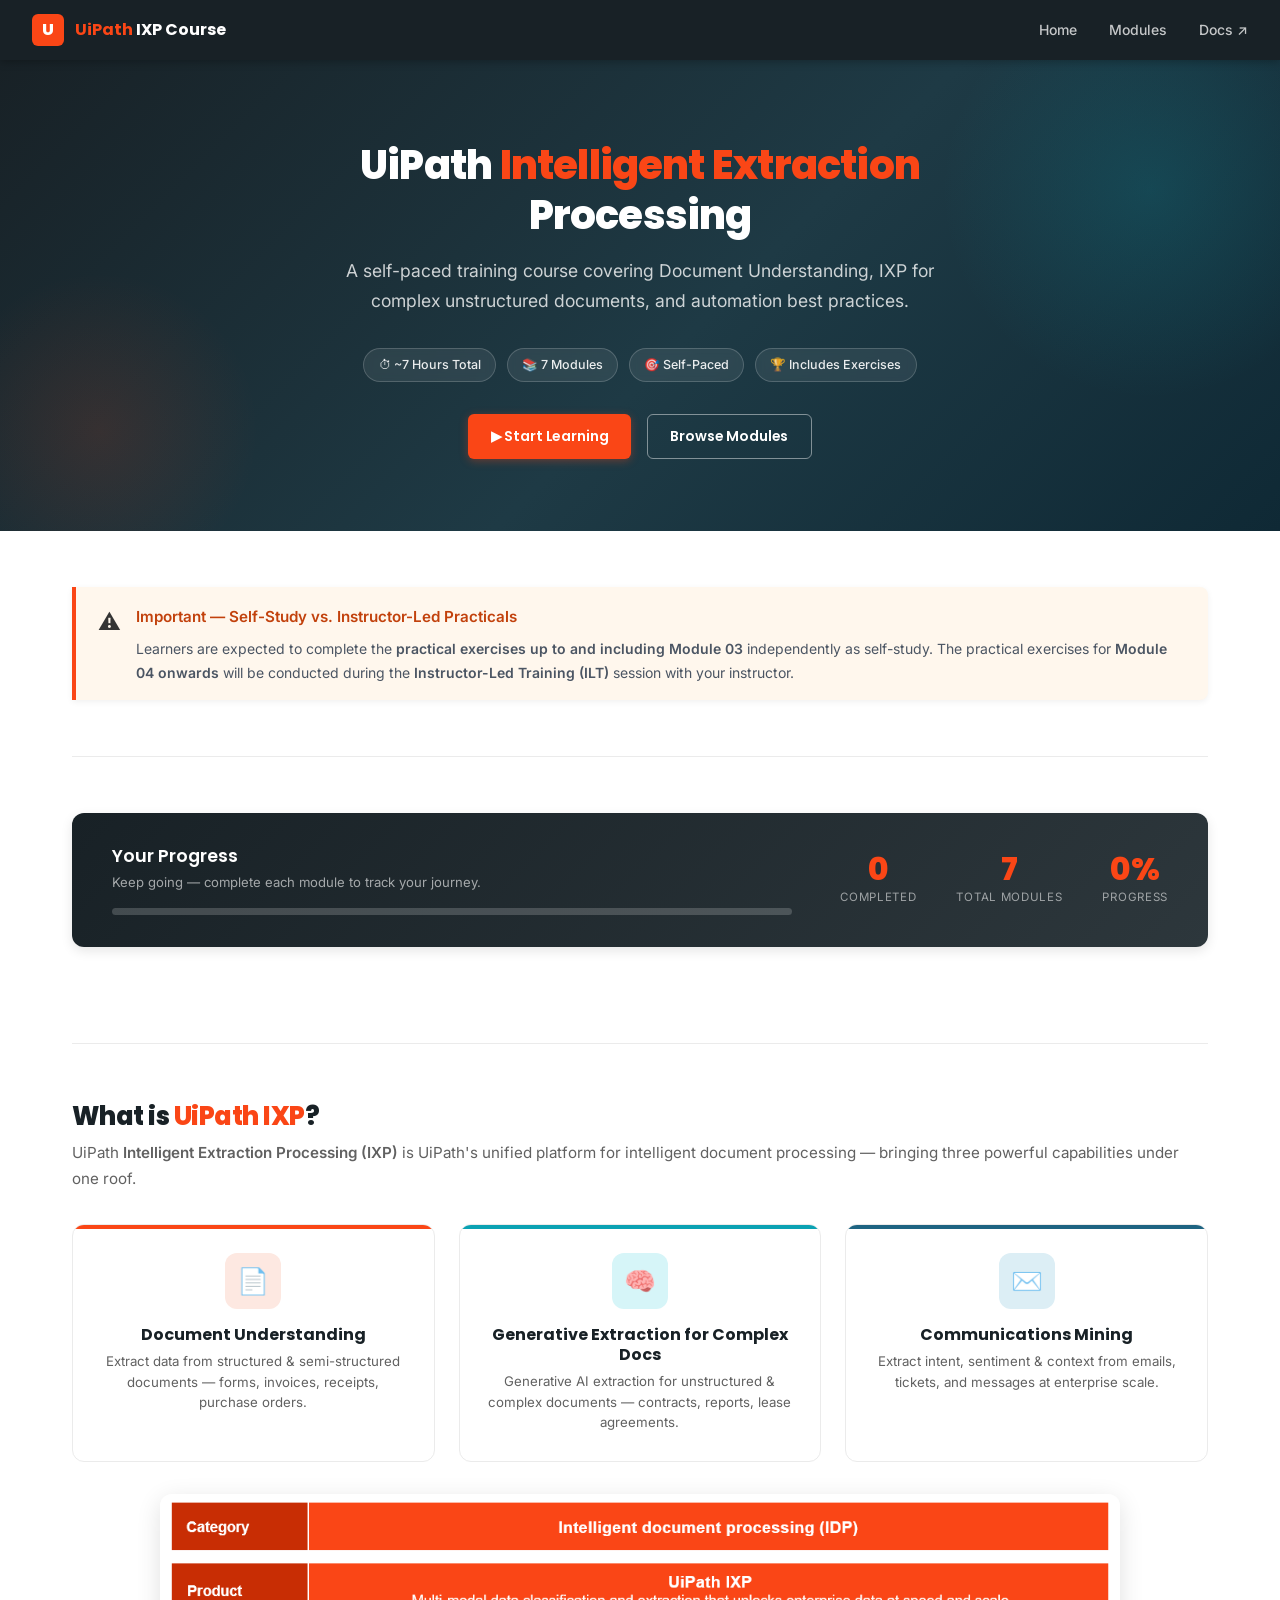
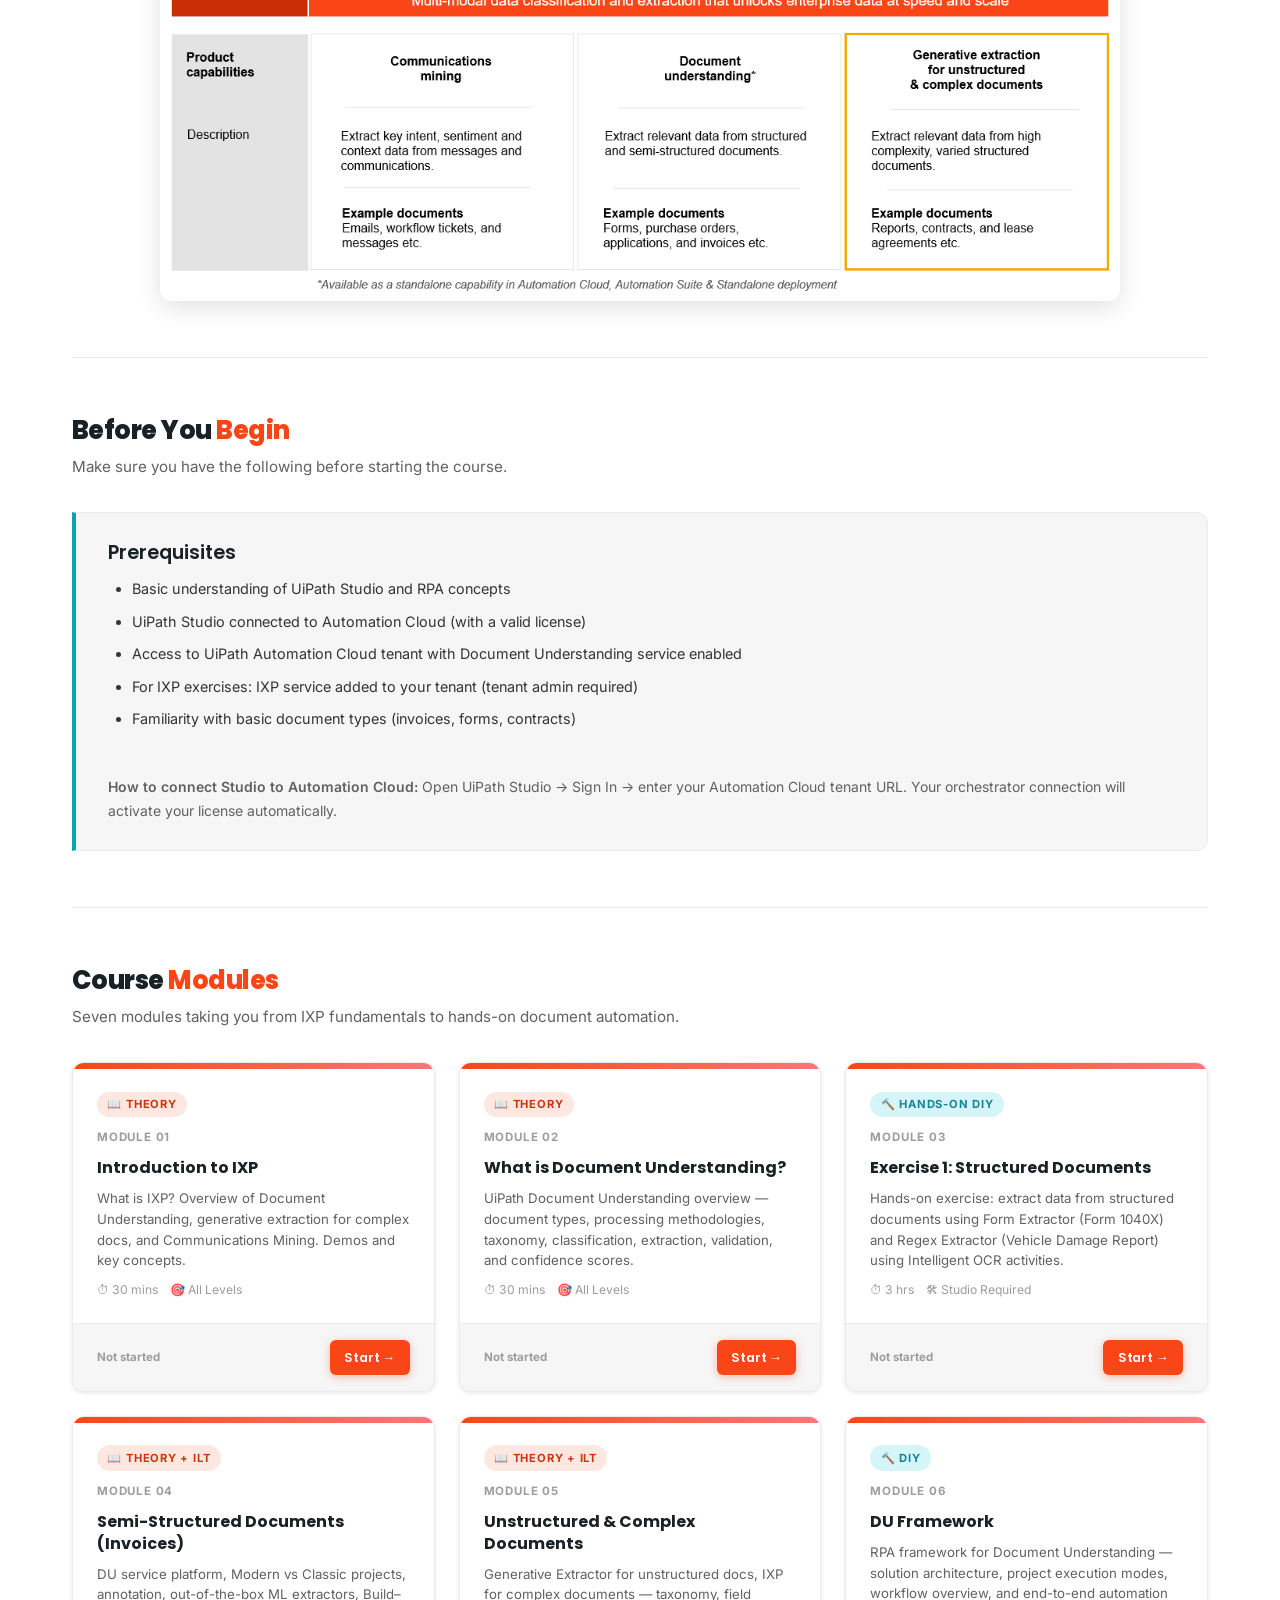
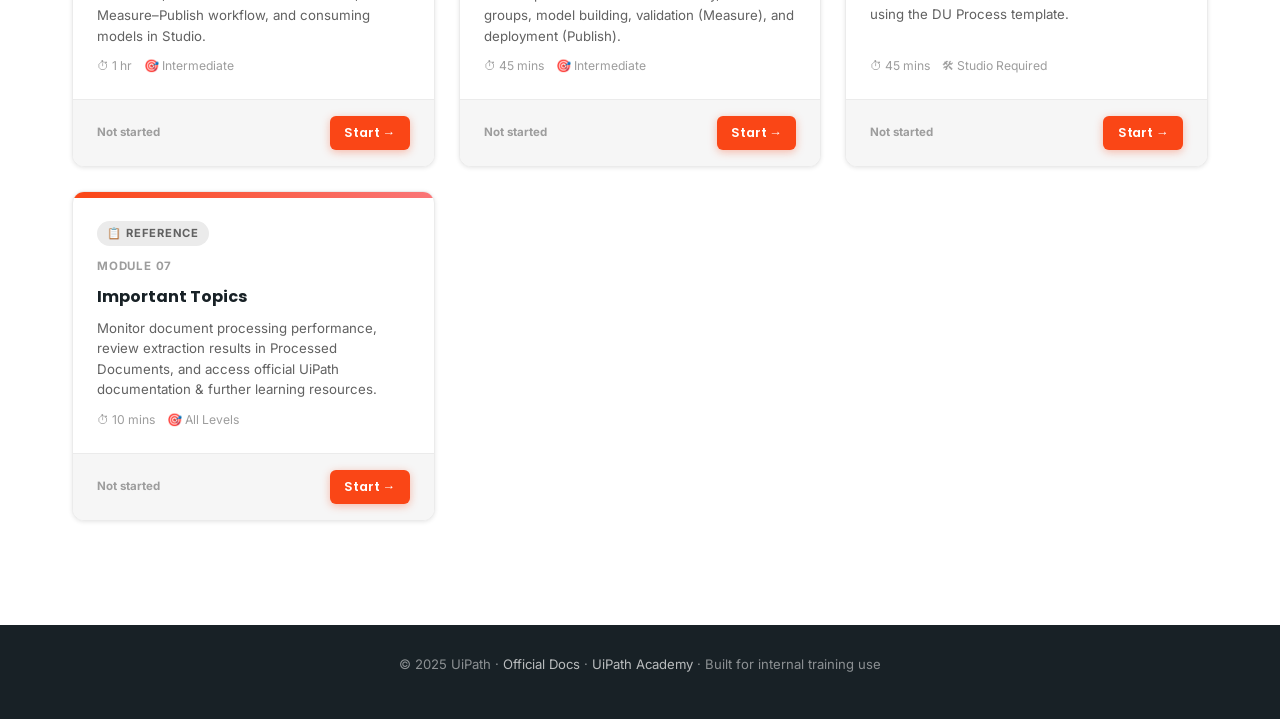
<file: index.html>
<!DOCTYPE html>
<html lang="en">
<head>
  <meta charset="UTF-8" />
  <meta name="viewport" content="width=device-width, initial-scale=1.0" />
  <title>IXP Self-Learning Course | UiPath</title>
  <link rel="stylesheet" href="./assets/css/main.css" />
</head>
<body>

<header class="site-header" role="banner">
  <a href="./index.html" class="logo" aria-label="IXP Course Home">
    <div class="logo-icon" aria-hidden="true">U</div>
    <span class="logo-text"><span>UiPath</span> IXP Course</span>
  </a>
  <nav aria-label="Site navigation">
    <a href="./index.html">Home</a>
    <a href="#modules">Modules</a>
    <a href="https://docs.uipath.com/document-understanding" target="_blank" rel="noopener">Docs ↗</a>
  </nav>
</header>

<!-- Hero -->
<section class="hero" role="banner">
  <h1>UiPath <span>Intelligent Extraction</span><br/>Processing</h1>
  <p>A self-paced training course covering Document Understanding, IXP for complex unstructured documents, and automation best practices.</p>
  <div class="hero-badges" aria-label="Course details">
    <span class="badge">⏱ ~7 Hours Total</span>
    <span class="badge">📚 7 Modules</span>
    <span class="badge">🎯 Self-Paced</span>
    <span class="badge">🏆 Includes Exercises</span>
  </div>
  <div class="hero-cta">
    <a href="./modules/module-01-introduction.html" class="btn btn-primary">▶ Start Learning</a>
    <a href="#modules" class="btn btn-outline">Browse Modules</a>
  </div>
</section>

<main class="container">

  <!-- ILT Note -->
  <section class="section" aria-label="Training note">
    <div style="background:#FFF7ED;border-left:4px solid #FA4616;border-radius:0 8px 8px 0;padding:1rem 1.4rem;display:flex;align-items:flex-start;gap:.9rem;box-shadow:0 2px 6px rgba(0,0,0,.06);">
      <span style="font-size:1.4rem;flex-shrink:0;">⚠️</span>
      <div>
        <strong style="color:#c2410c;font-size:.95rem;">Important — Self-Study vs. Instructor-Led Practicals</strong>
        <p style="margin:.4rem 0 0;font-size:.875rem;color:#4b5563;">Learners are expected to complete the <strong>practical exercises up to and including Module 03</strong> independently as self-study. The practical exercises for <strong>Module 04 onwards</strong> will be conducted during the <strong>Instructor-Led Training (ILT)</strong> session with your instructor.</p>
      </div>
    </div>
  </section>

  <!-- Progress Summary -->
  <section class="section" aria-label="Your progress">
    <div class="progress-summary">
      <div class="progress-summary-text">
        <h3>Your Progress</h3>
        <p>Keep going — complete each module to track your journey.</p>
        <div class="progress-bar-wrap" role="progressbar" aria-label="Course completion" aria-valuemin="0" aria-valuemax="100">
          <div class="progress-bar-fill" style="width:0%"></div>
        </div>
      </div>
      <div class="progress-numbers">
        <div class="stat"><div class="num" id="completed-count">0</div><div class="label">Completed</div></div>
        <div class="stat"><div class="num">7</div><div class="label">Total Modules</div></div>
        <div class="stat"><div class="num" id="progress-percent">0%</div><div class="label">Progress</div></div>
      </div>
    </div>
  </section>

  <!-- What is IXP -->
  <section class="section">
    <h2 class="section-title">What is <span>UiPath IXP</span>?</h2>
    <p class="section-subtitle">UiPath <strong>Intelligent Extraction Processing (IXP)</strong> is UiPath's unified platform for intelligent document processing — bringing three powerful capabilities under one roof.</p>
    <div class="feature-grid">
      <div class="feature-card feature-card--orange">
        <div class="icon-wrap">📄</div>
        <h4>Document Understanding</h4>
        <p>Extract data from structured &amp; semi-structured documents — forms, invoices, receipts, purchase orders.</p>
      </div>
      <div class="feature-card feature-card--teal">
        <div class="icon-wrap">🧠</div>
        <h4>Generative Extraction for Complex Docs</h4>
        <p>Generative AI extraction for unstructured &amp; complex documents — contracts, reports, lease agreements.</p>
      </div>
      <div class="feature-card feature-card--blue">
        <div class="icon-wrap">✉️</div>
        <h4>Communications Mining</h4>
        <p>Extract intent, sentiment &amp; context from emails, tickets, and messages at enterprise scale.</p>
      </div>
    </div>
    <div style="margin-top:2rem;">
      <img src="./assets/images/ixp-capabilities.png"
           alt="UiPath IXP Product Capabilities diagram"
           style="width:100%; max-width:960px; display:block; margin:0 auto; border-radius:12px; box-shadow:0 6px 24px rgba(0,0,0,.12);" />
    </div>
  </section>

  <!-- Prerequisites -->
  <section class="section">
    <h2 class="section-title">Before You <span>Begin</span></h2>
    <p class="section-subtitle">Make sure you have the following before starting the course.</p>
    <div class="prereq-box">
      <h3>Prerequisites</h3>
      <ul>
        <li>Basic understanding of UiPath Studio and RPA concepts</li>
        <li>UiPath Studio connected to Automation Cloud (with a valid license)</li>
        <li>Access to UiPath Automation Cloud tenant with Document Understanding service enabled</li>
        <li>For IXP exercises: IXP service added to your tenant (tenant admin required)</li>
        <li>Familiarity with basic document types (invoices, forms, contracts)</li>
      </ul>
      <br/>
      <p><strong>How to connect Studio to Automation Cloud:</strong> Open UiPath Studio → Sign In → enter your Automation Cloud tenant URL. Your orchestrator connection will activate your license automatically.</p>
    </div>
  </section>

  <!-- Modules -->
  <section class="section" id="modules">
    <h2 class="section-title">Course <span>Modules</span></h2>
    <p class="section-subtitle">Seven modules taking you from IXP fundamentals to hands-on document automation.</p>
    <div class="modules-grid">

      <article class="module-card" data-module="module-01">
        <div class="module-card__band"></div>
        <div class="module-card__body">
          <span class="module-card__tag">📖 Theory</span>
          <div class="module-card__number">Module 01</div>
          <div class="module-card__title">Introduction to IXP</div>
          <div class="module-card__desc">What is IXP? Overview of Document Understanding, generative extraction for complex docs, and Communications Mining. Demos and key concepts.</div>
          <div class="module-card__meta">
            <span>⏱ 30 mins</span><span>🎯 All Levels</span>
          </div>
        </div>
        <div class="module-card__footer">
          <span class="module-card__status module-card__status--not-started">● Not started</span>
          <a href="./modules/module-01-introduction.html" class="btn btn-primary btn-sm">Start →</a>
        </div>
      </article>

      <article class="module-card" data-module="module-02">
        <div class="module-card__band"></div>
        <div class="module-card__body">
          <span class="module-card__tag">📖 Theory</span>
          <div class="module-card__number">Module 02</div>
          <div class="module-card__title">What is Document Understanding?</div>
          <div class="module-card__desc">UiPath Document Understanding overview — document types, processing methodologies, taxonomy, classification, extraction, validation, and confidence scores.</div>
          <div class="module-card__meta">
            <span>⏱ 30 mins</span><span>🎯 All Levels</span>
          </div>
        </div>
        <div class="module-card__footer">
          <span class="module-card__status module-card__status--not-started">● Not started</span>
          <a href="./modules/module-02-document-understanding.html" class="btn btn-primary btn-sm">Start →</a>
        </div>
      </article>

      <article class="module-card" data-module="module-03">
        <div class="module-card__band"></div>
        <div class="module-card__body">
          <span class="module-card__tag module-card__tag--teal">🔨 Hands-on DIY</span>
          <div class="module-card__number">Module 03</div>
          <div class="module-card__title">Exercise 1: Structured Documents</div>
          <div class="module-card__desc">Hands-on exercise: extract data from structured documents using Form Extractor (Form 1040X) and Regex Extractor (Vehicle Damage Report) using Intelligent OCR activities.</div>
          <div class="module-card__meta">
            <span>⏱ 3 hrs</span><span>🛠 Studio Required</span>
          </div>
        </div>
        <div class="module-card__footer">
          <span class="module-card__status module-card__status--not-started">● Not started</span>
          <a href="./modules/module-03-structured-docs.html" class="btn btn-primary btn-sm">Start →</a>
        </div>
      </article>

      <article class="module-card" data-module="module-04">
        <div class="module-card__band"></div>
        <div class="module-card__body">
          <span class="module-card__tag">📖 Theory + ILT</span>
          <div class="module-card__number">Module 04</div>
          <div class="module-card__title">Semi-Structured Documents (Invoices)</div>
          <div class="module-card__desc">DU service platform, Modern vs Classic projects, annotation, out-of-the-box ML extractors, Build–Measure–Publish workflow, and consuming models in Studio.</div>
          <div class="module-card__meta">
            <span>⏱ 1 hr</span><span>🎯 Intermediate</span>
          </div>
        </div>
        <div class="module-card__footer">
          <span class="module-card__status module-card__status--not-started">● Not started</span>
          <a href="./modules/module-04-semistructured-docs.html" class="btn btn-primary btn-sm">Start →</a>
        </div>
      </article>

      <article class="module-card" data-module="module-05">
        <div class="module-card__band"></div>
        <div class="module-card__body">
          <span class="module-card__tag">📖 Theory + ILT</span>
          <div class="module-card__number">Module 05</div>
          <div class="module-card__title">Unstructured &amp; Complex Documents</div>
          <div class="module-card__desc">Generative Extractor for unstructured docs, IXP for complex documents — taxonomy, field groups, model building, validation (Measure), and deployment (Publish).</div>
          <div class="module-card__meta">
            <span>⏱ 45 mins</span><span>🎯 Intermediate</span>
          </div>
        </div>
        <div class="module-card__footer">
          <span class="module-card__status module-card__status--not-started">● Not started</span>
          <a href="./modules/module-05-unstructured-complex.html" class="btn btn-primary btn-sm">Start →</a>
        </div>
      </article>

      <article class="module-card" data-module="module-06">
        <div class="module-card__band"></div>
        <div class="module-card__body">
          <span class="module-card__tag module-card__tag--teal">🔨 DIY</span>
          <div class="module-card__number">Module 06</div>
          <div class="module-card__title">DU Framework</div>
          <div class="module-card__desc">RPA framework for Document Understanding — solution architecture, project execution modes, workflow overview, and end-to-end automation using the DU Process template.</div>
          <div class="module-card__meta">
            <span>⏱ 45 mins</span><span>🛠 Studio Required</span>
          </div>
        </div>
        <div class="module-card__footer">
          <span class="module-card__status module-card__status--not-started">● Not started</span>
          <a href="./modules/module-06-du-framework.html" class="btn btn-primary btn-sm">Start →</a>
        </div>
      </article>

      <article class="module-card" data-module="module-07">
        <div class="module-card__band"></div>
        <div class="module-card__body">
          <span class="module-card__tag module-card__tag--gray">📋 Reference</span>
          <div class="module-card__number">Module 07</div>
          <div class="module-card__title">Important Topics</div>
          <div class="module-card__desc">Monitor document processing performance, review extraction results in Processed Documents, and access official UiPath documentation &amp; further learning resources.</div>
          <div class="module-card__meta">
            <span>⏱ 10 mins</span><span>🎯 All Levels</span>
          </div>
        </div>
        <div class="module-card__footer">
          <span class="module-card__status module-card__status--not-started">● Not started</span>
          <a href="./modules/module-07-miscellaneous.html" class="btn btn-primary btn-sm">Start →</a>
        </div>
      </article>

    </div>
  </section>

</main>

<footer class="site-footer" role="contentinfo">
  <p>© 2025 UiPath · <a href="https://docs.uipath.com/document-understanding" target="_blank" rel="noopener">Official Docs</a> · <a href="https://academy.uipath.com" target="_blank" rel="noopener">UiPath Academy</a> · Built for internal training use</p>
</footer>

<script src="./assets/js/progress.js"></script>
</body>
</html>
</file>
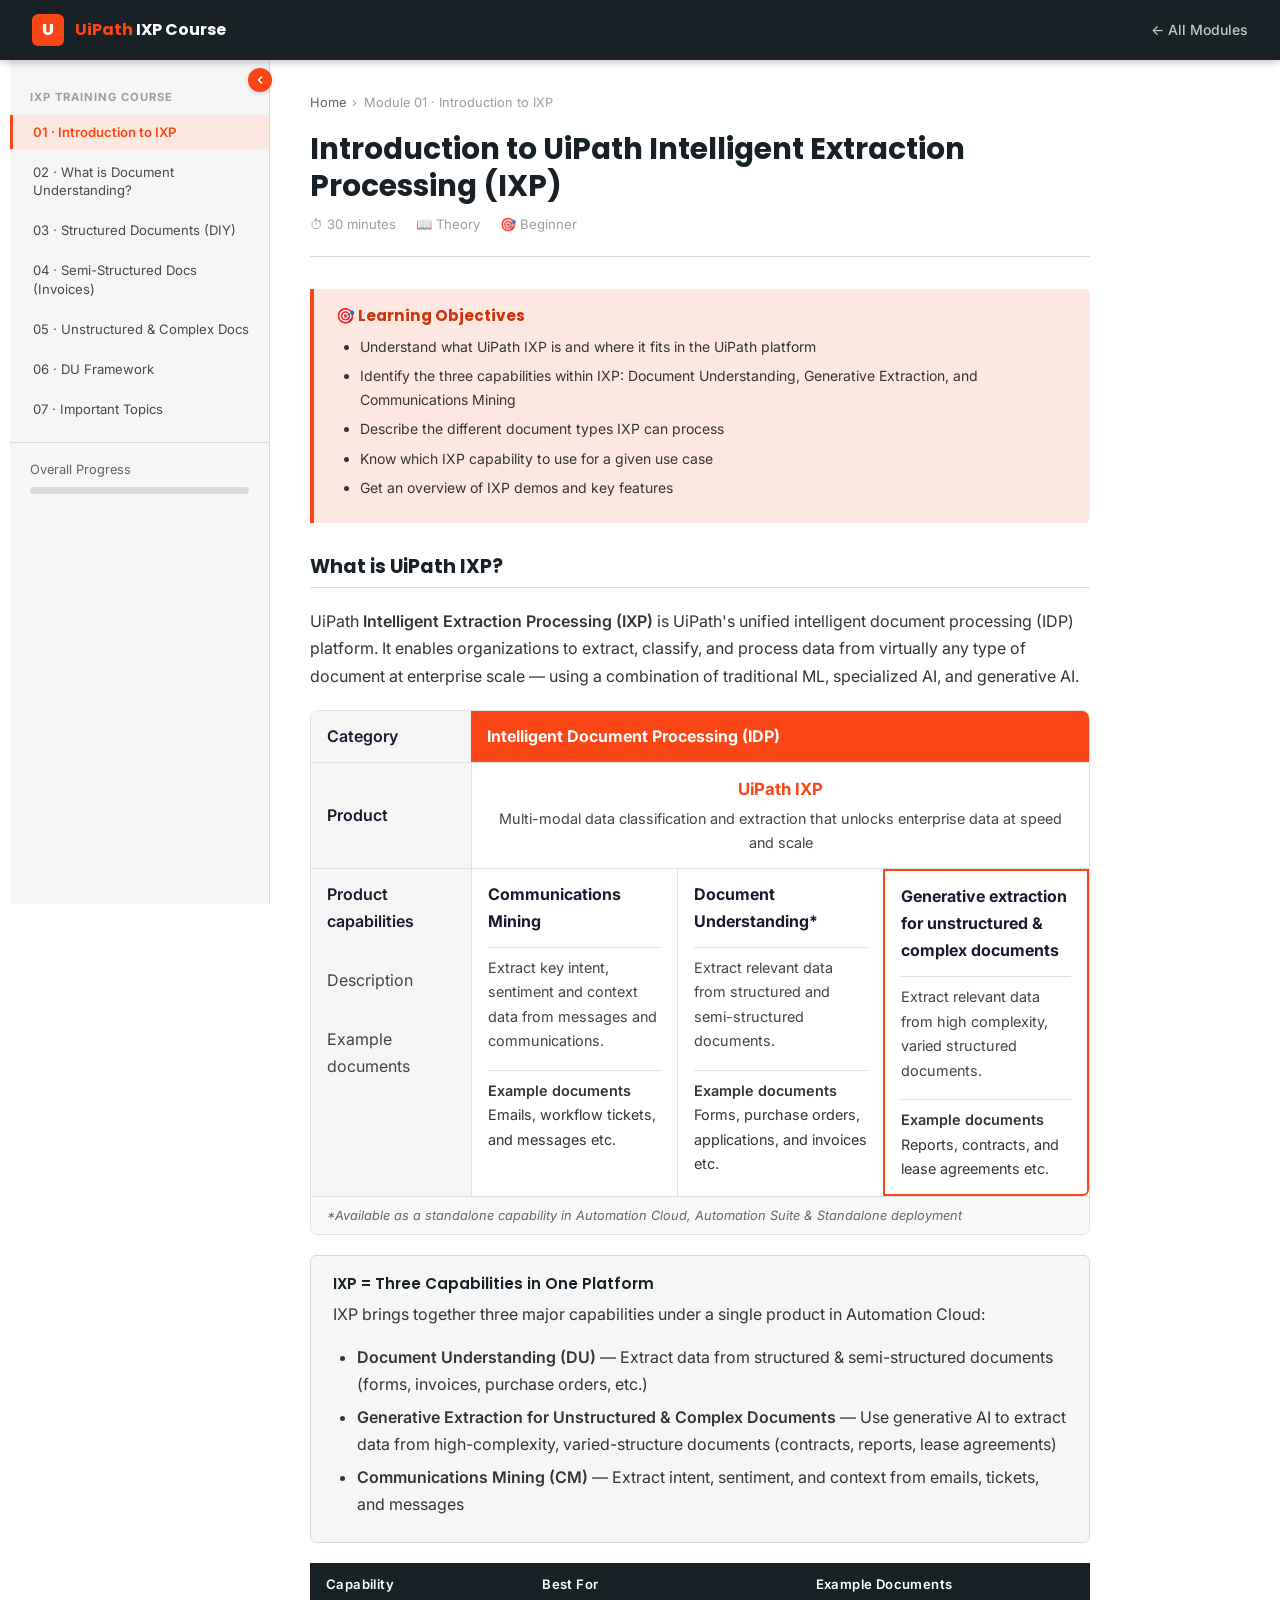
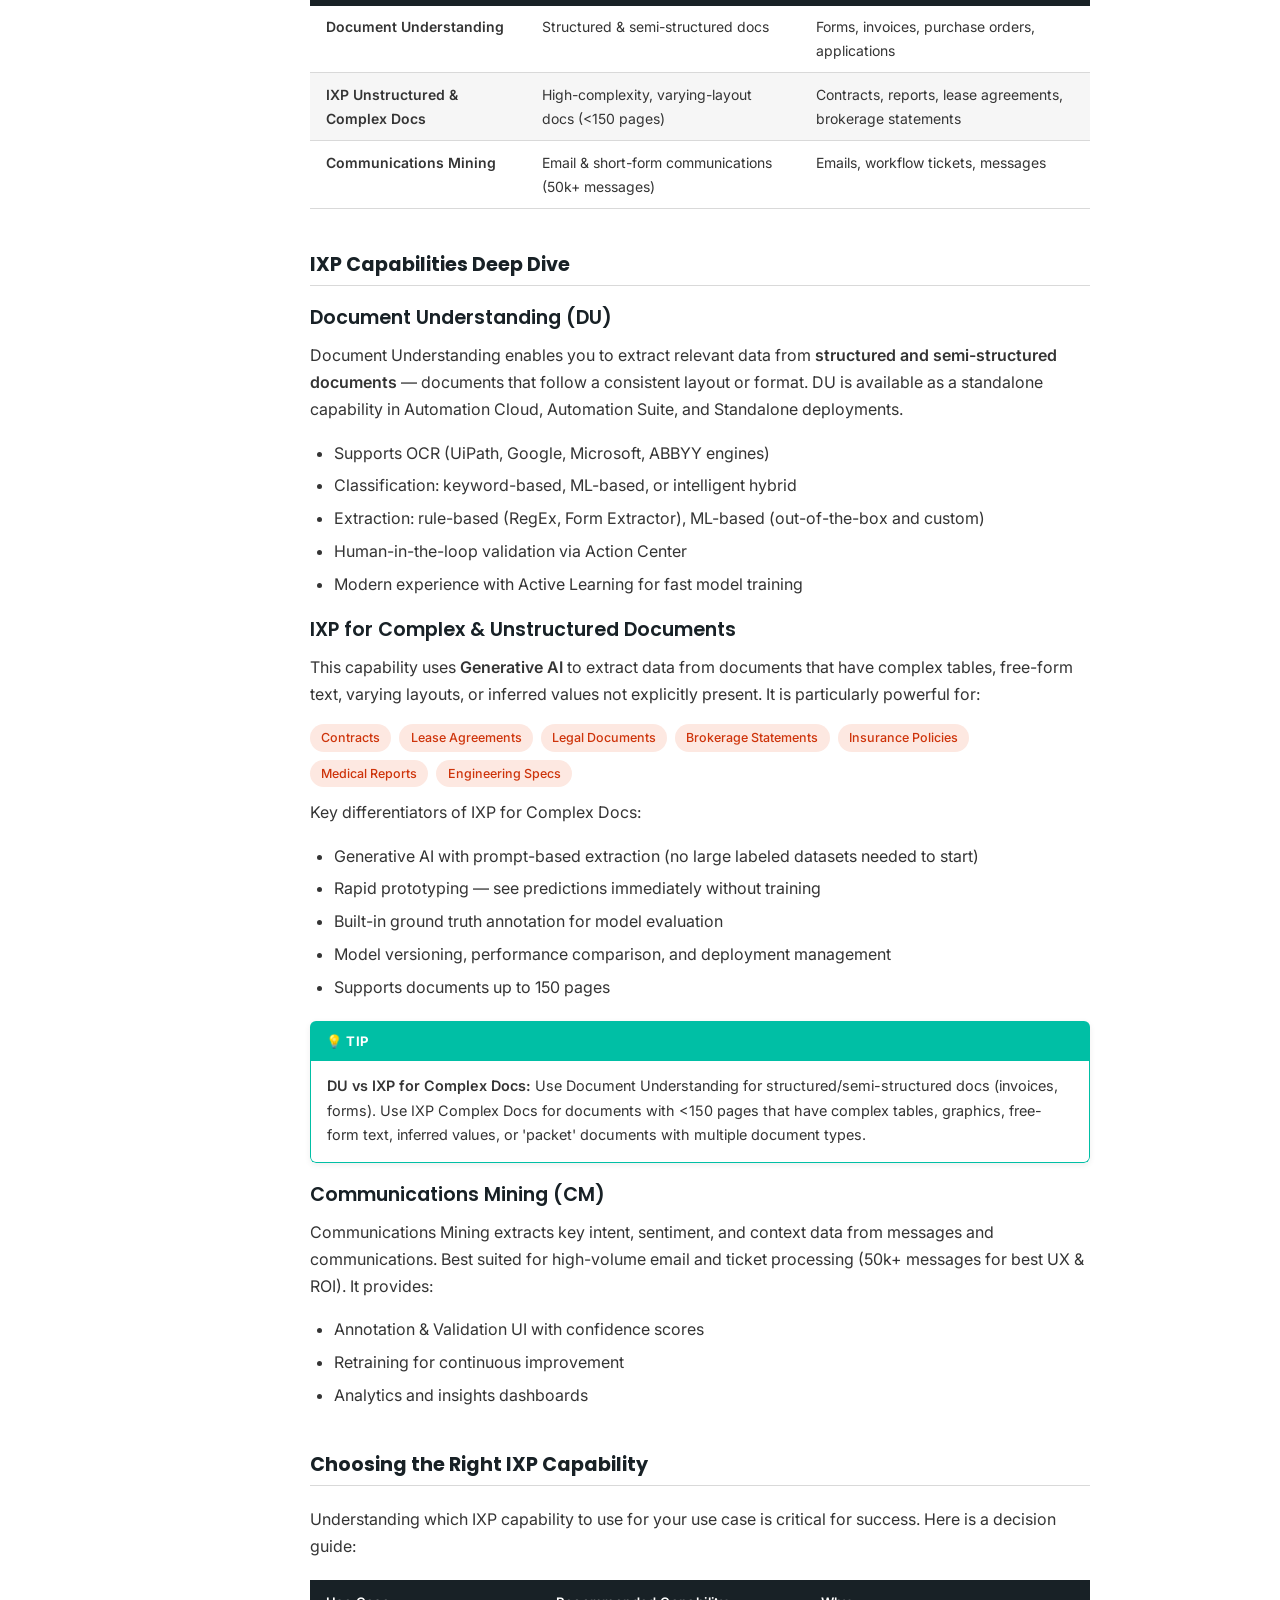
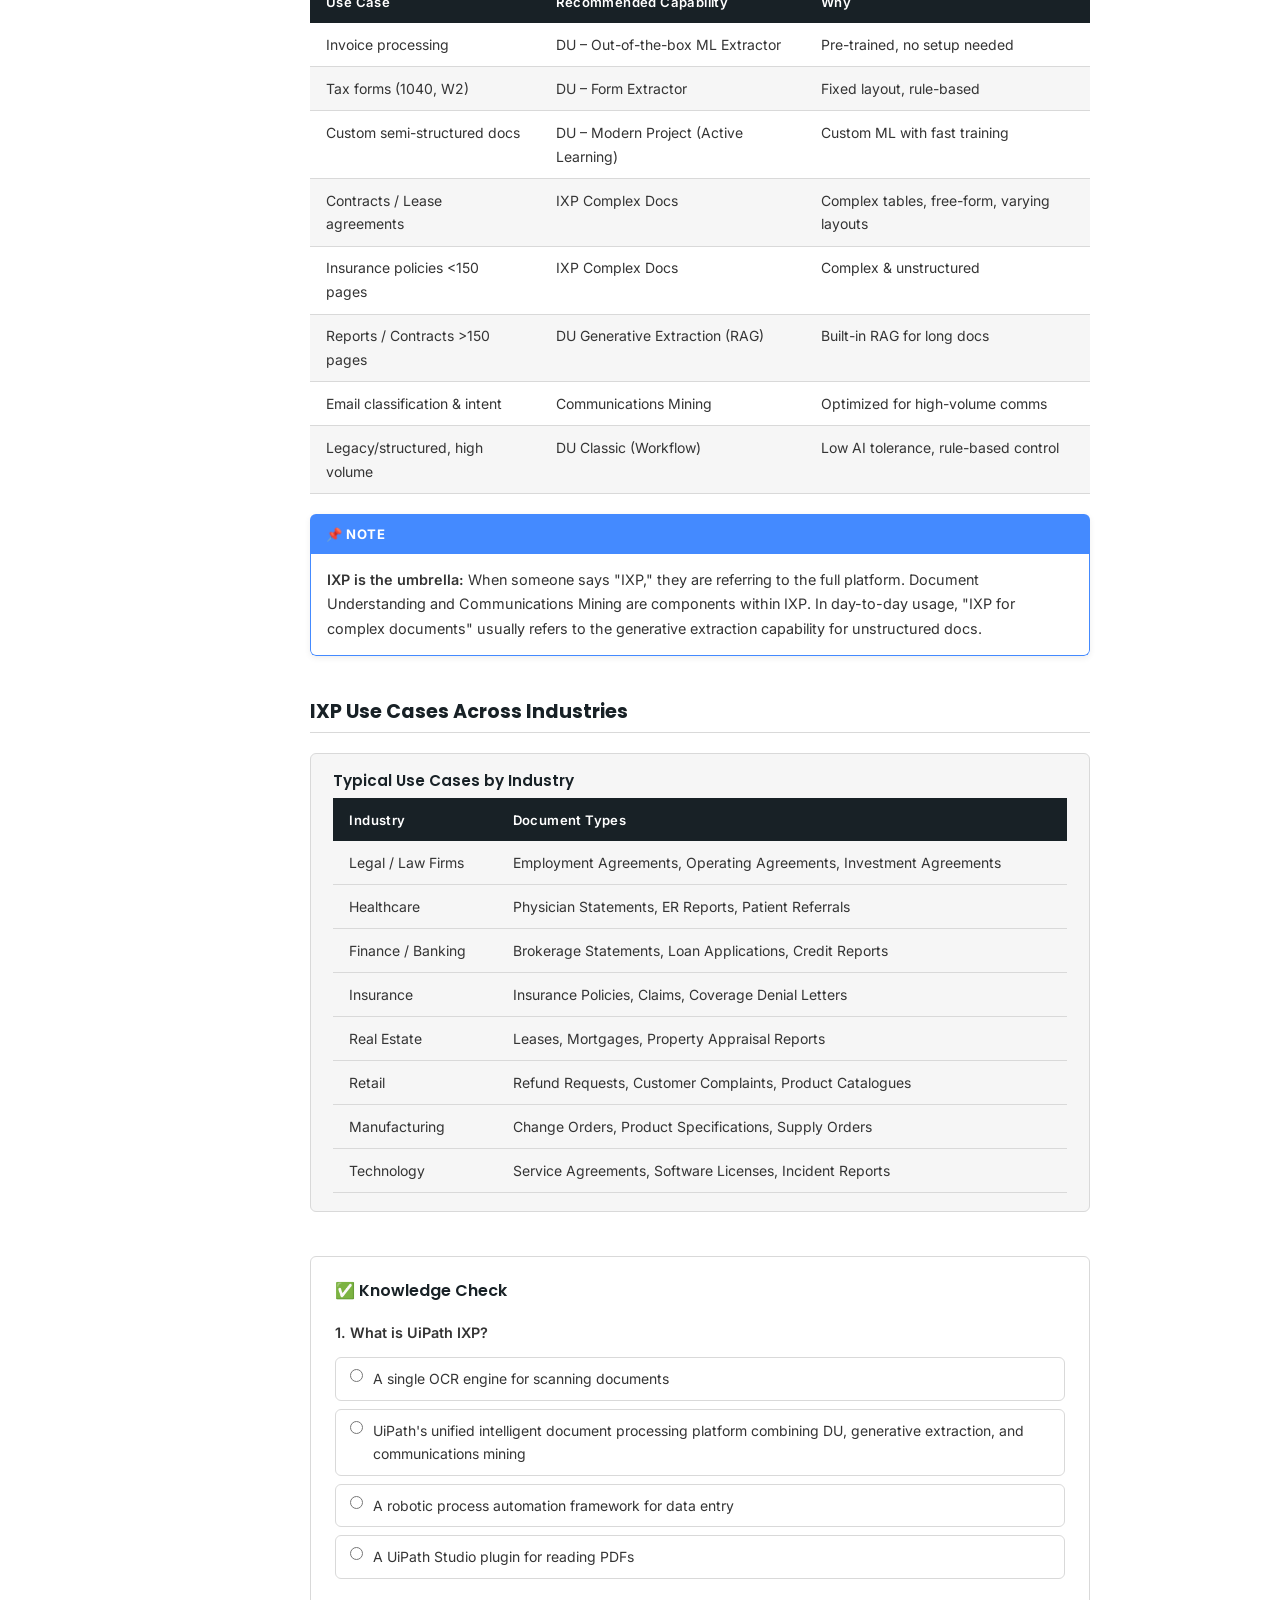
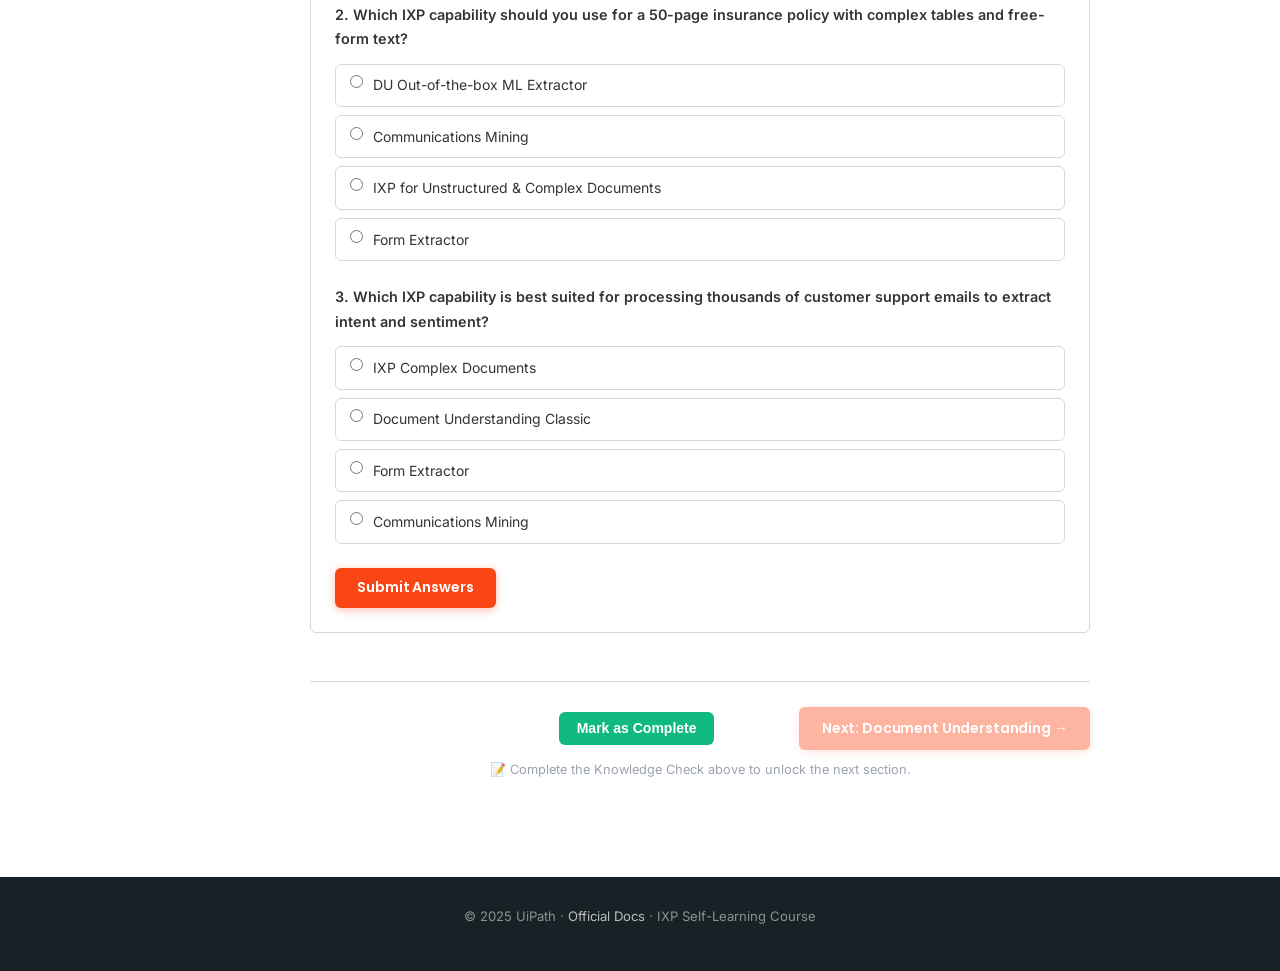
<file: modules/module-01-introduction.html>
﻿<!DOCTYPE html>
<html lang="en">
<head>
  <meta charset="UTF-8" />
  <meta name="viewport" content="width=device-width, initial-scale=1.0" />
  <title>Module 01 – Introduction to IXP | UiPath Course</title>
  <link rel="stylesheet" href="../assets/css/main.css" />
  <link rel="stylesheet" href="../assets/css/course.css?v=2" />
</head>
<body>

<header class="site-header" role="banner">
  <a href="../index.html" class="logo" aria-label="IXP Course Home">
    <div class="logo-icon" aria-hidden="true">U</div>
    <span class="logo-text"><span>UiPath</span> IXP Course</span>
  </a>
  <nav aria-label="Site navigation">
    <a href="../index.html">← All Modules</a>
  </nav>
</header>

<div class="course-layout">

  <!-- Sidebar -->
  <aside class="course-sidebar" aria-label="Course navigation">
    <nav class="sidebar-nav" aria-label="Module list">
      <div class="sidebar-nav__title">IXP Training Course</div>
      <ul class="sidebar-nav__list">
        <li><a href="module-01-introduction.html" data-module="module-01" class="active">01 · Introduction to IXP</a></li>
        <li><a href="module-02-document-understanding.html" data-module="module-02">02 · What is Document Understanding?</a></li>
        <li><a href="module-03-structured-docs.html" data-module="module-03">03 · Structured Documents (DIY)</a></li>
        <li><a href="module-04-semistructured-docs.html" data-module="module-04">04 · Semi-Structured Docs (Invoices)</a></li>
        <li><a href="module-05-unstructured-complex.html" data-module="module-05">05 · Unstructured &amp; Complex Docs</a></li>
        <li><a href="module-06-du-framework.html" data-module="module-06">06 · DU Framework</a></li>
        <li><a href="module-07-miscellaneous.html" data-module="module-07">07 · Important Topics</a></li>
      </ul>
    </nav>
    <div class="sidebar-progress">
      <div class="label">Overall Progress</div>
      <div class="progress-bar-wrap" style="margin-top:6px;" role="progressbar" aria-label="Course progress">
        <div class="progress-bar-fill" style="width:0%"></div>
      </div>
    </div>
  </aside>

  <!-- Main Content -->
  <main class="course-content" id="main-content">

    <nav class="breadcrumb" aria-label="Breadcrumb">
      <a href="../index.html">Home</a> <span aria-hidden="true">›</span> <span>Module 01 · Introduction to IXP</span>
    </nav>
    <div class="page-header">
      <h1>Introduction to UiPath Intelligent Extraction Processing (IXP)</h1>
      <div class="page-header__meta">
        <span>⏱ 30 minutes</span>
        <span>📖 Theory</span>
        <span>🎯 Beginner</span>
      </div>
    </div>

    <!-- Learning Objectives -->
    <div class="objectives-box" role="region" aria-label="Learning objectives">
      <h3>🎯 Learning Objectives</h3>
      <ul>
        <li>Understand what UiPath IXP is and where it fits in the UiPath platform</li>
        <li>Identify the three capabilities within IXP: Document Understanding, Generative Extraction, and Communications Mining</li>
        <li>Describe the different document types IXP can process</li>
        <li>Know which IXP capability to use for a given use case</li>
        <li>Get an overview of IXP demos and key features</li>
      </ul>
    </div>

    <!-- Lesson 1 -->
    <section class="lesson" aria-label="Lesson 1">
      <h2 class="lesson-title">What is UiPath IXP?</h2>

      <p>UiPath <strong>Intelligent Extraction Processing (IXP)</strong> is UiPath's unified intelligent document processing (IDP) platform. It enables organizations to extract, classify, and process data from virtually any type of document at enterprise scale — using a combination of traditional ML, specialized AI, and generative AI.</p>

      <!-- IXP Slide: Product Capabilities -->
      <div style="border:1px solid #e0e0e0;border-radius:8px;overflow:hidden;margin:1.25rem 0;">

        <!-- Category row -->
        <div style="display:grid;grid-template-columns:160px 1fr;">
          <div style="background:#f5f5f5;padding:.75rem 1rem;font-weight:600;color:#1A1A2E;display:flex;align-items:center;">Category</div>
          <div style="background:#FA4616;padding:.75rem 1rem;font-weight:700;color:#fff;display:flex;align-items:center;">Intelligent Document Processing (IDP)</div>
        </div>

        <!-- Product row -->
        <div style="display:grid;grid-template-columns:160px 1fr;border-top:1px solid #e0e0e0;">
          <div style="background:#f5f5f5;padding:.75rem 1rem;font-weight:600;color:#1A1A2E;display:flex;align-items:center;">Product</div>
          <div style="background:#fff;padding:.75rem 1rem;border-left:1px solid #e0e0e0;text-align:center;">
            <div style="font-weight:700;color:#FA4616;font-size:1.05rem;">UiPath IXP</div>
            <div style="color:#444;font-size:.9rem;margin-top:.2rem;">Multi-modal data classification and extraction that unlocks enterprise data at speed and scale</div>
          </div>
        </div>

        <!-- Capabilities row -->
        <div style="display:grid;grid-template-columns:160px 1fr 1fr 1fr;border-top:1px solid #e0e0e0;">

          <!-- Row labels -->
          <div style="background:#f5f5f5;padding:.75rem 1rem;">
            <div style="font-weight:600;color:#1A1A2E;margin-bottom:2rem;">Product capabilities</div>
            <div style="color:#444;">Description</div>
            <div style="color:#444;margin-top:2rem;">Example documents</div>
          </div>

          <!-- Communications Mining -->
          <div style="padding:.75rem 1rem;border-left:1px solid #e0e0e0;">
            <div style="font-weight:700;color:#1A1A2E;margin-bottom:.75rem;min-height:3rem;">Communications Mining</div>
            <hr style="border:none;border-top:1px solid #e0e0e0;margin:.5rem 0;" />
            <div style="color:#444;font-size:.9rem;margin-bottom:1rem;">Extract key intent, sentiment and context data from messages and communications.</div>
            <hr style="border:none;border-top:1px solid #e0e0e0;margin:.5rem 0;" />
            <div style="font-size:.9rem;"><strong>Example documents</strong><br/>Emails, workflow tickets, and messages etc.</div>
          </div>

          <!-- Document Understanding -->
          <div style="padding:.75rem 1rem;border-left:1px solid #e0e0e0;">
            <div style="font-weight:700;color:#1A1A2E;margin-bottom:.75rem;min-height:3rem;">Document Understanding*</div>
            <hr style="border:none;border-top:1px solid #e0e0e0;margin:.5rem 0;" />
            <div style="color:#444;font-size:.9rem;margin-bottom:1rem;">Extract relevant data from structured and semi-structured documents.</div>
            <hr style="border:none;border-top:1px solid #e0e0e0;margin:.5rem 0;" />
            <div style="font-size:.9rem;"><strong>Example documents</strong><br/>Forms, purchase orders, applications, and invoices etc.</div>
          </div>

          <!-- Generative Extraction -->
          <div style="padding:.75rem 1rem;border:2px solid #FA4616;border-radius:0 0 6px 0;">
            <div style="font-weight:700;color:#1A1A2E;margin-bottom:.75rem;min-height:3rem;">Generative extraction for unstructured &amp; complex documents</div>
            <hr style="border:none;border-top:1px solid #e0e0e0;margin:.5rem 0;" />
            <div style="color:#444;font-size:.9rem;margin-bottom:1rem;">Extract relevant data from high complexity, varied structured documents.</div>
            <hr style="border:none;border-top:1px solid #e0e0e0;margin:.5rem 0;" />
            <div style="font-size:.9rem;"><strong>Example documents</strong><br/>Reports, contracts, and lease agreements etc.</div>
          </div>

        </div>

        <!-- Footnote -->
        <div style="padding:.5rem 1rem;background:#f9f9f9;border-top:1px solid #e0e0e0;font-size:.8rem;color:#666;font-style:italic;">
          *Available as a standalone capability in Automation Cloud, Automation Suite &amp; Standalone deployment
        </div>
      </div>

      <div class="info-card">
        <h4>IXP = Three Capabilities in One Platform</h4>
        <p>IXP brings together three major capabilities under a single product in Automation Cloud:</p>
        <ul>
          <li><strong>Document Understanding (DU)</strong> — Extract data from structured &amp; semi-structured documents (forms, invoices, purchase orders, etc.)</li>
          <li><strong>Generative Extraction for Unstructured &amp; Complex Documents</strong> — Use generative AI to extract data from high-complexity, varied-structure documents (contracts, reports, lease agreements)</li>
          <li><strong>Communications Mining (CM)</strong> — Extract intent, sentiment, and context from emails, tickets, and messages</li>
        </ul>
      </div>

      <table class="comparison-table" aria-label="IXP capabilities comparison">
        <thead>
          <tr><th>Capability</th><th>Best For</th><th>Example Documents</th></tr>
        </thead>
        <tbody>
          <tr><td><strong>Document Understanding</strong></td><td>Structured &amp; semi-structured docs</td><td>Forms, invoices, purchase orders, applications</td></tr>
          <tr><td><strong>IXP Unstructured &amp; Complex Docs</strong></td><td>High-complexity, varying-layout docs (&lt;150 pages)</td><td>Contracts, reports, lease agreements, brokerage statements</td></tr>
          <tr><td><strong>Communications Mining</strong></td><td>Email &amp; short-form communications (50k+ messages)</td><td>Emails, workflow tickets, messages</td></tr>
        </tbody>
      </table>
    </section>

    <!-- Lesson 2 -->
    <section class="lesson" aria-label="Lesson 2">
      <h2 class="lesson-title">IXP Capabilities Deep Dive</h2>

      <h3 style="margin-bottom:.75rem;">Document Understanding (DU)</h3>
      <p>Document Understanding enables you to extract relevant data from <strong>structured and semi-structured documents</strong> — documents that follow a consistent layout or format. DU is available as a standalone capability in Automation Cloud, Automation Suite, and Standalone deployments.</p>
      <ul>
        <li>Supports OCR (UiPath, Google, Microsoft, ABBYY engines)</li>
        <li>Classification: keyword-based, ML-based, or intelligent hybrid</li>
        <li>Extraction: rule-based (RegEx, Form Extractor), ML-based (out-of-the-box and custom)</li>
        <li>Human-in-the-loop validation via Action Center</li>
        <li>Modern experience with Active Learning for fast model training</li>
      </ul>

      <h3 style="margin:1.25rem 0 .75rem;">IXP for Complex &amp; Unstructured Documents</h3>
      <p>This capability uses <strong>Generative AI</strong> to extract data from documents that have complex tables, free-form text, varying layouts, or inferred values not explicitly present. It is particularly powerful for:</p>
      <div class="tag-list">
        <span class="tag tag--orange">Contracts</span>
        <span class="tag tag--orange">Lease Agreements</span>
        <span class="tag tag--orange">Legal Documents</span>
        <span class="tag tag--orange">Brokerage Statements</span>
        <span class="tag tag--orange">Insurance Policies</span>
        <span class="tag tag--orange">Medical Reports</span>
        <span class="tag tag--orange">Engineering Specs</span>
      </div>
      <p style="margin-top:.75rem;">Key differentiators of IXP for Complex Docs:</p>
      <ul>
        <li>Generative AI with prompt-based extraction (no large labeled datasets needed to start)</li>
        <li>Rapid prototyping — see predictions immediately without training</li>
        <li>Built-in ground truth annotation for model evaluation</li>
        <li>Model versioning, performance comparison, and deployment management</li>
        <li>Supports documents up to 150 pages</li>
      </ul>

      <div class="admonition admonition--tip">
        <div class="admonition-title">💡 Tip</div>
        <div class="admonition-body"><strong>DU vs IXP for Complex Docs:</strong> Use Document Understanding for structured/semi-structured docs (invoices, forms). Use IXP Complex Docs for documents with &lt;150 pages that have complex tables, graphics, free-form text, inferred values, or 'packet' documents with multiple document types.</div>
      </div>

      <h3 style="margin:1.25rem 0 .75rem;">Communications Mining (CM)</h3>
      <p>Communications Mining extracts key intent, sentiment, and context data from messages and communications. Best suited for high-volume email and ticket processing (50k+ messages for best UX &amp; ROI). It provides:</p>
      <ul>
        <li>Annotation &amp; Validation UI with confidence scores</li>
        <li>Retraining for continuous improvement</li>
        <li>Analytics and insights dashboards</li>
      </ul>
    </section>

    <!-- Lesson 3 -->
    <section class="lesson" aria-label="Lesson 3">
      <h2 class="lesson-title">Choosing the Right IXP Capability</h2>

      <p>Understanding which IXP capability to use for your use case is critical for success. Here is a decision guide:</p>

      <table class="comparison-table" aria-label="Decision guide for IXP capability selection">
        <thead>
          <tr><th>Use Case</th><th>Recommended Capability</th><th>Why</th></tr>
        </thead>
        <tbody>
          <tr><td>Invoice processing</td><td>DU – Out-of-the-box ML Extractor</td><td>Pre-trained, no setup needed</td></tr>
          <tr><td>Tax forms (1040, W2)</td><td>DU – Form Extractor</td><td>Fixed layout, rule-based</td></tr>
          <tr><td>Custom semi-structured docs</td><td>DU – Modern Project (Active Learning)</td><td>Custom ML with fast training</td></tr>
          <tr><td>Contracts / Lease agreements</td><td>IXP Complex Docs</td><td>Complex tables, free-form, varying layouts</td></tr>
          <tr><td>Insurance policies &lt;150 pages</td><td>IXP Complex Docs</td><td>Complex &amp; unstructured</td></tr>
          <tr><td>Reports / Contracts &gt;150 pages</td><td>DU Generative Extraction (RAG)</td><td>Built-in RAG for long docs</td></tr>
          <tr><td>Email classification &amp; intent</td><td>Communications Mining</td><td>Optimized for high-volume comms</td></tr>
          <tr><td>Legacy/structured, high volume</td><td>DU Classic (Workflow)</td><td>Low AI tolerance, rule-based control</td></tr>
        </tbody>
      </table>

      <div class="admonition admonition--note">
        <div class="admonition-title">📌 Note</div>
        <div class="admonition-body"><strong>IXP is the umbrella:</strong> When someone says "IXP," they are referring to the full platform. Document Understanding and Communications Mining are components within IXP. In day-to-day usage, "IXP for complex documents" usually refers to the generative extraction capability for unstructured docs.</div>
      </div>
    </section>

    <!-- Lesson 4 -->
    <section class="lesson" aria-label="Lesson 4">
      <h2 class="lesson-title">IXP Use Cases Across Industries</h2>

      <div class="info-card">
        <h4>Typical Use Cases by Industry</h4>
        <table class="comparison-table" style="margin:0;">
          <thead><tr><th>Industry</th><th>Document Types</th></tr></thead>
          <tbody>
            <tr><td>Legal / Law Firms</td><td>Employment Agreements, Operating Agreements, Investment Agreements</td></tr>
            <tr><td>Healthcare</td><td>Physician Statements, ER Reports, Patient Referrals</td></tr>
            <tr><td>Finance / Banking</td><td>Brokerage Statements, Loan Applications, Credit Reports</td></tr>
            <tr><td>Insurance</td><td>Insurance Policies, Claims, Coverage Denial Letters</td></tr>
            <tr><td>Real Estate</td><td>Leases, Mortgages, Property Appraisal Reports</td></tr>
            <tr><td>Retail</td><td>Refund Requests, Customer Complaints, Product Catalogues</td></tr>
            <tr><td>Manufacturing</td><td>Change Orders, Product Specifications, Supply Orders</td></tr>
            <tr><td>Technology</td><td>Service Agreements, Software Licenses, Incident Reports</td></tr>
          </tbody>
        </table>
      </div>
    </section>

    <!-- Knowledge Check -->
    <section class="quiz-section" id="quiz-01" aria-label="Knowledge check">
      <h3>✅ Knowledge Check</h3>

      <div class="quiz-question" data-correct="b" data-explanation="IXP (Intelligent Extraction Processing) is UiPath's unified IDP platform that includes Document Understanding, Generative Extraction for complex docs, and Communications Mining.">
        <p>1. What is UiPath IXP?</p>
        <ul class="quiz-options">
          <li><label data-value="a"><input type="radio" name="q1" value="a" /> A single OCR engine for scanning documents</label></li>
          <li><label data-value="b"><input type="radio" name="q1" value="b" /> UiPath's unified intelligent document processing platform combining DU, generative extraction, and communications mining</label></li>
          <li><label data-value="c"><input type="radio" name="q1" value="c" /> A robotic process automation framework for data entry</label></li>
          <li><label data-value="d"><input type="radio" name="q1" value="d" /> A UiPath Studio plugin for reading PDFs</label></li>
        </ul>
        <div class="quiz-feedback"></div>
      </div>

      <div class="quiz-question" data-correct="c" data-explanation="IXP Complex Docs is designed for documents under 150 pages with complex tables, free-form text, and varying layouts. For 150+ pages, use DU with built-in RAG.">
        <p>2. Which IXP capability should you use for a 50-page insurance policy with complex tables and free-form text?</p>
        <ul class="quiz-options">
          <li><label data-value="a"><input type="radio" name="q2" value="a" /> DU Out-of-the-box ML Extractor</label></li>
          <li><label data-value="b"><input type="radio" name="q2" value="b" /> Communications Mining</label></li>
          <li><label data-value="c"><input type="radio" name="q2" value="c" /> IXP for Unstructured &amp; Complex Documents</label></li>
          <li><label data-value="d"><input type="radio" name="q2" value="d" /> Form Extractor</label></li>
        </ul>
        <div class="quiz-feedback"></div>
      </div>

      <div class="quiz-question" data-correct="d" data-explanation="Communications Mining is optimized for email and ticket processing, especially at high volumes (50k+ messages).">
        <p>3. Which IXP capability is best suited for processing thousands of customer support emails to extract intent and sentiment?</p>
        <ul class="quiz-options">
          <li><label data-value="a"><input type="radio" name="q3" value="a" /> IXP Complex Documents</label></li>
          <li><label data-value="b"><input type="radio" name="q3" value="b" /> Document Understanding Classic</label></li>
          <li><label data-value="c"><input type="radio" name="q3" value="c" /> Form Extractor</label></li>
          <li><label data-value="d"><input type="radio" name="q3" value="d" /> Communications Mining</label></li>
        </ul>
        <div class="quiz-feedback"></div>
      </div>

      <button class="btn btn-primary quiz-submit-btn" aria-label="Submit answers">Submit Answers</button>
      <div class="quiz-result" role="status"></div>
    </section>

    <!-- Module Navigation -->
    <nav class="module-nav" aria-label="Module navigation">
      <a href="../index.html" class="btn btn-outline">← Back to Home</a>
      <div class="module-nav__complete">
        <button id="mark-complete-btn" class="mark-complete-btn" aria-label="Mark module as complete">Mark as Complete</button>
      </div>
      <a href="module-02-document-understanding.html" class="btn btn-primary">Next: Document Understanding →</a>
    </nav>

  </main>
</div>

<footer class="site-footer" role="contentinfo">
  <p>© 2025 UiPath · <a href="https://docs.uipath.com/document-understanding" target="_blank" rel="noopener">Official Docs</a> · IXP Self-Learning Course</p>
</footer>

<script src="../assets/js/progress.js?v=2"></script>
<script src="../assets/js/nav.js?v=4"></script>
<script>initModulePage('module-01');</script>
</body>
</html>
</file>
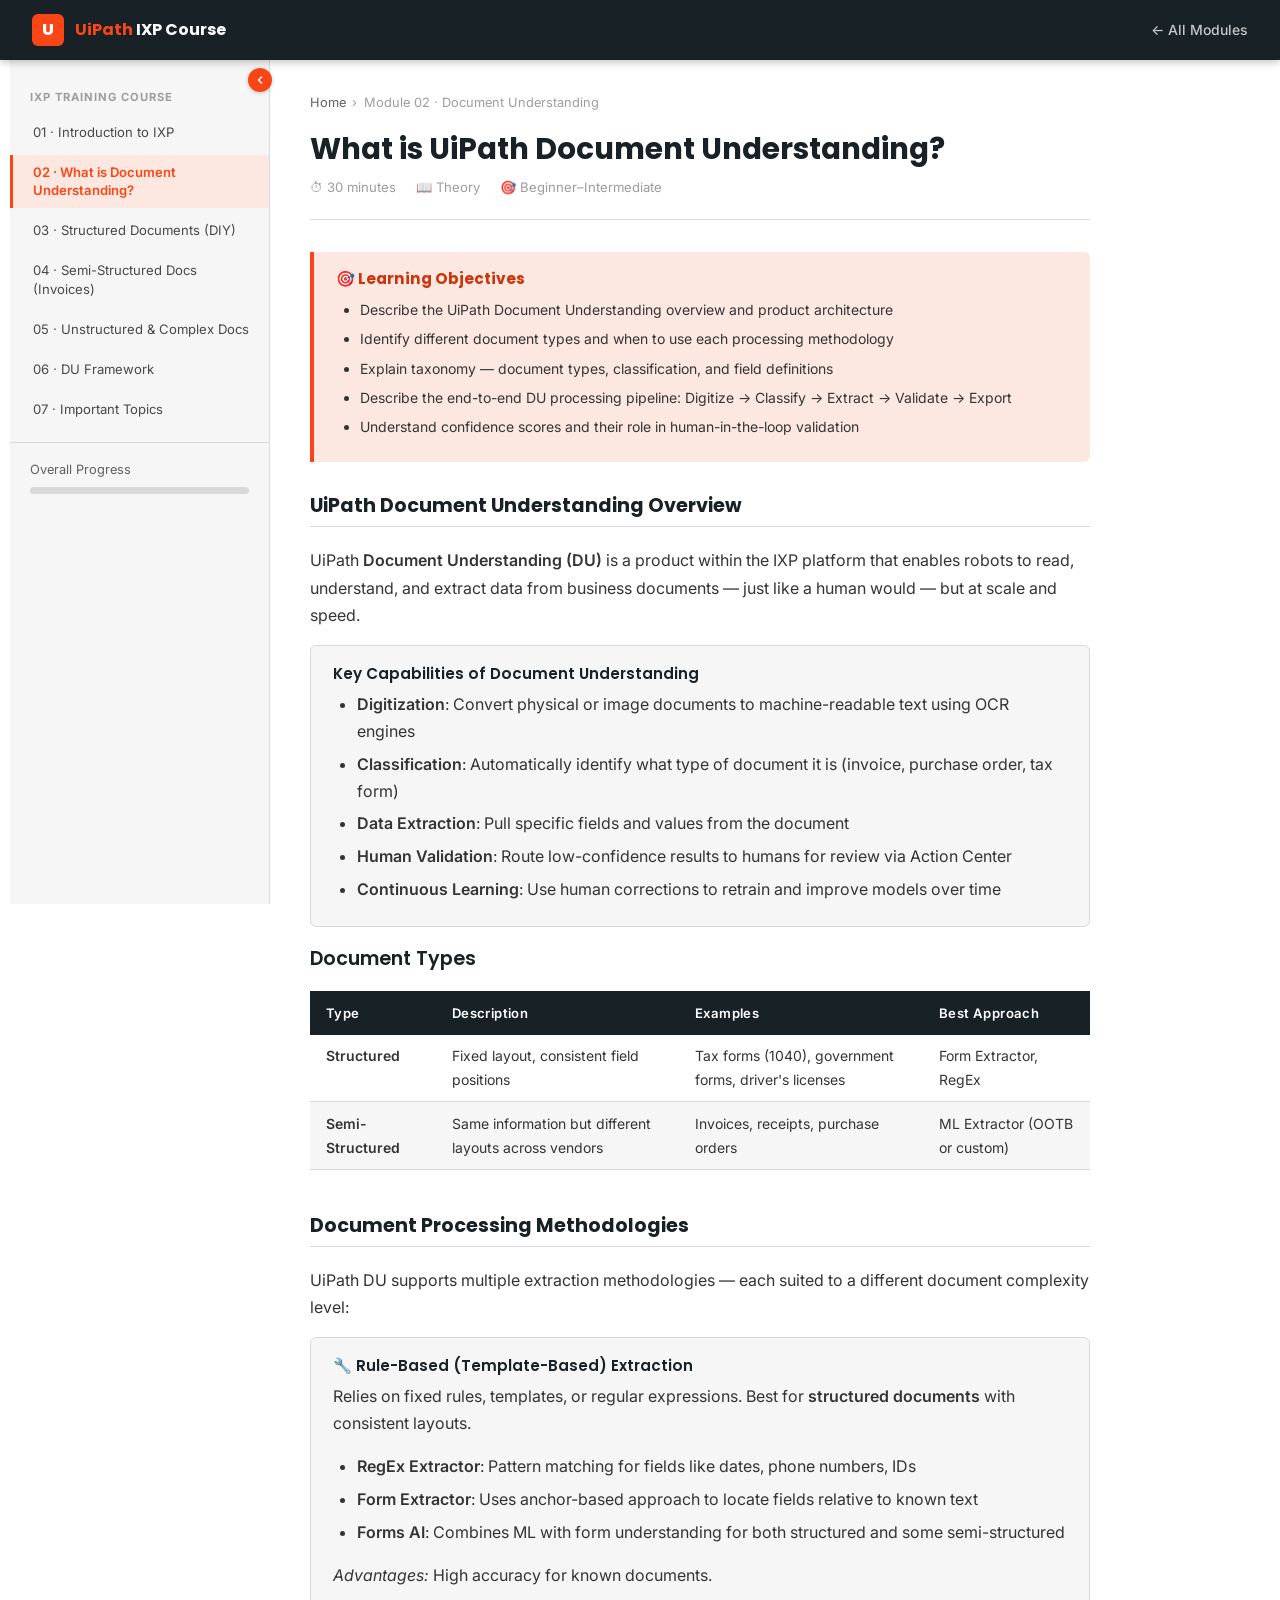
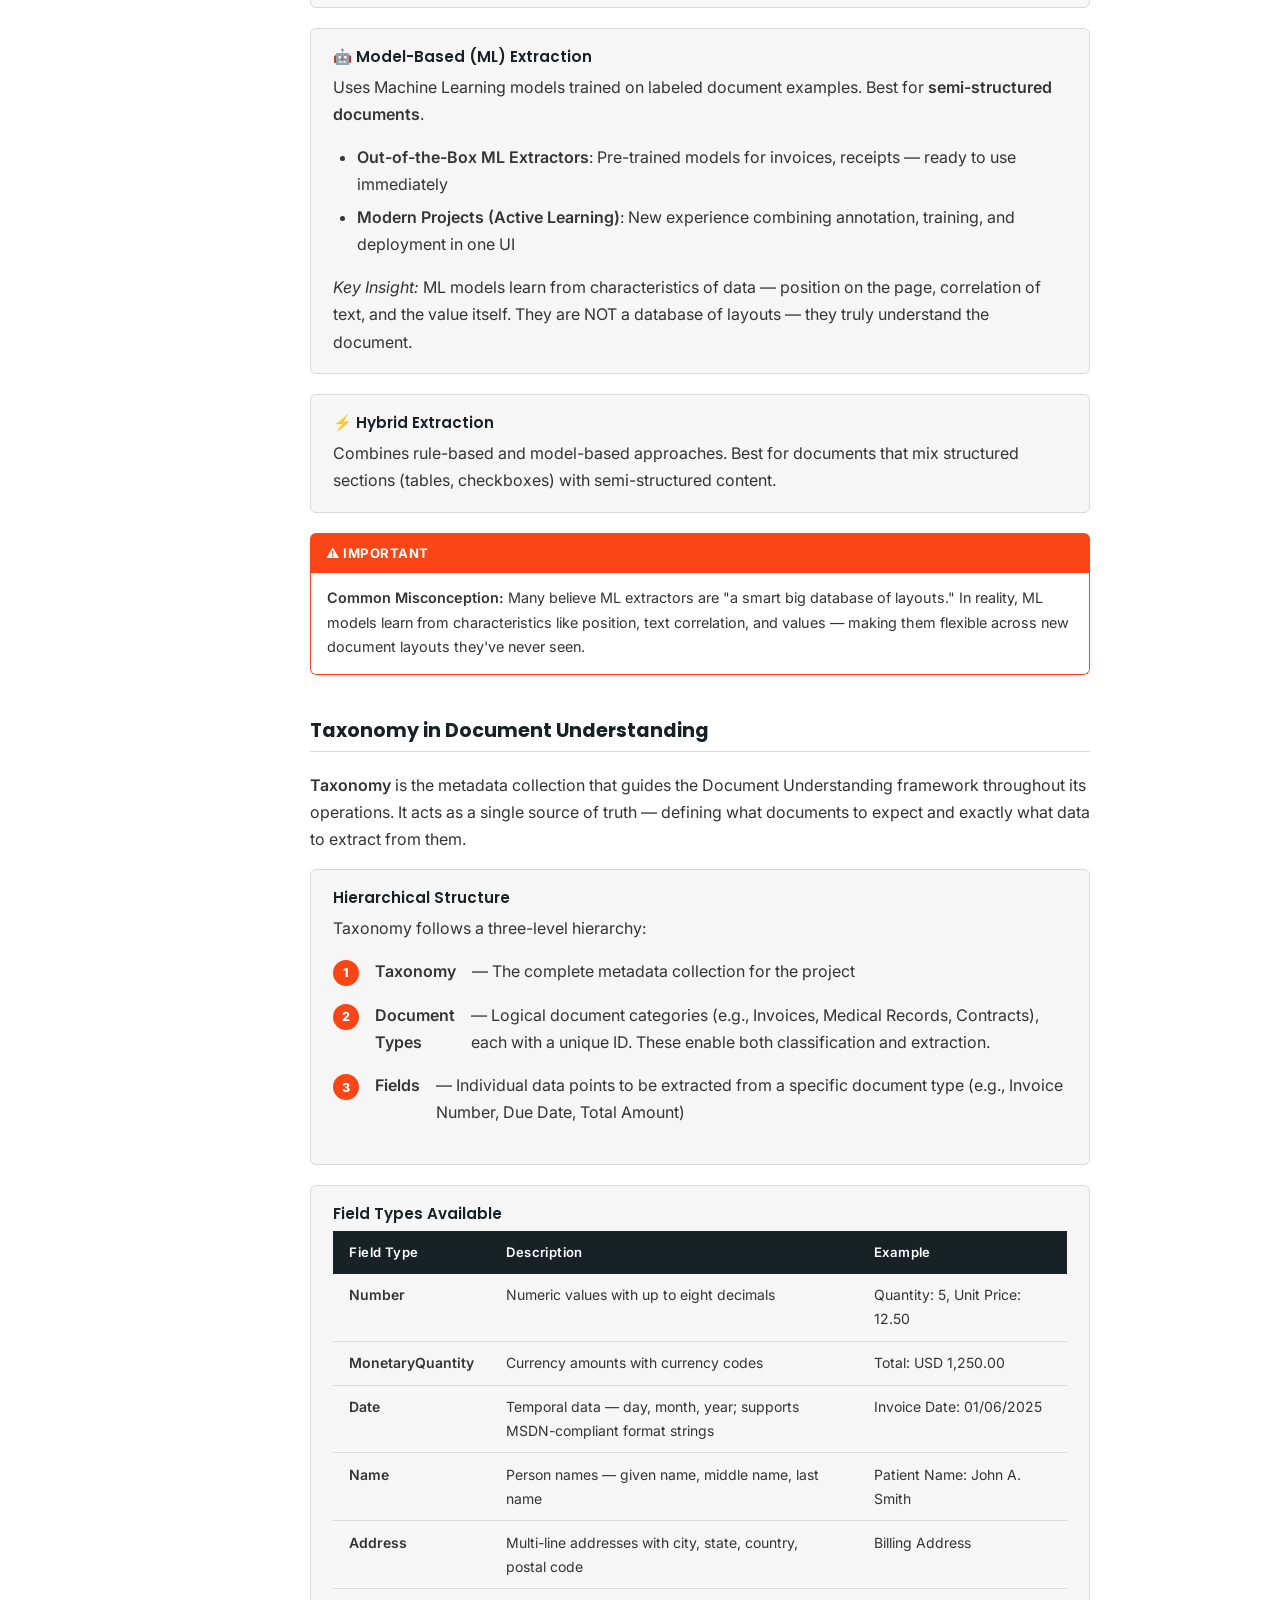
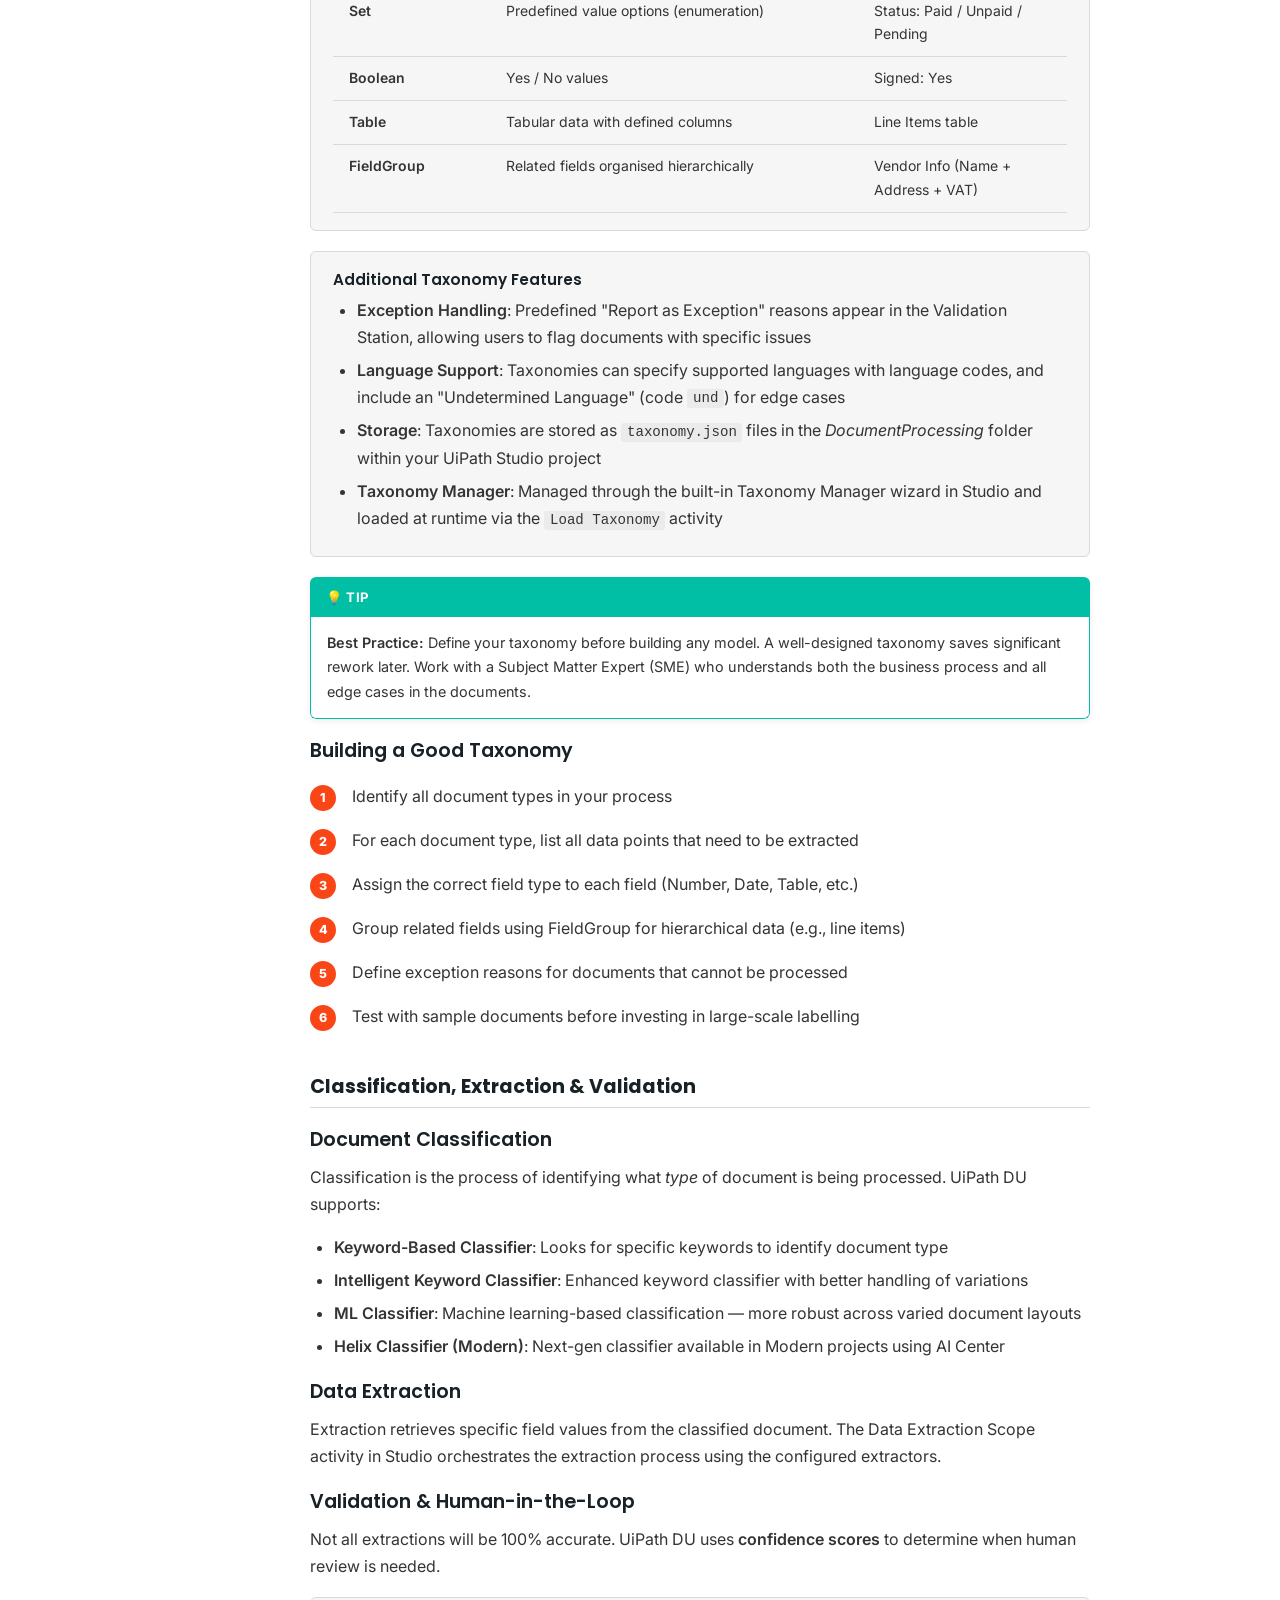
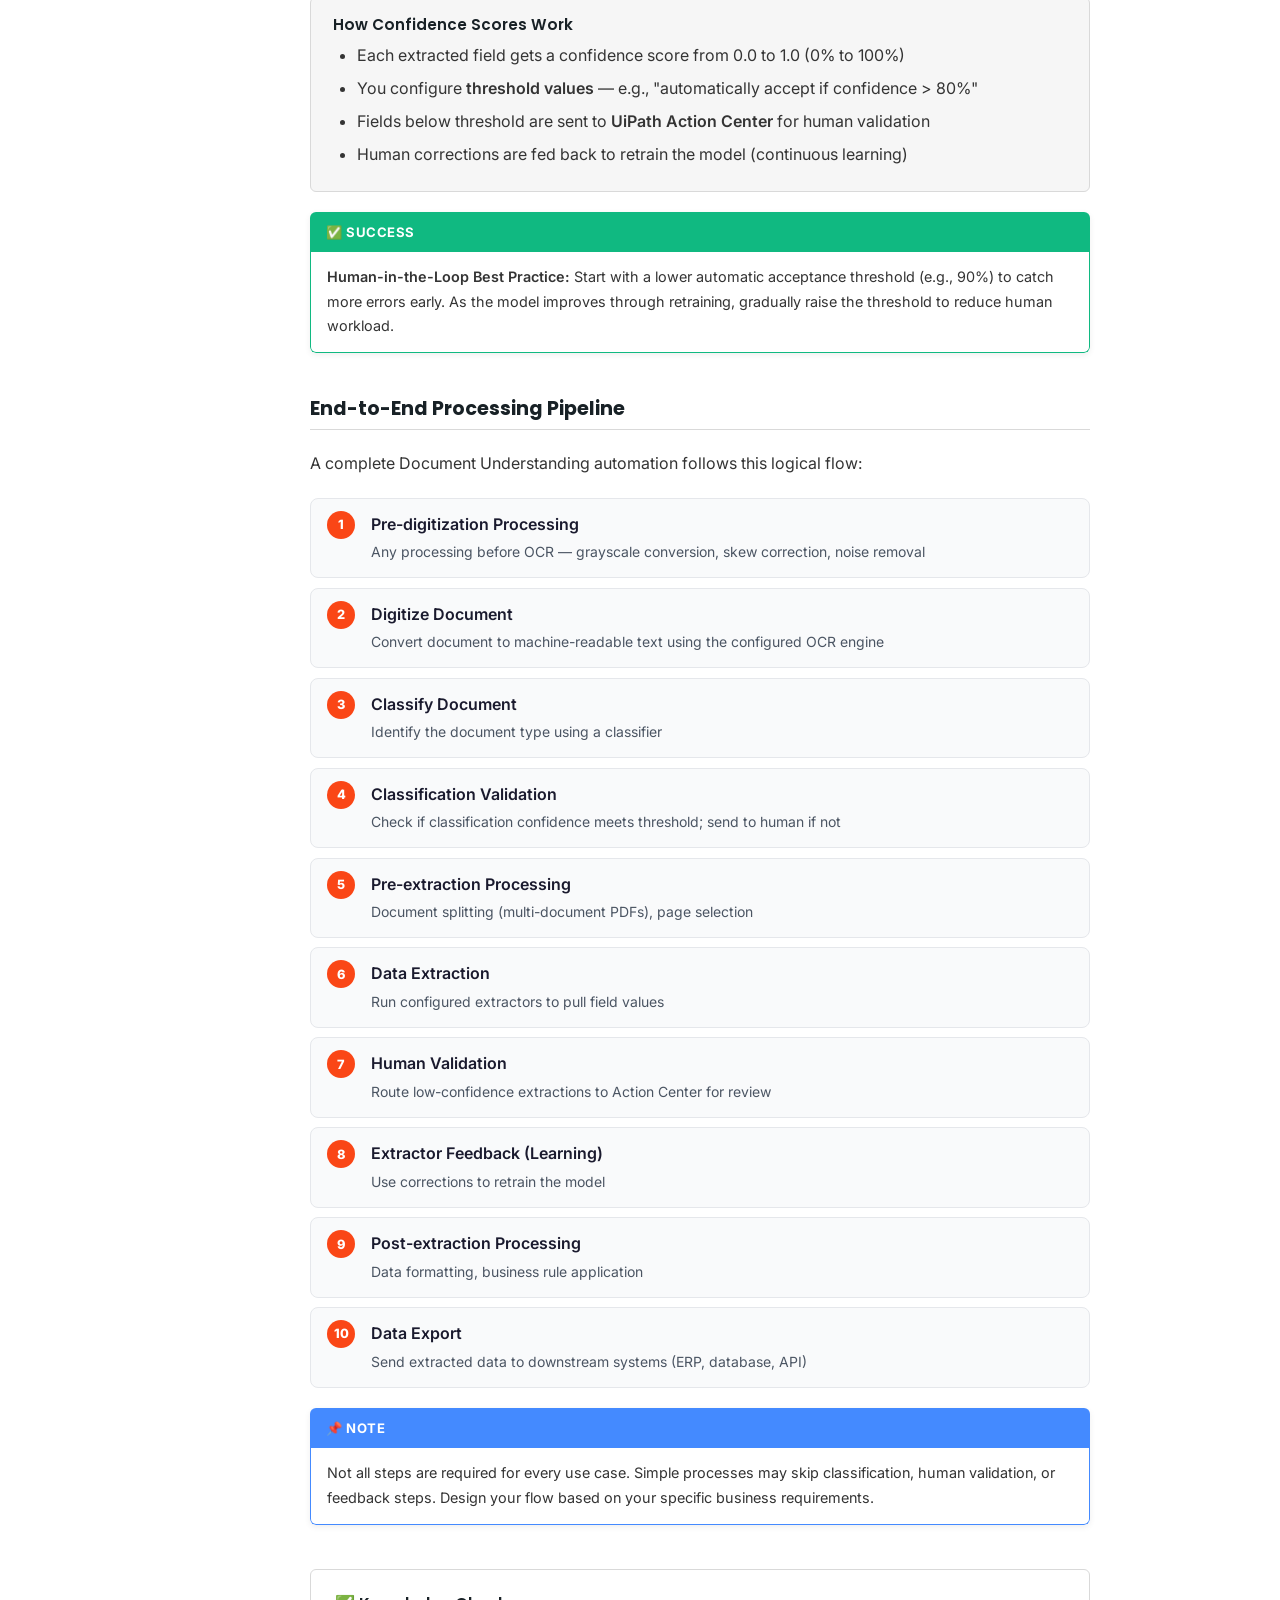
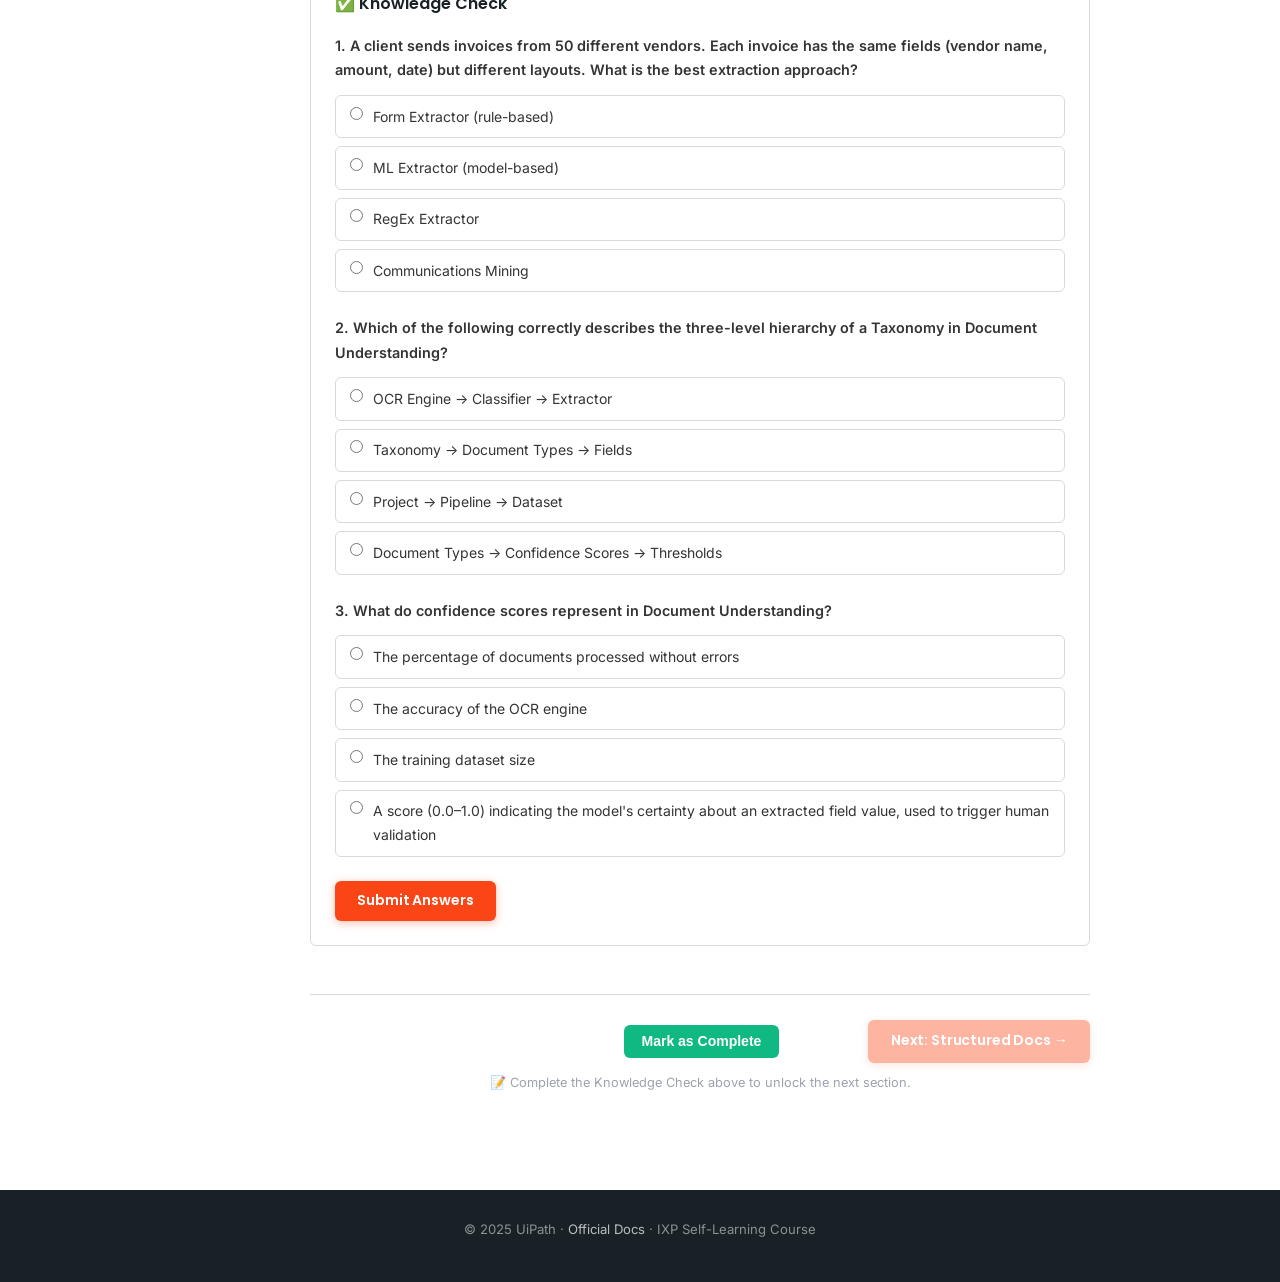
<file: modules/module-02-document-understanding.html>
﻿<!DOCTYPE html>
<html lang="en">
<head>
  <meta charset="UTF-8" />
  <meta name="viewport" content="width=device-width, initial-scale=1.0" />
  <title>Module 02 – What is Document Understanding? | UiPath Course</title>
  <link rel="stylesheet" href="../assets/css/main.css" />
  <link rel="stylesheet" href="../assets/css/course.css?v=2" />
</head>
<body>

<header class="site-header" role="banner">
  <a href="../index.html" class="logo" aria-label="IXP Course Home">
    <div class="logo-icon" aria-hidden="true">U</div>
    <span class="logo-text"><span>UiPath</span> IXP Course</span>
  </a>
  <nav aria-label="Site navigation"><a href="../index.html">← All Modules</a></nav>
</header>

<div class="course-layout">
  <aside class="course-sidebar" aria-label="Course navigation">
    <nav class="sidebar-nav" aria-label="Module list">
      <div class="sidebar-nav__title">IXP Training Course</div>
      <ul class="sidebar-nav__list">
        <li><a href="module-01-introduction.html" data-module="module-01">01 · Introduction to IXP</a></li>
        <li><a href="module-02-document-understanding.html" data-module="module-02" class="active">02 · What is Document Understanding?</a></li>
        <li><a href="module-03-structured-docs.html" data-module="module-03">03 · Structured Documents (DIY)</a></li>
        <li><a href="module-04-semistructured-docs.html" data-module="module-04">04 · Semi-Structured Docs (Invoices)</a></li>
        <li><a href="module-05-unstructured-complex.html" data-module="module-05">05 · Unstructured &amp; Complex Docs</a></li>
        <li><a href="module-06-du-framework.html" data-module="module-06">06 · DU Framework</a></li>
        <li><a href="module-07-miscellaneous.html" data-module="module-07">07 · Important Topics</a></li>
      </ul>
    </nav>
    <div class="sidebar-progress">
      <div class="label">Overall Progress</div>
      <div class="progress-bar-wrap" style="margin-top:6px;" role="progressbar">
        <div class="progress-bar-fill" style="width:0%"></div>
      </div>
    </div>
  </aside>

  <main class="course-content" id="main-content">

    <nav class="breadcrumb" aria-label="Breadcrumb">
      <a href="../index.html">Home</a> <span aria-hidden="true">›</span> <span>Module 02 · Document Understanding</span>
    </nav>
    <div class="page-header">
      <h1>What is UiPath Document Understanding?</h1>
      <div class="page-header__meta">
        <span>⏱ 30 minutes</span><span>📖 Theory</span><span>🎯 Beginner–Intermediate</span>
      </div>
    </div>

    <div class="objectives-box">
      <h3>🎯 Learning Objectives</h3>
      <ul>
        <li>Describe the UiPath Document Understanding overview and product architecture</li>
        <li>Identify different document types and when to use each processing methodology</li>
        <li>Explain taxonomy — document types, classification, and field definitions</li>
        <li>Describe the end-to-end DU processing pipeline: Digitize → Classify → Extract → Validate → Export</li>
        <li>Understand confidence scores and their role in human-in-the-loop validation</li>
      </ul>
    </div>

    <!-- Lesson 1 -->
    <section class="lesson">
      <h2 class="lesson-title">UiPath Document Understanding Overview</h2>

      <p>UiPath <strong>Document Understanding (DU)</strong> is a product within the IXP platform that enables robots to read, understand, and extract data from business documents — just like a human would — but at scale and speed.</p>

      <div class="info-card">
        <h4>Key Capabilities of Document Understanding</h4>
        <ul>
          <li><strong>Digitization</strong>: Convert physical or image documents to machine-readable text using OCR engines</li>
          <li><strong>Classification</strong>: Automatically identify what type of document it is (invoice, purchase order, tax form)</li>
          <li><strong>Data Extraction</strong>: Pull specific fields and values from the document</li>
          <li><strong>Human Validation</strong>: Route low-confidence results to humans for review via Action Center</li>
          <li><strong>Continuous Learning</strong>: Use human corrections to retrain and improve models over time</li>
        </ul>
      </div>

      <h3 style="margin:1.25rem 0 .75rem;">Document Types</h3>
      <table class="comparison-table">
        <thead><tr><th>Type</th><th>Description</th><th>Examples</th><th>Best Approach</th></tr></thead>
        <tbody>
          <tr><td><strong>Structured</strong></td><td>Fixed layout, consistent field positions</td><td>Tax forms (1040), government forms, driver's licenses</td><td>Form Extractor, RegEx</td></tr>
          <tr><td><strong>Semi-Structured</strong></td><td>Same information but different layouts across vendors</td><td>Invoices, receipts, purchase orders</td><td>ML Extractor (OOTB or custom)</td></tr>
        </tbody>
      </table>
    </section>

    <!-- Lesson 2 -->
    <section class="lesson">
      <h2 class="lesson-title">Document Processing Methodologies</h2>

      <p>UiPath DU supports multiple extraction methodologies — each suited to a different document complexity level:</p>

      <div class="info-card">
        <h4>🔧 Rule-Based (Template-Based) Extraction</h4>
        <p>Relies on fixed rules, templates, or regular expressions. Best for <strong>structured documents</strong> with consistent layouts.</p>
        <ul>
          <li><strong>RegEx Extractor</strong>: Pattern matching for fields like dates, phone numbers, IDs</li>
          <li><strong>Form Extractor</strong>: Uses anchor-based approach to locate fields relative to known text</li>
          <li><strong>Forms AI</strong>: Combines ML with form understanding for both structured and some semi-structured</li>
        </ul>
        <p><em>Advantages:</em> High accuracy for known documents.</p>
      </div>

      <div class="info-card">
        <h4>🤖 Model-Based (ML) Extraction</h4>
        <p>Uses Machine Learning models trained on labeled document examples. Best for <strong>semi-structured documents</strong>.</p>
        <ul>
          <li><strong>Out-of-the-Box ML Extractors</strong>: Pre-trained models for invoices, receipts — ready to use immediately</li>
          <li><strong>Modern Projects (Active Learning)</strong>: New experience combining annotation, training, and deployment in one UI</li>
        </ul>
        <p><em>Key Insight:</em> ML models learn from characteristics of data — position on the page, correlation of text, and the value itself. They are NOT a database of layouts — they truly understand the document.</p>
      </div>

      <div class="info-card">
        <h4>⚡ Hybrid Extraction</h4>
        <p>Combines rule-based and model-based approaches. Best for documents that mix structured sections (tables, checkboxes) with semi-structured content.</p>
      </div>

      <div class="admonition admonition--important">
        <div class="admonition-title">⚠️ Important</div>
        <div class="admonition-body"><strong>Common Misconception:</strong> Many believe ML extractors are "a smart big database of layouts." In reality, ML models learn from characteristics like position, text correlation, and values — making them flexible across new document layouts they've never seen.</div>
      </div>
    </section>

    <!-- Lesson 3 -->
    <section class="lesson">
      <h2 class="lesson-title">Taxonomy in Document Understanding</h2>

      <p><strong>Taxonomy</strong> is the metadata collection that guides the Document Understanding framework throughout its operations. It acts as a single source of truth — defining what documents to expect and exactly what data to extract from them.</p>

      <div class="info-card">
        <h4>Hierarchical Structure</h4>
        <p>Taxonomy follows a three-level hierarchy:</p>
        <ol class="steps-list" style="margin-top:.75rem;">
          <li><strong>Taxonomy</strong> — The complete metadata collection for the project</li>
          <li><strong>Document Types</strong> — Logical document categories (e.g., Invoices, Medical Records, Contracts), each with a unique ID. These enable both classification and extraction.</li>
          <li><strong>Fields</strong> — Individual data points to be extracted from a specific document type (e.g., Invoice Number, Due Date, Total Amount)</li>
        </ol>
      </div>

      <div class="info-card">
        <h4>Field Types Available</h4>
        <table class="comparison-table" style="margin:0;">
          <thead><tr><th>Field Type</th><th>Description</th><th>Example</th></tr></thead>
          <tbody>
            <tr><td><strong>Number</strong></td><td>Numeric values with up to eight decimals</td><td>Quantity: 5, Unit Price: 12.50</td></tr>
            <tr><td><strong>MonetaryQuantity</strong></td><td>Currency amounts with currency codes</td><td>Total: USD 1,250.00</td></tr>
            <tr><td><strong>Date</strong></td><td>Temporal data — day, month, year; supports MSDN-compliant format strings</td><td>Invoice Date: 01/06/2025</td></tr>
            <tr><td><strong>Name</strong></td><td>Person names — given name, middle name, last name</td><td>Patient Name: John A. Smith</td></tr>
            <tr><td><strong>Address</strong></td><td>Multi-line addresses with city, state, country, postal code</td><td>Billing Address</td></tr>
            <tr><td><strong>Set</strong></td><td>Predefined value options (enumeration)</td><td>Status: Paid / Unpaid / Pending</td></tr>
            <tr><td><strong>Boolean</strong></td><td>Yes / No values</td><td>Signed: Yes</td></tr>
            <tr><td><strong>Table</strong></td><td>Tabular data with defined columns</td><td>Line Items table</td></tr>
            <tr><td><strong>FieldGroup</strong></td><td>Related fields organised hierarchically</td><td>Vendor Info (Name + Address + VAT)</td></tr>
          </tbody>
        </table>
      </div>

      <div class="info-card">
        <h4>Additional Taxonomy Features</h4>
        <ul>
          <li><strong>Exception Handling</strong>: Predefined "Report as Exception" reasons appear in the Validation Station, allowing users to flag documents with specific issues</li>
          <li><strong>Language Support</strong>: Taxonomies can specify supported languages with language codes, and include an "Undetermined Language" (code <code>und</code>) for edge cases</li>
          <li><strong>Storage</strong>: Taxonomies are stored as <code>taxonomy.json</code> files in the <em>DocumentProcessing</em> folder within your UiPath Studio project</li>
          <li><strong>Taxonomy Manager</strong>: Managed through the built-in Taxonomy Manager wizard in Studio and loaded at runtime via the <code>Load Taxonomy</code> activity</li>
        </ul>
      </div>

      <div class="admonition admonition--tip">
        <div class="admonition-title">💡 Tip</div>
        <div class="admonition-body"><strong>Best Practice:</strong> Define your taxonomy before building any model. A well-designed taxonomy saves significant rework later. Work with a Subject Matter Expert (SME) who understands both the business process and all edge cases in the documents.</div>
      </div>

      <h3 style="margin:1.25rem 0 .75rem;">Building a Good Taxonomy</h3>
      <ol class="steps-list">
        <li>Identify all document types in your process</li>
        <li>For each document type, list all data points that need to be extracted</li>
        <li>Assign the correct field type to each field (Number, Date, Table, etc.)</li>
        <li>Group related fields using FieldGroup for hierarchical data (e.g., line items)</li>
        <li>Define exception reasons for documents that cannot be processed</li>
        <li>Test with sample documents before investing in large-scale labelling</li>
      </ol>
    </section>

    <!-- Lesson 4 -->
    <section class="lesson">
      <h2 class="lesson-title">Classification, Extraction &amp; Validation</h2>

      <h3 style="margin-bottom:.75rem;">Document Classification</h3>
      <p>Classification is the process of identifying what <em>type</em> of document is being processed. UiPath DU supports:</p>
      <ul>
        <li><strong>Keyword-Based Classifier</strong>: Looks for specific keywords to identify document type</li>
        <li><strong>Intelligent Keyword Classifier</strong>: Enhanced keyword classifier with better handling of variations</li>
        <li><strong>ML Classifier</strong>: Machine learning-based classification — more robust across varied document layouts</li>
        <li><strong>Helix Classifier (Modern)</strong>: Next-gen classifier available in Modern projects using AI Center</li>
      </ul>

      <h3 style="margin:1.25rem 0 .75rem;">Data Extraction</h3>
      <p>Extraction retrieves specific field values from the classified document. The Data Extraction Scope activity in Studio orchestrates the extraction process using the configured extractors.</p>

      <h3 style="margin:1.25rem 0 .75rem;">Validation &amp; Human-in-the-Loop</h3>
      <p>Not all extractions will be 100% accurate. UiPath DU uses <strong>confidence scores</strong> to determine when human review is needed.</p>

      <div class="info-card">
        <h4>How Confidence Scores Work</h4>
        <ul>
          <li>Each extracted field gets a confidence score from 0.0 to 1.0 (0% to 100%)</li>
          <li>You configure <strong>threshold values</strong> — e.g., "automatically accept if confidence &gt; 80%"</li>
          <li>Fields below threshold are sent to <strong>UiPath Action Center</strong> for human validation</li>
          <li>Human corrections are fed back to retrain the model (continuous learning)</li>
        </ul>
      </div>

      <div class="admonition admonition--success">
        <div class="admonition-title">✅ Success</div>
        <div class="admonition-body"><strong>Human-in-the-Loop Best Practice:</strong> Start with a lower automatic acceptance threshold (e.g., 90%) to catch more errors early. As the model improves through retraining, gradually raise the threshold to reduce human workload.</div>
      </div>
    </section>

    <!-- Lesson 5 -->
    <section class="lesson">
      <h2 class="lesson-title">End-to-End Processing Pipeline</h2>

      <p>A complete Document Understanding automation follows this logical flow:</p>

      <div style="display:flex;flex-direction:column;gap:.6rem;margin:1.25rem 0;">
        <div style="display:flex;align-items:flex-start;gap:1rem;padding:.75rem 1rem;background:#f9fafb;border-radius:8px;border:1px solid #e5e7eb;">
          <span style="background:#FA4616;color:#fff;border-radius:50%;width:28px;height:28px;display:flex;align-items:center;justify-content:center;font-weight:800;font-size:.8rem;flex-shrink:0;">1</span>
          <div><strong style="color:#1a1a2e;">Pre-digitization Processing</strong><br><span style="font-size:.875rem;color:#4b5563;">Any processing before OCR — grayscale conversion, skew correction, noise removal</span></div>
        </div>
        <div style="display:flex;align-items:flex-start;gap:1rem;padding:.75rem 1rem;background:#f9fafb;border-radius:8px;border:1px solid #e5e7eb;">
          <span style="background:#FA4616;color:#fff;border-radius:50%;width:28px;height:28px;display:flex;align-items:center;justify-content:center;font-weight:800;font-size:.8rem;flex-shrink:0;">2</span>
          <div><strong style="color:#1a1a2e;">Digitize Document</strong><br><span style="font-size:.875rem;color:#4b5563;">Convert document to machine-readable text using the configured OCR engine</span></div>
        </div>
        <div style="display:flex;align-items:flex-start;gap:1rem;padding:.75rem 1rem;background:#f9fafb;border-radius:8px;border:1px solid #e5e7eb;">
          <span style="background:#FA4616;color:#fff;border-radius:50%;width:28px;height:28px;display:flex;align-items:center;justify-content:center;font-weight:800;font-size:.8rem;flex-shrink:0;">3</span>
          <div><strong style="color:#1a1a2e;">Classify Document</strong><br><span style="font-size:.875rem;color:#4b5563;">Identify the document type using a classifier</span></div>
        </div>
        <div style="display:flex;align-items:flex-start;gap:1rem;padding:.75rem 1rem;background:#f9fafb;border-radius:8px;border:1px solid #e5e7eb;">
          <span style="background:#FA4616;color:#fff;border-radius:50%;width:28px;height:28px;display:flex;align-items:center;justify-content:center;font-weight:800;font-size:.8rem;flex-shrink:0;">4</span>
          <div><strong style="color:#1a1a2e;">Classification Validation</strong><br><span style="font-size:.875rem;color:#4b5563;">Check if classification confidence meets threshold; send to human if not</span></div>
        </div>
        <div style="display:flex;align-items:flex-start;gap:1rem;padding:.75rem 1rem;background:#f9fafb;border-radius:8px;border:1px solid #e5e7eb;">
          <span style="background:#FA4616;color:#fff;border-radius:50%;width:28px;height:28px;display:flex;align-items:center;justify-content:center;font-weight:800;font-size:.8rem;flex-shrink:0;">5</span>
          <div><strong style="color:#1a1a2e;">Pre-extraction Processing</strong><br><span style="font-size:.875rem;color:#4b5563;">Document splitting (multi-document PDFs), page selection</span></div>
        </div>
        <div style="display:flex;align-items:flex-start;gap:1rem;padding:.75rem 1rem;background:#f9fafb;border-radius:8px;border:1px solid #e5e7eb;">
          <span style="background:#FA4616;color:#fff;border-radius:50%;width:28px;height:28px;display:flex;align-items:center;justify-content:center;font-weight:800;font-size:.8rem;flex-shrink:0;">6</span>
          <div><strong style="color:#1a1a2e;">Data Extraction</strong><br><span style="font-size:.875rem;color:#4b5563;">Run configured extractors to pull field values</span></div>
        </div>
        <div style="display:flex;align-items:flex-start;gap:1rem;padding:.75rem 1rem;background:#f9fafb;border-radius:8px;border:1px solid #e5e7eb;">
          <span style="background:#FA4616;color:#fff;border-radius:50%;width:28px;height:28px;display:flex;align-items:center;justify-content:center;font-weight:800;font-size:.8rem;flex-shrink:0;">7</span>
          <div><strong style="color:#1a1a2e;">Human Validation</strong><br><span style="font-size:.875rem;color:#4b5563;">Route low-confidence extractions to Action Center for review</span></div>
        </div>
        <div style="display:flex;align-items:flex-start;gap:1rem;padding:.75rem 1rem;background:#f9fafb;border-radius:8px;border:1px solid #e5e7eb;">
          <span style="background:#FA4616;color:#fff;border-radius:50%;width:28px;height:28px;display:flex;align-items:center;justify-content:center;font-weight:800;font-size:.8rem;flex-shrink:0;">8</span>
          <div><strong style="color:#1a1a2e;">Extractor Feedback (Learning)</strong><br><span style="font-size:.875rem;color:#4b5563;">Use corrections to retrain the model</span></div>
        </div>
        <div style="display:flex;align-items:flex-start;gap:1rem;padding:.75rem 1rem;background:#f9fafb;border-radius:8px;border:1px solid #e5e7eb;">
          <span style="background:#FA4616;color:#fff;border-radius:50%;width:28px;height:28px;display:flex;align-items:center;justify-content:center;font-weight:800;font-size:.8rem;flex-shrink:0;">9</span>
          <div><strong style="color:#1a1a2e;">Post-extraction Processing</strong><br><span style="font-size:.875rem;color:#4b5563;">Data formatting, business rule application</span></div>
        </div>
        <div style="display:flex;align-items:flex-start;gap:1rem;padding:.75rem 1rem;background:#f9fafb;border-radius:8px;border:1px solid #e5e7eb;">
          <span style="background:#FA4616;color:#fff;border-radius:50%;width:28px;height:28px;display:flex;align-items:center;justify-content:center;font-weight:800;font-size:.8rem;flex-shrink:0;">10</span>
          <div><strong style="color:#1a1a2e;">Data Export</strong><br><span style="font-size:.875rem;color:#4b5563;">Send extracted data to downstream systems (ERP, database, API)</span></div>
        </div>
      </div>

      <div class="admonition admonition--note">
        <div class="admonition-title">📌 Note</div>
        <div class="admonition-body">Not all steps are required for every use case. Simple processes may skip classification, human validation, or feedback steps. Design your flow based on your specific business requirements.</div>
      </div>
    </section>

    <!-- Knowledge Check -->
    <section class="quiz-section" id="quiz-02">
      <h3>✅ Knowledge Check</h3>

      <div class="quiz-question" data-correct="b" data-explanation="Semi-structured documents like invoices contain the same information but vary in layout across vendors. ML extractors handle this best.">
        <p>1. A client sends invoices from 50 different vendors. Each invoice has the same fields (vendor name, amount, date) but different layouts. What is the best extraction approach?</p>
        <ul class="quiz-options">
          <li><label data-value="a"><input type="radio" name="q1" value="a" /> Form Extractor (rule-based)</label></li>
          <li><label data-value="b"><input type="radio" name="q1" value="b" /> ML Extractor (model-based)</label></li>
          <li><label data-value="c"><input type="radio" name="q1" value="c" /> RegEx Extractor</label></li>
          <li><label data-value="d"><input type="radio" name="q1" value="d" /> Communications Mining</label></li>
        </ul>
        <div class="quiz-feedback"></div>
      </div>

      <div class="quiz-question" data-correct="b" data-explanation="Taxonomy is a three-level hierarchy: Taxonomy → Document Types → Fields. It is stored as taxonomy.json in the Studio project and loaded at runtime via the Load Taxonomy activity.">
        <p>2. Which of the following correctly describes the three-level hierarchy of a Taxonomy in Document Understanding?</p>
        <ul class="quiz-options">
          <li><label data-value="a"><input type="radio" name="q2" value="a" /> OCR Engine → Classifier → Extractor</label></li>
          <li><label data-value="b"><input type="radio" name="q2" value="b" /> Taxonomy → Document Types → Fields</label></li>
          <li><label data-value="c"><input type="radio" name="q2" value="c" /> Project → Pipeline → Dataset</label></li>
          <li><label data-value="d"><input type="radio" name="q2" value="d" /> Document Types → Confidence Scores → Thresholds</label></li>
        </ul>
        <div class="quiz-feedback"></div>
      </div>

      <div class="quiz-question" data-correct="d" data-explanation="Confidence scores range from 0.0 to 1.0 and are used to determine whether extracted fields need human review in Action Center.">
        <p>3. What do confidence scores represent in Document Understanding?</p>
        <ul class="quiz-options">
          <li><label data-value="a"><input type="radio" name="q3" value="a" /> The percentage of documents processed without errors</label></li>
          <li><label data-value="b"><input type="radio" name="q3" value="b" /> The accuracy of the OCR engine</label></li>
          <li><label data-value="c"><input type="radio" name="q3" value="c" /> The training dataset size</label></li>
          <li><label data-value="d"><input type="radio" name="q3" value="d" /> A score (0.0–1.0) indicating the model's certainty about an extracted field value, used to trigger human validation</label></li>
        </ul>
        <div class="quiz-feedback"></div>
      </div>

      <button class="btn btn-primary quiz-submit-btn">Submit Answers</button>
      <div class="quiz-result" role="status"></div>
    </section>

    <nav class="module-nav" aria-label="Module navigation">
      <a href="module-01-introduction.html" class="btn btn-outline">← Previous: Introduction</a>
      <div class="module-nav__complete">
        <button id="mark-complete-btn" class="mark-complete-btn">Mark as Complete</button>
      </div>
      <a href="module-03-structured-docs.html" class="btn btn-primary">Next: Structured Docs →</a>
    </nav>

  </main>
</div>

<footer class="site-footer" role="contentinfo">
  <p>© 2025 UiPath · <a href="https://docs.uipath.com/document-understanding" target="_blank" rel="noopener">Official Docs</a> · IXP Self-Learning Course</p>
</footer>

<script src="../assets/js/progress.js?v=2"></script>
<script src="../assets/js/nav.js?v=4"></script>
<script>initModulePage('module-02');</script>
</body>
</html>
</file>
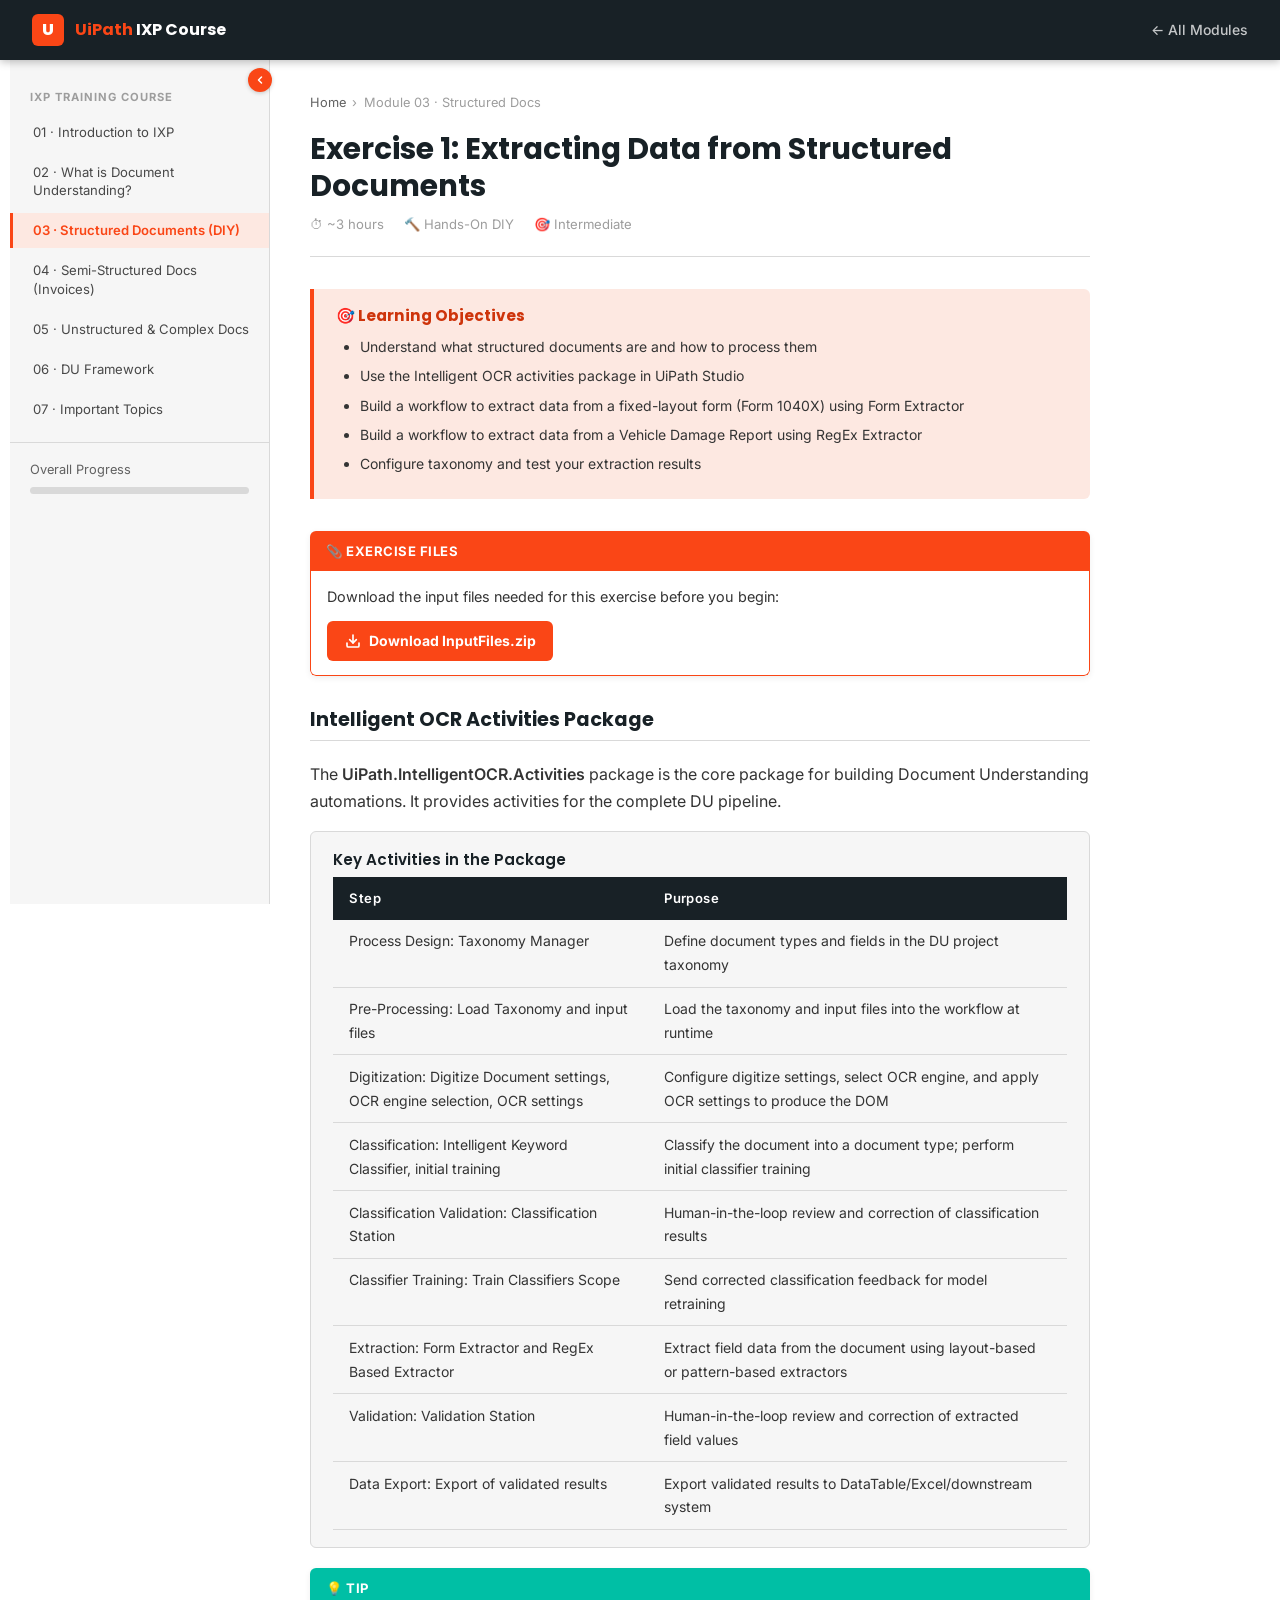
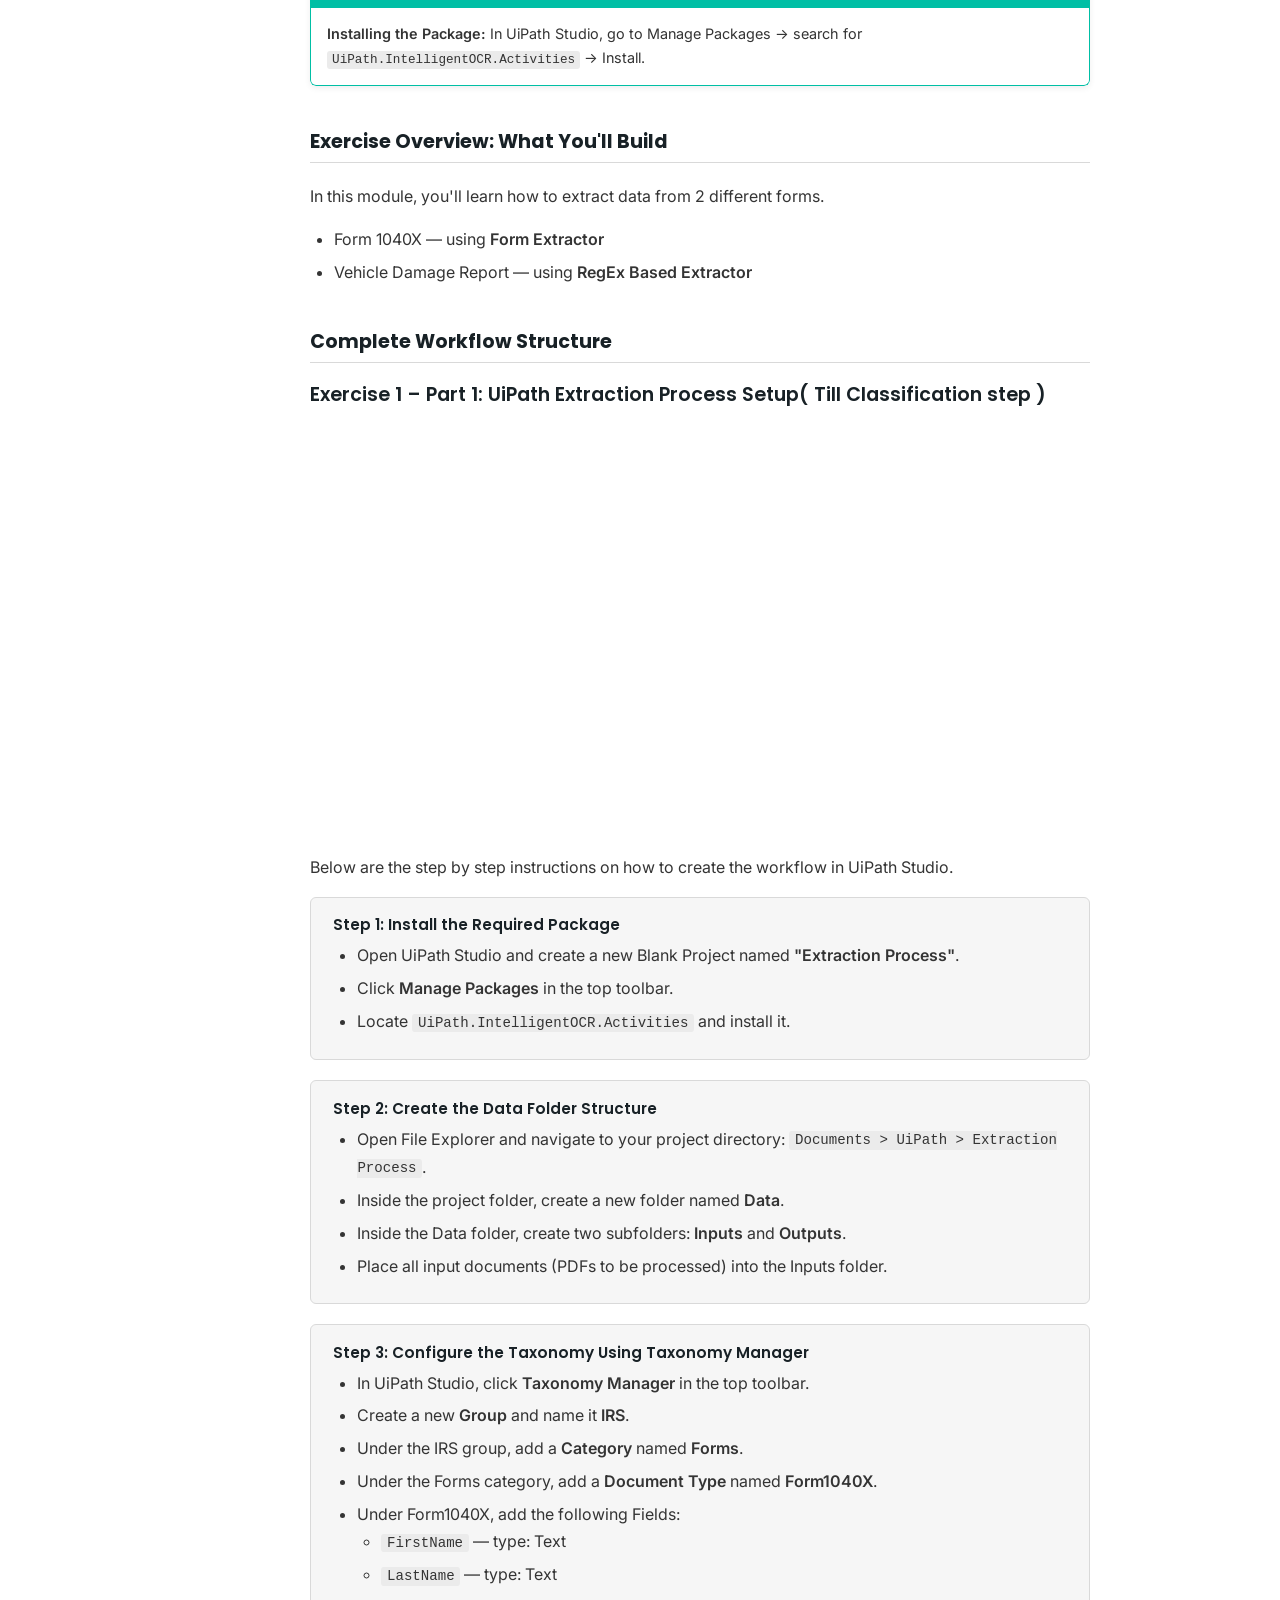
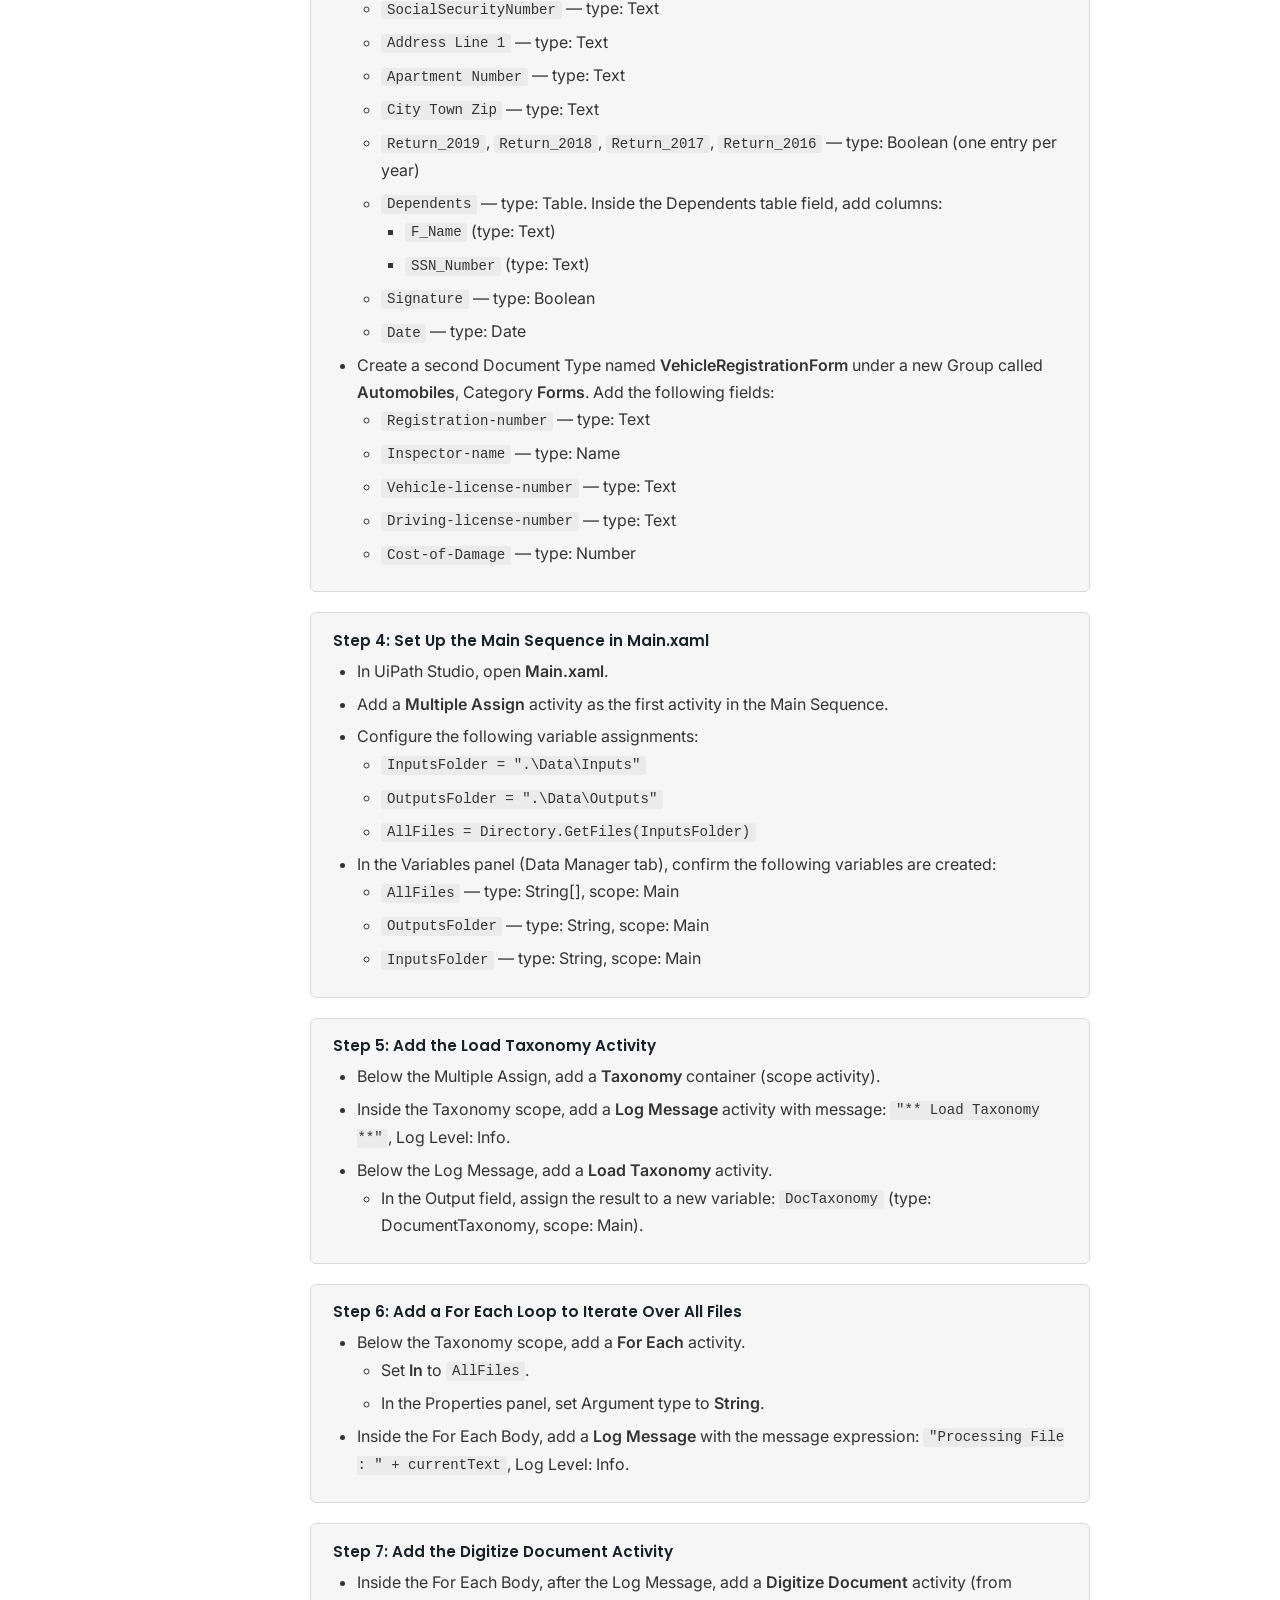
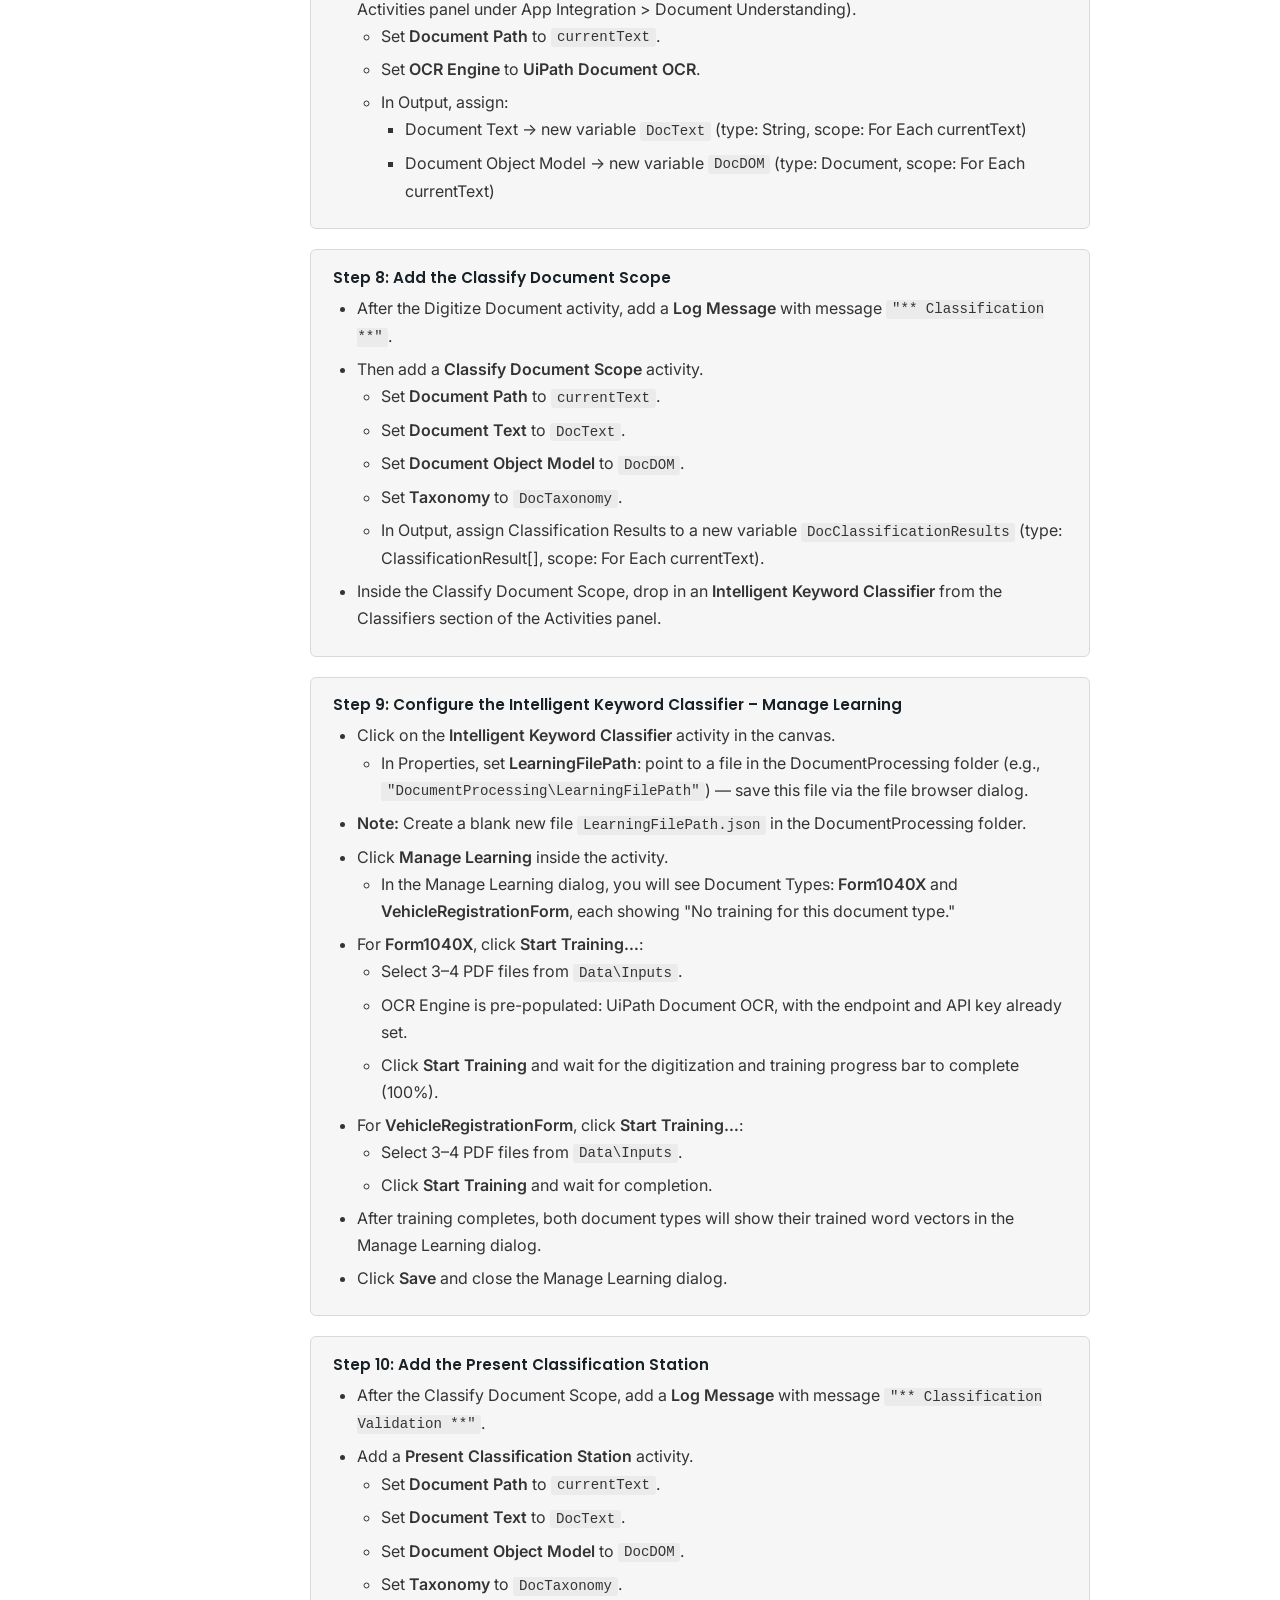
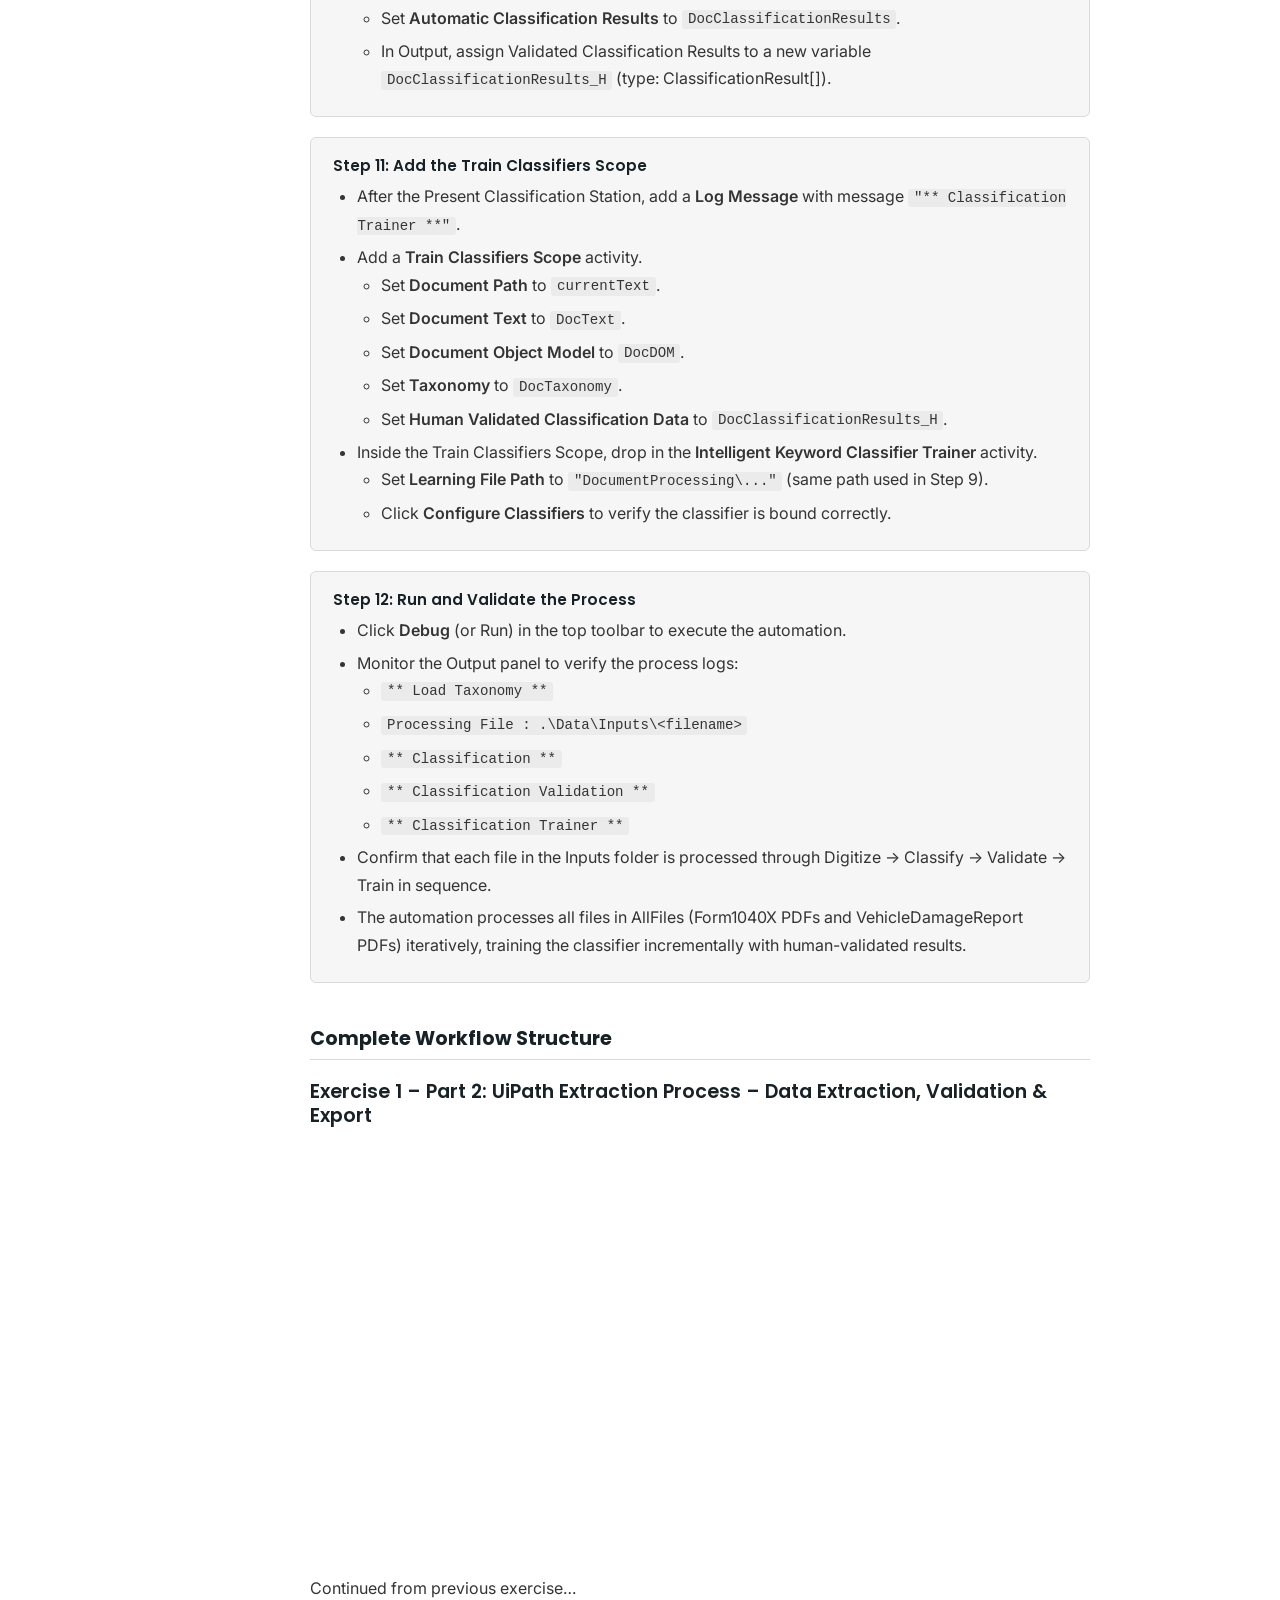
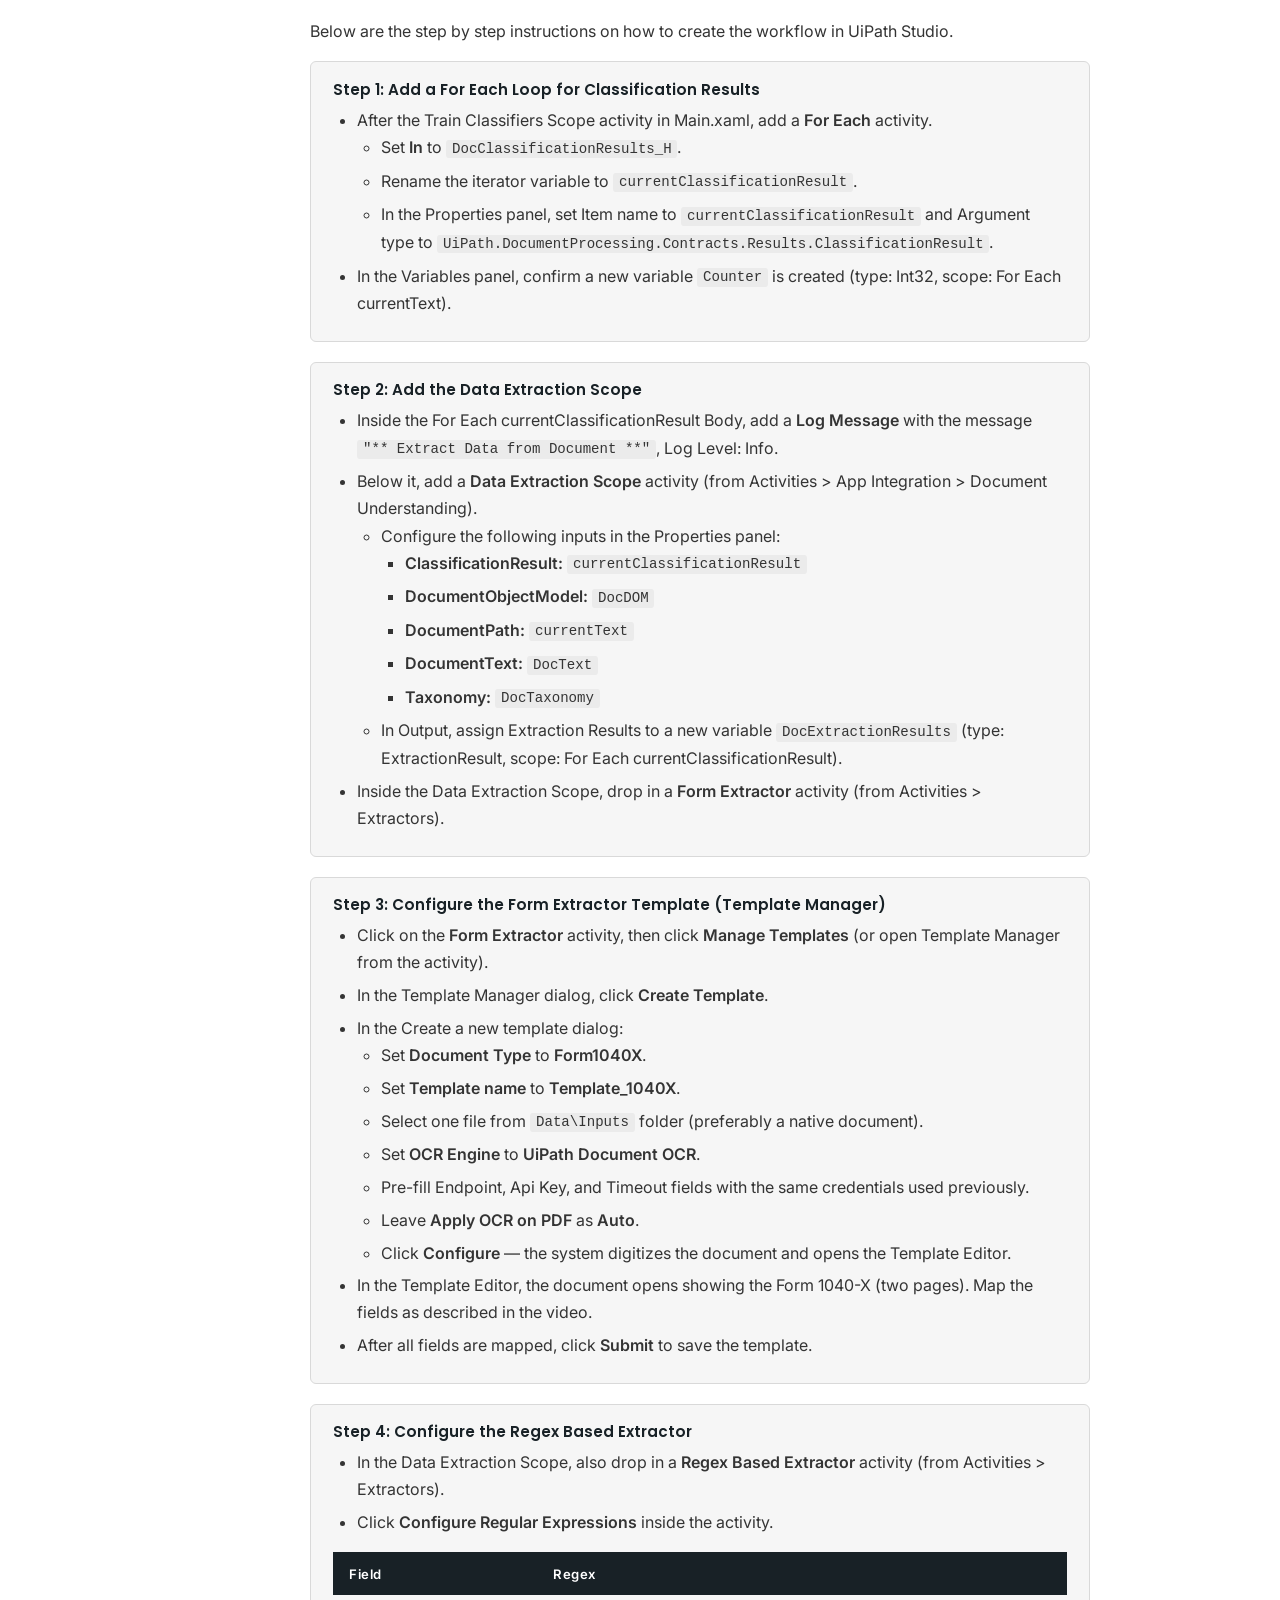
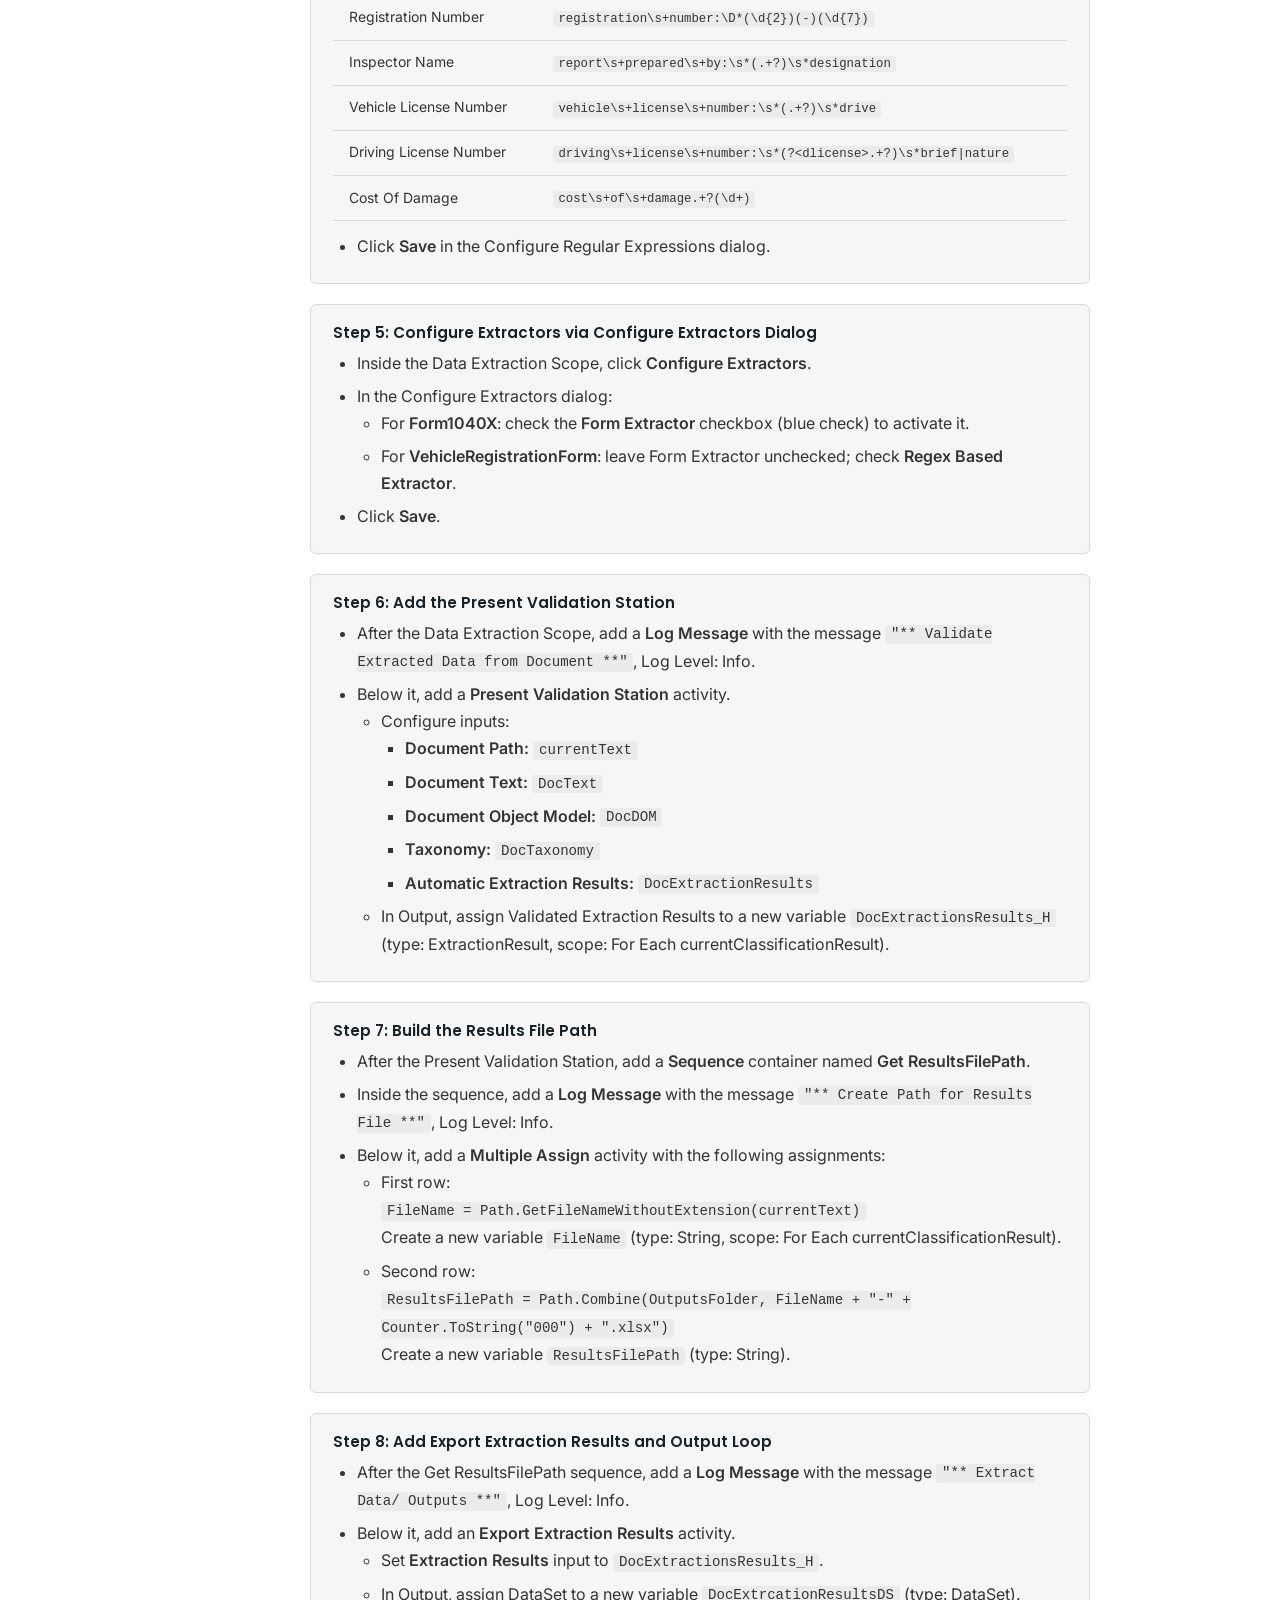
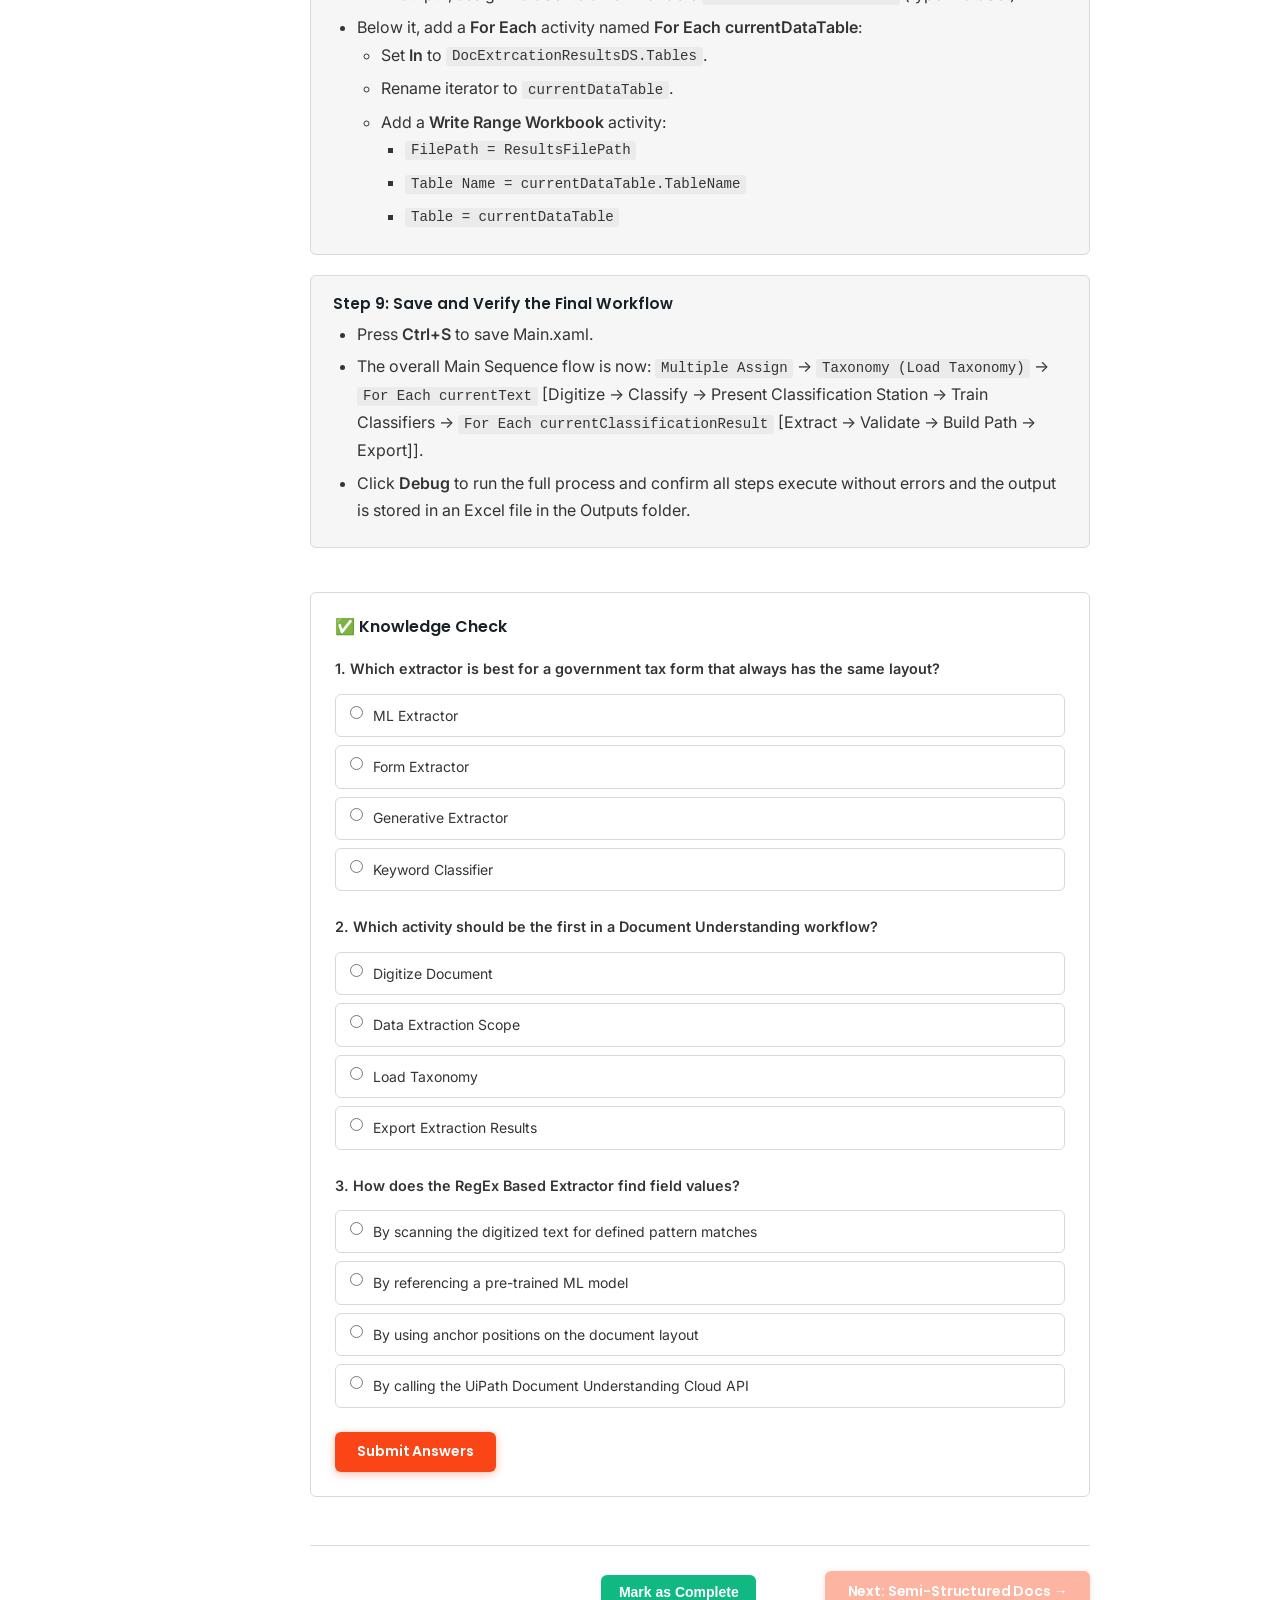
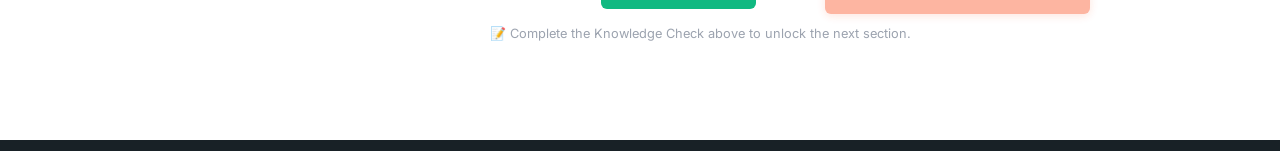
<file: modules/module-03-structured-docs.html>
﻿<!DOCTYPE html>
<html lang="en">
<head>
  <meta charset="UTF-8" />
  <meta name="viewport" content="width=device-width, initial-scale=1.0" />
  <title>Module 03 – Structured Documents (DIY) | UiPath Course</title>
  <link rel="stylesheet" href="../assets/css/main.css" />
  <link rel="stylesheet" href="../assets/css/course.css?v=2" />
</head>
<body>

<header class="site-header" role="banner">
  <a href="../index.html" class="logo" aria-label="IXP Course Home">
    <div class="logo-icon" aria-hidden="true">U</div>
    <span class="logo-text"><span>UiPath</span> IXP Course</span>
  </a>
  <nav aria-label="Site navigation"><a href="../index.html">← All Modules</a></nav>
</header>

<div class="course-layout">
  <aside class="course-sidebar" aria-label="Course navigation">
    <nav class="sidebar-nav" aria-label="Module list">
      <div class="sidebar-nav__title">IXP Training Course</div>
      <ul class="sidebar-nav__list">
        <li><a href="module-01-introduction.html" data-module="module-01">01 · Introduction to IXP</a></li>
        <li><a href="module-02-document-understanding.html" data-module="module-02">02 · What is Document Understanding?</a></li>
        <li><a href="module-03-structured-docs.html" data-module="module-03" class="active">03 · Structured Documents (DIY)</a></li>
        <li><a href="module-04-semistructured-docs.html" data-module="module-04">04 · Semi-Structured Docs (Invoices)</a></li>
        <li><a href="module-05-unstructured-complex.html" data-module="module-05">05 · Unstructured &amp; Complex Docs</a></li>
        <li><a href="module-06-du-framework.html" data-module="module-06">06 · DU Framework</a></li>
        <li><a href="module-07-miscellaneous.html" data-module="module-07">07 · Important Topics</a></li>
      </ul>
    </nav>
    <div class="sidebar-progress">
      <div class="label">Overall Progress</div>
      <div class="progress-bar-wrap" style="margin-top:6px;" role="progressbar">
        <div class="progress-bar-fill" style="width:0%"></div>
      </div>
    </div>
  </aside>

  <main class="course-content" id="main-content">

    <nav class="breadcrumb" aria-label="Breadcrumb">
      <a href="../index.html">Home</a> <span aria-hidden="true">›</span> <span>Module 03 · Structured Docs</span>
    </nav>
    <div class="page-header">
      <h1>Exercise 1: Extracting Data from Structured Documents</h1>
      <div class="page-header__meta">
        <span>⏱ ~3 hours</span><span>🔨 Hands-On DIY</span><span>🎯 Intermediate</span>
      </div>
    </div>

    <div class="objectives-box">
      <h3>🎯 Learning Objectives</h3>
      <ul>
        <li>Understand what structured documents are and how to process them</li>
        <li>Use the Intelligent OCR activities package in UiPath Studio</li>
        <li>Build a workflow to extract data from a fixed-layout form (Form 1040X) using Form Extractor</li>
        <li>Build a workflow to extract data from a Vehicle Damage Report using RegEx Extractor</li>
        <li>Configure taxonomy and test your extraction results</li>
      </ul>
    </div>

    <!-- Exercise Files Download -->
    <div class="admonition admonition--important" style="margin-bottom:2rem;">
      <div class="admonition-title">📎 Exercise Files</div>
      <div class="admonition-body">
        Download the input files needed for this exercise before you begin:
        <div style="margin-top:.75rem;">
          <a href="../files/InputFiles.zip" download style="display:inline-flex;align-items:center;gap:.5rem;background:#FA4616;color:#fff;padding:.5rem 1.1rem;border-radius:6px;font-weight:700;font-size:.875rem;text-decoration:none;">
            <svg xmlns="http://www.w3.org/2000/svg" width="16" height="16" viewBox="0 0 24 24" fill="none" stroke="#fff" stroke-width="2.5" stroke-linecap="round" stroke-linejoin="round" aria-hidden="true"><path d="M21 15v4a2 2 0 0 1-2 2H5a2 2 0 0 1-2-2v-4"/><polyline points="7 10 12 15 17 10"/><line x1="12" y1="15" x2="12" y2="3"/></svg>
            Download InputFiles.zip
          </a>
        </div>
      </div>
    </div>

    <!-- Lesson 1 -->
    <section class="lesson">
      <h2 class="lesson-title">Intelligent OCR Activities Package</h2>

      <p>The <strong>UiPath.IntelligentOCR.Activities</strong> package is the core package for building Document Understanding automations. It provides activities for the complete DU pipeline.</p>

      <div class="info-card">
        <h4>Key Activities in the Package</h4>
        <table class="comparison-table" style="margin:0">
          <thead><tr><th>Step</th><th>Purpose</th></tr></thead>
          <tbody>
            <tr><td>Process Design: Taxonomy Manager</td><td>Define document types and fields in the DU project taxonomy</td></tr>
            <tr><td>Pre-Processing: Load Taxonomy and input files</td><td>Load the taxonomy and input files into the workflow at runtime</td></tr>
            <tr><td>Digitization: Digitize Document settings, OCR engine selection, OCR settings</td><td>Configure digitize settings, select OCR engine, and apply OCR settings to produce the DOM</td></tr>
            <tr><td>Classification: Intelligent Keyword Classifier, initial training</td><td>Classify the document into a document type; perform initial classifier training</td></tr>
            <tr><td>Classification Validation: Classification Station</td><td>Human-in-the-loop review and correction of classification results</td></tr>
            <tr><td>Classifier Training: Train Classifiers Scope</td><td>Send corrected classification feedback for model retraining</td></tr>
            <tr><td>Extraction: Form Extractor and RegEx Based Extractor</td><td>Extract field data from the document using layout-based or pattern-based extractors</td></tr>
            <tr><td>Validation: Validation Station</td><td>Human-in-the-loop review and correction of extracted field values</td></tr>
            <tr><td>Data Export: Export of validated results</td><td>Export validated results to DataTable/Excel/downstream system</td></tr>
          </tbody>
        </table>
      </div>

      <div class="admonition admonition--tip">
        <div class="admonition-title">💡 Tip</div>
        <div class="admonition-body"><strong>Installing the Package:</strong> In UiPath Studio, go to Manage Packages → search for <code>UiPath.IntelligentOCR.Activities</code> → Install.</div>
      </div>
    </section>

    <!-- Lesson 2 -->
    <section class="lesson">
      <h2 class="lesson-title">Exercise Overview: What You'll Build</h2>

      <p>In this module, you'll learn how to extract data from 2 different forms.</p>

      <ul>
        <li>Form 1040X — using <strong>Form Extractor</strong></li>
        <li>Vehicle Damage Report — using <strong>RegEx Based Extractor</strong></li>
      </ul>
    </section>

    <!-- Lesson 3 -->
    <section class="lesson">
      <h2 class="lesson-title">Complete Workflow Structure</h2>

      <h3 class="step-group-title">Exercise 1 – Part 1: UiPath Extraction Process Setup( Till Classification step )</h3>

      <iframe src="https://watchclueso.com/embed/kw0yqc4j93nkw7jn" style="width:100%;aspect-ratio:16/9;border:none" allow="fullscreen; autoplay; picture-in-picture"></iframe>

      <p>Below are the step by step instructions on how to create the workflow in UiPath Studio.</p>

      <!-- Step 1 -->
      <div class="info-card">
        <h4>Step 1: Install the Required Package</h4>
        <ul>
          <li>Open UiPath Studio and create a new Blank Project named <strong>"Extraction Process"</strong>.</li>
          <li>Click <strong>Manage Packages</strong> in the top toolbar.</li>
          <li>Locate <code>UiPath.IntelligentOCR.Activities</code> and install it.</li>
        </ul>
      </div>

      <!-- Step 2 -->
      <div class="info-card">
        <h4>Step 2: Create the Data Folder Structure</h4>
        <ul>
          <li>Open File Explorer and navigate to your project directory: <code>Documents &gt; UiPath &gt; Extraction Process</code>.</li>
          <li>Inside the project folder, create a new folder named <strong>Data</strong>.</li>
          <li>Inside the Data folder, create two subfolders: <strong>Inputs</strong> and <strong>Outputs</strong>.</li>
          <li>Place all input documents (PDFs to be processed) into the Inputs folder.</li>
        </ul>
      </div>

      <!-- Step 3 -->
      <div class="info-card">
        <h4>Step 3: Configure the Taxonomy Using Taxonomy Manager</h4>
        <ul>
          <li>In UiPath Studio, click <strong>Taxonomy Manager</strong> in the top toolbar.</li>
          <li>Create a new <strong>Group</strong> and name it <strong>IRS</strong>.</li>
          <li>Under the IRS group, add a <strong>Category</strong> named <strong>Forms</strong>.</li>
          <li>Under the Forms category, add a <strong>Document Type</strong> named <strong>Form1040X</strong>.</li>
          <li>Under Form1040X, add the following Fields:
            <ul>
              <li><code>FirstName</code> — type: Text</li>
              <li><code>LastName</code> — type: Text</li>
              <li><code>SocialSecurityNumber</code> — type: Text</li>
              <li><code>Address Line 1</code> — type: Text</li>
              <li><code>Apartment Number</code> — type: Text</li>
              <li><code>City Town Zip</code> — type: Text</li>
              <li><code>Return_2019</code>, <code>Return_2018</code>, <code>Return_2017</code>, <code>Return_2016</code> — type: Boolean (one entry per year)</li>
              <li><code>Dependents</code> — type: Table. Inside the Dependents table field, add columns:
                <ul>
                  <li><code>F_Name</code> (type: Text)</li>
                  <li><code>SSN_Number</code> (type: Text)</li>
                </ul>
              </li>
              <li><code>Signature</code> — type: Boolean</li>
              <li><code>Date</code> — type: Date</li>
            </ul>
          </li>
          <li>Create a second Document Type named <strong>VehicleRegistrationForm</strong> under a new Group called <strong>Automobiles</strong>, Category <strong>Forms</strong>. Add the following fields:
            <ul>
              <li><code>Registration-number</code> — type: Text</li>
              <li><code>Inspector-name</code> — type: Name</li>
              <li><code>Vehicle-license-number</code> — type: Text</li>
              <li><code>Driving-license-number</code> — type: Text</li>
              <li><code>Cost-of-Damage</code> — type: Number</li>
            </ul>
          </li>
        </ul>
      </div>

      <!-- Step 4 -->
      <div class="info-card">
        <h4>Step 4: Set Up the Main Sequence in Main.xaml</h4>
        <ul>
          <li>In UiPath Studio, open <strong>Main.xaml</strong>.</li>
          <li>Add a <strong>Multiple Assign</strong> activity as the first activity in the Main Sequence.</li>
          <li>Configure the following variable assignments:
            <ul>
              <li><code>InputsFolder = ".\Data\Inputs"</code></li>
              <li><code>OutputsFolder = ".\Data\Outputs"</code></li>
              <li><code>AllFiles = Directory.GetFiles(InputsFolder)</code></li>
            </ul>
          </li>
          <li>In the Variables panel (Data Manager tab), confirm the following variables are created:
            <ul>
              <li><code>AllFiles</code> — type: String[], scope: Main</li>
              <li><code>OutputsFolder</code> — type: String, scope: Main</li>
              <li><code>InputsFolder</code> — type: String, scope: Main</li>
            </ul>
          </li>
        </ul>
      </div>

      <!-- Step 5 -->
      <div class="info-card">
        <h4>Step 5: Add the Load Taxonomy Activity</h4>
        <ul>
          <li>Below the Multiple Assign, add a <strong>Taxonomy</strong> container (scope activity).</li>
          <li>Inside the Taxonomy scope, add a <strong>Log Message</strong> activity with message: <code>"** Load Taxonomy **"</code>, Log Level: Info.</li>
          <li>Below the Log Message, add a <strong>Load Taxonomy</strong> activity.
            <ul>
              <li>In the Output field, assign the result to a new variable: <code>DocTaxonomy</code> (type: DocumentTaxonomy, scope: Main).</li>
            </ul>
          </li>
        </ul>
      </div>

      <!-- Step 6 -->
      <div class="info-card">
        <h4>Step 6: Add a For Each Loop to Iterate Over All Files</h4>
        <ul>
          <li>Below the Taxonomy scope, add a <strong>For Each</strong> activity.
            <ul>
              <li>Set <strong>In</strong> to <code>AllFiles</code>.</li>
              <li>In the Properties panel, set Argument type to <strong>String</strong>.</li>
            </ul>
          </li>
          <li>Inside the For Each Body, add a <strong>Log Message</strong> with the message expression: <code>"Processing File : " + currentText</code>, Log Level: Info.</li>
        </ul>
      </div>

      <!-- Step 7 -->
      <div class="info-card">
        <h4>Step 7: Add the Digitize Document Activity</h4>
        <ul>
          <li>Inside the For Each Body, after the Log Message, add a <strong>Digitize Document</strong> activity (from Activities panel under App Integration &gt; Document Understanding).
            <ul>
              <li>Set <strong>Document Path</strong> to <code>currentText</code>.</li>
              <li>Set <strong>OCR Engine</strong> to <strong>UiPath Document OCR</strong>.</li>
              <li>In Output, assign:
                <ul>
                  <li>Document Text → new variable <code>DocText</code> (type: String, scope: For Each currentText)</li>
                  <li>Document Object Model → new variable <code>DocDOM</code> (type: Document, scope: For Each currentText)</li>
                </ul>
              </li>
            </ul>
          </li>
        </ul>
      </div>

      <!-- Step 8 -->
      <div class="info-card">
        <h4>Step 8: Add the Classify Document Scope</h4>
        <ul>
          <li>After the Digitize Document activity, add a <strong>Log Message</strong> with message <code>"** Classification **"</code>.</li>
          <li>Then add a <strong>Classify Document Scope</strong> activity.
            <ul>
              <li>Set <strong>Document Path</strong> to <code>currentText</code>.</li>
              <li>Set <strong>Document Text</strong> to <code>DocText</code>.</li>
              <li>Set <strong>Document Object Model</strong> to <code>DocDOM</code>.</li>
              <li>Set <strong>Taxonomy</strong> to <code>DocTaxonomy</code>.</li>
              <li>In Output, assign Classification Results to a new variable <code>DocClassificationResults</code> (type: ClassificationResult[], scope: For Each currentText).</li>
            </ul>
          </li>
          <li>Inside the Classify Document Scope, drop in an <strong>Intelligent Keyword Classifier</strong> from the Classifiers section of the Activities panel.</li>
        </ul>
      </div>

      <!-- Step 9 -->
      <div class="info-card">
        <h4>Step 9: Configure the Intelligent Keyword Classifier – Manage Learning</h4>
        <ul>
          <li>Click on the <strong>Intelligent Keyword Classifier</strong> activity in the canvas.
            <ul>
              <li>In Properties, set <strong>LearningFilePath</strong>: point to a file in the DocumentProcessing folder (e.g., <code>"DocumentProcessing\LearningFilePath"</code>) — save this file via the file browser dialog.</li>
            </ul>
          </li>
          <li class="callout-inline"><strong>Note:</strong> Create a blank new file <code>LearningFilePath.json</code> in the DocumentProcessing folder.</li>
          <li>Click <strong>Manage Learning</strong> inside the activity.
            <ul>
              <li>In the Manage Learning dialog, you will see Document Types: <strong>Form1040X</strong> and <strong>VehicleRegistrationForm</strong>, each showing "No training for this document type."</li>
            </ul>
          </li>
          <li>For <strong>Form1040X</strong>, click <strong>Start Training…</strong>:
            <ul>
              <li>Select 3–4 PDF files from <code>Data\Inputs</code>.</li>
              <li>OCR Engine is pre-populated: UiPath Document OCR, with the endpoint and API key already set.</li>
              <li>Click <strong>Start Training</strong> and wait for the digitization and training progress bar to complete (100%).</li>
            </ul>
          </li>
          <li>For <strong>VehicleRegistrationForm</strong>, click <strong>Start Training…</strong>:
            <ul>
              <li>Select 3–4 PDF files from <code>Data\Inputs</code>.</li>
              <li>Click <strong>Start Training</strong> and wait for completion.</li>
            </ul>
          </li>
          <li>After training completes, both document types will show their trained word vectors in the Manage Learning dialog.</li>
          <li>Click <strong>Save</strong> and close the Manage Learning dialog.</li>
        </ul>
      </div>

      <!-- Step 10 -->
      <div class="info-card">
        <h4>Step 10: Add the Present Classification Station</h4>
        <ul>
          <li>After the Classify Document Scope, add a <strong>Log Message</strong> with message <code>"** Classification Validation **"</code>.</li>
          <li>Add a <strong>Present Classification Station</strong> activity.
            <ul>
              <li>Set <strong>Document Path</strong> to <code>currentText</code>.</li>
              <li>Set <strong>Document Text</strong> to <code>DocText</code>.</li>
              <li>Set <strong>Document Object Model</strong> to <code>DocDOM</code>.</li>
              <li>Set <strong>Taxonomy</strong> to <code>DocTaxonomy</code>.</li>
              <li>Set <strong>Automatic Classification Results</strong> to <code>DocClassificationResults</code>.</li>
              <li>In Output, assign Validated Classification Results to a new variable <code>DocClassificationResults_H</code> (type: ClassificationResult[]).</li>
            </ul>
          </li>
        </ul>
      </div>

      <!-- Step 11 -->
      <div class="info-card">
        <h4>Step 11: Add the Train Classifiers Scope</h4>
        <ul>
          <li>After the Present Classification Station, add a <strong>Log Message</strong> with message <code>"** Classification Trainer **"</code>.</li>
          <li>Add a <strong>Train Classifiers Scope</strong> activity.
            <ul>
              <li>Set <strong>Document Path</strong> to <code>currentText</code>.</li>
              <li>Set <strong>Document Text</strong> to <code>DocText</code>.</li>
              <li>Set <strong>Document Object Model</strong> to <code>DocDOM</code>.</li>
              <li>Set <strong>Taxonomy</strong> to <code>DocTaxonomy</code>.</li>
              <li>Set <strong>Human Validated Classification Data</strong> to <code>DocClassificationResults_H</code>.</li>
            </ul>
          </li>
          <li>Inside the Train Classifiers Scope, drop in the <strong>Intelligent Keyword Classifier Trainer</strong> activity.
            <ul>
              <li>Set <strong>Learning File Path</strong> to <code>"DocumentProcessing\..."</code> (same path used in Step 9).</li>
              <li>Click <strong>Configure Classifiers</strong> to verify the classifier is bound correctly.</li>
            </ul>
          </li>
        </ul>
      </div>

      <!-- Step 12 -->
      <div class="info-card">
        <h4>Step 12: Run and Validate the Process</h4>
        <ul>
          <li>Click <strong>Debug</strong> (or Run) in the top toolbar to execute the automation.</li>
          <li>Monitor the Output panel to verify the process logs:
            <ul>
              <li><code>** Load Taxonomy **</code></li>
              <li><code>Processing File : .\Data\Inputs\&lt;filename&gt;</code></li>
              <li><code>** Classification **</code></li>
              <li><code>** Classification Validation **</code></li>
              <li><code>** Classification Trainer **</code></li>
            </ul>
          </li>
          <li>Confirm that each file in the Inputs folder is processed through Digitize → Classify → Validate → Train in sequence.</li>
          <li>The automation processes all files in AllFiles (Form1040X PDFs and VehicleDamageReport PDFs) iteratively, training the classifier incrementally with human-validated results.</li>
        </ul>
      </div>

    </section>

    <!-- Lesson 4 -->
    <section class="lesson">
      <h2 class="lesson-title">Complete Workflow Structure</h2>

      <h3 class="step-group-title">Exercise 1 – Part 2: UiPath Extraction Process – Data Extraction, Validation &amp; Export</h3>

      <iframe src="https://watchclueso.com/embed/q3e039q33wpzlamf" style="width:100%;aspect-ratio:16/9;border:none" allow="fullscreen; autoplay; picture-in-picture"></iframe>

      <p>Continued from previous exercise…</p>

      <p>Below are the step by step instructions on how to create the workflow in UiPath Studio.</p>

      <!-- Step 1 -->
      <div class="info-card">
        <h4>Step 1: Add a For Each Loop for Classification Results</h4>
        <ul>
          <li>After the Train Classifiers Scope activity in Main.xaml, add a <strong>For Each</strong> activity.
            <ul>
              <li>Set <strong>In</strong> to <code>DocClassificationResults_H</code>.</li>
              <li>Rename the iterator variable to <code>currentClassificationResult</code>.</li>
              <li>In the Properties panel, set Item name to <code>currentClassificationResult</code> and Argument type to <code>UiPath.DocumentProcessing.Contracts.Results.ClassificationResult</code>.</li>
            </ul>
          </li>
          <li>In the Variables panel, confirm a new variable <code>Counter</code> is created (type: Int32, scope: For Each currentText).</li>
        </ul>
      </div>

      <!-- Step 2 -->
      <div class="info-card">
        <h4>Step 2: Add the Data Extraction Scope</h4>
        <ul>
          <li>Inside the For Each currentClassificationResult Body, add a <strong>Log Message</strong> with the message <code>"** Extract Data from Document **"</code>, Log Level: Info.</li>
          <li>Below it, add a <strong>Data Extraction Scope</strong> activity (from Activities &gt; App Integration &gt; Document Understanding).
            <ul>
              <li>Configure the following inputs in the Properties panel:
                <ul>
                  <li><strong>ClassificationResult:</strong> <code>currentClassificationResult</code></li>
                  <li><strong>DocumentObjectModel:</strong> <code>DocDOM</code></li>
                  <li><strong>DocumentPath:</strong> <code>currentText</code></li>
                  <li><strong>DocumentText:</strong> <code>DocText</code></li>
                  <li><strong>Taxonomy:</strong> <code>DocTaxonomy</code></li>
                </ul>
              </li>
              <li>In Output, assign Extraction Results to a new variable <code>DocExtractionResults</code> (type: ExtractionResult, scope: For Each currentClassificationResult).</li>
            </ul>
          </li>
          <li>Inside the Data Extraction Scope, drop in a <strong>Form Extractor</strong> activity (from Activities &gt; Extractors).</li>
        </ul>
      </div>

      <!-- Step 3 -->
      <div class="info-card">
        <h4>Step 3: Configure the Form Extractor Template (Template Manager)</h4>
        <ul>
          <li>Click on the <strong>Form Extractor</strong> activity, then click <strong>Manage Templates</strong> (or open Template Manager from the activity).</li>
          <li>In the Template Manager dialog, click <strong>Create Template</strong>.</li>
          <li>In the Create a new template dialog:
            <ul>
              <li>Set <strong>Document Type</strong> to <strong>Form1040X</strong>.</li>
              <li>Set <strong>Template name</strong> to <strong>Template_1040X</strong>.</li>
              <li>Select one file from <code>Data\Inputs</code> folder (preferably a native document).</li>
              <li>Set <strong>OCR Engine</strong> to <strong>UiPath Document OCR</strong>.</li>
              <li>Pre-fill Endpoint, Api Key, and Timeout fields with the same credentials used previously.</li>
              <li>Leave <strong>Apply OCR on PDF</strong> as <strong>Auto</strong>.</li>
              <li>Click <strong>Configure</strong> — the system digitizes the document and opens the Template Editor.</li>
            </ul>
          </li>
          <li>In the Template Editor, the document opens showing the Form 1040-X (two pages). Map the fields as described in the video.</li>
          <li>After all fields are mapped, click <strong>Submit</strong> to save the template.</li>
        </ul>
      </div>

      <!-- Step 4 -->
      <div class="info-card">
        <h4>Step 4: Configure the Regex Based Extractor</h4>
        <ul>
          <li>In the Data Extraction Scope, also drop in a <strong>Regex Based Extractor</strong> activity (from Activities &gt; Extractors).</li>
          <li>Click <strong>Configure Regular Expressions</strong> inside the activity.</li>
        </ul>
        <table class="comparison-table" style="margin:.75rem 0 0;">
          <thead><tr><th>Field</th><th>Regex</th></tr></thead>
          <tbody>
            <tr><td>Registration Number</td><td><code>registration\s+number:\D*(\d{2})(-)(\d{7})</code></td></tr>
            <tr><td>Inspector Name</td><td><code>report\s+prepared\s+by:\s*(.+?)\s*designation</code></td></tr>
            <tr><td>Vehicle License Number</td><td><code>vehicle\s+license\s+number:\s*(.+?)\s*drive</code></td></tr>
            <tr><td>Driving License Number</td><td><code>driving\s+license\s+number:\s*(?&lt;dlicense&gt;.+?)\s*brief|nature</code></td></tr>
            <tr><td>Cost Of Damage</td><td><code>cost\s+of\s+damage.+?(\d+)</code></td></tr>
          </tbody>
        </table>
        <ul style="margin-top:.75rem;">
          <li>Click <strong>Save</strong> in the Configure Regular Expressions dialog.</li>
        </ul>
      </div>

      <!-- Step 5 -->
      <div class="info-card">
        <h4>Step 5: Configure Extractors via Configure Extractors Dialog</h4>
        <ul>
          <li>Inside the Data Extraction Scope, click <strong>Configure Extractors</strong>.</li>
          <li>In the Configure Extractors dialog:
            <ul>
              <li>For <strong>Form1040X</strong>: check the <strong>Form Extractor</strong> checkbox (blue check) to activate it.</li>
              <li>For <strong>VehicleRegistrationForm</strong>: leave Form Extractor unchecked; check <strong>Regex Based Extractor</strong>.</li>
            </ul>
          </li>
          <li>Click <strong>Save</strong>.</li>
        </ul>
      </div>

      <!-- Step 6 -->
      <div class="info-card">
        <h4>Step 6: Add the Present Validation Station</h4>
        <ul>
          <li>After the Data Extraction Scope, add a <strong>Log Message</strong> with the message <code>"** Validate Extracted Data from Document **"</code>, Log Level: Info.</li>
          <li>Below it, add a <strong>Present Validation Station</strong> activity.
            <ul>
              <li>Configure inputs:
                <ul>
                  <li><strong>Document Path:</strong> <code>currentText</code></li>
                  <li><strong>Document Text:</strong> <code>DocText</code></li>
                  <li><strong>Document Object Model:</strong> <code>DocDOM</code></li>
                  <li><strong>Taxonomy:</strong> <code>DocTaxonomy</code></li>
                  <li><strong>Automatic Extraction Results:</strong> <code>DocExtractionResults</code></li>
                </ul>
              </li>
              <li>In Output, assign Validated Extraction Results to a new variable <code>DocExtractionsResults_H</code> (type: ExtractionResult, scope: For Each currentClassificationResult).</li>
            </ul>
          </li>
        </ul>
      </div>

      <!-- Step 7 -->
      <div class="info-card">
        <h4>Step 7: Build the Results File Path</h4>
        <ul>
          <li>After the Present Validation Station, add a <strong>Sequence</strong> container named <strong>Get ResultsFilePath</strong>.</li>
          <li>Inside the sequence, add a <strong>Log Message</strong> with the message <code>"** Create Path for Results File **"</code>, Log Level: Info.</li>
          <li>Below it, add a <strong>Multiple Assign</strong> activity with the following assignments:
            <ul>
              <li>First row:<br/><code>FileName = Path.GetFileNameWithoutExtension(currentText)</code><br/>Create a new variable <code>FileName</code> (type: String, scope: For Each currentClassificationResult).</li>
              <li>Second row:<br/><code>ResultsFilePath = Path.Combine(OutputsFolder, FileName + "-" + Counter.ToString("000") + ".xlsx")</code><br/>Create a new variable <code>ResultsFilePath</code> (type: String).</li>
            </ul>
          </li>
        </ul>
      </div>

      <!-- Step 8 -->
      <div class="info-card">
        <h4>Step 8: Add Export Extraction Results and Output Loop</h4>
        <ul>
          <li>After the Get ResultsFilePath sequence, add a <strong>Log Message</strong> with the message <code>"** Extract Data/ Outputs **"</code>, Log Level: Info.</li>
          <li>Below it, add an <strong>Export Extraction Results</strong> activity.
            <ul>
              <li>Set <strong>Extraction Results</strong> input to <code>DocExtractionsResults_H</code>.</li>
              <li>In Output, assign DataSet to a new variable <code>DocExtrcationResultsDS</code> (type: DataSet).</li>
            </ul>
          </li>
          <li>Below it, add a <strong>For Each</strong> activity named <strong>For Each currentDataTable</strong>:
            <ul>
              <li>Set <strong>In</strong> to <code>DocExtrcationResultsDS.Tables</code>.</li>
              <li>Rename iterator to <code>currentDataTable</code>.</li>
              <li>Add a <strong>Write Range Workbook</strong> activity:
                <ul>
                  <li><code>FilePath = ResultsFilePath</code></li>
                  <li><code>Table Name = currentDataTable.TableName</code></li>
                  <li><code>Table = currentDataTable</code></li>
                </ul>
              </li>
            </ul>
          </li>
        </ul>
      </div>

      <!-- Step 9 -->
      <div class="info-card">
        <h4>Step 9: Save and Verify the Final Workflow</h4>
        <ul>
          <li>Press <strong>Ctrl+S</strong> to save Main.xaml.</li>
          <li>The overall Main Sequence flow is now: <code>Multiple Assign</code> → <code>Taxonomy (Load Taxonomy)</code> → <code>For Each currentText</code> [Digitize → Classify → Present Classification Station → Train Classifiers → <code>For Each currentClassificationResult</code> [Extract → Validate → Build Path → Export]].</li>
          <li>Click <strong>Debug</strong> to run the full process and confirm all steps execute without errors and the output is stored in an Excel file in the Outputs folder.</li>
        </ul>
      </div>

    </section>

    <!-- Knowledge Check -->
    <section class="quiz-section" id="quiz-03">
      <h3>✅ Knowledge Check</h3>

      <div class="quiz-question" data-correct="b" data-explanation="The Form Extractor uses anchor-based positioning to locate field values on fixed-layout forms.">
        <p>1. Which extractor is best for a government tax form that always has the same layout?</p>
        <ul class="quiz-options">
          <li><label data-value="a"><input type="radio" name="q1" value="a" /> ML Extractor</label></li>
          <li><label data-value="b"><input type="radio" name="q1" value="b" /> Form Extractor</label></li>
          <li><label data-value="c"><input type="radio" name="q1" value="c" /> Generative Extractor</label></li>
          <li><label data-value="d"><input type="radio" name="q1" value="d" /> Keyword Classifier</label></li>
        </ul>
        <div class="quiz-feedback"></div>
      </div>

      <div class="quiz-question" data-correct="c" data-explanation="Load Taxonomy is the first step — it loads the document types and field definitions used by classifiers and extractors.">
        <p>2. Which activity should be the first in a Document Understanding workflow?</p>
        <ul class="quiz-options">
          <li><label data-value="a"><input type="radio" name="q2" value="a" /> Digitize Document</label></li>
          <li><label data-value="b"><input type="radio" name="q2" value="b" /> Data Extraction Scope</label></li>
          <li><label data-value="c"><input type="radio" name="q2" value="c" /> Load Taxonomy</label></li>
          <li><label data-value="d"><input type="radio" name="q2" value="d" /> Export Extraction Results</label></li>
        </ul>
        <div class="quiz-feedback"></div>
      </div>

      <div class="quiz-question" data-correct="a" data-explanation="The RegEx Extractor uses pattern matching on the OCR text — it does not use template positions or ML models.">
        <p>3. How does the RegEx Based Extractor find field values?</p>
        <ul class="quiz-options">
          <li><label data-value="a"><input type="radio" name="q3" value="a" /> By scanning the digitized text for defined pattern matches</label></li>
          <li><label data-value="b"><input type="radio" name="q3" value="b" /> By referencing a pre-trained ML model</label></li>
          <li><label data-value="c"><input type="radio" name="q3" value="c" /> By using anchor positions on the document layout</label></li>
          <li><label data-value="d"><input type="radio" name="q3" value="d" /> By calling the UiPath Document Understanding Cloud API</label></li>
        </ul>
        <div class="quiz-feedback"></div>
      </div>

      <button class="btn btn-primary quiz-submit-btn">Submit Answers</button>
      <div class="quiz-result" role="status"></div>
    </section>

    <nav class="module-nav" aria-label="Module navigation">
      <a href="module-02-document-understanding.html" class="btn btn-outline">← Previous: DU Overview</a>
      <div class="module-nav__complete">
        <button id="mark-complete-btn" class="mark-complete-btn">Mark as Complete</button>
      </div>
      <a href="module-04-semistructured-docs.html" class="btn btn-primary">Next: Semi-Structured Docs →</a>
    </nav>

  </main>
</div>

<footer class="site-footer" role="contentinfo">
  <p>© 2025 UiPath · <a href="https://docs.uipath.com/document-understanding" target="_blank" rel="noopener">Official Docs</a> · IXP Self-Learning Course</p>
</footer>

<script src="../assets/js/progress.js?v=2"></script>
<script src="../assets/js/nav.js?v=4"></script>
<script>initModulePage('module-03');</script>
</body>
</html>
</file>
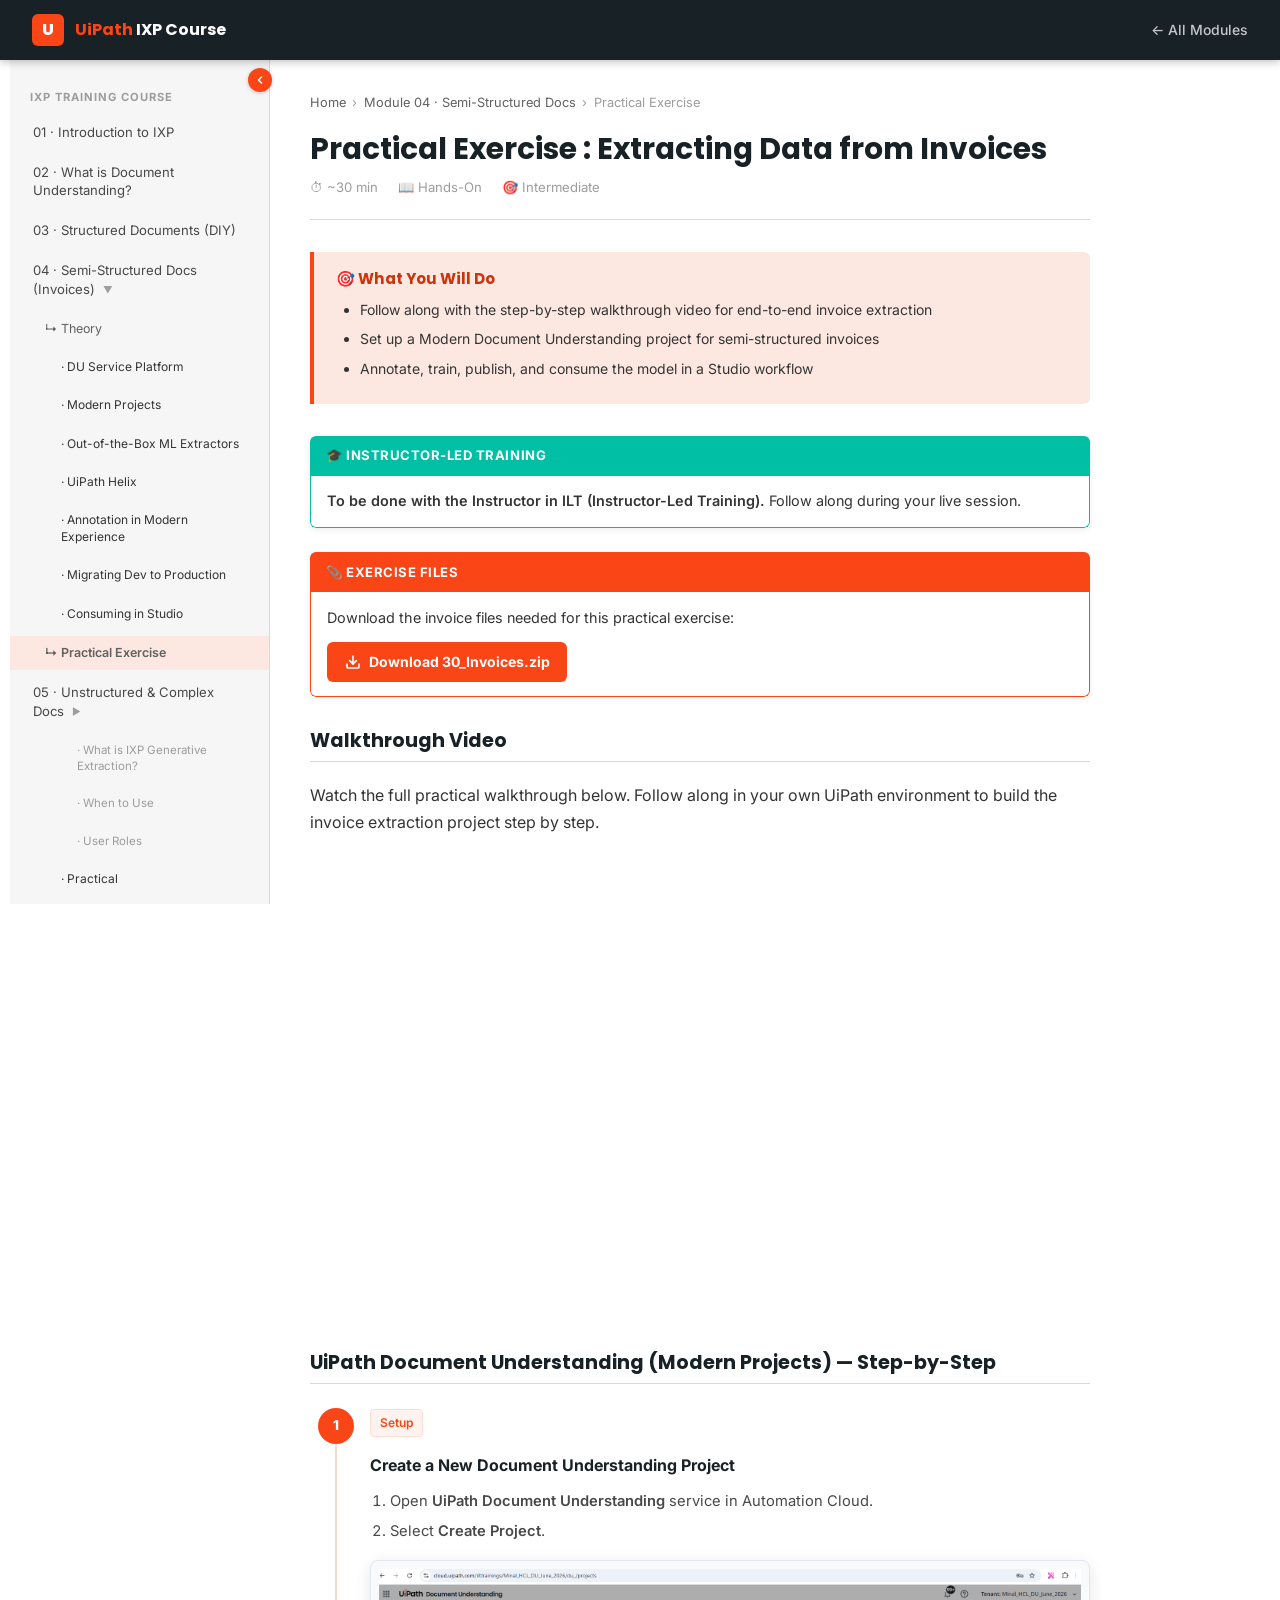
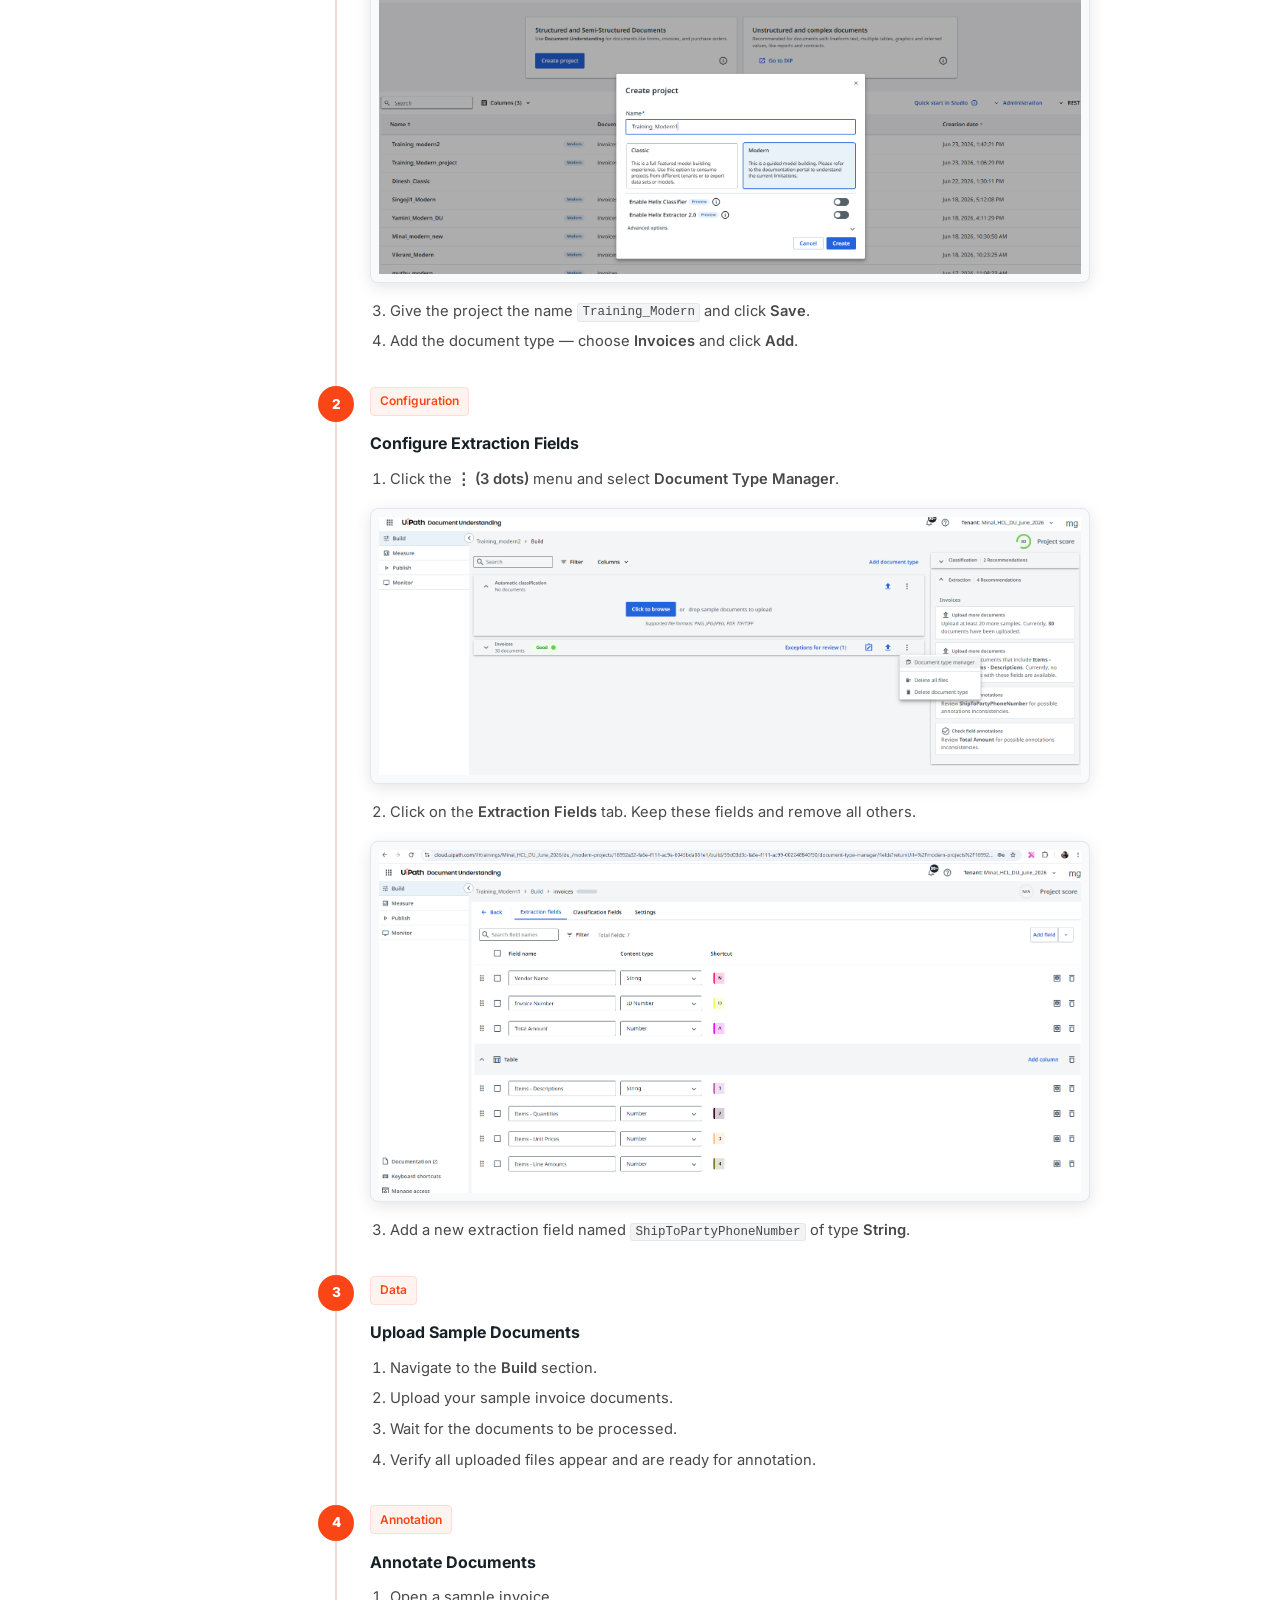
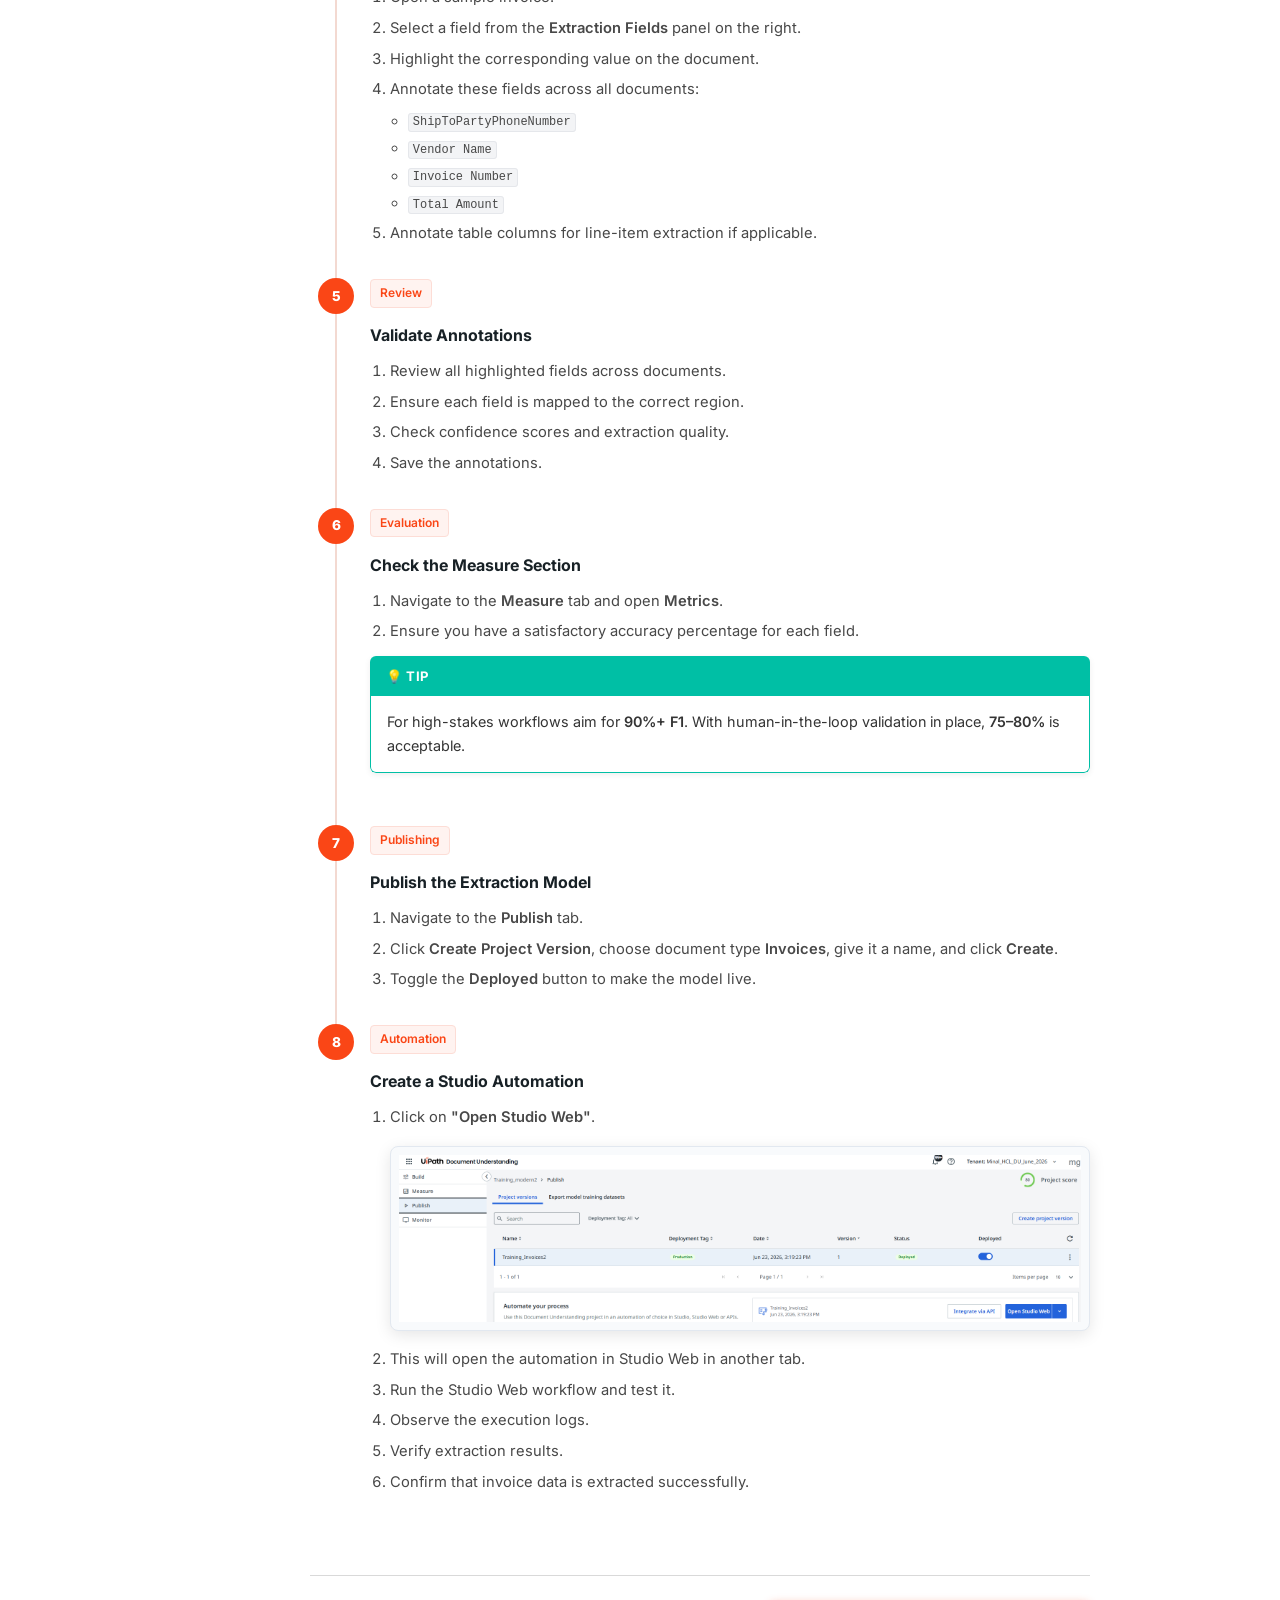
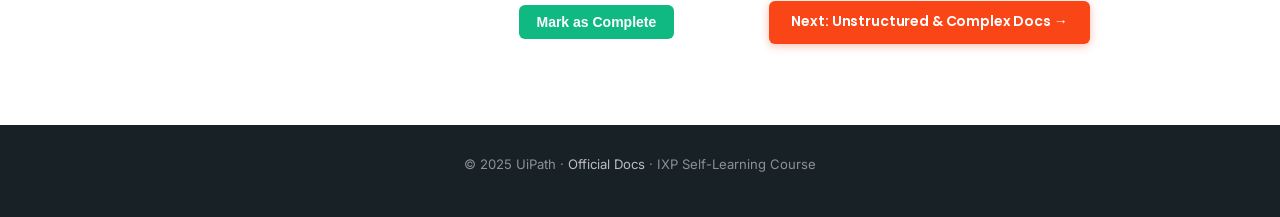
<file: modules/module-04-practical.html>
﻿<!DOCTYPE html>
<html lang="en">
<head>
  <meta charset="UTF-8" />
  <meta name="viewport" content="width=device-width, initial-scale=1.0" />
  <title>Module 04 Practical – Extracting Data from Invoices | UiPath Course</title>
  <link rel="stylesheet" href="../assets/css/main.css" />
  <link rel="stylesheet" href="../assets/css/course.css?v=2" />
</head>
<body>

<header class="site-header" role="banner">
  <a href="../index.html" class="logo" aria-label="IXP Course Home">
    <div class="logo-icon" aria-hidden="true">U</div>
    <span class="logo-text"><span>UiPath</span> IXP Course</span>
  </a>
  <nav aria-label="Site navigation"><a href="../index.html">← All Modules</a></nav>
</header>

<div class="course-layout">
  <aside class="course-sidebar" aria-label="Course navigation">
    <nav class="sidebar-nav" aria-label="Module list">
      <div class="sidebar-nav__title">IXP Training Course</div>
      <ul class="sidebar-nav__list">
        <li><a href="module-01-introduction.html" data-module="module-01">01 · Introduction to IXP</a></li>
        <li><a href="module-02-document-understanding.html" data-module="module-02">02 · What is Document Understanding?</a></li>
        <li><a href="module-03-structured-docs.html" data-module="module-03">03 · Structured Documents (DIY)</a></li>
        <li><a href="module-04-semistructured-docs.html" data-module="module-04">04 · Semi-Structured Docs (Invoices)</a></li>
        <li><a href="module-04-semistructured-docs.html" class="sidebar-nav__sub">↳ Theory</a></li>
        <li><a href="module-04-semistructured-docs.html#l1-du-platform" class="sidebar-nav__subsub">· DU Service Platform</a></li>
        <li><a href="module-04-semistructured-docs.html#l2-modern-projects" class="sidebar-nav__subsub">· Modern Projects</a></li>
        <li><a href="module-04-semistructured-docs.html#l3-ootb-extractors" class="sidebar-nav__subsub">· Out-of-the-Box ML Extractors</a></li>
        <li><a href="module-04-semistructured-docs.html#l4-helix" class="sidebar-nav__subsub">· UiPath Helix</a></li>
        <li><a href="module-04-semistructured-docs.html#l5-annotation" class="sidebar-nav__subsub">· Annotation in Modern Experience</a></li>
        <li><a href="module-04-semistructured-docs.html#l6-migration" class="sidebar-nav__subsub">· Migrating Dev to Production</a></li>
        <li><a href="module-04-semistructured-docs.html#l7-studio" class="sidebar-nav__subsub">· Consuming in Studio</a></li>
        <li><a href="module-04-practical.html" class="sidebar-nav__sub active">↳ Practical Exercise</a></li>
        <li><a href="module-05-unstructured-complex.html" data-module="module-05">05 · Unstructured &amp; Complex Docs</a></li>
        <li><a href="module-05-part1.html" class="sidebar-nav__sub">↳ Part 1: Generative Classifier and Extractor</a></li>
        <li><a href="module-05-part1.html#l1-generative-classifier" class="sidebar-nav__subsub">· Generative Classifier</a></li>
        <li><a href="module-05-part1.html#l2-generative-extractor" class="sidebar-nav__subsub">· Generative Extractor</a></li>
        <li><a href="module-05-part1.html#l3-best-practices" class="sidebar-nav__subsub">· Best Practices</a></li>
        <li><a href="module-05-part1-practical.html" class="sidebar-nav__subsub">· Practical</a></li>
        <li><a href="module-05-part2.html" class="sidebar-nav__sub">↳ Part 2: Generative Extractor in IXP</a></li>
        <li><a href="module-05-part2.html#part2-theory" class="sidebar-nav__subsub">· Theory</a></li>
        <li><a href="module-05-part2.html#p2-what-is" class="sidebar-nav__subsubsub">· What is IXP Generative Extraction?</a></li>
        <li><a href="module-05-part2.html#p2-when-to-use" class="sidebar-nav__subsubsub">· When to Use</a></li>
        <li><a href="module-05-part2.html#p2-user-roles" class="sidebar-nav__subsubsub">· User Roles</a></li>
        <li><a href="module-05-part2-practical.html" class="sidebar-nav__subsub">· Practical</a></li>
        <li><a href="module-05-part2-practical.html#p2-building" class="sidebar-nav__subsubsub">· Building the Project</a></li>
        <li><a href="module-05-part2-practical.html#p2-evaluating" class="sidebar-nav__subsubsub">· Evaluating (Measure Phase)</a></li>
        <li><a href="module-05-part2-practical.html#p2-consuming" class="sidebar-nav__subsubsub">· Consuming in Studio</a></li>
        <li><a href="module-05-part2.html#part2-bestpractices" class="sidebar-nav__subsub">· Best Practices</a></li>
        <li><a href="module-05-part2.html#p2-prompting" class="sidebar-nav__subsubsub">· Prompting Best Practices</a></li>
        <li><a href="module-06-du-framework.html" data-module="module-06">06 · DU Framework</a></li>
        <li><a href="module-07-miscellaneous.html" data-module="module-07">07 · Important Topics</a></li>
      </ul>
    </nav>
    <div class="sidebar-progress">
      <div class="label">Overall Progress</div>
      <div class="progress-bar-wrap" style="margin-top:6px;" role="progressbar">
        <div class="progress-bar-fill" style="width:0%"></div>
      </div>
    </div>
  </aside>

  <main class="course-content" id="main-content">

    <nav class="breadcrumb" aria-label="Breadcrumb">
      <a href="../index.html">Home</a> <span aria-hidden="true">›</span>
      <a href="module-04-semistructured-docs.html">Module 04 · Semi-Structured Docs</a> <span aria-hidden="true">›</span>
      <span>Practical Exercise</span>
    </nav>

    <div class="page-header">
      <h1>Practical Exercise : Extracting Data from Invoices</h1>
      <div class="page-header__meta">
        <span>⏱ ~30 min</span><span>📖 Hands-On</span><span>🎯 Intermediate</span>
      </div>
    </div>

    <div class="objectives-box">
      <h3>🎯 What You Will Do</h3>
      <ul>
        <li>Follow along with the step-by-step walkthrough video for end-to-end invoice extraction</li>
        <li>Set up a Modern Document Understanding project for semi-structured invoices</li>
        <li>Annotate, train, publish, and consume the model in a Studio workflow</li>
      </ul>
    </div>

    <div class="admonition admonition--tip" style="margin-bottom:1.5rem;">
      <div class="admonition-title">🎓 Instructor-Led Training</div>
      <div class="admonition-body"><strong>To be done with the Instructor in ILT (Instructor-Led Training).</strong> Follow along during your live session.</div>
    </div>

    <div class="admonition admonition--important" style="margin-bottom:2rem;">
      <div class="admonition-title">📎 Exercise Files</div>
      <div class="admonition-body">
        Download the invoice files needed for this practical exercise:
        <div style="margin-top:.75rem;">
          <a href="../files/30_Invoices.zip" download style="display:inline-flex;align-items:center;gap:.5rem;background:#FA4616;color:#fff;padding:.5rem 1.1rem;border-radius:6px;font-weight:700;font-size:.875rem;text-decoration:none;">
            <svg xmlns="http://www.w3.org/2000/svg" width="16" height="16" viewBox="0 0 24 24" fill="none" stroke="#fff" stroke-width="2.5" stroke-linecap="round" stroke-linejoin="round" aria-hidden="true"><path d="M21 15v4a2 2 0 0 1-2 2H5a2 2 0 0 1-2-2v-4"/><polyline points="7 10 12 15 17 10"/><line x1="12" y1="15" x2="12" y2="3"/></svg>
            Download 30_Invoices.zip
          </a>
        </div>
      </div>
    </div>

    <section class="lesson">
      <h2 class="lesson-title">Walkthrough Video</h2>
      <p>Watch the full practical walkthrough below. Follow along in your own UiPath environment to build the invoice extraction project step by step.</p>
      <div style="margin:1.5rem 0;">
        <iframe src="https://watchclueso.com/embed/vkk2ifwxjqexrvqp" style="width:100%;aspect-ratio:16/9;border:none" allow="fullscreen; autoplay; picture-in-picture"></iframe>
      </div>
    </section>

    <section class="lesson">
      <h2 class="lesson-title">UiPath Document Understanding (Modern Projects) — Step-by-Step</h2>

      <style>
        .walkthrough { display: flex; flex-direction: column; gap: 0; margin: 1.5rem 0; }
        .walkthrough-step { display: flex; gap: 0; }
        .walkthrough-step__spine { display: flex; flex-direction: column; align-items: center; flex-shrink: 0; width: 52px; }
        .walkthrough-step__badge { background: var(--uipath-orange); color: #fff; border-radius: 50%; width: 36px; height: 36px; display: flex; align-items: center; justify-content: center; font-weight: 800; font-size: 0.85rem; flex-shrink: 0; z-index: 1; }
        .walkthrough-step__line { width: 2px; background: #f3d9d1; flex: 1; min-height: 16px; }
        .walkthrough-step:last-child .walkthrough-step__line { display: none; }
        .walkthrough-step__body { flex: 1; padding: 0 0 2rem 0.5rem; }
        .walkthrough-step__title { font-size: 1rem; font-weight: 700; color: var(--uipath-dark); margin: 0.4rem 0 0.6rem; }
        .walkthrough-step__list { margin: 0; padding-left: 1.25rem; color: var(--gray-700); font-size: 0.92rem; }
        .walkthrough-step__list li { margin-bottom: 0.35rem; }
        .walkthrough-step__list li:last-child { margin-bottom: 0; }
        .walkthrough-step__img { margin: 1rem 0; border: 1px solid #e2e8f0; border-radius: 8px; width: 100%; max-width: 720px; display: block; box-shadow: 0 4px 16px rgba(0,0,0,.10); background: #f8fafc; padding: 8px; }
        .walkthrough-step__tag { display: inline-flex; align-items: center; gap: 0.35rem; background: #fff3f0; color: var(--uipath-orange); border: 1px solid #fdddd6; border-radius: 4px; font-size: 0.75rem; font-weight: 600; padding: 0.2rem 0.55rem; margin-bottom: 0.5rem; }
        .walkthrough-step__sublist { margin: 0.4rem 0 0 0; padding-left: 1.1rem; }
        .walkthrough-step__sublist li { margin-bottom: 0.2rem; font-size: 0.88rem; }
        code.field { background: #f3f4f6; border: 1px solid #e5e7eb; border-radius: 3px; padding: 0.1em 0.35em; font-size: 0.85em; }
      </style>

      <div class="walkthrough">

        <!-- Step 1 -->
        <div class="walkthrough-step">
          <div class="walkthrough-step__spine">
            <div class="walkthrough-step__badge">1</div>
            <div class="walkthrough-step__line"></div>
          </div>
          <div class="walkthrough-step__body">
            <div class="walkthrough-step__tag">Setup</div>
            <div class="walkthrough-step__title">Create a New Document Understanding Project</div>
            <ol class="walkthrough-step__list">
              <li>Open <strong>UiPath Document Understanding</strong> service in Automation Cloud.</li>
              <li>Select <strong>Create Project</strong>.</li>
            </ol>
            <img src="../assets/images/m04-step1-create-project.png" alt="Create Project screen" class="walkthrough-step__img" />
            <ol class="walkthrough-step__list" start="3">
              <li>Give the project the name <code class="field">Training_Modern</code> and click <strong>Save</strong>.</li>
              <li>Add the document type — choose <strong>Invoices</strong> and click <strong>Add</strong>.</li>
            </ol>
          </div>
        </div>

        <!-- Step 2 -->
        <div class="walkthrough-step">
          <div class="walkthrough-step__spine">
            <div class="walkthrough-step__badge">2</div>
            <div class="walkthrough-step__line"></div>
          </div>
          <div class="walkthrough-step__body">
            <div class="walkthrough-step__tag">Configuration</div>
            <div class="walkthrough-step__title">Configure Extraction Fields</div>
            <ol class="walkthrough-step__list">
              <li>Click the <strong>⋮ (3 dots)</strong> menu and select <strong>Document Type Manager</strong>.</li>
            </ol>
            <img src="../assets/images/m04-step2-document-type-manager.png" alt="Document Type Manager menu" class="walkthrough-step__img" />
            <ol class="walkthrough-step__list" start="2">
              <li>Click on the <strong>Extraction Fields</strong> tab. Keep these fields and remove all others.</li>
            </ol>
            <img src="../assets/images/m04-step3-extraction-fields.png" alt="Extraction Fields tab" class="walkthrough-step__img" />
            <ol class="walkthrough-step__list" start="3">
              <li>Add a new extraction field named <code class="field">ShipToPartyPhoneNumber</code> of type <strong>String</strong>.</li>
            </ol>
          </div>
        </div>

        <!-- Step 3 -->
        <div class="walkthrough-step">
          <div class="walkthrough-step__spine">
            <div class="walkthrough-step__badge">3</div>
            <div class="walkthrough-step__line"></div>
          </div>
          <div class="walkthrough-step__body">
            <div class="walkthrough-step__tag">Data</div>
            <div class="walkthrough-step__title">Upload Sample Documents</div>
            <ol class="walkthrough-step__list">
              <li>Navigate to the <strong>Build</strong> section.</li>
              <li>Upload your sample invoice documents.</li>
              <li>Wait for the documents to be processed.</li>
              <li>Verify all uploaded files appear and are ready for annotation.</li>
            </ol>
          </div>
        </div>

        <!-- Step 4 -->
        <div class="walkthrough-step">
          <div class="walkthrough-step__spine">
            <div class="walkthrough-step__badge">4</div>
            <div class="walkthrough-step__line"></div>
          </div>
          <div class="walkthrough-step__body">
            <div class="walkthrough-step__tag">Annotation</div>
            <div class="walkthrough-step__title">Annotate Documents</div>
            <ol class="walkthrough-step__list">
              <li>Open a sample invoice.</li>
              <li>Select a field from the <strong>Extraction Fields</strong> panel on the right.</li>
              <li>Highlight the corresponding value on the document.</li>
              <li>Annotate these fields across all documents:
                <ul class="walkthrough-step__sublist">
                  <li><code class="field">ShipToPartyPhoneNumber</code></li>
                  <li><code class="field">Vendor Name</code></li>
                  <li><code class="field">Invoice Number</code></li>
                  <li><code class="field">Total Amount</code></li>
                </ul>
              </li>
              <li>Annotate table columns for line-item extraction if applicable.</li>
            </ol>
          </div>
        </div>

        <!-- Step 5 -->
        <div class="walkthrough-step">
          <div class="walkthrough-step__spine">
            <div class="walkthrough-step__badge">5</div>
            <div class="walkthrough-step__line"></div>
          </div>
          <div class="walkthrough-step__body">
            <div class="walkthrough-step__tag">Review</div>
            <div class="walkthrough-step__title">Validate Annotations</div>
            <ol class="walkthrough-step__list">
              <li>Review all highlighted fields across documents.</li>
              <li>Ensure each field is mapped to the correct region.</li>
              <li>Check confidence scores and extraction quality.</li>
              <li>Save the annotations.</li>
            </ol>
          </div>
        </div>

        <!-- Step 6 -->
        <div class="walkthrough-step">
          <div class="walkthrough-step__spine">
            <div class="walkthrough-step__badge">6</div>
            <div class="walkthrough-step__line"></div>
          </div>
          <div class="walkthrough-step__body">
            <div class="walkthrough-step__tag">Evaluation</div>
            <div class="walkthrough-step__title">Check the Measure Section</div>
            <ol class="walkthrough-step__list">
              <li>Navigate to the <strong>Measure</strong> tab and open <strong>Metrics</strong>.</li>
              <li>Ensure you have a satisfactory accuracy percentage for each field.</li>
            </ol>
            <div class="admonition admonition--tip" style="margin-top:0.75rem;">
              <div class="admonition-title">💡 Tip</div>
              <div class="admonition-body">For high-stakes workflows aim for <strong>90%+ F1</strong>. With human-in-the-loop validation in place, <strong>75–80%</strong> is acceptable.</div>
            </div>
          </div>
        </div>

        <!-- Step 7 -->
        <div class="walkthrough-step">
          <div class="walkthrough-step__spine">
            <div class="walkthrough-step__badge">7</div>
            <div class="walkthrough-step__line"></div>
          </div>
          <div class="walkthrough-step__body">
            <div class="walkthrough-step__tag">Publishing</div>
            <div class="walkthrough-step__title">Publish the Extraction Model</div>
            <ol class="walkthrough-step__list">
              <li>Navigate to the <strong>Publish</strong> tab.</li>
              <li>Click <strong>Create Project Version</strong>, choose document type <strong>Invoices</strong>, give it a name, and click <strong>Create</strong>.</li>
              <li>Toggle the <strong>Deployed</strong> button to make the model live.</li>
            </ol>
          </div>
        </div>

        <!-- Step 8 -->
        <div class="walkthrough-step">
          <div class="walkthrough-step__spine">
            <div class="walkthrough-step__badge">8</div>
            <div class="walkthrough-step__line"></div>
          </div>
          <div class="walkthrough-step__body">
            <div class="walkthrough-step__tag">Automation</div>
            <div class="walkthrough-step__title">Create a Studio Automation</div>
            <ol class="walkthrough-step__list">
              <li>Click on <strong>"Open Studio Web"</strong>.
                <img src="../assets/images/m04-step8-open-studio-web.png" alt="Open Studio Web button on the Publish page" class="walkthrough-step__img" />
              </li>
              <li>This will open the automation in Studio Web in another tab.</li>
              <li>Run the Studio Web workflow and test it.</li>
              <li>Observe the execution logs.</li>
              <li>Verify extraction results.</li>
              <li>Confirm that invoice data is extracted successfully.</li>
            </ol>
          </div>
        </div>

      </div><!-- /.walkthrough -->

    </section>

    <nav class="module-nav" aria-label="Module navigation">
      <a href="module-04-semistructured-docs.html" class="btn btn-outline">← Theory</a>
      <div class="module-nav__complete">
        <button id="mark-complete-btn" class="mark-complete-btn">Mark as Complete</button>
      </div>
      <a href="module-05-unstructured-complex.html" class="btn btn-primary">Next: Unstructured &amp; Complex Docs →</a>
    </nav>

  </main>
</div>

<footer class="site-footer" role="contentinfo">
  <p>© 2025 UiPath · <a href="https://docs.uipath.com/document-understanding" target="_blank" rel="noopener">Official Docs</a> · IXP Self-Learning Course</p>
</footer>

<script src="../assets/js/progress.js?v=2"></script>
<script src="../assets/js/nav.js?v=4"></script>
<script>initModulePage('module-04');</script>
</body>
</html>
</file>
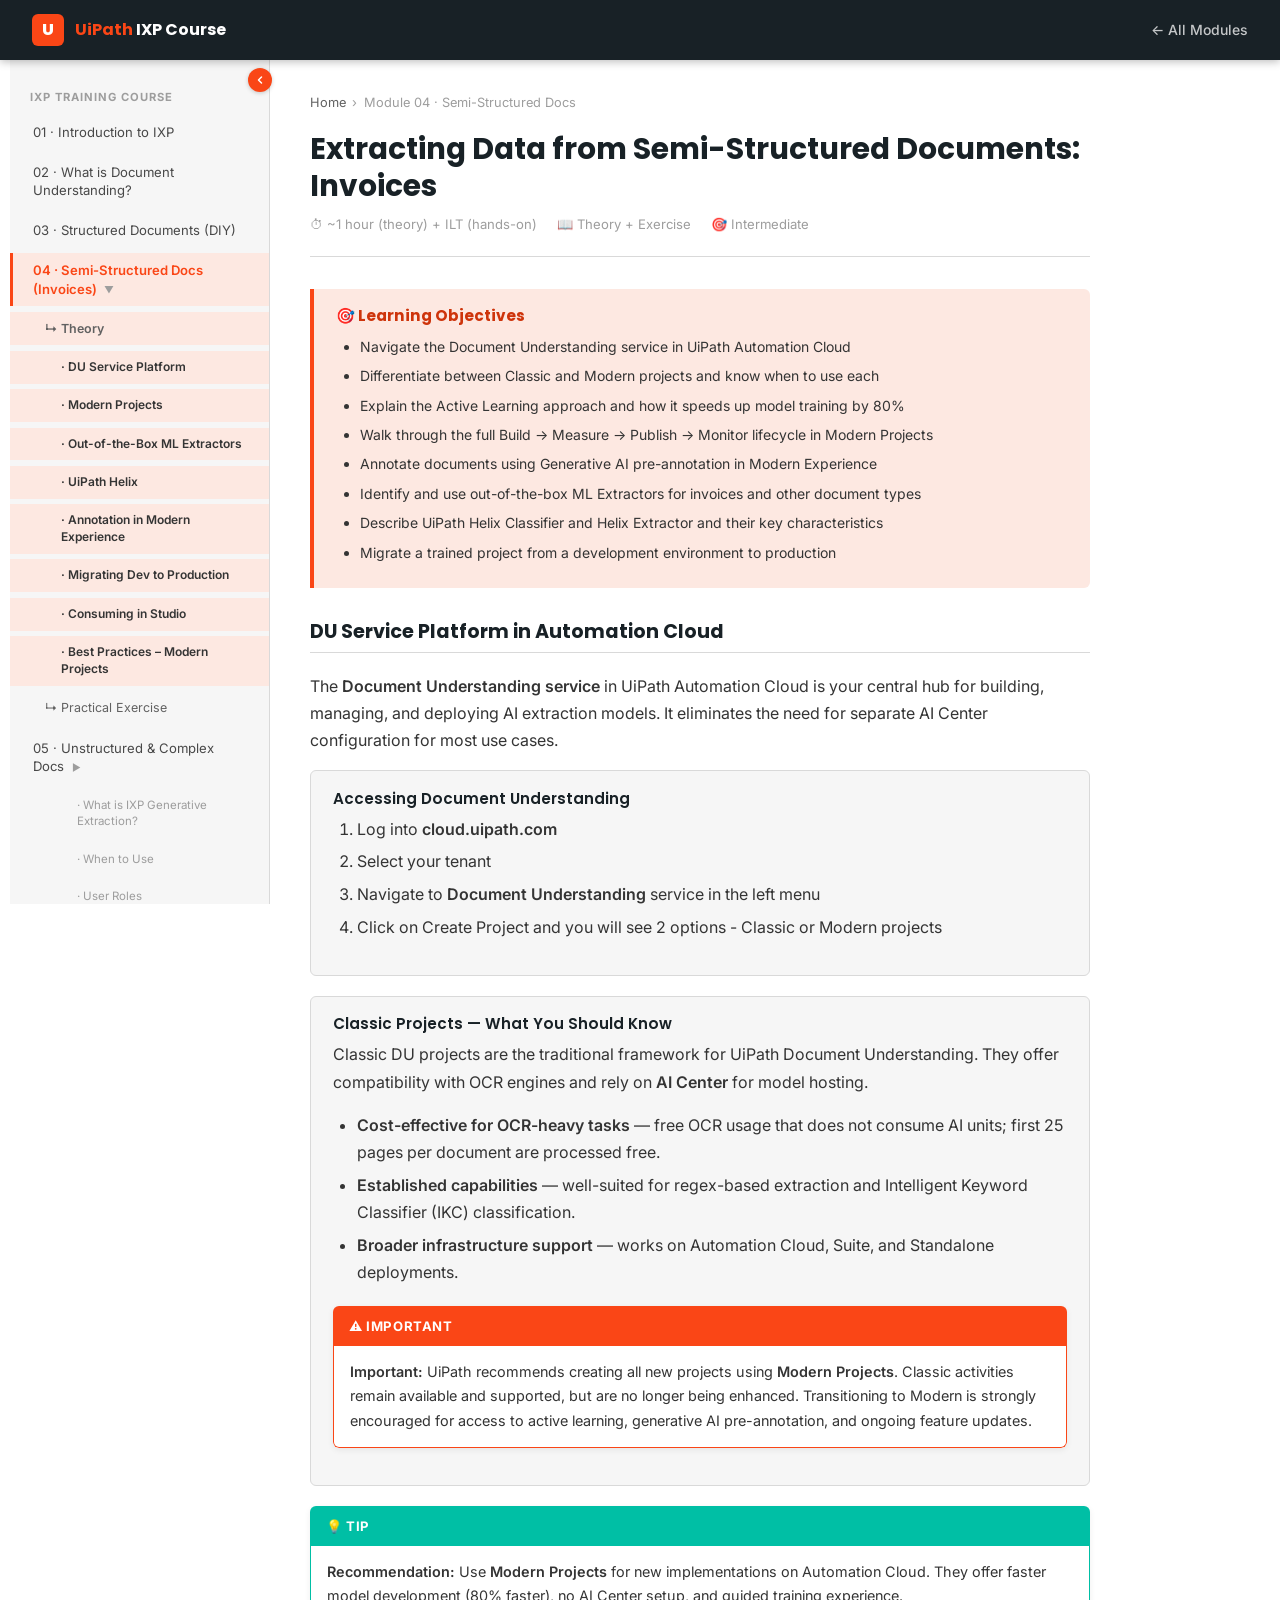
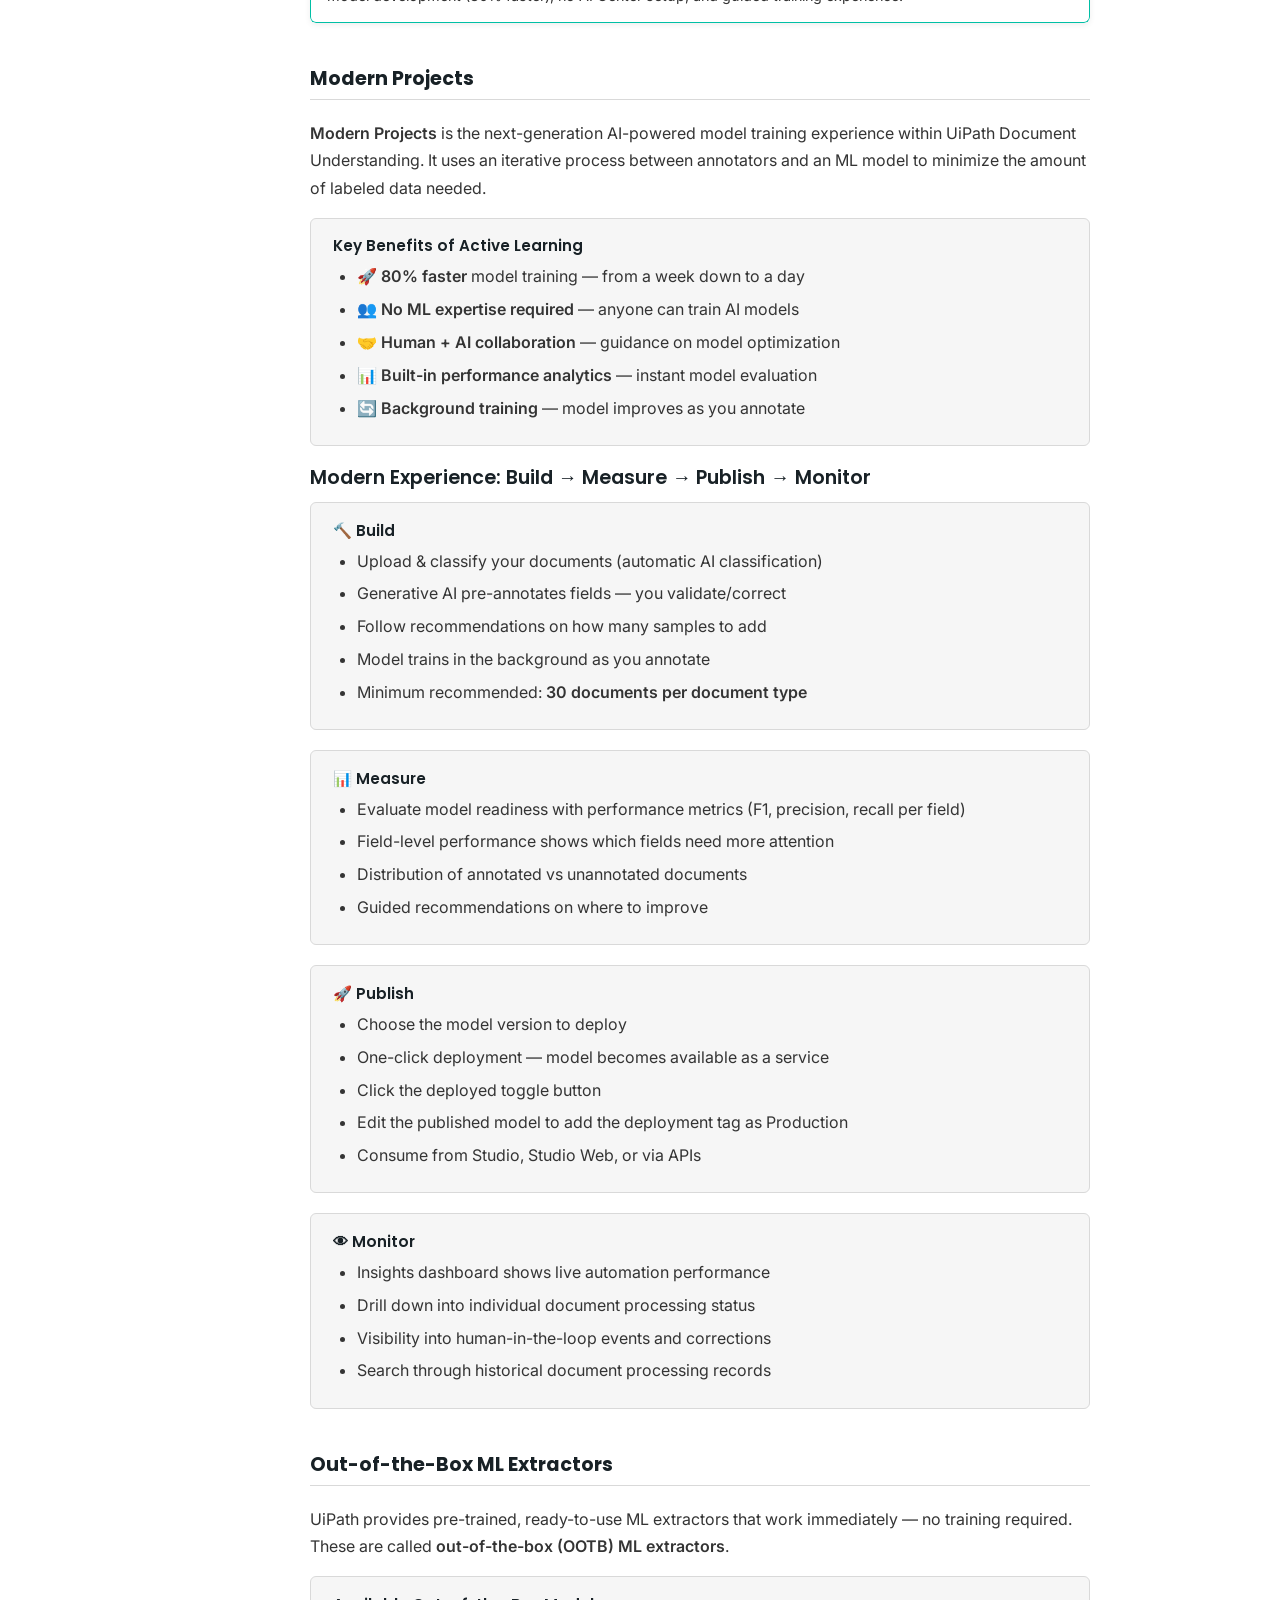
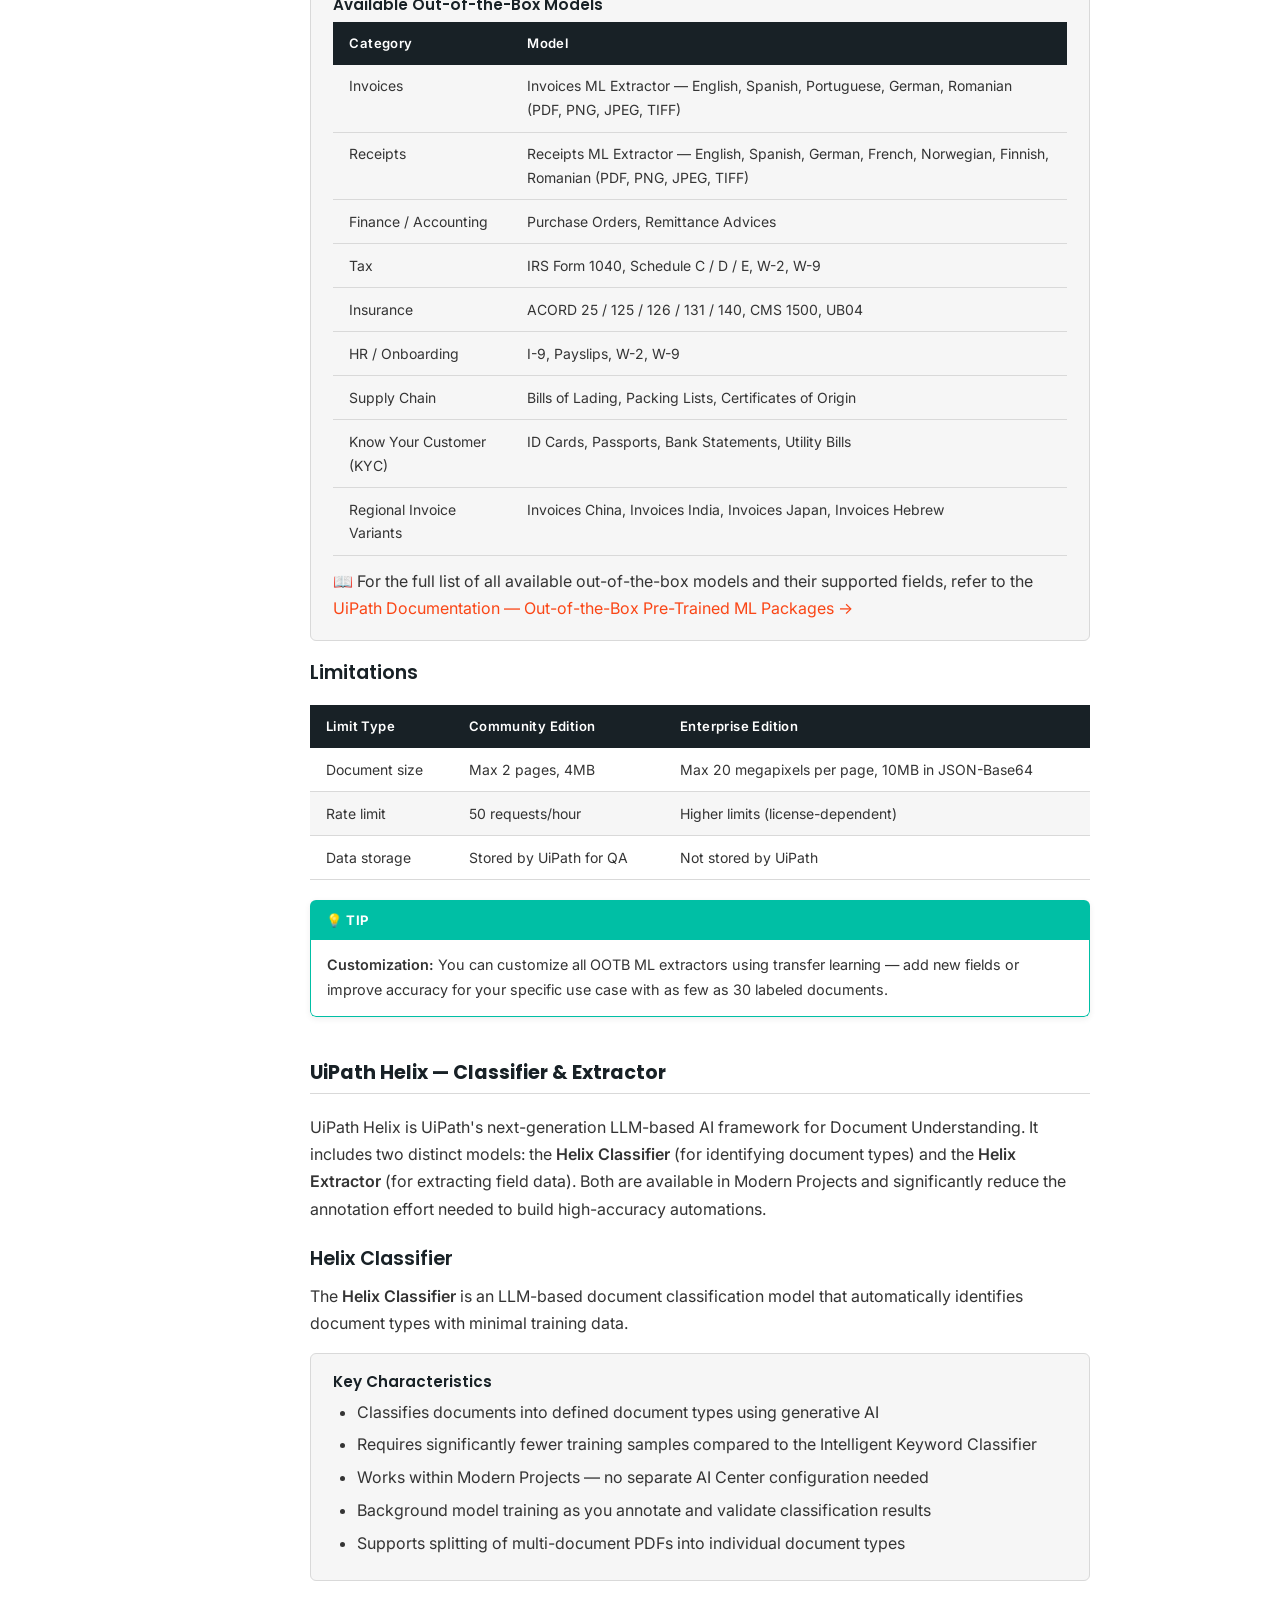
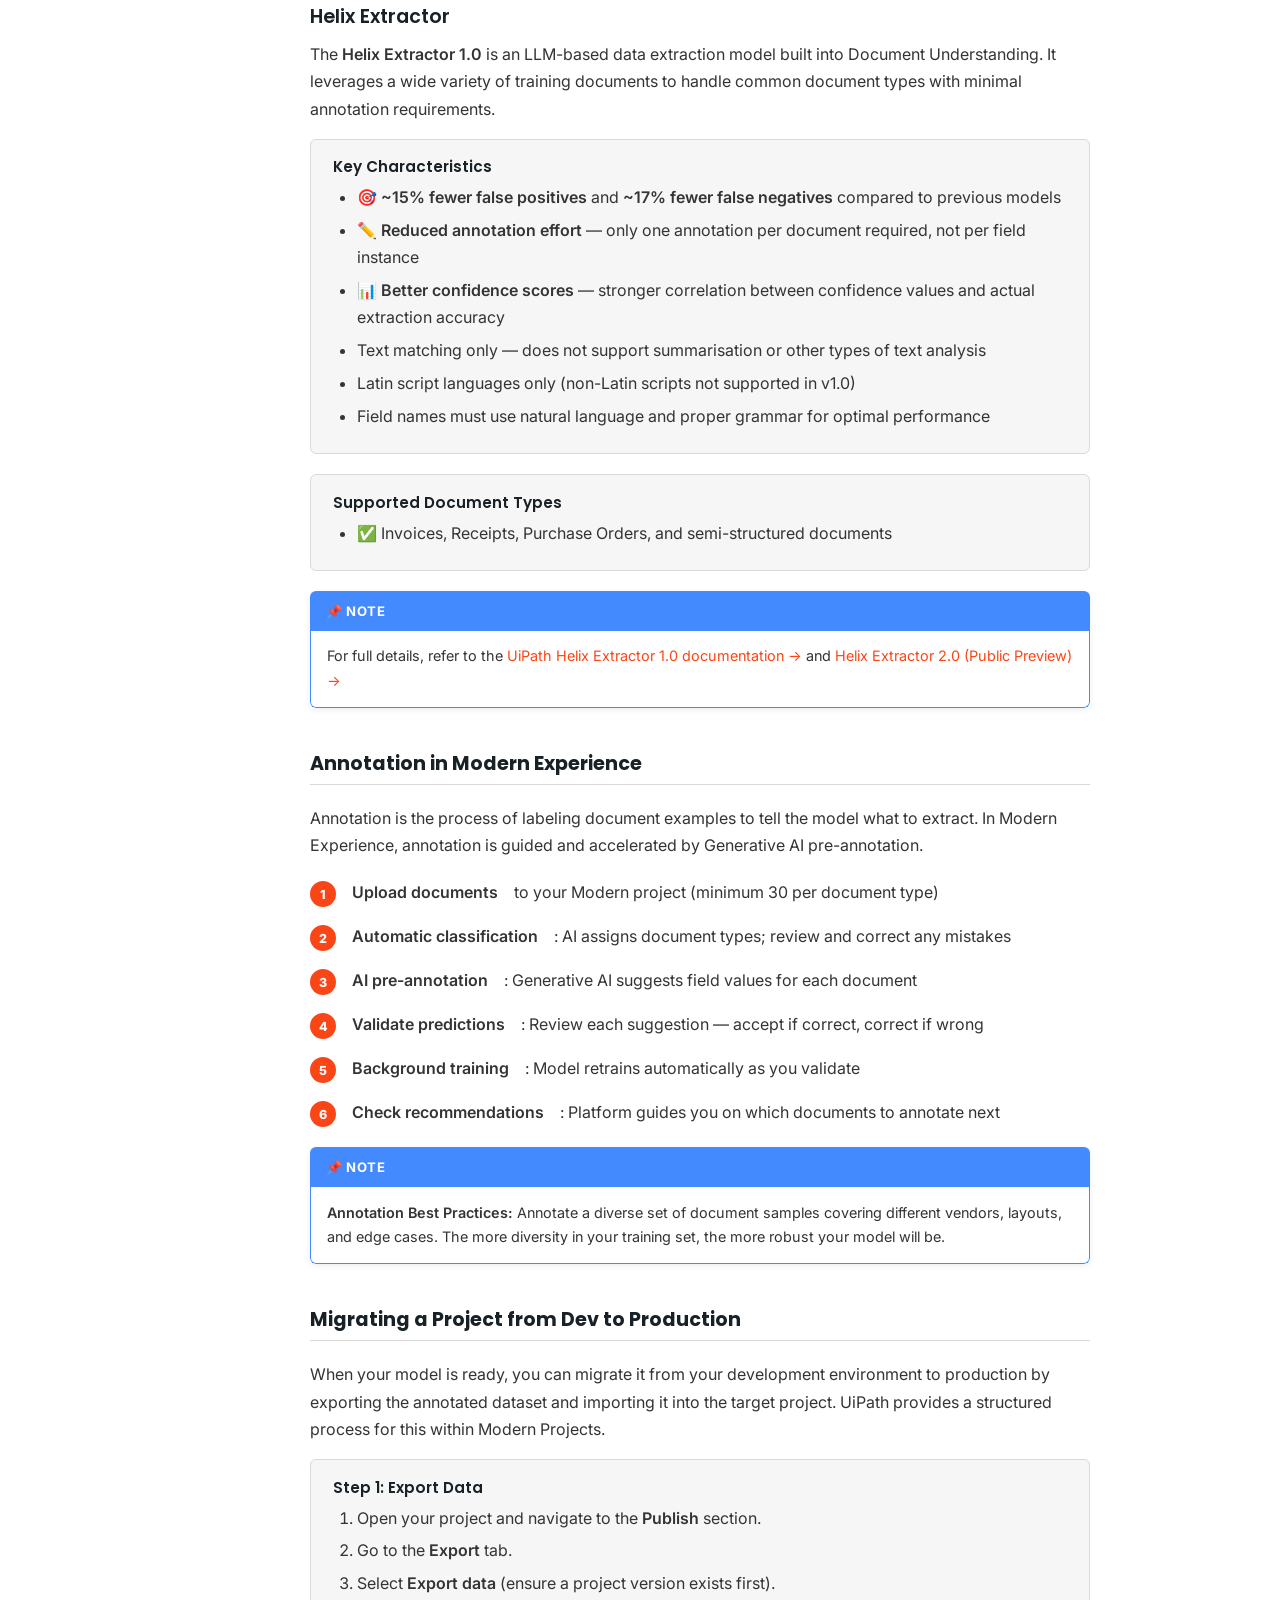
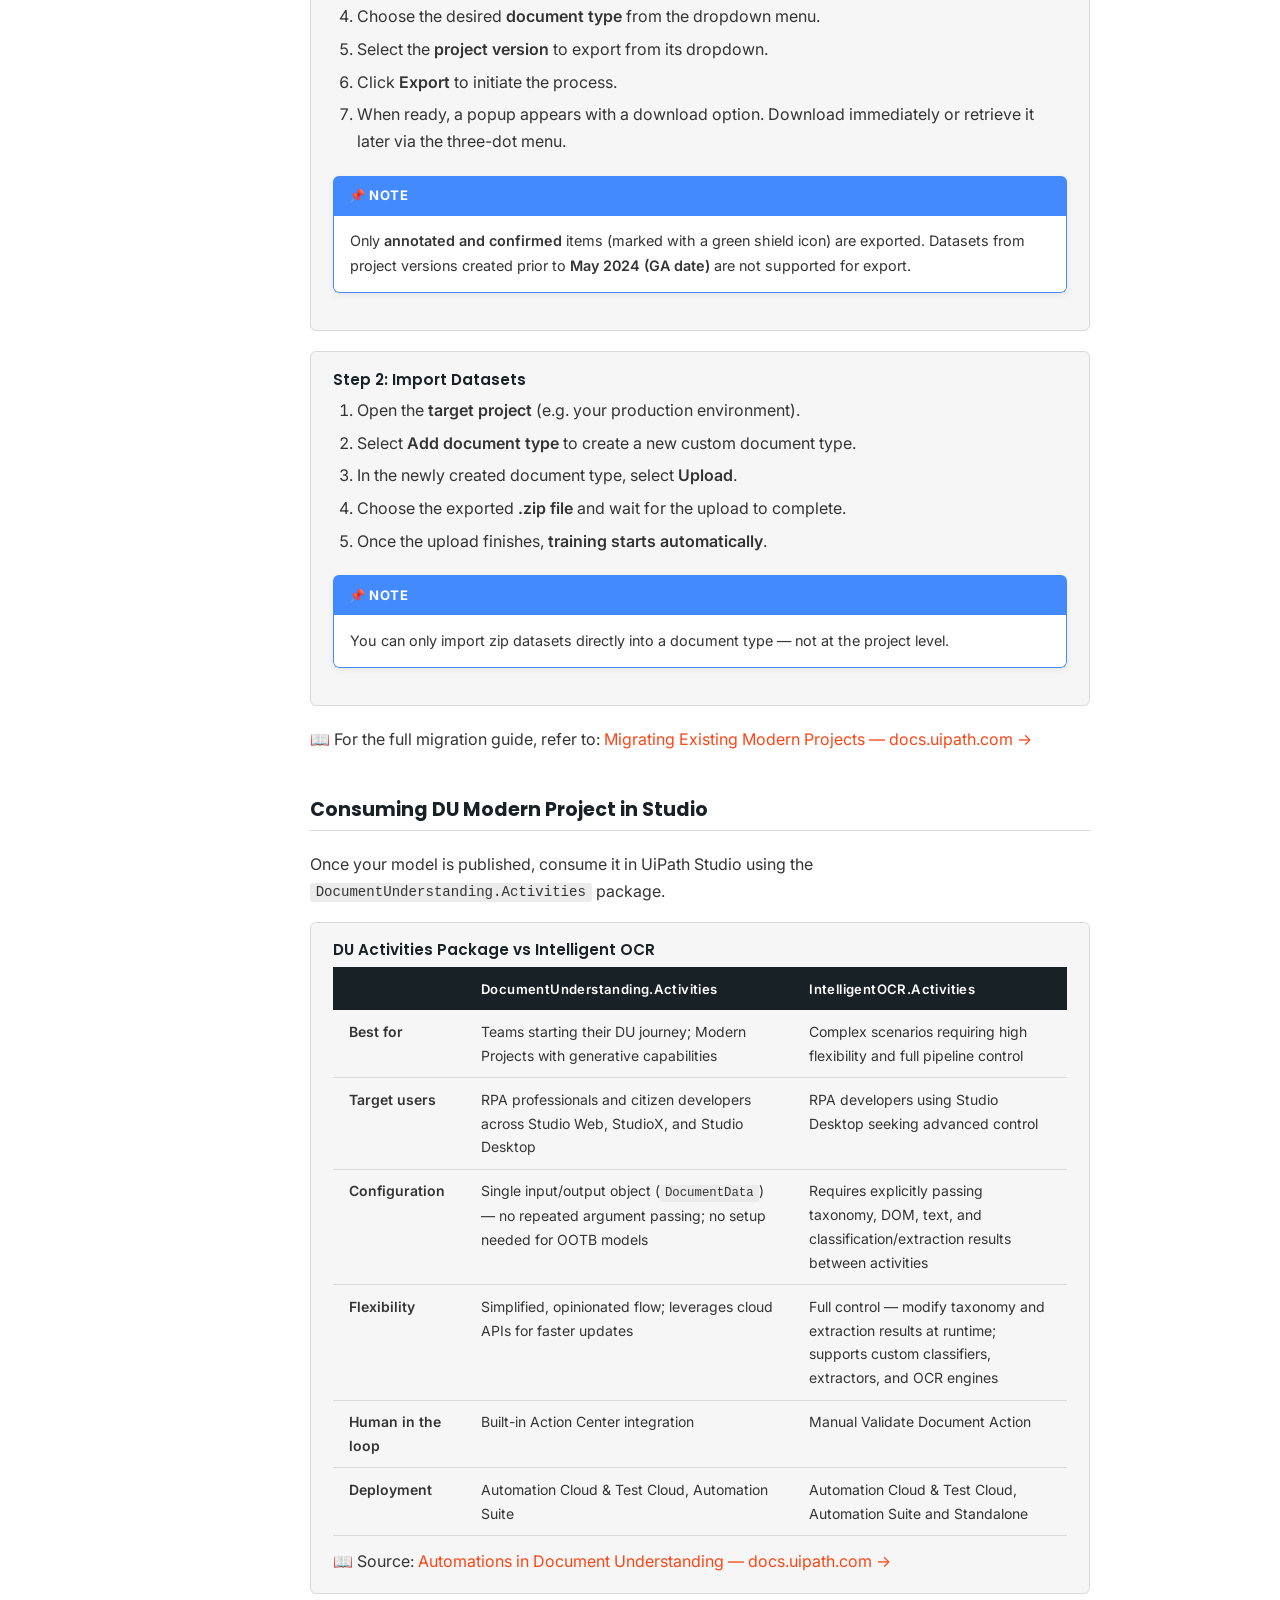
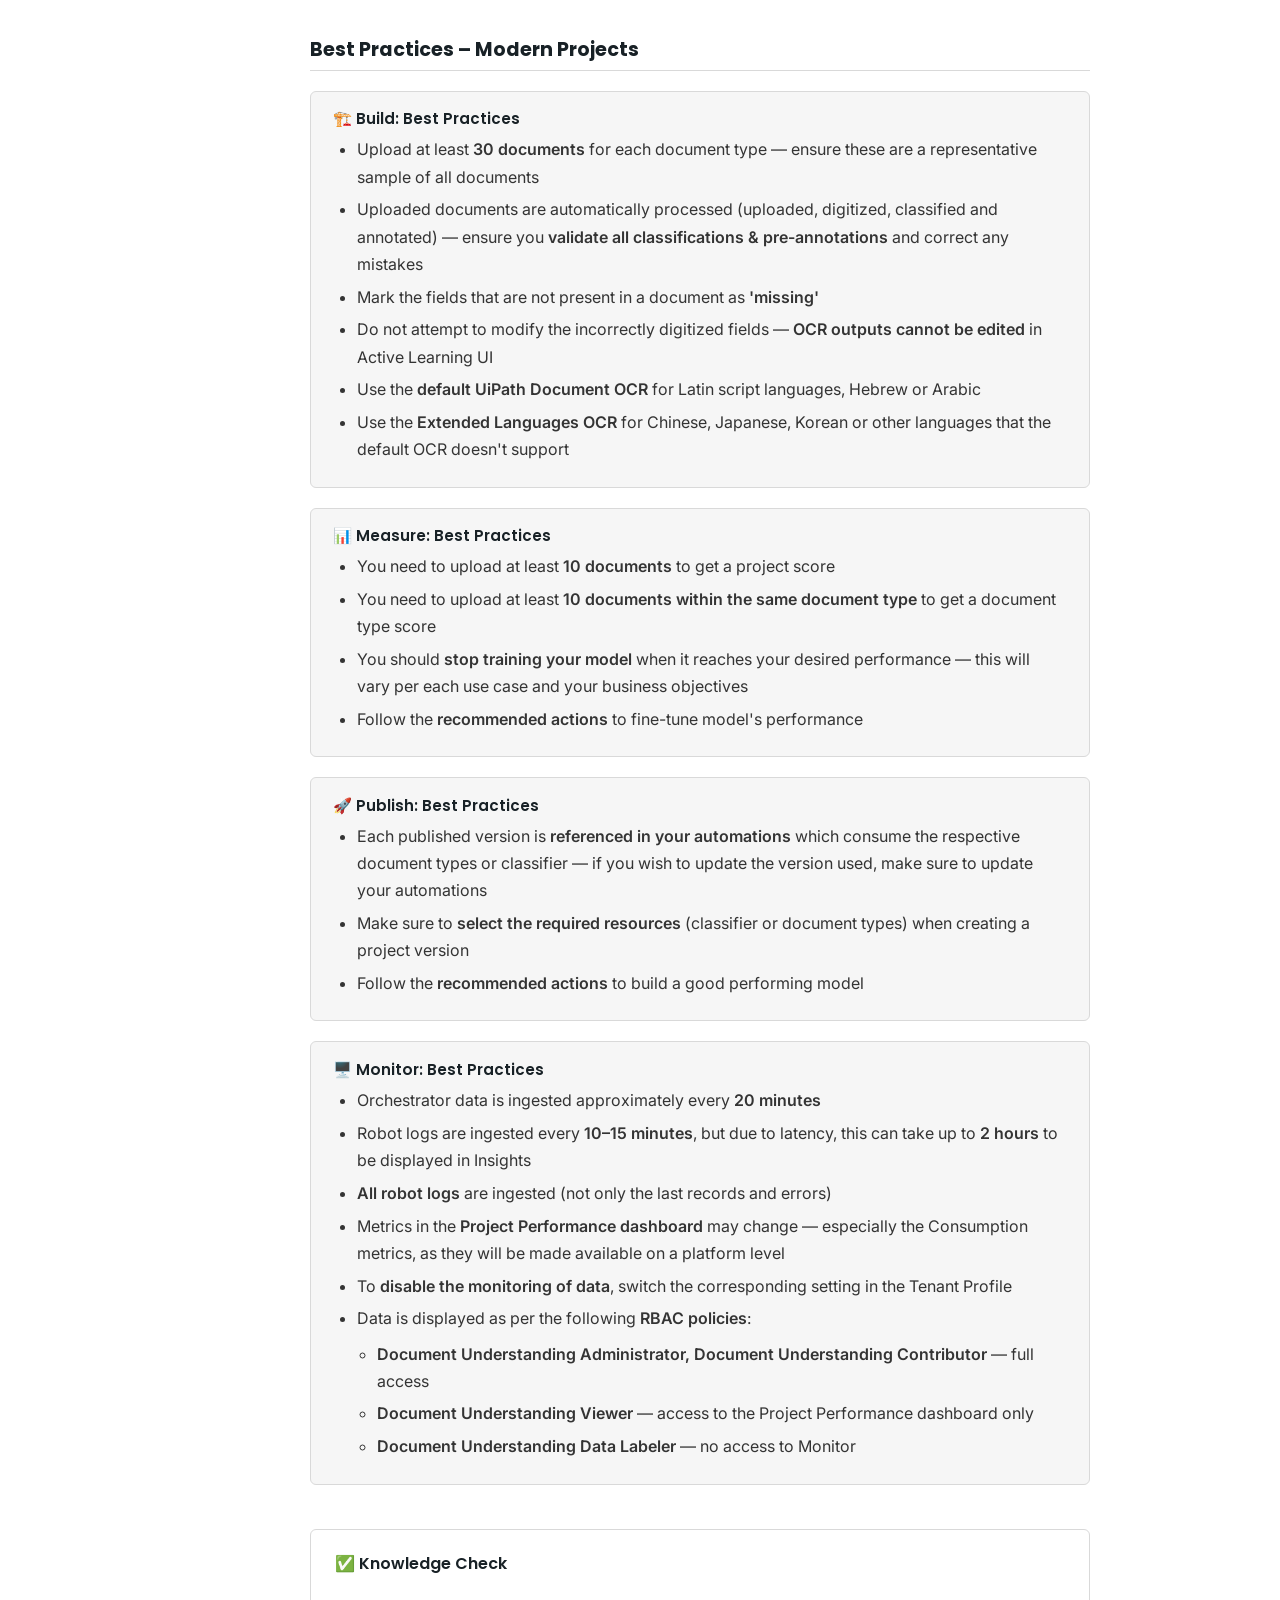
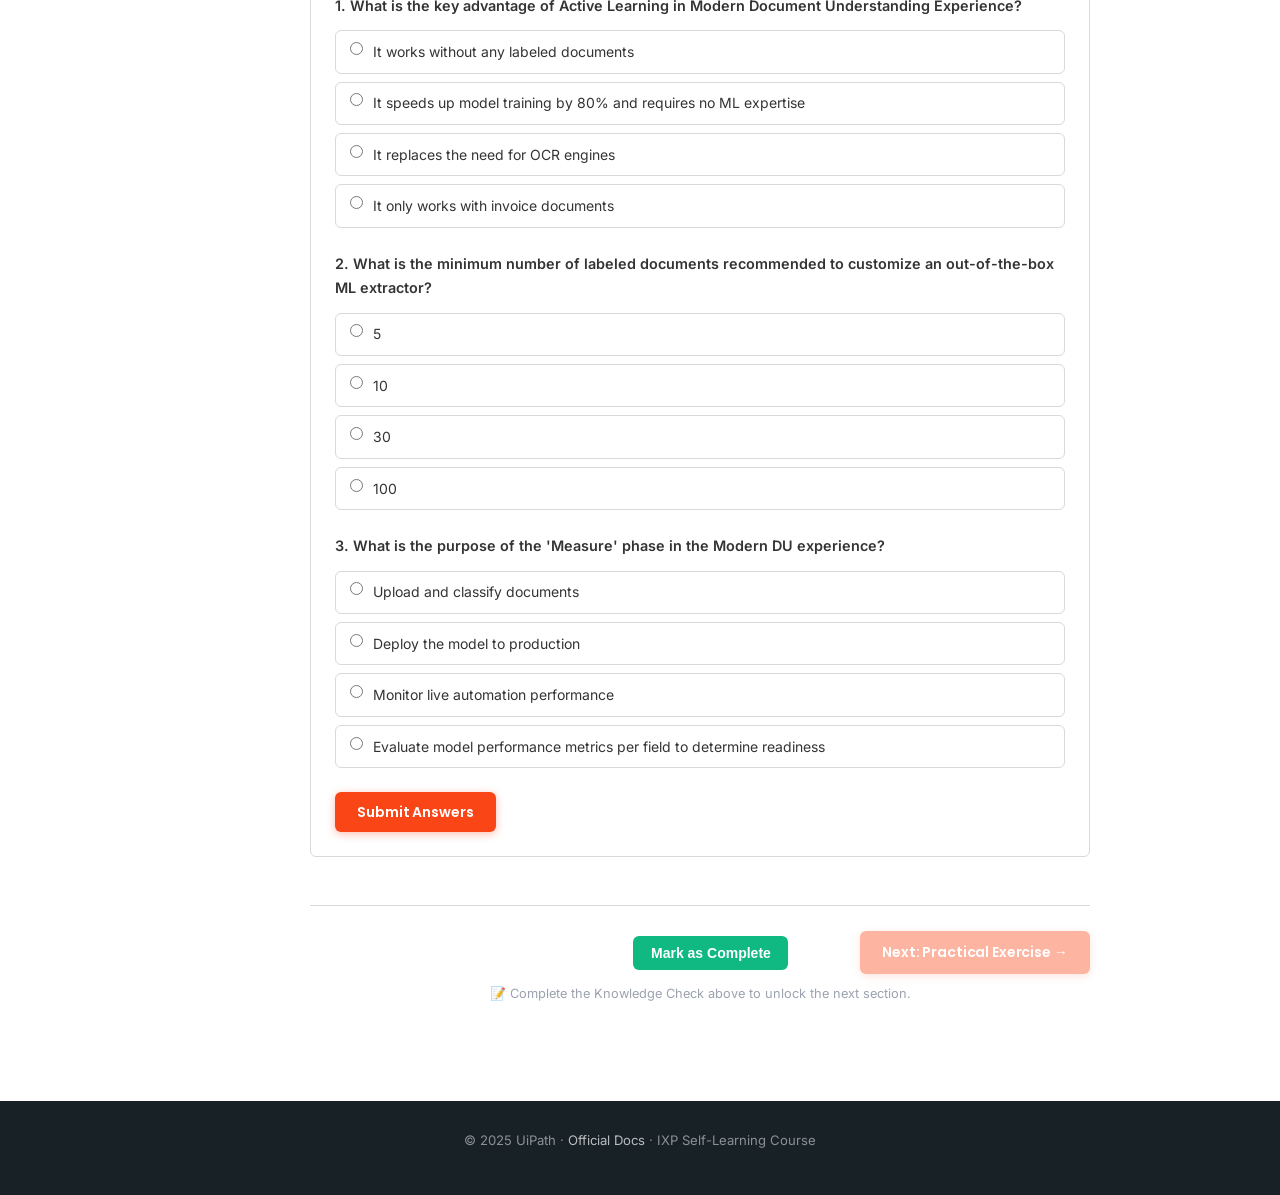
<file: modules/module-04-semistructured-docs.html>
﻿<!DOCTYPE html>
<html lang="en">
<head>
  <meta charset="UTF-8" />
  <meta name="viewport" content="width=device-width, initial-scale=1.0" />
  <title>Module 04 – Semi-Structured Documents (Invoices) | UiPath Course</title>
  <link rel="stylesheet" href="../assets/css/main.css" />
  <link rel="stylesheet" href="../assets/css/course.css?v=2" />
</head>
<body>

<header class="site-header" role="banner">
  <a href="../index.html" class="logo" aria-label="IXP Course Home">
    <div class="logo-icon" aria-hidden="true">U</div>
    <span class="logo-text"><span>UiPath</span> IXP Course</span>
  </a>
  <nav aria-label="Site navigation"><a href="../index.html">← All Modules</a></nav>
</header>

<div class="course-layout">
  <aside class="course-sidebar" aria-label="Course navigation">
    <nav class="sidebar-nav" aria-label="Module list">
      <div class="sidebar-nav__title">IXP Training Course</div>
      <ul class="sidebar-nav__list">
        <li><a href="module-01-introduction.html" data-module="module-01">01 · Introduction to IXP</a></li>
        <li><a href="module-02-document-understanding.html" data-module="module-02">02 · What is Document Understanding?</a></li>
        <li><a href="module-03-structured-docs.html" data-module="module-03">03 · Structured Documents (DIY)</a></li>
        <li><a href="module-04-semistructured-docs.html" data-module="module-04" class="active">04 · Semi-Structured Docs (Invoices)</a></li>
        <li><a href="module-04-semistructured-docs.html" class="sidebar-nav__sub">↳ Theory</a></li>
        <li><a href="module-04-semistructured-docs.html#l1-du-platform" class="sidebar-nav__subsub">· DU Service Platform</a></li>
        <li><a href="module-04-semistructured-docs.html#l2-modern-projects" class="sidebar-nav__subsub">· Modern Projects</a></li>
        <li><a href="module-04-semistructured-docs.html#l3-ootb-extractors" class="sidebar-nav__subsub">· Out-of-the-Box ML Extractors</a></li>
        <li><a href="module-04-semistructured-docs.html#l4-helix" class="sidebar-nav__subsub">· UiPath Helix</a></li>
        <li><a href="module-04-semistructured-docs.html#l5-annotation" class="sidebar-nav__subsub">· Annotation in Modern Experience</a></li>
        <li><a href="module-04-semistructured-docs.html#l6-migration" class="sidebar-nav__subsub">· Migrating Dev to Production</a></li>
        <li><a href="module-04-semistructured-docs.html#l7-studio" class="sidebar-nav__subsub">· Consuming in Studio</a></li>
        <li><a href="module-04-semistructured-docs.html#l-best-practices" class="sidebar-nav__subsub">· Best Practices – Modern Projects</a></li>
        <li><a href="module-04-practical.html" class="sidebar-nav__sub">↳ Practical Exercise</a></li>
        <li><a href="module-05-unstructured-complex.html" data-module="module-05">05 · Unstructured &amp; Complex Docs</a></li>
        <li><a href="module-05-part1.html" class="sidebar-nav__sub">↳ Part 1: Generative Classifier and Extractor</a></li>
        <li><a href="module-05-part1.html#l1-generative-classifier" class="sidebar-nav__subsub">· Generative Classifier</a></li>
        <li><a href="module-05-part1.html#l2-generative-extractor" class="sidebar-nav__subsub">· Generative Extractor</a></li>
        <li><a href="module-05-part1.html#l3-best-practices" class="sidebar-nav__subsub">· Best Practices</a></li>
        <li><a href="module-05-part1-practical.html" class="sidebar-nav__subsub">· Practical</a></li>
        <li><a href="module-05-part2.html" class="sidebar-nav__sub">↳ Part 2: Generative Extractor in IXP</a></li>
        <li><a href="module-05-part2.html#part2-theory" class="sidebar-nav__subsub">· Theory</a></li>
        <li><a href="module-05-part2.html#p2-what-is" class="sidebar-nav__subsubsub">· What is IXP Generative Extraction?</a></li>
        <li><a href="module-05-part2.html#p2-when-to-use" class="sidebar-nav__subsubsub">· When to Use</a></li>
        <li><a href="module-05-part2.html#p2-user-roles" class="sidebar-nav__subsubsub">· User Roles</a></li>
        <li><a href="module-05-part2-practical.html" class="sidebar-nav__subsub">· Practical</a></li>
        <li><a href="module-05-part2-practical.html#p2-building" class="sidebar-nav__subsubsub">· Building the Project</a></li>
        <li><a href="module-05-part2-practical.html#p2-evaluating" class="sidebar-nav__subsubsub">· Evaluating (Measure Phase)</a></li>
        <li><a href="module-05-part2-practical.html#p2-consuming" class="sidebar-nav__subsubsub">· Consuming in Studio</a></li>
        <li><a href="module-05-part2.html#part2-bestpractices" class="sidebar-nav__subsub">· Best Practices</a></li>
        <li><a href="module-05-part2.html#p2-prompting" class="sidebar-nav__subsubsub">· Prompting Best Practices</a></li>
        <li><a href="module-06-du-framework.html" data-module="module-06">06 · DU Framework</a></li>
        <li><a href="module-07-miscellaneous.html" data-module="module-07">07 · Important Topics</a></li>
      </ul>
    </nav>
    <div class="sidebar-progress">
      <div class="label">Overall Progress</div>
      <div class="progress-bar-wrap" style="margin-top:6px;" role="progressbar">
        <div class="progress-bar-fill" style="width:0%"></div>
      </div>
    </div>
  </aside>

  <main class="course-content" id="main-content">

    <nav class="breadcrumb" aria-label="Breadcrumb">
      <a href="../index.html">Home</a> <span aria-hidden="true">›</span> <span>Module 04 · Semi-Structured Docs</span>
    </nav>
    <div class="page-header">
      <h1>Extracting Data from Semi-Structured Documents: Invoices</h1>
      <div class="page-header__meta">
        <span>⏱ ~1 hour (theory) + ILT (hands-on)</span><span>📖 Theory + Exercise</span><span>🎯 Intermediate</span>
      </div>
    </div>

    <div class="objectives-box">
      <h3>🎯 Learning Objectives</h3>
      <ul>
        <li>Navigate the Document Understanding service in UiPath Automation Cloud</li>
        <li>Differentiate between Classic and Modern projects and know when to use each</li>
        <li>Explain the Active Learning approach and how it speeds up model training by 80%</li>
        <li>Walk through the full Build → Measure → Publish → Monitor lifecycle in Modern Projects</li>
        <li>Annotate documents using Generative AI pre-annotation in Modern Experience</li>
        <li>Identify and use out-of-the-box ML Extractors for invoices and other document types</li>
        <li>Describe UiPath Helix Classifier and Helix Extractor and their key characteristics</li>
        <li>Migrate a trained project from a development environment to production</li>
      </ul>
    </div>

    <div id="theory"></div>

    <!-- Lesson 1 -->
    <section class="lesson">
      <h2 class="lesson-title" id="l1-du-platform">DU Service Platform in Automation Cloud</h2>

      <p>The <strong>Document Understanding service</strong> in UiPath Automation Cloud is your central hub for building, managing, and deploying AI extraction models. It eliminates the need for separate AI Center configuration for most use cases.</p>

      <div class="info-card">
        <h4>Accessing Document Understanding</h4>
        <ol>
          <li>Log into <strong>cloud.uipath.com</strong></li>
          <li>Select your tenant</li>
          <li>Navigate to <strong>Document Understanding</strong> service in the left menu</li>
          <li>Click on Create Project and you will see 2 options - Classic or Modern projects</li>
        </ol>
      </div>


      <div class="info-card">
        <h4>Classic Projects — What You Should Know</h4>
        <p>Classic DU projects are the traditional framework for UiPath Document Understanding. They offer compatibility with OCR engines and rely on <strong>AI Center</strong> for model hosting.</p>
        <ul>
          <li><strong>Cost-effective for OCR-heavy tasks</strong> — free OCR usage that does not consume AI units; first 25 pages per document are processed free.</li>
          <li><strong>Established capabilities</strong> — well-suited for regex-based extraction and Intelligent Keyword Classifier (IKC) classification.</li>
          <li><strong>Broader infrastructure support</strong> — works on Automation Cloud, Suite, and Standalone deployments.</li>
        </ul>
        <div class="admonition admonition--important">
        <div class="admonition-title">⚠️ Important</div>
        <div class="admonition-body"><strong>Important:</strong> UiPath recommends creating all new projects using <strong>Modern Projects</strong>. Classic activities remain available and supported, but are no longer being enhanced. Transitioning to Modern is strongly encouraged for access to active learning, generative AI pre-annotation, and ongoing feature updates.</div>
        </div>
      </div>

      <div class="admonition admonition--tip">
        <div class="admonition-title">💡 Tip</div>
        <div class="admonition-body"><strong>Recommendation:</strong> Use <strong>Modern Projects</strong> for new implementations on Automation Cloud. They offer faster model development (80% faster), no AI Center setup, and guided training experience.</div>
      </div>
    </section>

    <!-- Lesson 2 -->
    <section class="lesson">
      <h2 class="lesson-title" id="l2-modern-projects">Modern Projects</h2>

      <p><strong>Modern Projects</strong> is the next-generation AI-powered model training experience within UiPath Document Understanding. It uses an iterative process between annotators and an ML model to minimize the amount of labeled data needed.</p>

      <div class="info-card">
        <h4>Key Benefits of Active Learning</h4>
        <ul>
          <li>🚀 <strong>80% faster</strong> model training — from a week down to a day</li>
          <li>👥 <strong>No ML expertise required</strong> — anyone can train AI models</li>
          <li>🤝 <strong>Human + AI collaboration</strong> — guidance on model optimization</li>
          <li>📊 <strong>Built-in performance analytics</strong> — instant model evaluation</li>
          <li>🔄 <strong>Background training</strong> — model improves as you annotate</li>
        </ul>
      </div>

      <h3 style="margin:1.25rem 0 .75rem;">Modern Experience: Build → Measure → Publish → Monitor</h3>

      <div class="info-card">
        <h4>🔨 Build</h4>
        <ul>
          <li>Upload &amp; classify your documents (automatic AI classification)</li>
          <li>Generative AI pre-annotates fields — you validate/correct</li>
          <li>Follow recommendations on how many samples to add</li>
          <li>Model trains in the background as you annotate</li>
          <li>Minimum recommended: <strong>30 documents per document type</strong></li>
        </ul>
      </div>

      <div class="info-card">
        <h4>📊 Measure</h4>
        <ul>
          <li>Evaluate model readiness with performance metrics (F1, precision, recall per field)</li>
          <li>Field-level performance shows which fields need more attention</li>
          <li>Distribution of annotated vs unannotated documents</li>
          <li>Guided recommendations on where to improve</li>
        </ul>
      </div>

      <div class="info-card">
        <h4>🚀 Publish</h4>
        <ul>
          <li>Choose the model version to deploy</li>
          <li>One-click deployment — model becomes available as a service</li>
          <li>Click the deployed toggle button</li>
          <li>Edit the published model to add the deployment tag as Production</li>
          <li>Consume from Studio, Studio Web, or via APIs</li>
        </ul>
      </div>

      <div class="info-card">
        <h4>👁 Monitor</h4>
        <ul>
          <li>Insights dashboard shows live automation performance</li>
          <li>Drill down into individual document processing status</li>
          <li>Visibility into human-in-the-loop events and corrections</li>
          <li>Search through historical document processing records</li>
        </ul>
      </div>
    </section>

    <!-- Lesson 3 -->
    <section class="lesson">
      <h2 class="lesson-title" id="l3-ootb-extractors">Out-of-the-Box ML Extractors</h2>

      <p>UiPath provides pre-trained, ready-to-use ML extractors that work immediately — no training required. These are called <strong>out-of-the-box (OOTB) ML extractors</strong>.</p>

      <div class="info-card">
        <h4>Available Out-of-the-Box Models</h4>
        <table class="comparison-table" style="margin:0 0 .75rem;">
          <thead><tr><th>Category</th><th>Model</th></tr></thead>
          <tbody>
            <tr><td>Invoices</td><td>Invoices ML Extractor — English, Spanish, Portuguese, German, Romanian (PDF, PNG, JPEG, TIFF)</td></tr>
            <tr><td>Receipts</td><td>Receipts ML Extractor — English, Spanish, German, French, Norwegian, Finnish, Romanian (PDF, PNG, JPEG, TIFF)</td></tr>
            <tr><td>Finance / Accounting</td><td>Purchase Orders, Remittance Advices</td></tr>
            <tr><td>Tax</td><td>IRS Form 1040, Schedule C / D / E, W-2, W-9</td></tr>
            <tr><td>Insurance</td><td>ACORD 25 / 125 / 126 / 131 / 140, CMS 1500, UB04</td></tr>
            <tr><td>HR / Onboarding</td><td>I-9, Payslips, W-2, W-9</td></tr>
            <tr><td>Supply Chain</td><td>Bills of Lading, Packing Lists, Certificates of Origin</td></tr>
            <tr><td>Know Your Customer (KYC)</td><td>ID Cards, Passports, Bank Statements, Utility Bills</td></tr>
            <tr><td>Regional Invoice Variants</td><td>Invoices China, Invoices India, Invoices Japan, Invoices Hebrew</td></tr>
          </tbody>
        </table>
        <p style="margin:0;">📖 For the full list of all available out-of-the-box models and their supported fields, refer to the <a href="https://docs.uipath.com/document-understanding/automation-cloud/latest/user-guide/out-of-the-box-pre-trained-ml-packages" target="_blank" rel="noopener">UiPath Documentation — Out-of-the-Box Pre-Trained ML Packages →</a></p>
      </div>

      <h3 style="margin:1.25rem 0 .75rem;">Limitations</h3>
      <table class="comparison-table">
        <thead><tr><th>Limit Type</th><th>Community Edition</th><th>Enterprise Edition</th></tr></thead>
        <tbody>
          <tr><td>Document size</td><td>Max 2 pages, 4MB</td><td>Max 20 megapixels per page, 10MB in JSON-Base64</td></tr>
          <tr><td>Rate limit</td><td>50 requests/hour</td><td>Higher limits (license-dependent)</td></tr>
          <tr><td>Data storage</td><td>Stored by UiPath for QA</td><td>Not stored by UiPath</td></tr>
        </tbody>
      </table>

      <div class="admonition admonition--tip">
        <div class="admonition-title">💡 Tip</div>
        <div class="admonition-body"><strong>Customization:</strong> You can customize all OOTB ML extractors using transfer learning — add new fields or improve accuracy for your specific use case with as few as 30 labeled documents.</div>
      </div>
    </section>

    <!-- Lesson 4: Helix -->
    <section class="lesson">
      <h2 class="lesson-title" id="l4-helix">UiPath Helix — Classifier &amp; Extractor</h2>

      <p>UiPath Helix is UiPath's next-generation LLM-based AI framework for Document Understanding. It includes two distinct models: the <strong>Helix Classifier</strong> (for identifying document types) and the <strong>Helix Extractor</strong> (for extracting field data). Both are available in Modern Projects and significantly reduce the annotation effort needed to build high-accuracy automations.</p>

      <!-- Helix Classifier -->
      <h3 style="margin:1.5rem 0 .75rem;">Helix Classifier</h3>

      <p>The <strong>Helix Classifier</strong> is an LLM-based document classification model that automatically identifies document types with minimal training data.</p>

      <div class="info-card">
        <h4>Key Characteristics</h4>
        <ul>
          <li>Classifies documents into defined document types using generative AI</li>
          <li>Requires significantly fewer training samples compared to the Intelligent Keyword Classifier</li>
          <li>Works within Modern Projects — no separate AI Center configuration needed</li>
          <li>Background model training as you annotate and validate classification results</li>
          <li>Supports splitting of multi-document PDFs into individual document types</li>
        </ul>
      </div>

      <!-- Helix Extractor -->
      <h3 style="margin:1.5rem 0 .75rem;">Helix Extractor</h3>

      <p>The <strong>Helix Extractor 1.0</strong> is an LLM-based data extraction model built into Document Understanding. It leverages a wide variety of training documents to handle common document types with minimal annotation requirements.</p>

      <div class="info-card">
        <h4>Key Characteristics</h4>
        <ul>
          <li>🎯 <strong>~15% fewer false positives</strong> and <strong>~17% fewer false negatives</strong> compared to previous models</li>
          <li>✏️ <strong>Reduced annotation effort</strong> — only one annotation per document required, not per field instance</li>
          <li>📊 <strong>Better confidence scores</strong> — stronger correlation between confidence values and actual extraction accuracy</li>
          <li>Text matching only — does not support summarisation or other types of text analysis</li>
          <li>Latin script languages only (non-Latin scripts not supported in v1.0)</li>
          <li>Field names must use natural language and proper grammar for optimal performance</li>
        </ul>
      </div>

      <div class="info-card">
        <h4>Supported Document Types</h4>
        <ul>
          <li>✅ Invoices, Receipts, Purchase Orders, and semi-structured documents</li>
        </ul>
      </div>


      <div class="admonition admonition--note">
        <div class="admonition-title">📌 Note</div>
        <div class="admonition-body">For full details, refer to the <a href="https://docs.uipath.com/document-understanding/automation-cloud/latest/user-guide/uipath-helix-extractor" target="_blank" rel="noopener">UiPath Helix Extractor 1.0 documentation →</a> and <a href="https://docs.uipath.com/document-understanding/automation-cloud/latest/user-guide/using-the-new-uipath-helix-extractor-20" target="_blank" rel="noopener">Helix Extractor 2.0 (Public Preview) →</a></div>
      </div>

    </section>

    <!-- Lesson 5: Annotation -->
    <section class="lesson">
      <h2 class="lesson-title" id="l5-annotation">Annotation in Modern Experience</h2>

      <p>Annotation is the process of labeling document examples to tell the model what to extract. In Modern Experience, annotation is guided and accelerated by Generative AI pre-annotation.</p>

      <ol class="steps-list">
        <li><strong>Upload documents</strong> to your Modern project (minimum 30 per document type)</li>
        <li><strong>Automatic classification</strong>: AI assigns document types; review and correct any mistakes</li>
        <li><strong>AI pre-annotation</strong>: Generative AI suggests field values for each document</li>
        <li><strong>Validate predictions</strong>: Review each suggestion — accept if correct, correct if wrong</li>
        <li><strong>Background training</strong>: Model retrains automatically as you validate</li>
        <li><strong>Check recommendations</strong>: Platform guides you on which documents to annotate next</li>
      </ol>

      <div class="admonition admonition--note">
        <div class="admonition-title">📌 Note</div>
        <div class="admonition-body"><strong>Annotation Best Practices:</strong> Annotate a diverse set of document samples covering different vendors, layouts, and edge cases. The more diversity in your training set, the more robust your model will be.</div>
      </div>
    </section>

    <!-- Lesson 5: Migrate Dev to Prod -->
    <section class="lesson">
      <h2 class="lesson-title" id="l6-migration">Migrating a Project from Dev to Production</h2>

      <p>When your model is ready, you can migrate it from your development environment to production by exporting the annotated dataset and importing it into the target project. UiPath provides a structured process for this within Modern Projects.</p>

      <div class="info-card">
        <h4>Step 1: Export Data</h4>
        <ol>
          <li>Open your project and navigate to the <strong>Publish</strong> section.</li>
          <li>Go to the <strong>Export</strong> tab.</li>
          <li>Select <strong>Export data</strong> (ensure a project version exists first).</li>
          <li>Choose the desired <strong>document type</strong> from the dropdown menu.</li>
          <li>Select the <strong>project version</strong> to export from its dropdown.</li>
          <li>Click <strong>Export</strong> to initiate the process.</li>
          <li>When ready, a popup appears with a download option. Download immediately or retrieve it later via the three-dot menu.</li>
        </ol>
        <div class="admonition admonition--note">
        <div class="admonition-title">📌 Note</div>
        <div class="admonition-body">Only <strong>annotated and confirmed</strong> items (marked with a green shield icon) are exported. Datasets from project versions created prior to <strong>May 2024 (GA date)</strong> are not supported for export.</div>
        </div>
      </div>

      <div class="info-card">
        <h4>Step 2: Import Datasets</h4>
        <ol>
          <li>Open the <strong>target project</strong> (e.g. your production environment).</li>
          <li>Select <strong>Add document type</strong> to create a new custom document type.</li>
          <li>In the newly created document type, select <strong>Upload</strong>.</li>
          <li>Choose the exported <strong>.zip file</strong> and wait for the upload to complete.</li>
          <li>Once the upload finishes, <strong>training starts automatically</strong>.</li>
        </ol>
        <div class="admonition admonition--note">
        <div class="admonition-title">📌 Note</div>
        <div class="admonition-body">You can only import zip datasets directly into a document type — not at the project level.</div>
        </div>
      </div>

      <p style="margin-top:1rem;">📖 For the full migration guide, refer to: <a href="https://docs.uipath.com/document-understanding/automation-cloud/latest/user-guide/migrating-existing-modern-projects" target="_blank" rel="noopener">Migrating Existing Modern Projects — docs.uipath.com →</a></p>
    </section>

    <!-- Lesson 6: Consuming in Studio -->
    <section class="lesson">
      <h2 class="lesson-title" id="l7-studio">Consuming DU Modern Project in Studio</h2>

      <p>Once your model is published, consume it in UiPath Studio using the <code>DocumentUnderstanding.Activities</code> package.</p>

      <div class="info-card">
        <h4>DU Activities Package vs Intelligent OCR</h4>
        <table class="comparison-table" style="margin:0 0 .75rem;">
          <thead><tr><th></th><th>DocumentUnderstanding.Activities</th><th>IntelligentOCR.Activities</th></tr></thead>
          <tbody>
            <tr><td><strong>Best for</strong></td><td>Teams starting their DU journey; Modern Projects with generative capabilities</td><td>Complex scenarios requiring high flexibility and full pipeline control</td></tr>
            <tr><td><strong>Target users</strong></td><td>RPA professionals and citizen developers across Studio Web, StudioX, and Studio Desktop</td><td>RPA developers using Studio Desktop seeking advanced control</td></tr>
            <tr><td><strong>Configuration</strong></td><td>Single input/output object (<code>DocumentData</code>) — no repeated argument passing; no setup needed for OOTB models</td><td>Requires explicitly passing taxonomy, DOM, text, and classification/extraction results between activities</td></tr>
            <tr><td><strong>Flexibility</strong></td><td>Simplified, opinionated flow; leverages cloud APIs for faster updates</td><td>Full control — modify taxonomy and extraction results at runtime; supports custom classifiers, extractors, and OCR engines</td></tr>
            <tr><td><strong>Human in the loop</strong></td><td>Built-in Action Center integration</td><td>Manual Validate Document Action</td></tr>
            <tr><td><strong>Deployment</strong></td><td>Automation Cloud &amp; Test Cloud, Automation Suite</td><td>Automation Cloud &amp; Test Cloud, Automation Suite and Standalone</td></tr>
          </tbody>
        </table>
        <p style="margin:0;">📖 Source: <a href="https://docs.uipath.com/document-understanding/automation-cloud/latest/user-guide/automations-in-document-understanding" target="_blank" rel="noopener">Automations in Document Understanding — docs.uipath.com →</a></p>
      </div>

    </section>

    <!-- Best Practices -->
    <section class="lesson" id="l-best-practices">
      <h2 class="lesson-title">Best Practices – Modern Projects</h2>

      <div class="info-card" style="margin-bottom:1.25rem;">
        <h4>🏗️ Build: Best Practices</h4>
        <ul class="checklist">
          <li>Upload at least <strong>30 documents</strong> for each document type — ensure these are a representative sample of all documents</li>
          <li>Uploaded documents are automatically processed (uploaded, digitized, classified and annotated) — ensure you <strong>validate all classifications &amp; pre-annotations</strong> and correct any mistakes</li>
          <li>Mark the fields that are not present in a document as <strong>'missing'</strong></li>
          <li>Do not attempt to modify the incorrectly digitized fields — <strong>OCR outputs cannot be edited</strong> in Active Learning UI</li>
          <li>Use the <strong>default UiPath Document OCR</strong> for Latin script languages, Hebrew or Arabic</li>
          <li>Use the <strong>Extended Languages OCR</strong> for Chinese, Japanese, Korean or other languages that the default OCR doesn't support</li>
        </ul>
      </div>

      <div class="info-card" style="margin-bottom:1.25rem;">
        <h4>📊 Measure: Best Practices</h4>
        <ul class="checklist">
          <li>You need to upload at least <strong>10 documents</strong> to get a project score</li>
          <li>You need to upload at least <strong>10 documents within the same document type</strong> to get a document type score</li>
          <li>You should <strong>stop training your model</strong> when it reaches your desired performance — this will vary per each use case and your business objectives</li>
          <li>Follow the <strong>recommended actions</strong> to fine-tune model's performance</li>
        </ul>
      </div>

      <div class="info-card" style="margin-bottom:1.25rem;">
        <h4>🚀 Publish: Best Practices</h4>
        <ul class="checklist">
          <li>Each published version is <strong>referenced in your automations</strong> which consume the respective document types or classifier — if you wish to update the version used, make sure to update your automations</li>
          <li>Make sure to <strong>select the required resources</strong> (classifier or document types) when creating a project version</li>
          <li>Follow the <strong>recommended actions</strong> to build a good performing model</li>
        </ul>
      </div>

      <div class="info-card">
        <h4>🖥️ Monitor: Best Practices</h4>
        <ul class="checklist">
          <li>Orchestrator data is ingested approximately every <strong>20 minutes</strong></li>
          <li>Robot logs are ingested every <strong>10–15 minutes</strong>, but due to latency, this can take up to <strong>2 hours</strong> to be displayed in Insights</li>
          <li><strong>All robot logs</strong> are ingested (not only the last records and errors)</li>
          <li>Metrics in the <strong>Project Performance dashboard</strong> may change — especially the Consumption metrics, as they will be made available on a platform level</li>
          <li>To <strong>disable the monitoring of data</strong>, switch the corresponding setting in the Tenant Profile</li>
          <li>Data is displayed as per the following <strong>RBAC policies</strong>:
            <ul style="margin-top:.5rem; padding-left:1.25rem;">
              <li><strong>Document Understanding Administrator, Document Understanding Contributor</strong> — full access</li>
              <li><strong>Document Understanding Viewer</strong> — access to the Project Performance dashboard only</li>
              <li><strong>Document Understanding Data Labeler</strong> — no access to Monitor</li>
            </ul>
          </li>
        </ul>
      </div>
    </section>

    <!-- Knowledge Check -->
    <section class="quiz-section" id="quiz-04">
      <h3>✅ Knowledge Check</h3>

      <div class="quiz-question" data-correct="b" data-explanation="Active Learning speeds up model training by 80% through iterative human-AI collaboration and automated background training.">
        <p>1. What is the key advantage of Active Learning in Modern Document Understanding Experience?</p>
        <ul class="quiz-options">
          <li><label data-value="a"><input type="radio" name="q1" value="a" /> It works without any labeled documents</label></li>
          <li><label data-value="b"><input type="radio" name="q1" value="b" /> It speeds up model training by 80% and requires no ML expertise</label></li>
          <li><label data-value="c"><input type="radio" name="q1" value="c" /> It replaces the need for OCR engines</label></li>
          <li><label data-value="d"><input type="radio" name="q1" value="d" /> It only works with invoice documents</label></li>
        </ul>
        <div class="quiz-feedback"></div>
      </div>

      <div class="quiz-question" data-correct="c" data-explanation="The minimum recommended number of samples per document type for retraining/customizing an OOTB model is 30 documents.">
        <p>2. What is the minimum number of labeled documents recommended to customize an out-of-the-box ML extractor?</p>
        <ul class="quiz-options">
          <li><label data-value="a"><input type="radio" name="q2" value="a" /> 5</label></li>
          <li><label data-value="b"><input type="radio" name="q2" value="b" /> 10</label></li>
          <li><label data-value="c"><input type="radio" name="q2" value="c" /> 30</label></li>
          <li><label data-value="d"><input type="radio" name="q2" value="d" /> 100</label></li>
        </ul>
        <div class="quiz-feedback"></div>
      </div>

      <div class="quiz-question" data-correct="d" data-explanation="The Measure phase provides model performance metrics including F1/precision/recall per field, helping you understand what needs improvement before publishing.">
        <p>3. What is the purpose of the 'Measure' phase in the Modern DU experience?</p>
        <ul class="quiz-options">
          <li><label data-value="a"><input type="radio" name="q3" value="a" /> Upload and classify documents</label></li>
          <li><label data-value="b"><input type="radio" name="q3" value="b" /> Deploy the model to production</label></li>
          <li><label data-value="c"><input type="radio" name="q3" value="c" /> Monitor live automation performance</label></li>
          <li><label data-value="d"><input type="radio" name="q3" value="d" /> Evaluate model performance metrics per field to determine readiness</label></li>
        </ul>
        <div class="quiz-feedback"></div>
      </div>

      <button class="btn btn-primary quiz-submit-btn">Submit Answers</button>
      <div class="quiz-result" role="status"></div>
    </section>

    <nav class="module-nav" aria-label="Module navigation">
      <a href="module-03-structured-docs.html" class="btn btn-outline">← Previous: Structured Docs</a>
      <div class="module-nav__complete">
        <button id="mark-complete-btn" class="mark-complete-btn">Mark as Complete</button>
      </div>
      <a href="module-04-practical.html" class="btn btn-primary">Next: Practical Exercise →</a>
    </nav>

  </main>
</div>

<footer class="site-footer" role="contentinfo">
  <p>© 2025 UiPath · <a href="https://docs.uipath.com/document-understanding" target="_blank" rel="noopener">Official Docs</a> · IXP Self-Learning Course</p>
</footer>

<script src="../assets/js/progress.js?v=2"></script>
<script src="../assets/js/nav.js?v=4"></script>
<script>initModulePage('module-04');</script>
</body>
</html>
</file>
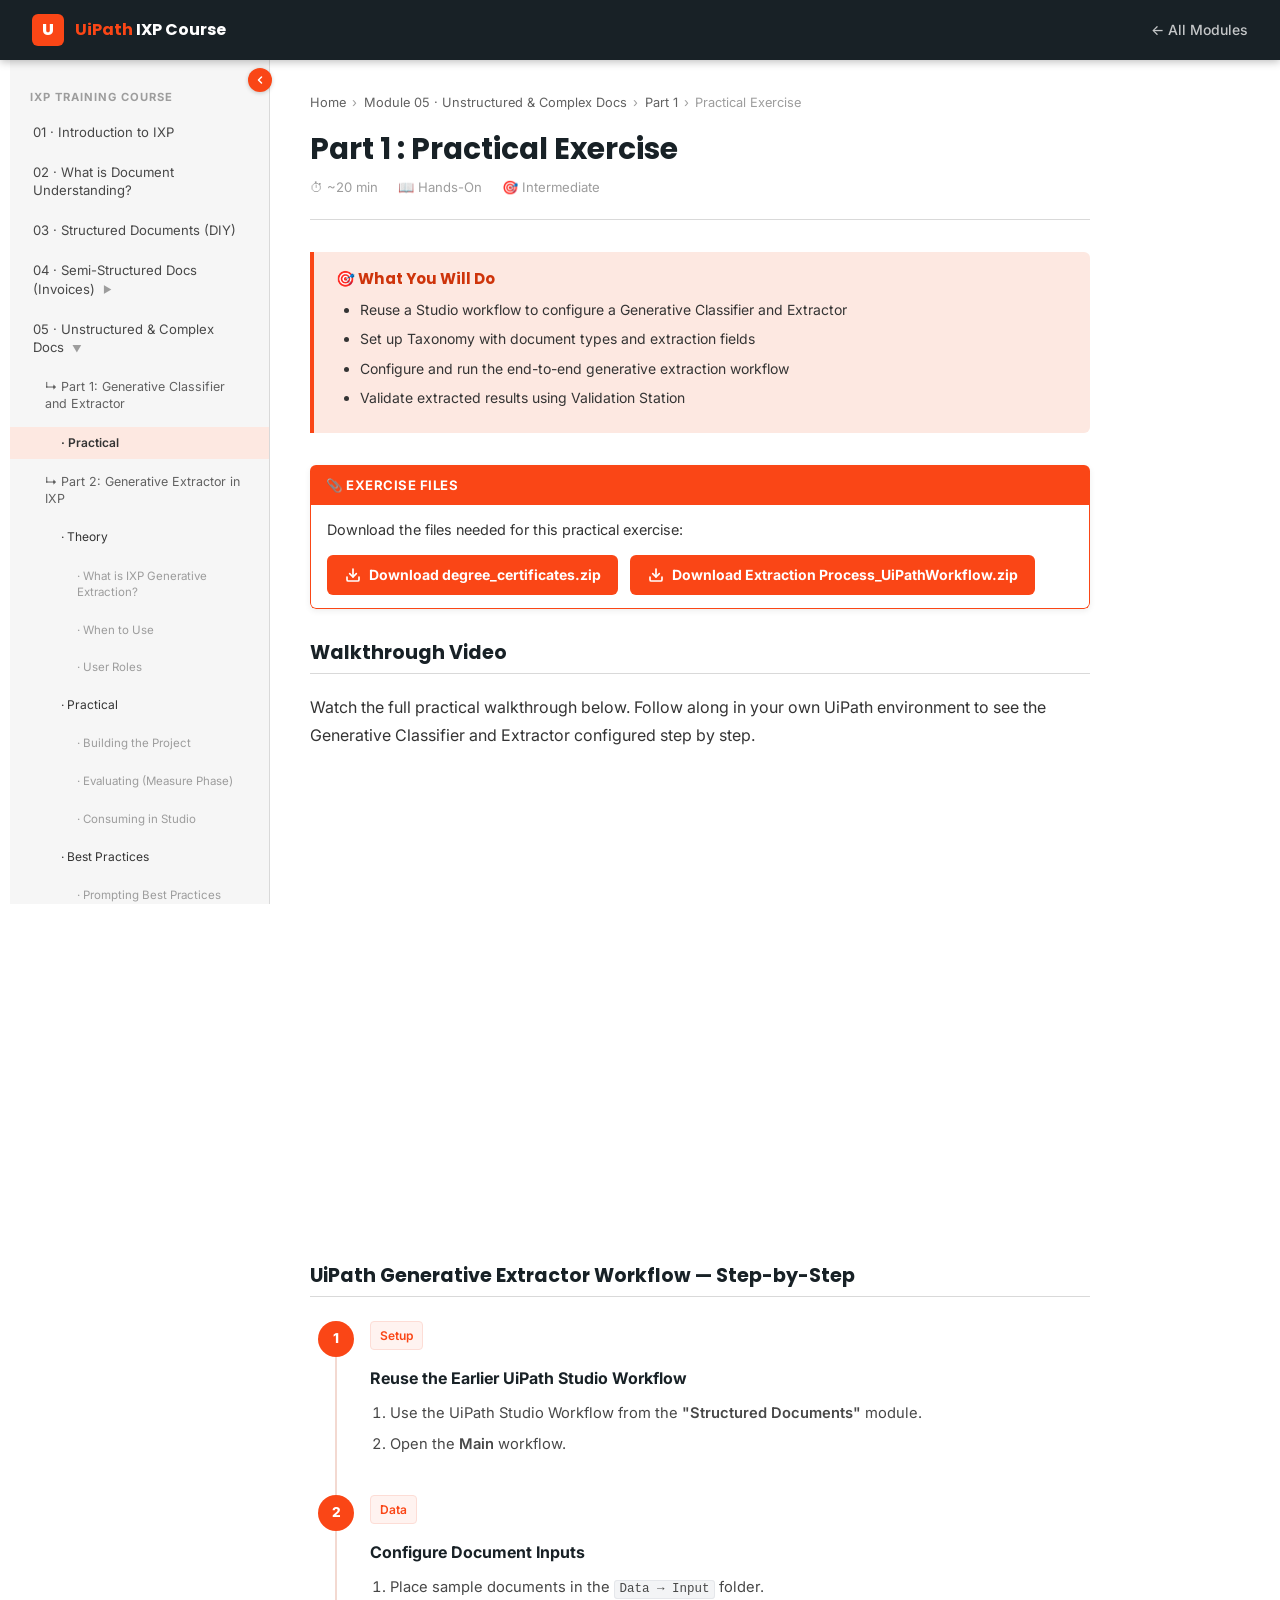
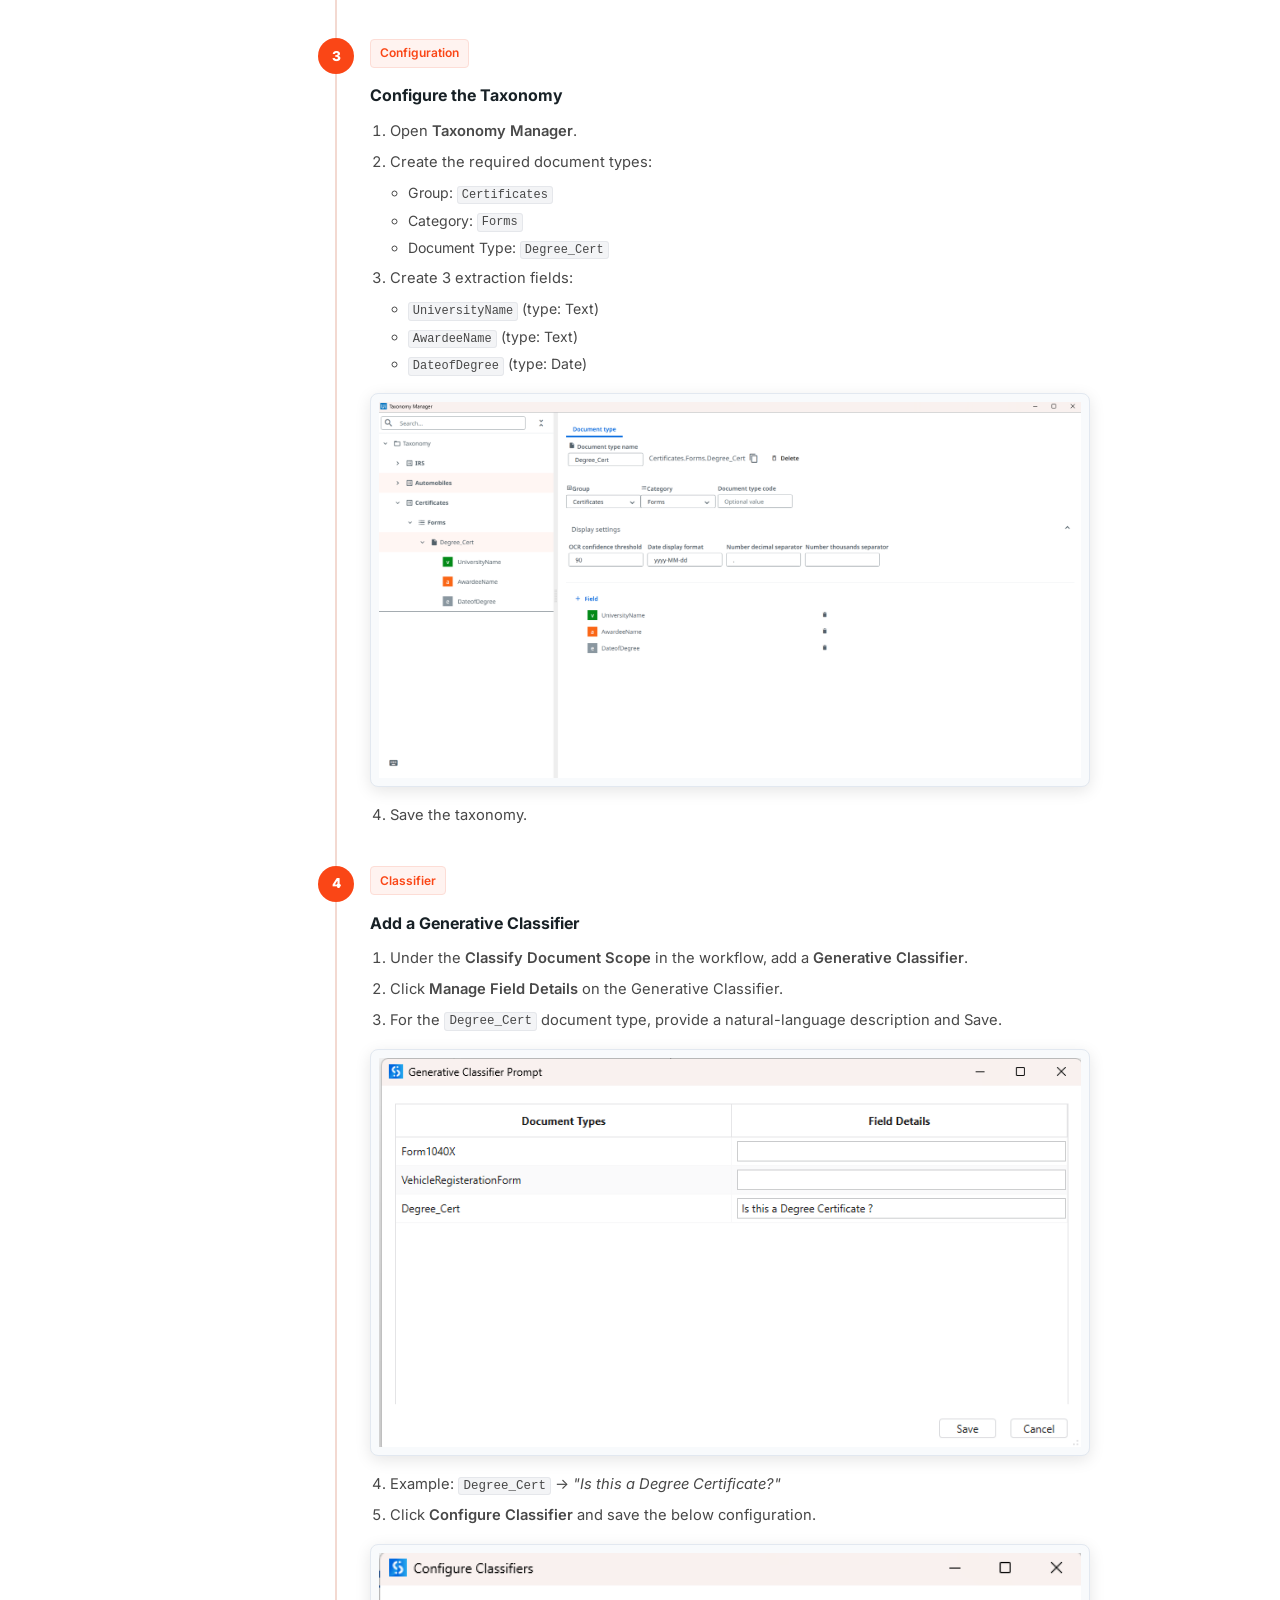
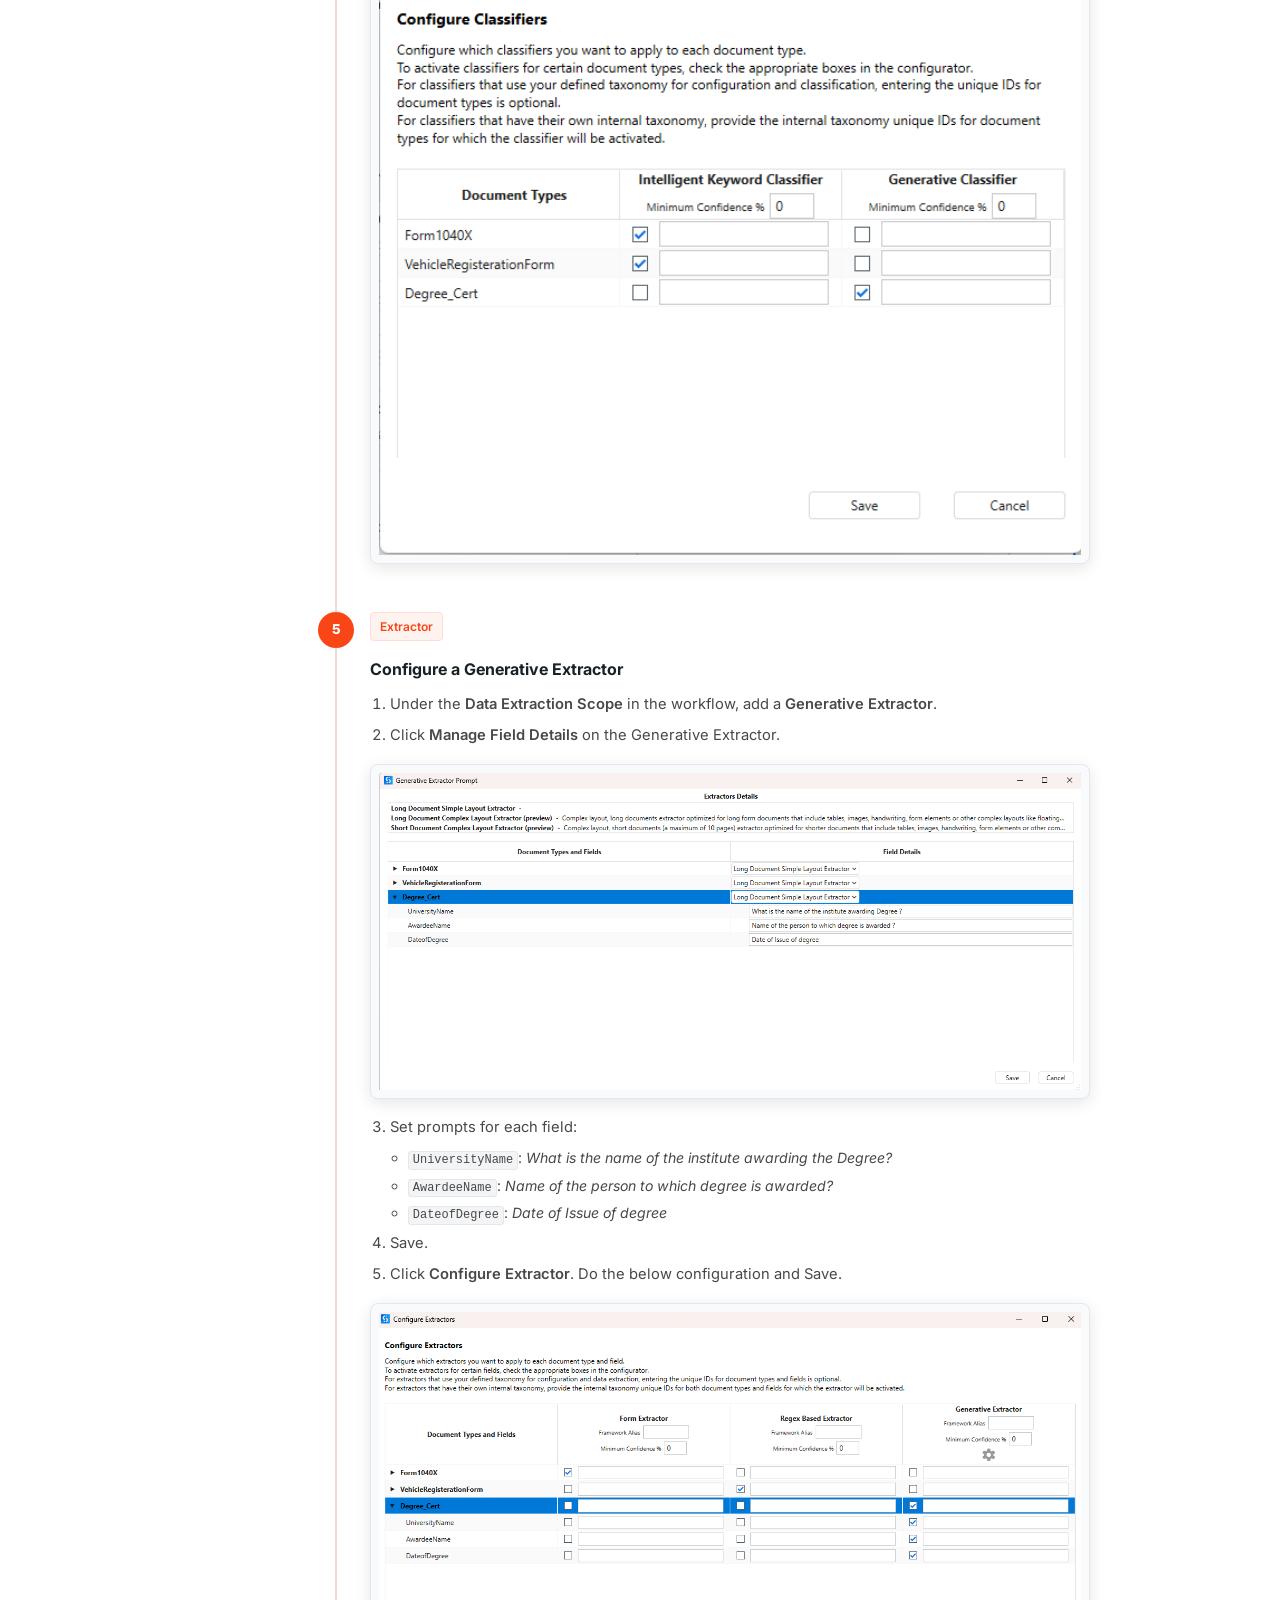
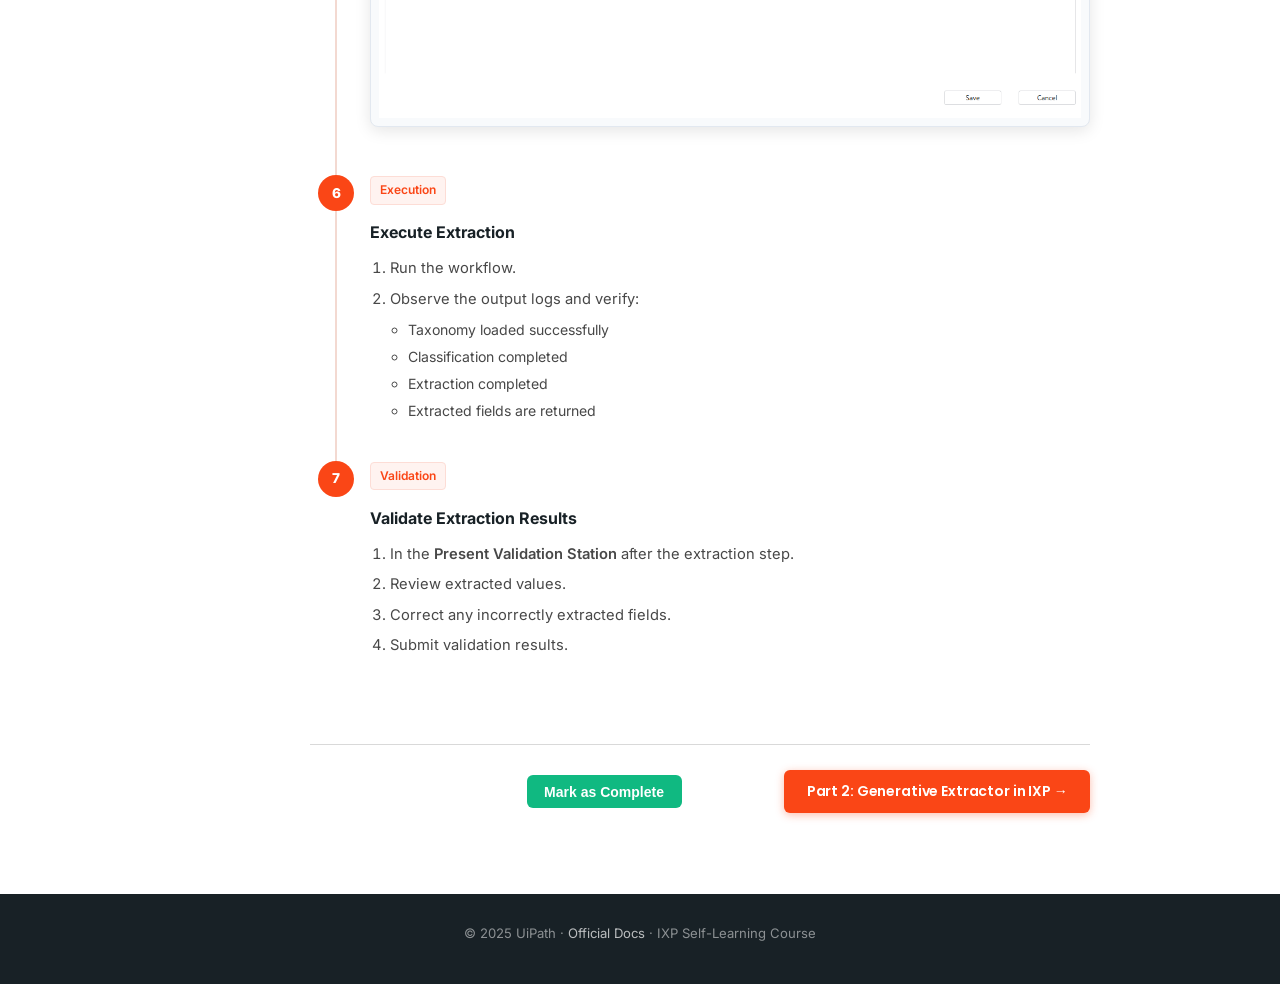
<file: modules/module-05-part1-practical.html>
﻿<!DOCTYPE html>
<html lang="en">
<head>
  <meta charset="UTF-8" />
  <meta name="viewport" content="width=device-width, initial-scale=1.0" />
  <title>Module 05 Part 1 – Practical Exercise | UiPath Course</title>
  <link rel="stylesheet" href="../assets/css/main.css" />
  <link rel="stylesheet" href="../assets/css/course.css?v=2" />
</head>
<body>

<header class="site-header" role="banner">
  <a href="../index.html" class="logo" aria-label="IXP Course Home">
    <div class="logo-icon" aria-hidden="true">U</div>
    <span class="logo-text"><span>UiPath</span> IXP Course</span>
  </a>
  <nav aria-label="Site navigation"><a href="../index.html">← All Modules</a></nav>
</header>

<div class="course-layout">
  <aside class="course-sidebar" aria-label="Course navigation">
    <nav class="sidebar-nav" aria-label="Module list">
      <div class="sidebar-nav__title">IXP Training Course</div>
      <ul class="sidebar-nav__list">
        <li><a href="module-01-introduction.html" data-module="module-01">01 · Introduction to IXP</a></li>
        <li><a href="module-02-document-understanding.html" data-module="module-02">02 · What is Document Understanding?</a></li>
        <li><a href="module-03-structured-docs.html" data-module="module-03">03 · Structured Documents (DIY)</a></li>
        <li><a href="module-04-semistructured-docs.html" data-module="module-04">04 · Semi-Structured Docs (Invoices)</a></li>
        <li><a href="module-04-semistructured-docs.html" class="sidebar-nav__sub">↳ Theory</a></li>
        <li><a href="module-04-practical.html" class="sidebar-nav__sub">↳ Practical Exercise</a></li>
        <li><a href="module-05-unstructured-complex.html" data-module="module-05">05 · Unstructured &amp; Complex Docs</a></li>
        <li><a href="module-05-part1.html" class="sidebar-nav__sub">↳ Part 1: Generative Classifier and Extractor</a></li>
        <li><a href="module-05-part1-practical.html" class="sidebar-nav__subsub">· Practical</a></li>
        <li><a href="module-05-part2.html" class="sidebar-nav__sub">↳ Part 2: Generative Extractor in IXP</a></li>
        <li><a href="module-05-part2.html#part2-theory" class="sidebar-nav__subsub">· Theory</a></li>
        <li><a href="module-05-part2.html#p2-what-is" class="sidebar-nav__subsubsub">· What is IXP Generative Extraction?</a></li>
        <li><a href="module-05-part2.html#p2-when-to-use" class="sidebar-nav__subsubsub">· When to Use</a></li>
        <li><a href="module-05-part2.html#p2-user-roles" class="sidebar-nav__subsubsub">· User Roles</a></li>
        <li><a href="module-05-part2-practical.html" class="sidebar-nav__subsub">· Practical</a></li>
        <li><a href="module-05-part2-practical.html#p2-building" class="sidebar-nav__subsubsub">· Building the Project</a></li>
        <li><a href="module-05-part2-practical.html#p2-evaluating" class="sidebar-nav__subsubsub">· Evaluating (Measure Phase)</a></li>
        <li><a href="module-05-part2-practical.html#p2-consuming" class="sidebar-nav__subsubsub">· Consuming in Studio</a></li>
        <li><a href="module-05-part2.html#part2-bestpractices" class="sidebar-nav__subsub">· Best Practices</a></li>
        <li><a href="module-05-part2.html#p2-prompting" class="sidebar-nav__subsubsub">· Prompting Best Practices</a></li>
        <li><a href="module-06-du-framework.html" data-module="module-06">06 · DU Framework</a></li>
        <li><a href="module-07-miscellaneous.html" data-module="module-07">07 · Important Topics</a></li>
      </ul>
    </nav>
    <div class="sidebar-progress">
      <div class="label">Overall Progress</div>
      <div class="progress-bar-wrap" style="margin-top:6px;" role="progressbar">
        <div class="progress-bar-fill" style="width:0%"></div>
      </div>
    </div>
  </aside>

  <main class="course-content" id="main-content">

    <nav class="breadcrumb" aria-label="Breadcrumb">
      <a href="../index.html">Home</a> <span aria-hidden="true">›</span>
      <a href="module-05-unstructured-complex.html">Module 05 · Unstructured &amp; Complex Docs</a> <span aria-hidden="true">›</span>
      <a href="module-05-part1.html">Part 1</a> <span aria-hidden="true">›</span>
      <span>Practical Exercise</span>
    </nav>

    <div class="page-header">
      <h1>Part 1 : Practical Exercise</h1>
      <div class="page-header__meta">
        <span>⏱ ~20 min</span><span>📖 Hands-On</span><span>🎯 Intermediate</span>
      </div>
    </div>

    <div class="objectives-box">
      <h3>🎯 What You Will Do</h3>
      <ul>
        <li>Reuse a Studio workflow to configure a Generative Classifier and Extractor</li>
        <li>Set up Taxonomy with document types and extraction fields</li>
        <li>Configure and run the end-to-end generative extraction workflow</li>
        <li>Validate extracted results using Validation Station</li>
      </ul>
    </div>

    <div class="admonition admonition--important" style="margin-bottom:2rem;">
      <div class="admonition-title">📎 Exercise Files</div>
      <div class="admonition-body">
        Download the files needed for this practical exercise:
        <div style="margin-top:.75rem;display:flex;flex-wrap:wrap;gap:.75rem;">
          <a href="../files/degree_certificates.zip" download style="display:inline-flex;align-items:center;gap:.5rem;background:#FA4616;color:#fff;padding:.5rem 1.1rem;border-radius:6px;font-weight:700;font-size:.875rem;text-decoration:none;">
            <svg xmlns="http://www.w3.org/2000/svg" width="16" height="16" viewBox="0 0 24 24" fill="none" stroke="#fff" stroke-width="2.5" stroke-linecap="round" stroke-linejoin="round" aria-hidden="true"><path d="M21 15v4a2 2 0 0 1-2 2H5a2 2 0 0 1-2-2v-4"/><polyline points="7 10 12 15 17 10"/><line x1="12" y1="15" x2="12" y2="3"/></svg>
            Download degree_certificates.zip
          </a>
          <a href="../files/Extraction Process_UiPathWorkflow.zip" download style="display:inline-flex;align-items:center;gap:.5rem;background:#FA4616;color:#fff;padding:.5rem 1.1rem;border-radius:6px;font-weight:700;font-size:.875rem;text-decoration:none;">
            <svg xmlns="http://www.w3.org/2000/svg" width="16" height="16" viewBox="0 0 24 24" fill="none" stroke="#fff" stroke-width="2.5" stroke-linecap="round" stroke-linejoin="round" aria-hidden="true"><path d="M21 15v4a2 2 0 0 1-2 2H5a2 2 0 0 1-2-2v-4"/><polyline points="7 10 12 15 17 10"/><line x1="12" y1="15" x2="12" y2="3"/></svg>
            Download Extraction Process_UiPathWorkflow.zip
          </a>
        </div>
      </div>
    </div>

    <section class="lesson">
      <h2 class="lesson-title">Walkthrough Video</h2>
      <p>Watch the full practical walkthrough below. Follow along in your own UiPath environment to see the Generative Classifier and Extractor configured step by step.</p>
      <div style="margin:1.5rem 0;">
        <iframe src="https://watchclueso.com/embed/pohwqgdj7icic53w" style="width:100%;aspect-ratio:16/9;border:none" allow="fullscreen; autoplay; picture-in-picture"></iframe>
      </div>
    </section>

    <section class="lesson">
      <h2 class="lesson-title">UiPath Generative Extractor Workflow — Step-by-Step</h2>

      <style>
        .walkthrough { display: flex; flex-direction: column; gap: 0; margin: 1.5rem 0; }
        .walkthrough-step { display: flex; gap: 0; }
        .walkthrough-step__spine { display: flex; flex-direction: column; align-items: center; flex-shrink: 0; width: 52px; }
        .walkthrough-step__badge { background: var(--uipath-orange); color: #fff; border-radius: 50%; width: 36px; height: 36px; display: flex; align-items: center; justify-content: center; font-weight: 800; font-size: 0.85rem; flex-shrink: 0; z-index: 1; }
        .walkthrough-step__line { width: 2px; background: #f3d9d1; flex: 1; min-height: 16px; }
        .walkthrough-step:last-child .walkthrough-step__line { display: none; }
        .walkthrough-step__body { flex: 1; padding: 0 0 2rem 0.5rem; }
        .walkthrough-step__title { font-size: 1rem; font-weight: 700; color: var(--uipath-dark); margin: 0.4rem 0 0.6rem; }
        .walkthrough-step__list { margin: 0; padding-left: 1.25rem; color: var(--gray-700); font-size: 0.92rem; }
        .walkthrough-step__list li { margin-bottom: 0.35rem; }
        .walkthrough-step__img { margin: 1rem 0; border: 1px solid #e2e8f0; border-radius: 8px; width: 100%; max-width: 720px; display: block; box-shadow: 0 4px 16px rgba(0,0,0,.10); background: #f8fafc; padding: 8px; }
        .walkthrough-step__tag { display: inline-flex; align-items: center; gap: 0.35rem; background: #fff3f0; color: var(--uipath-orange); border: 1px solid #fdddd6; border-radius: 4px; font-size: 0.75rem; font-weight: 600; padding: 0.2rem 0.55rem; margin-bottom: 0.5rem; }
        .walkthrough-step__sublist { margin: 0.4rem 0 0 0; padding-left: 1.1rem; }
        .walkthrough-step__sublist li { margin-bottom: 0.2rem; font-size: 0.88rem; }
        code.field { background: #f3f4f6; border: 1px solid #e5e7eb; border-radius: 3px; padding: 0.1em 0.35em; font-size: 0.85em; }
      </style>

      <div class="walkthrough">

        <!-- Step 1 -->
        <div class="walkthrough-step">
          <div class="walkthrough-step__spine">
            <div class="walkthrough-step__badge">1</div>
            <div class="walkthrough-step__line"></div>
          </div>
          <div class="walkthrough-step__body">
            <div class="walkthrough-step__tag">Setup</div>
            <div class="walkthrough-step__title">Reuse the Earlier UiPath Studio Workflow</div>
            <ol class="walkthrough-step__list">
              <li>Use the UiPath Studio Workflow from the <strong>"Structured Documents"</strong> module.</li>
              <li>Open the <strong>Main</strong> workflow.</li>
            </ol>
          </div>
        </div>

        <!-- Step 2 -->
        <div class="walkthrough-step">
          <div class="walkthrough-step__spine">
            <div class="walkthrough-step__badge">2</div>
            <div class="walkthrough-step__line"></div>
          </div>
          <div class="walkthrough-step__body">
            <div class="walkthrough-step__tag">Data</div>
            <div class="walkthrough-step__title">Configure Document Inputs</div>
            <ol class="walkthrough-step__list">
              <li>Place sample documents in the <code class="field">Data → Input</code> folder.</li>
            </ol>
          </div>
        </div>

        <!-- Step 3 -->
        <div class="walkthrough-step">
          <div class="walkthrough-step__spine">
            <div class="walkthrough-step__badge">3</div>
            <div class="walkthrough-step__line"></div>
          </div>
          <div class="walkthrough-step__body">
            <div class="walkthrough-step__tag">Configuration</div>
            <div class="walkthrough-step__title">Configure the Taxonomy</div>
            <ol class="walkthrough-step__list">
              <li>Open <strong>Taxonomy Manager</strong>.</li>
              <li>Create the required document types:
                <ul class="walkthrough-step__sublist">
                  <li>Group: <code class="field">Certificates</code></li>
                  <li>Category: <code class="field">Forms</code></li>
                  <li>Document Type: <code class="field">Degree_Cert</code></li>
                </ul>
              </li>
              <li>Create 3 extraction fields:
                <ul class="walkthrough-step__sublist">
                  <li><code class="field">UniversityName</code> (type: Text)</li>
                  <li><code class="field">AwardeeName</code> (type: Text)</li>
                  <li><code class="field">DateofDegree</code> (type: Date)</li>
                </ul>
              </li>
            </ol>
            <img src="../assets/images/m05p1-step04.png" alt="Taxonomy Manager with document types and fields" class="walkthrough-step__img" />
            <ol class="walkthrough-step__list" start="4">
              <li>Save the taxonomy.</li>
            </ol>
          </div>
        </div>

        <!-- Step 4 -->
        <div class="walkthrough-step">
          <div class="walkthrough-step__spine">
            <div class="walkthrough-step__badge">4</div>
            <div class="walkthrough-step__line"></div>
          </div>
          <div class="walkthrough-step__body">
            <div class="walkthrough-step__tag">Classifier</div>
            <div class="walkthrough-step__title">Add a Generative Classifier</div>
            <ol class="walkthrough-step__list">
              <li>Under the <strong>Classify Document Scope</strong> in the workflow, add a <strong>Generative Classifier</strong>.</li>
              <li>Click <strong>Manage Field Details</strong> on the Generative Classifier.</li>
              <li>For the <code class="field">Degree_Cert</code> document type, provide a natural-language description and Save.</li>
            </ol>
            <img src="../assets/images/m05p1-step03.png" alt="Generative Classifier — Manage Field Details" class="walkthrough-step__img" />
            <ol class="walkthrough-step__list" start="4">
              <li>Example: <code class="field">Degree_Cert</code> → <em>"Is this a Degree Certificate?"</em></li>
              <li>Click <strong>Configure Classifier</strong> and save the below configuration.</li>
            </ol>
            <img src="../assets/images/m05p1-step02.png" alt="Generative Classifier configuration settings" class="walkthrough-step__img" />
          </div>
        </div>

        <!-- Step 5 -->
        <div class="walkthrough-step">
          <div class="walkthrough-step__spine">
            <div class="walkthrough-step__badge">5</div>
            <div class="walkthrough-step__line"></div>
          </div>
          <div class="walkthrough-step__body">
            <div class="walkthrough-step__tag">Extractor</div>
            <div class="walkthrough-step__title">Configure a Generative Extractor</div>
            <ol class="walkthrough-step__list">
              <li>Under the <strong>Data Extraction Scope</strong> in the workflow, add a <strong>Generative Extractor</strong>.</li>
              <li>Click <strong>Manage Field Details</strong> on the Generative Extractor.</li>
            </ol>
            <img src="../assets/images/m05p1-step01.png" alt="Generative Extractor — Manage Field Details" class="walkthrough-step__img" />
            <ol class="walkthrough-step__list" start="3">
              <li>Set prompts for each field:
                <ul class="walkthrough-step__sublist">
                  <li><code class="field">UniversityName</code>: <em>What is the name of the institute awarding the Degree?</em></li>
                  <li><code class="field">AwardeeName</code>: <em>Name of the person to which degree is awarded?</em></li>
                  <li><code class="field">DateofDegree</code>: <em>Date of Issue of degree</em></li>
                </ul>
              </li>
              <li>Save.</li>
              <li>Click <strong>Configure Extractor</strong>. Do the below configuration and Save.</li>
            </ol>
            <img src="../assets/images/m05p1-step05.png" alt="Configure Extractor settings" class="walkthrough-step__img" />
          </div>
        </div>

        <!-- Step 6 -->
        <div class="walkthrough-step">
          <div class="walkthrough-step__spine">
            <div class="walkthrough-step__badge">6</div>
            <div class="walkthrough-step__line"></div>
          </div>
          <div class="walkthrough-step__body">
            <div class="walkthrough-step__tag">Execution</div>
            <div class="walkthrough-step__title">Execute Extraction</div>
            <ol class="walkthrough-step__list">
              <li>Run the workflow.</li>
              <li>Observe the output logs and verify:
                <ul class="walkthrough-step__sublist">
                  <li>Taxonomy loaded successfully</li>
                  <li>Classification completed</li>
                  <li>Extraction completed</li>
                  <li>Extracted fields are returned</li>
                </ul>
              </li>
            </ol>
          </div>
        </div>

        <!-- Step 7 -->
        <div class="walkthrough-step">
          <div class="walkthrough-step__spine">
            <div class="walkthrough-step__badge">7</div>
            <div class="walkthrough-step__line"></div>
          </div>
          <div class="walkthrough-step__body">
            <div class="walkthrough-step__tag">Validation</div>
            <div class="walkthrough-step__title">Validate Extraction Results</div>
            <ol class="walkthrough-step__list">
              <li>In the <strong>Present Validation Station</strong> after the extraction step.</li>
              <li>Review extracted values.</li>
              <li>Correct any incorrectly extracted fields.</li>
              <li>Submit validation results.</li>
            </ol>
          </div>
        </div>

      </div><!-- /.walkthrough -->

    </section>

    <nav class="module-nav" aria-label="Module navigation">
      <a href="module-05-part1.html" class="btn btn-outline">← Theory</a>
      <div class="module-nav__complete">
        <button id="mark-complete-btn" class="mark-complete-btn">Mark as Complete</button>
      </div>
      <a href="module-05-part2.html" class="btn btn-primary">Part 2: Generative Extractor in IXP →</a>
    </nav>

  </main>
</div>

<footer class="site-footer" role="contentinfo">
  <p>© 2025 UiPath · <a href="https://docs.uipath.com/document-understanding" target="_blank" rel="noopener">Official Docs</a> · IXP Self-Learning Course</p>
</footer>

<script src="../assets/js/progress.js?v=2"></script>
<script src="../assets/js/nav.js?v=4"></script>
<script>initModulePage('module-05');</script>
</body>
</html>
</file>
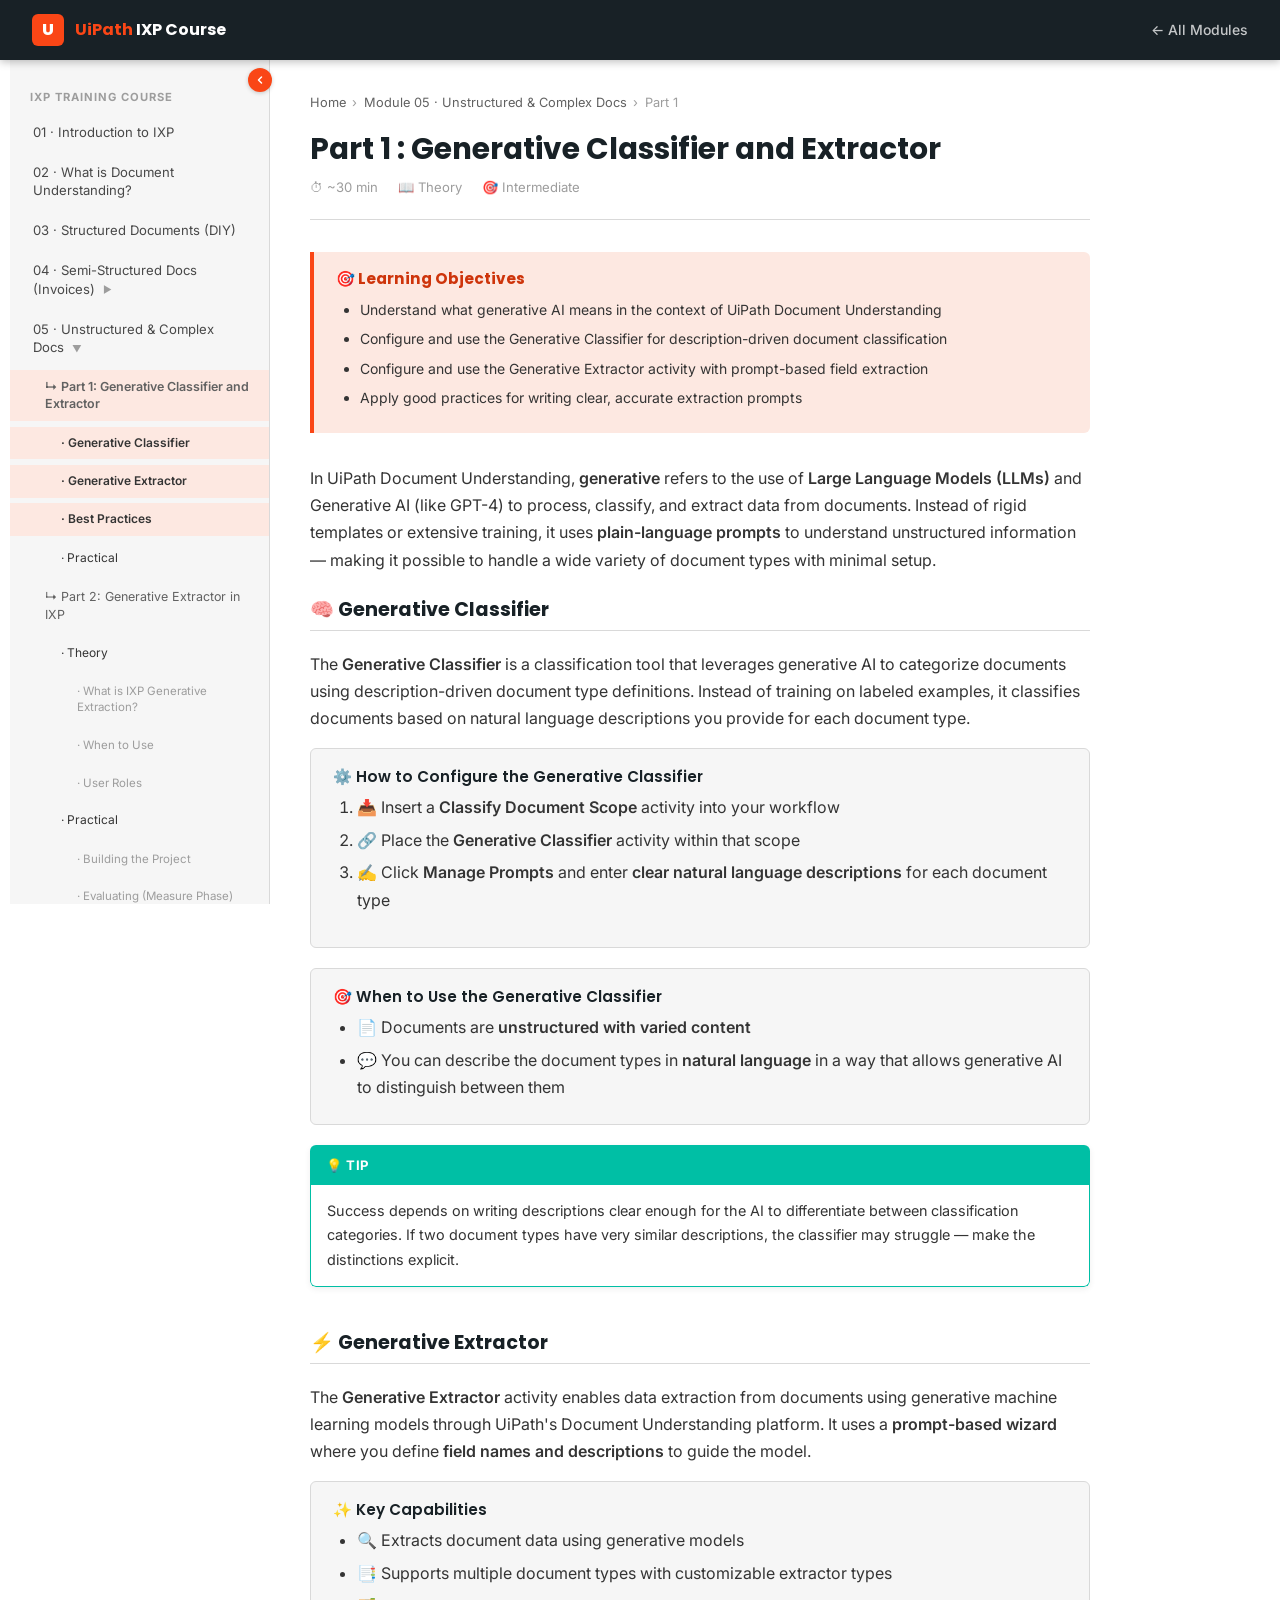
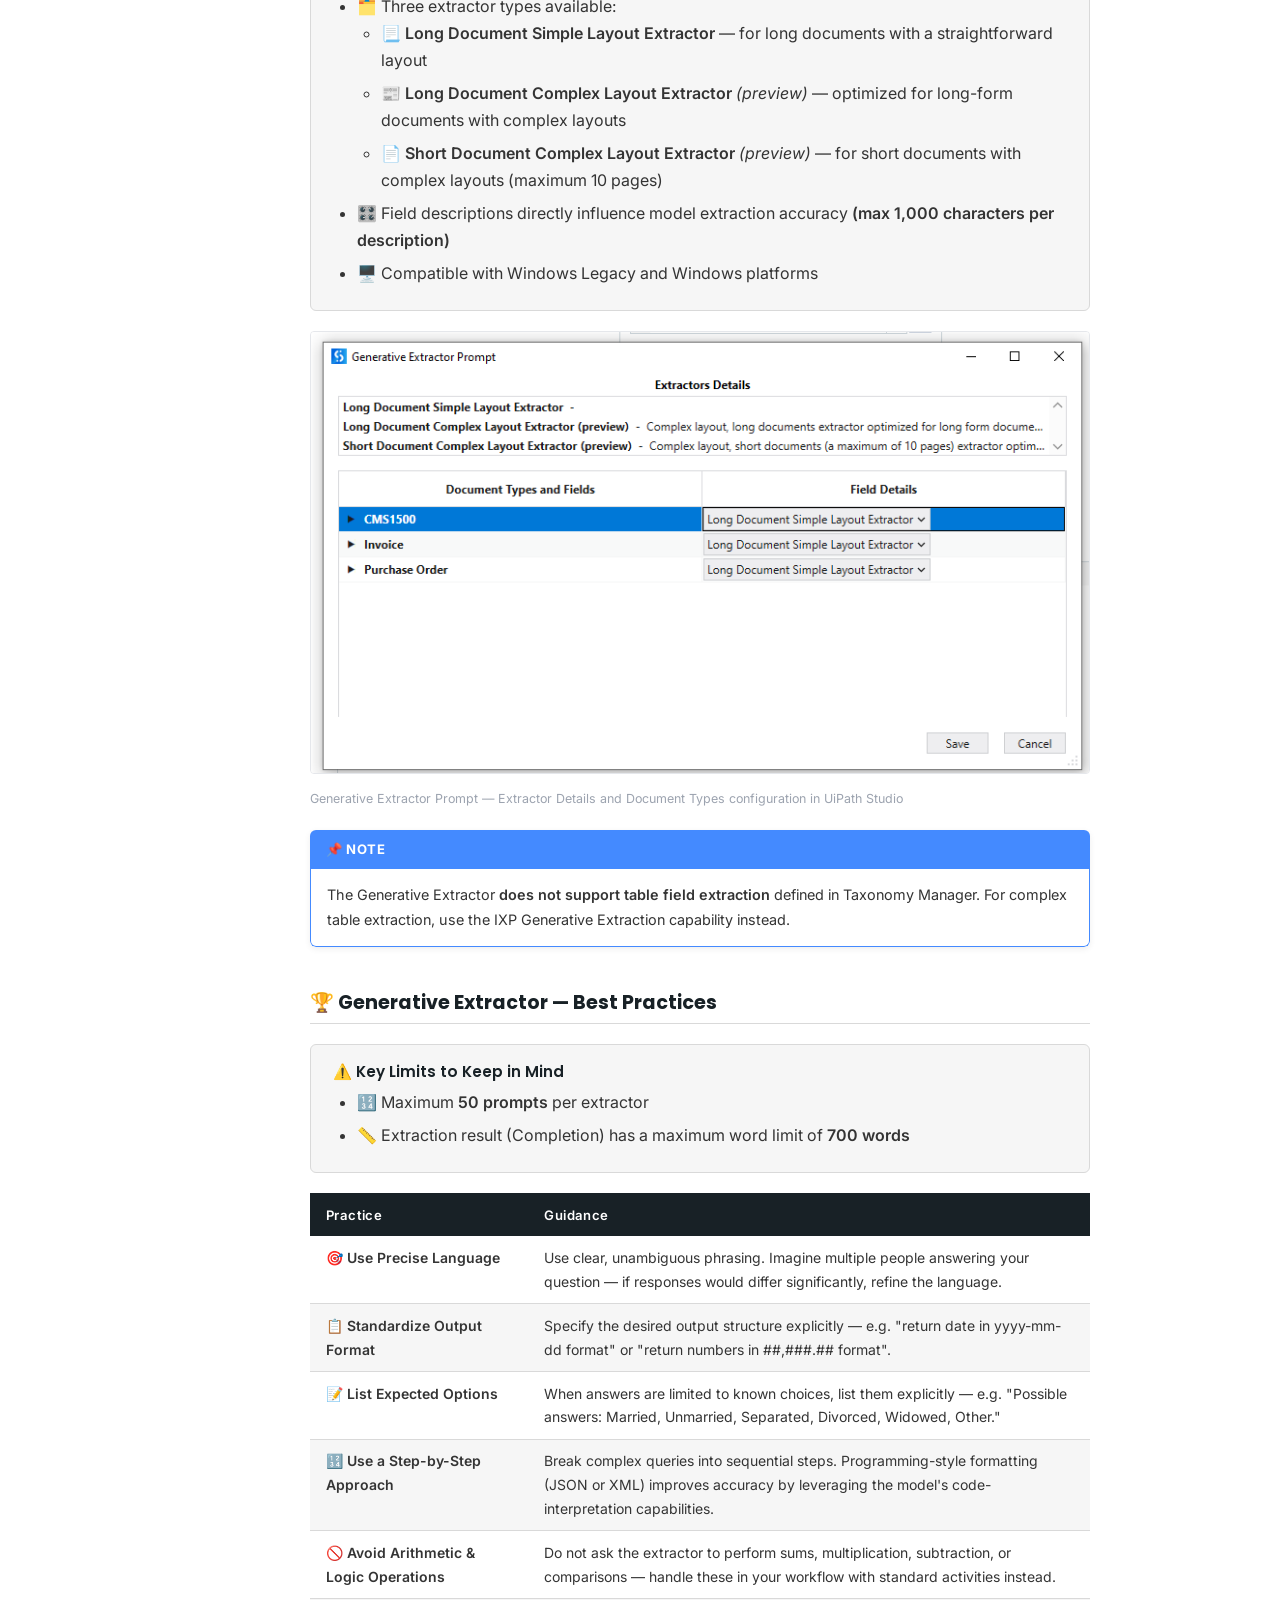
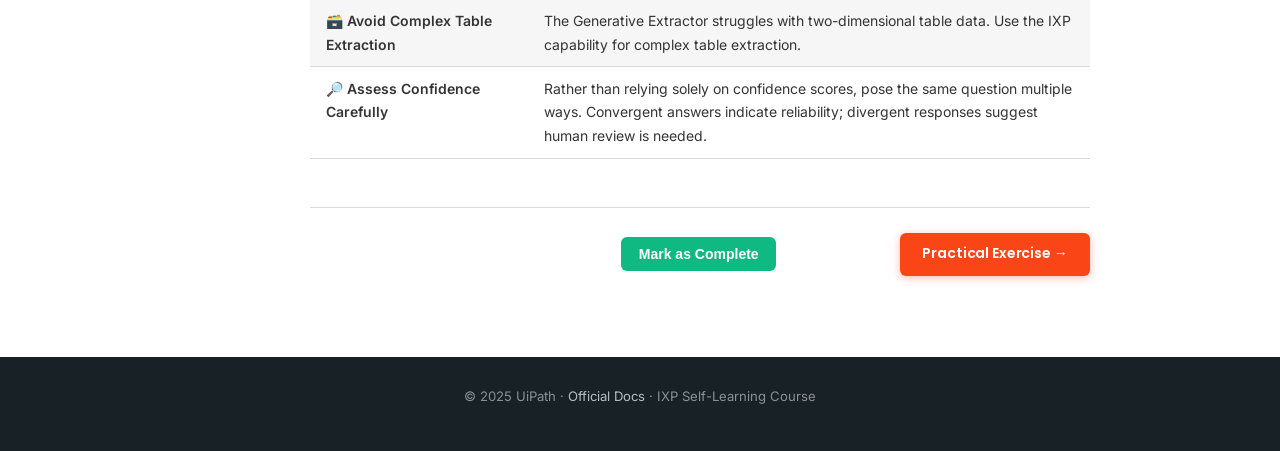
<file: modules/module-05-part1.html>
﻿<!DOCTYPE html>
<html lang="en">
<head>
  <meta charset="UTF-8" />
  <meta name="viewport" content="width=device-width, initial-scale=1.0" />
  <title>Module 05 Part 1 – Generative Classifier &amp; Extractor | UiPath Course</title>
  <link rel="stylesheet" href="../assets/css/main.css" />
  <link rel="stylesheet" href="../assets/css/course.css?v=2" />
</head>
<body>

<header class="site-header" role="banner">
  <a href="../index.html" class="logo" aria-label="IXP Course Home">
    <div class="logo-icon" aria-hidden="true">U</div>
    <span class="logo-text"><span>UiPath</span> IXP Course</span>
  </a>
  <nav aria-label="Site navigation"><a href="../index.html">← All Modules</a></nav>
</header>

<div class="course-layout">
  <aside class="course-sidebar" aria-label="Course navigation">
    <nav class="sidebar-nav" aria-label="Module list">
      <div class="sidebar-nav__title">IXP Training Course</div>
      <ul class="sidebar-nav__list">
        <li><a href="module-01-introduction.html" data-module="module-01">01 · Introduction to IXP</a></li>
        <li><a href="module-02-document-understanding.html" data-module="module-02">02 · What is Document Understanding?</a></li>
        <li><a href="module-03-structured-docs.html" data-module="module-03">03 · Structured Documents (DIY)</a></li>
        <li><a href="module-04-semistructured-docs.html" data-module="module-04">04 · Semi-Structured Docs (Invoices)</a></li>
        <li><a href="module-04-semistructured-docs.html" class="sidebar-nav__sub">↳ Theory</a></li>
        <li><a href="module-04-practical.html" class="sidebar-nav__sub">↳ Practical Exercise</a></li>
        <li><a href="module-05-unstructured-complex.html" data-module="module-05">05 · Unstructured &amp; Complex Docs</a></li>
        <li><a href="module-05-part1.html" class="sidebar-nav__sub">↳ Part 1: Generative Classifier and Extractor</a></li>
        <li><a href="module-05-part1.html#l1-generative-classifier" class="sidebar-nav__subsub">· Generative Classifier</a></li>
        <li><a href="module-05-part1.html#l2-generative-extractor" class="sidebar-nav__subsub">· Generative Extractor</a></li>
        <li><a href="module-05-part1.html#l3-best-practices" class="sidebar-nav__subsub">· Best Practices</a></li>
        <li><a href="module-05-part1-practical.html" class="sidebar-nav__subsub">· Practical</a></li>
        <li><a href="module-05-part2.html" class="sidebar-nav__sub">↳ Part 2: Generative Extractor in IXP</a></li>
        <li><a href="module-05-part2.html#part2-theory" class="sidebar-nav__subsub">· Theory</a></li>
        <li><a href="module-05-part2.html#p2-what-is" class="sidebar-nav__subsubsub">· What is IXP Generative Extraction?</a></li>
        <li><a href="module-05-part2.html#p2-when-to-use" class="sidebar-nav__subsubsub">· When to Use</a></li>
        <li><a href="module-05-part2.html#p2-user-roles" class="sidebar-nav__subsubsub">· User Roles</a></li>
        <li><a href="module-05-part2-practical.html" class="sidebar-nav__subsub">· Practical</a></li>
        <li><a href="module-05-part2-practical.html#p2-building" class="sidebar-nav__subsubsub">· Building the Project</a></li>
        <li><a href="module-05-part2-practical.html#p2-evaluating" class="sidebar-nav__subsubsub">· Evaluating (Measure Phase)</a></li>
        <li><a href="module-05-part2-practical.html#p2-consuming" class="sidebar-nav__subsubsub">· Consuming in Studio</a></li>
        <li><a href="module-05-part2.html#part2-bestpractices" class="sidebar-nav__subsub">· Best Practices</a></li>
        <li><a href="module-05-part2.html#p2-prompting" class="sidebar-nav__subsubsub">· Prompting Best Practices</a></li>
        <li><a href="module-06-du-framework.html" data-module="module-06">06 · DU Framework</a></li>
        <li><a href="module-07-miscellaneous.html" data-module="module-07">07 · Important Topics</a></li>
      </ul>
    </nav>
    <div class="sidebar-progress">
      <div class="label">Overall Progress</div>
      <div class="progress-bar-wrap" style="margin-top:6px;" role="progressbar">
        <div class="progress-bar-fill" style="width:0%"></div>
      </div>
    </div>
  </aside>

  <main class="course-content" id="main-content">

    <nav class="breadcrumb" aria-label="Breadcrumb">
      <a href="../index.html">Home</a> <span aria-hidden="true">›</span>
      <a href="module-05-unstructured-complex.html">Module 05 · Unstructured &amp; Complex Docs</a> <span aria-hidden="true">›</span>
      <span>Part 1</span>
    </nav>

    <div class="page-header">
      <h1>Part 1 : Generative Classifier and Extractor</h1>
      <div class="page-header__meta">
        <span>⏱ ~30 min</span><span>📖 Theory</span><span>🎯 Intermediate</span>
      </div>
    </div>

    <div class="objectives-box">
      <h3>🎯 Learning Objectives</h3>
      <ul>
        <li>Understand what generative AI means in the context of UiPath Document Understanding</li>
        <li>Configure and use the Generative Classifier for description-driven document classification</li>
        <li>Configure and use the Generative Extractor activity with prompt-based field extraction</li>
        <li>Apply good practices for writing clear, accurate extraction prompts</li>
      </ul>
    </div>

    <p style="margin-bottom:1.5rem;">In UiPath Document Understanding, <strong>generative</strong> refers to the use of <strong>Large Language Models (LLMs)</strong> and Generative AI (like GPT-4) to process, classify, and extract data from documents. Instead of rigid templates or extensive training, it uses <strong>plain-language prompts</strong> to understand unstructured information — making it possible to handle a wide variety of document types with minimal setup.</p>

    <!-- Generative Classifier -->
    <section class="lesson">
      <h2 class="lesson-title" id="l1-generative-classifier">🧠 Generative Classifier</h2>

      <p>The <strong>Generative Classifier</strong> is a classification tool that leverages generative AI to categorize documents using description-driven document type definitions. Instead of training on labeled examples, it classifies documents based on natural language descriptions you provide for each document type.</p>

      <div class="info-card">
        <h4>⚙️ How to Configure the Generative Classifier</h4>
        <ol>
          <li>📥 Insert a <strong>Classify Document Scope</strong> activity into your workflow</li>
          <li>🔗 Place the <strong>Generative Classifier</strong> activity within that scope</li>
          <li>✍️ Click <strong>Manage Prompts</strong> and enter <strong>clear natural language descriptions</strong> for each document type</li>
        </ol>
      </div>

      <div class="info-card">
        <h4>🎯 When to Use the Generative Classifier</h4>
        <ul>
          <li>📄 Documents are <strong>unstructured with varied content</strong></li>
          <li>💬 You can describe the document types in <strong>natural language</strong> in a way that allows generative AI to distinguish between them</li>
        </ul>
      </div>

      <div class="admonition admonition--tip">
        <div class="admonition-title">💡 Tip</div>
        <div class="admonition-body">Success depends on writing descriptions clear enough for the AI to differentiate between classification categories. If two document types have very similar descriptions, the classifier may struggle — make the distinctions explicit.</div>
      </div>
    </section>

    <!-- Generative Extractor Activity -->
    <section class="lesson">
      <h2 class="lesson-title" id="l2-generative-extractor">⚡ Generative Extractor</h2>

      <p>The <strong>Generative Extractor</strong> activity enables data extraction from documents using generative machine learning models through UiPath's Document Understanding platform. It uses a <strong>prompt-based wizard</strong> where you define <strong>field names and descriptions</strong> to guide the model.</p>

      <div class="info-card">
        <h4>✨ Key Capabilities</h4>
        <ul>
          <li>🔍 Extracts document data using generative models</li>
          <li>📑 Supports multiple document types with customizable extractor types</li>
          <li>🗂️ Three extractor types available:
            <ul>
              <li>📃 <strong>Long Document Simple Layout Extractor</strong> — for long documents with a straightforward layout</li>
              <li>📰 <strong>Long Document Complex Layout Extractor</strong> <em>(preview)</em> — optimized for long-form documents with complex layouts</li>
              <li>📄 <strong>Short Document Complex Layout Extractor</strong> <em>(preview)</em> — for short documents with complex layouts (maximum 10 pages)</li>
            </ul>
          </li>
          <li>🎛️ Field descriptions directly influence model extraction accuracy <strong>(max 1,000 characters per description)</strong></li>
          <li>🖥️ Compatible with Windows Legacy and Windows platforms</li>
        </ul>
      </div>

      <div style="margin:1.25rem 0;">
        <img src="../assets/images/generative-extractor-prompt.png" alt="Generative Extractor Prompt dialog showing Extractor Details and Document Types" style="width:100%;border:1px solid #e5e7eb;border-radius:4px;" />
        <p style="font-size:0.78rem;color:#9ca3af;margin-top:0.4rem;">Generative Extractor Prompt — Extractor Details and Document Types configuration in UiPath Studio</p>
      </div>

      <div class="admonition admonition--note">
        <div class="admonition-title">📌 Note</div>
        <div class="admonition-body">The Generative Extractor <strong>does not support table field extraction</strong> defined in Taxonomy Manager. For complex table extraction, use the IXP Generative Extraction capability instead.</div>
      </div>
    </section>

    <!-- Good Practices -->
    <section class="lesson">
      <h2 class="lesson-title" id="l3-best-practices">🏆 Generative Extractor — Best Practices</h2>

      <div class="info-card">
        <h4>⚠️ Key Limits to Keep in Mind</h4>
        <ul>
          <li>🔢 Maximum <strong>50 prompts</strong> per extractor</li>
          <li>📏 Extraction result (Completion) has a maximum word limit of <strong>700 words</strong></li>
        </ul>
      </div>

      <table class="comparison-table" aria-label="Generative Extractor Good Practices">
        <thead>
          <tr><th style="width:28%;">Practice</th><th>Guidance</th></tr>
        </thead>
        <tbody>
          <tr>
            <td><strong>🎯 Use Precise Language</strong></td>
            <td>Use clear, unambiguous phrasing. Imagine multiple people answering your question — if responses would differ significantly, refine the language.</td>
          </tr>
          <tr>
            <td><strong>📋 Standardize Output Format</strong></td>
            <td>Specify the desired output structure explicitly — e.g. "return date in yyyy-mm-dd format" or "return numbers in ##,###.## format".</td>
          </tr>
          <tr>
            <td><strong>📝 List Expected Options</strong></td>
            <td>When answers are limited to known choices, list them explicitly — e.g. "Possible answers: Married, Unmarried, Separated, Divorced, Widowed, Other."</td>
          </tr>
          <tr>
            <td><strong>🔢 Use a Step-by-Step Approach</strong></td>
            <td>Break complex queries into sequential steps. Programming-style formatting (JSON or XML) improves accuracy by leveraging the model's code-interpretation capabilities.</td>
          </tr>
          <tr>
            <td><strong>🚫 Avoid Arithmetic &amp; Logic Operations</strong></td>
            <td>Do not ask the extractor to perform sums, multiplication, subtraction, or comparisons — handle these in your workflow with standard activities instead.</td>
          </tr>
          <tr>
            <td><strong>🗃️ Avoid Complex Table Extraction</strong></td>
            <td>The Generative Extractor struggles with two-dimensional table data. Use the IXP capability for complex table extraction.</td>
          </tr>
          <tr>
            <td><strong>🔎 Assess Confidence Carefully</strong></td>
            <td>Rather than relying solely on confidence scores, pose the same question multiple ways. Convergent answers indicate reliability; divergent responses suggest human review is needed.</td>
          </tr>
        </tbody>
      </table>
    </section>

    <nav class="module-nav" aria-label="Module navigation">
      <a href="module-05-unstructured-complex.html" class="btn btn-outline">← Module Overview</a>
      <div class="module-nav__complete">
        <button id="mark-complete-btn" class="mark-complete-btn">Mark as Complete</button>
      </div>
      <a href="module-05-part1-practical.html" class="btn btn-primary">Practical Exercise →</a>
    </nav>

  </main>
</div>

<footer class="site-footer" role="contentinfo">
  <p>© 2025 UiPath · <a href="https://docs.uipath.com/document-understanding" target="_blank" rel="noopener">Official Docs</a> · IXP Self-Learning Course</p>
</footer>

<script src="../assets/js/progress.js?v=2"></script>
<script src="../assets/js/nav.js?v=4"></script>
<script>initModulePage('module-05');</script>
</body>
</html>
</file>
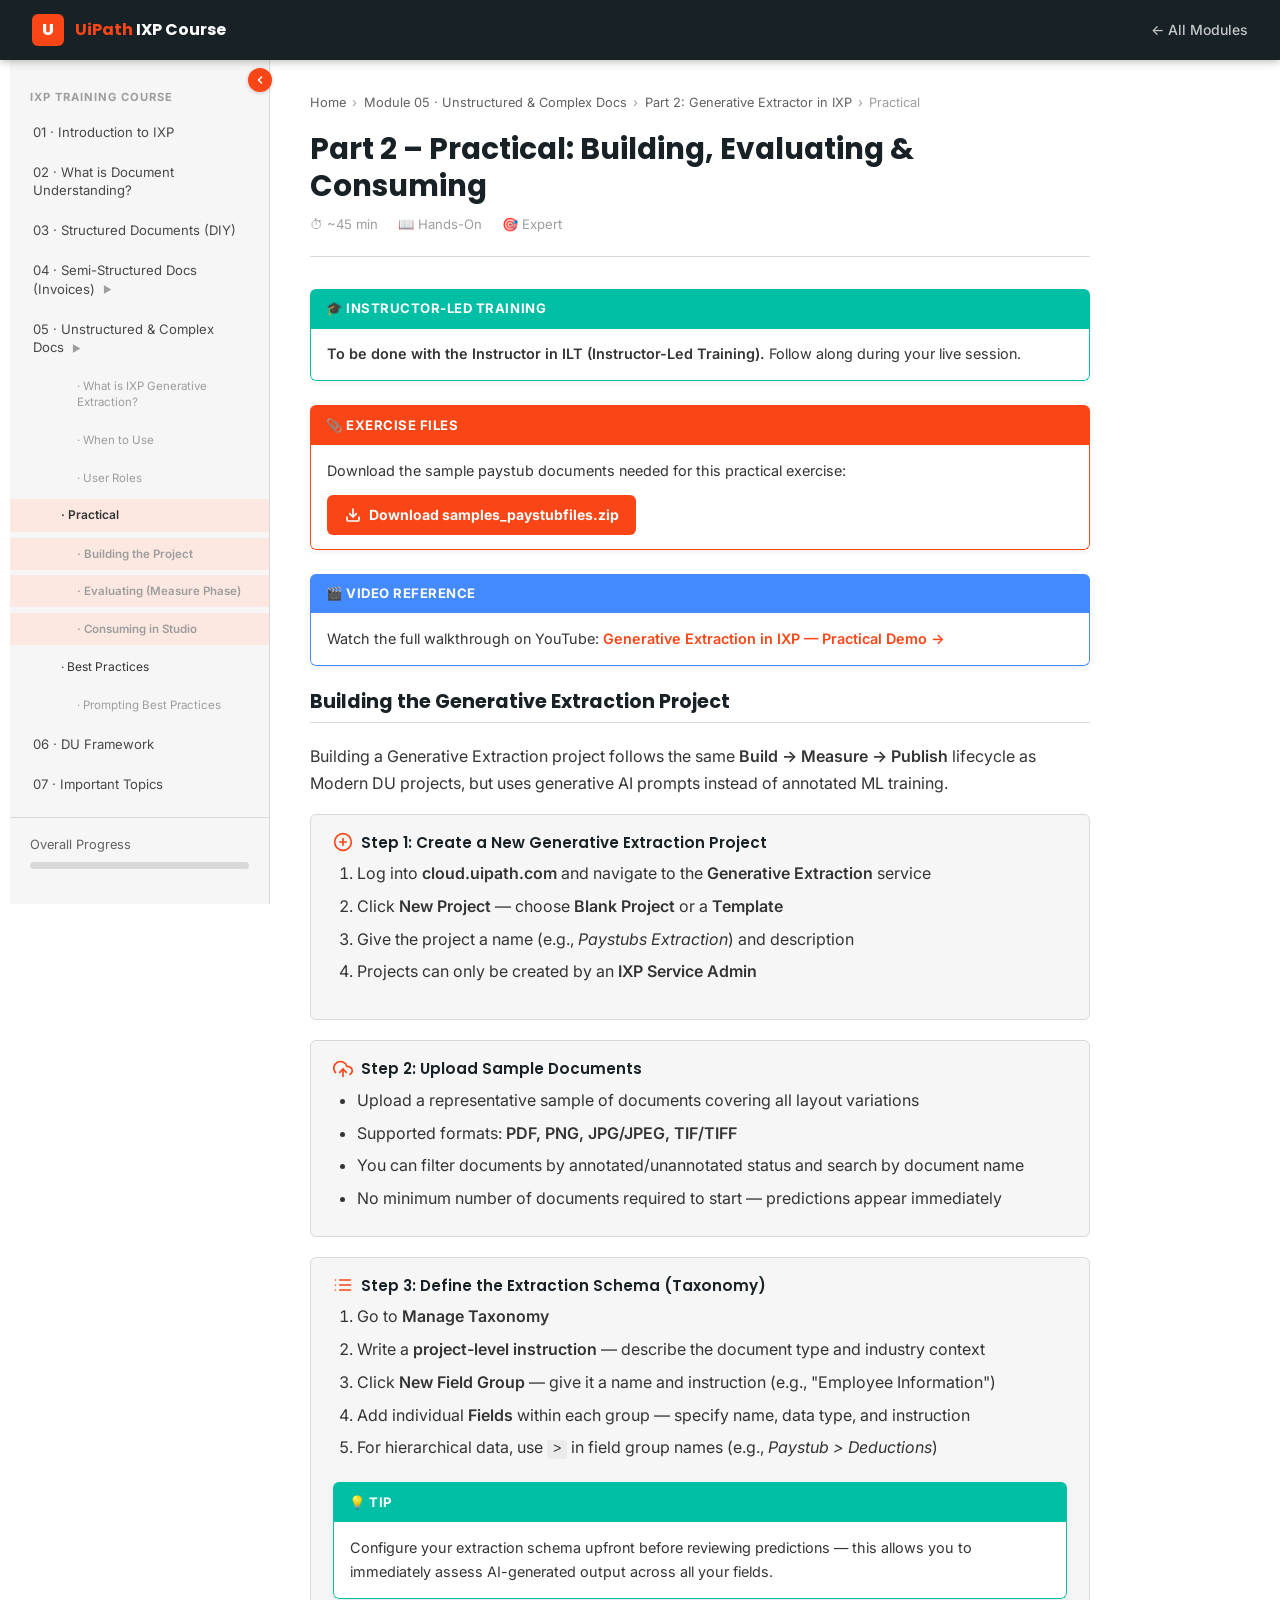
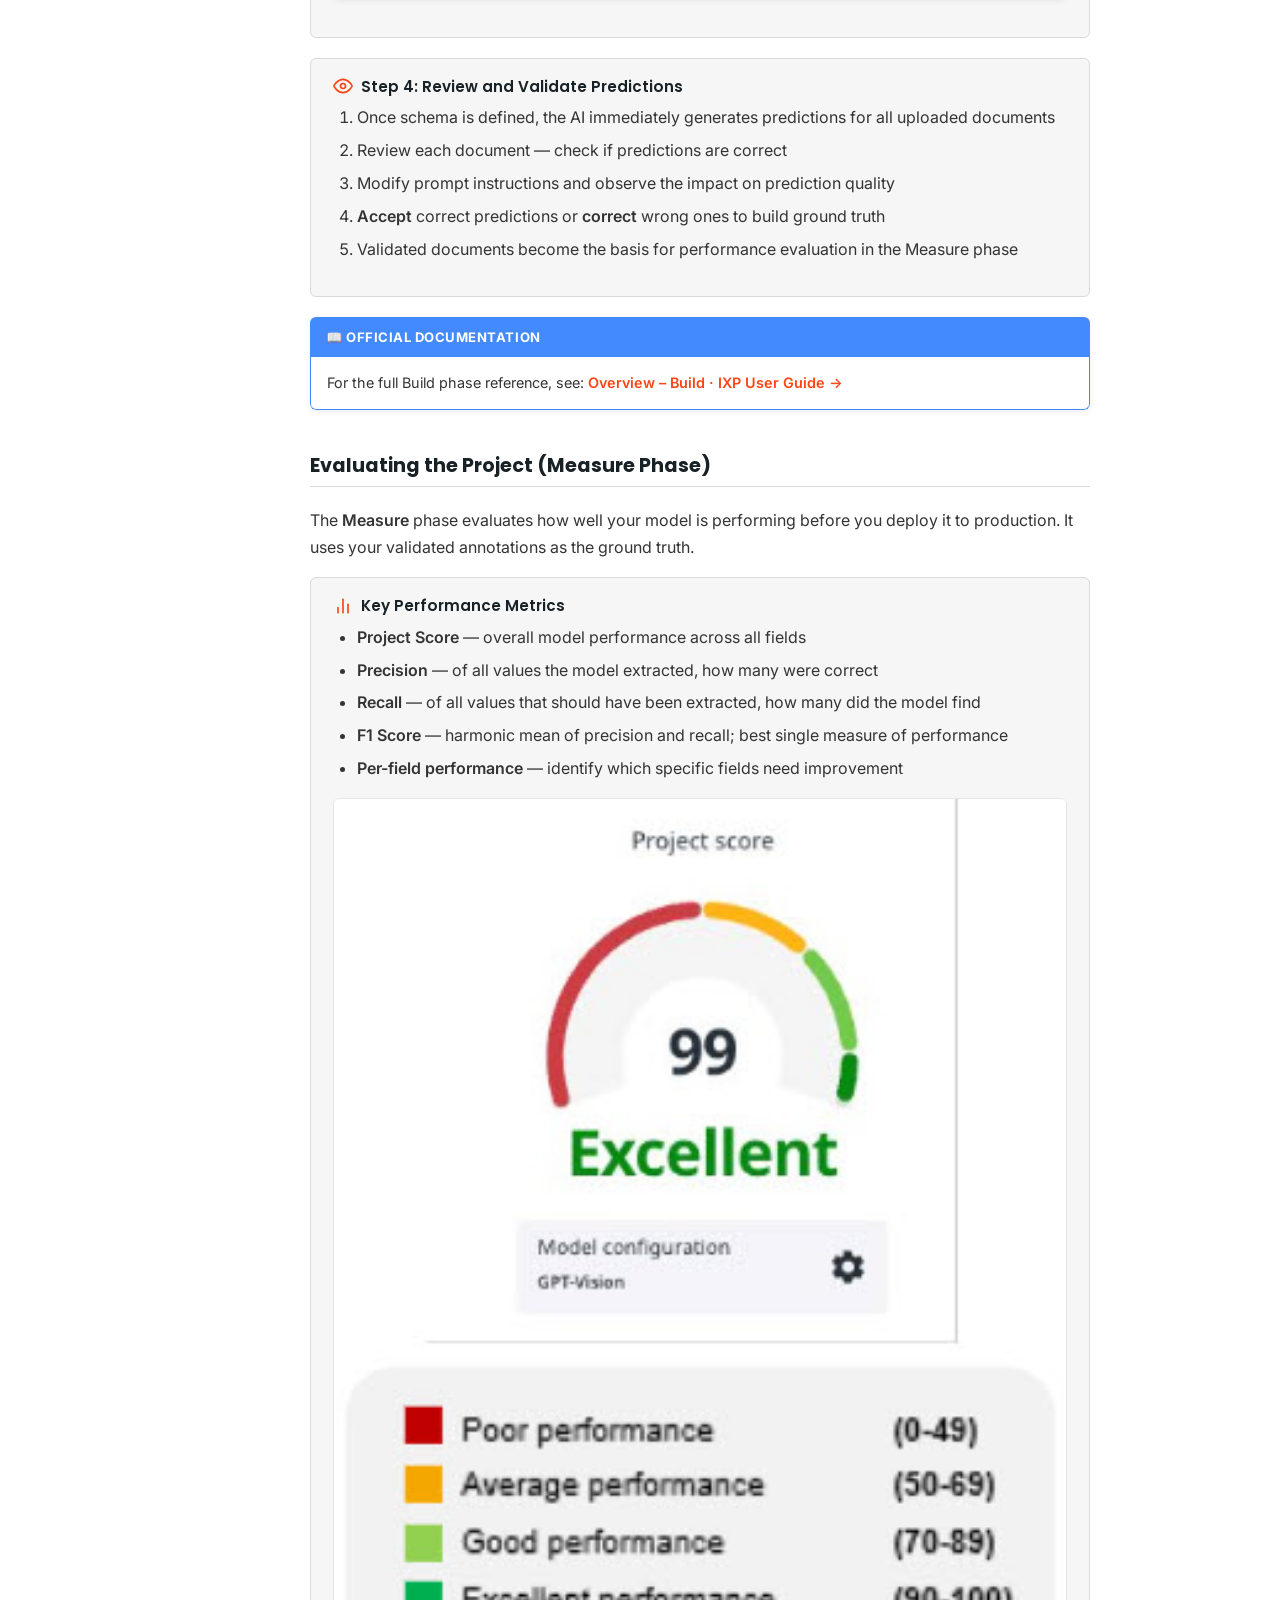
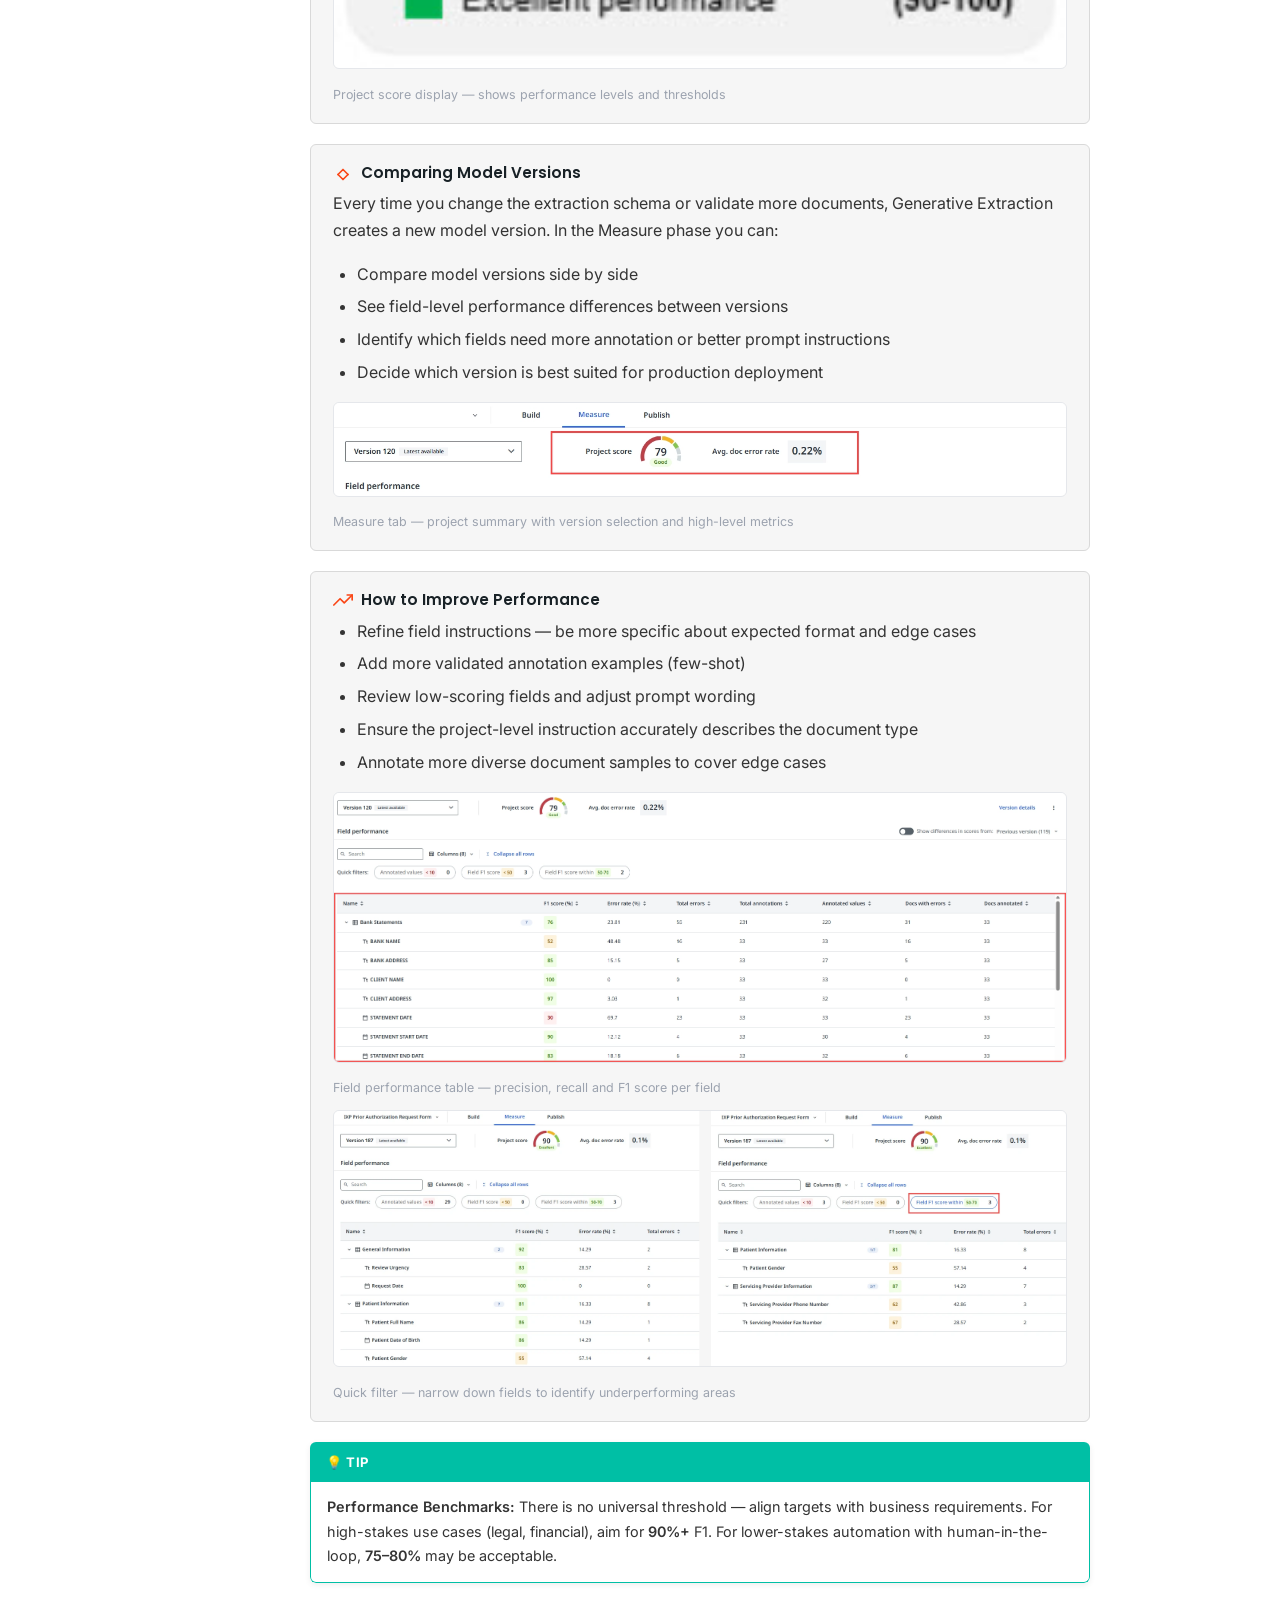
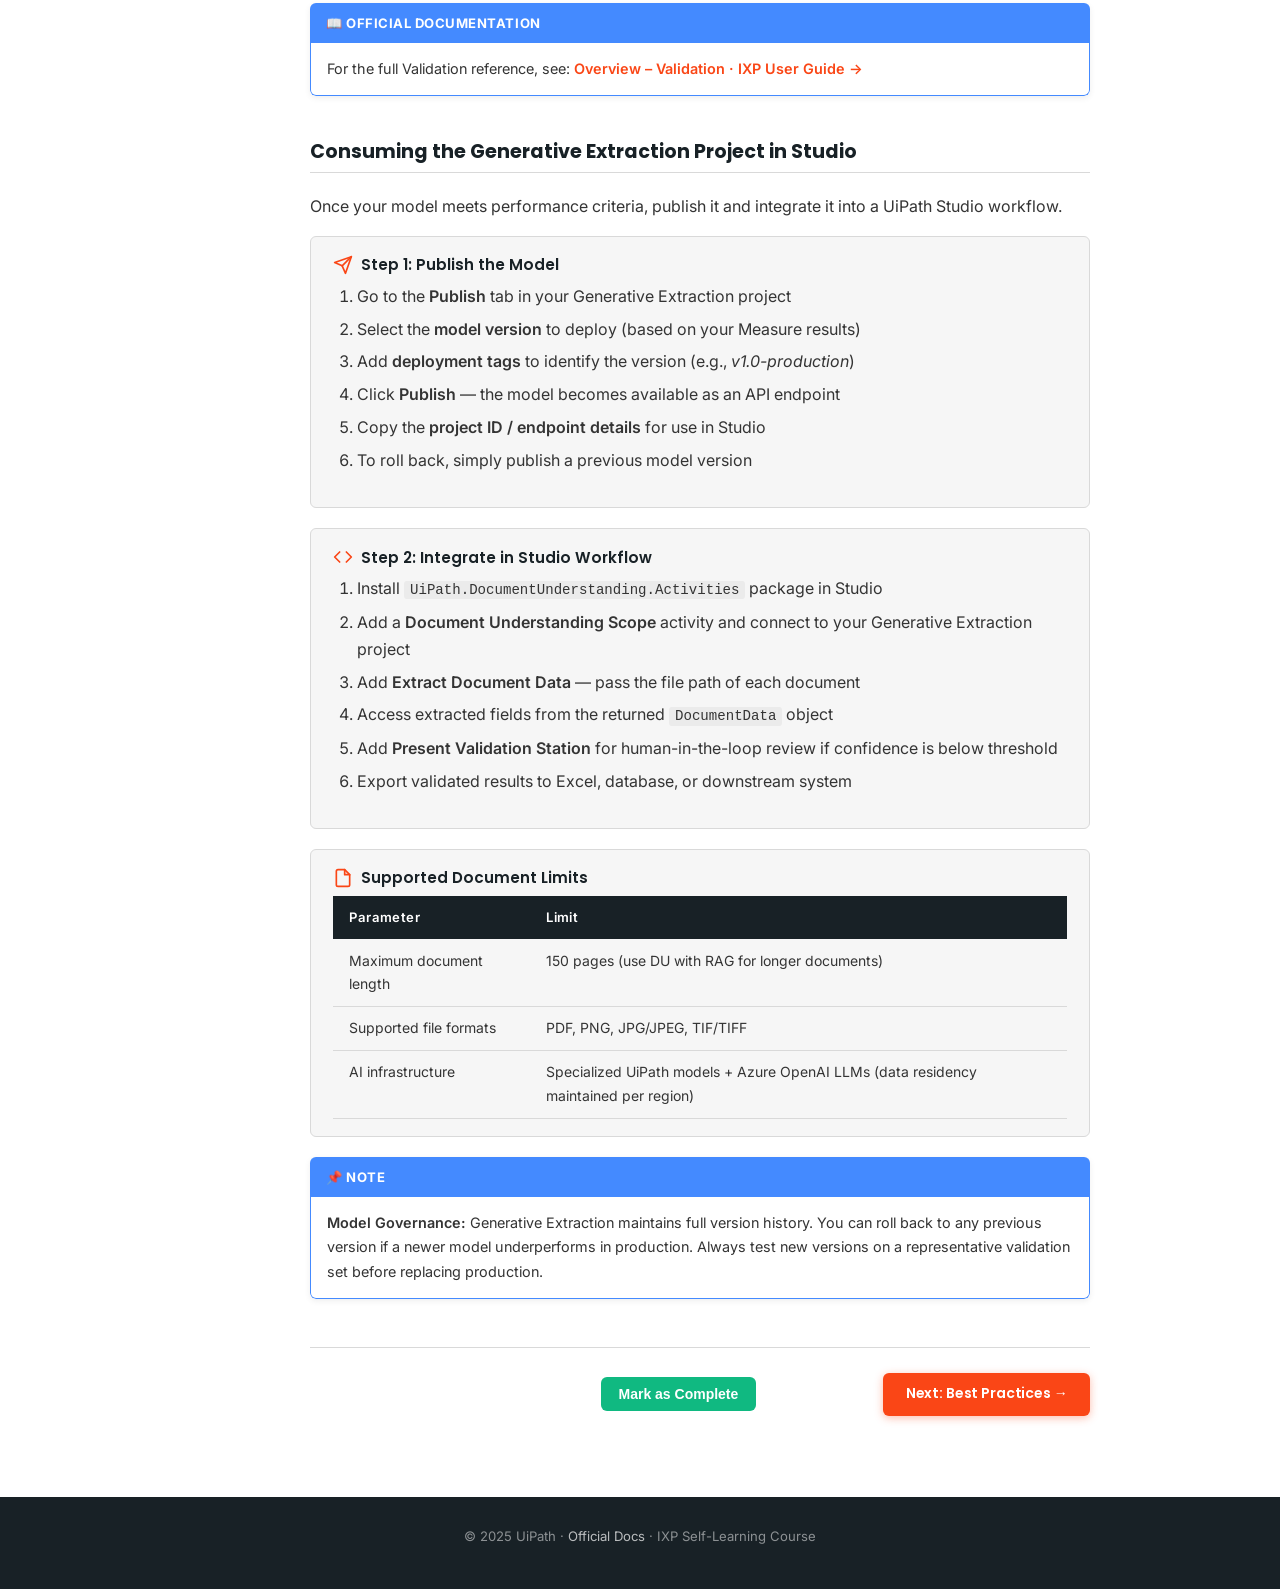
<file: modules/module-05-part2-practical.html>
<!DOCTYPE html>
<html lang="en">
<head>
  <meta charset="UTF-8" />
  <meta name="viewport" content="width=device-width, initial-scale=1.0" />
  <title>Module 05 Part 2 – Practical: Building, Evaluating &amp; Consuming | UiPath Course</title>
  <link rel="stylesheet" href="../assets/css/main.css" />
  <link rel="stylesheet" href="../assets/css/course.css?v=2" />
</head>
<body>

<header class="site-header" role="banner">
  <a href="../index.html" class="logo" aria-label="IXP Course Home">
    <div class="logo-icon" aria-hidden="true">U</div>
    <span class="logo-text"><span>UiPath</span> IXP Course</span>
  </a>
  <nav aria-label="Site navigation"><a href="../index.html">← All Modules</a></nav>
</header>

<div class="course-layout">
  <aside class="course-sidebar" aria-label="Course navigation">
    <nav class="sidebar-nav" aria-label="Module list">
      <div class="sidebar-nav__title">IXP Training Course</div>
      <ul class="sidebar-nav__list">
        <li><a href="module-01-introduction.html" data-module="module-01">01 · Introduction to IXP</a></li>
        <li><a href="module-02-document-understanding.html" data-module="module-02">02 · What is Document Understanding?</a></li>
        <li><a href="module-03-structured-docs.html" data-module="module-03">03 · Structured Documents (DIY)</a></li>
        <li><a href="module-04-semistructured-docs.html" data-module="module-04">04 · Semi-Structured Docs (Invoices)</a></li>
        <li><a href="module-04-semistructured-docs.html" class="sidebar-nav__sub">↳ Theory</a></li>
        <li><a href="module-04-practical.html" class="sidebar-nav__sub">↳ Practical Exercise</a></li>
        <li><a href="module-05-unstructured-complex.html" data-module="module-05">05 · Unstructured &amp; Complex Docs</a></li>
        <li><a href="module-05-part1.html" class="sidebar-nav__sub">↳ Part 1: Generative Classifier and Extractor</a></li>
        <li><a href="module-05-part1-practical.html" class="sidebar-nav__subsub">· Practical</a></li>
        <li><a href="module-05-part2.html" class="sidebar-nav__sub">↳ Part 2: Generative Extractor in IXP</a></li>
        <li><a href="module-05-part2.html#part2-theory" class="sidebar-nav__subsub">· Theory</a></li>
        <li><a href="module-05-part2.html#p2-what-is" class="sidebar-nav__subsubsub">· What is IXP Generative Extraction?</a></li>
        <li><a href="module-05-part2.html#p2-when-to-use" class="sidebar-nav__subsubsub">· When to Use</a></li>
        <li><a href="module-05-part2.html#p2-user-roles" class="sidebar-nav__subsubsub">· User Roles</a></li>
        <li><a href="module-05-part2-practical.html" class="sidebar-nav__subsub active">· Practical</a></li>
        <li><a href="module-05-part2-practical.html#p2-building" class="sidebar-nav__subsubsub">· Building the Project</a></li>
        <li><a href="module-05-part2-practical.html#p2-evaluating" class="sidebar-nav__subsubsub">· Evaluating (Measure Phase)</a></li>
        <li><a href="module-05-part2-practical.html#p2-consuming" class="sidebar-nav__subsubsub">· Consuming in Studio</a></li>
        <li><a href="module-05-part2.html#part2-bestpractices" class="sidebar-nav__subsub">· Best Practices</a></li>
        <li><a href="module-05-part2.html#p2-prompting" class="sidebar-nav__subsubsub">· Prompting Best Practices</a></li>
        <li><a href="module-06-du-framework.html" data-module="module-06">06 · DU Framework</a></li>
        <li><a href="module-07-miscellaneous.html" data-module="module-07">07 · Important Topics</a></li>
      </ul>
    </nav>
    <div class="sidebar-progress">
      <div class="label">Overall Progress</div>
      <div class="progress-bar-wrap" style="margin-top:6px;" role="progressbar">
        <div class="progress-bar-fill" style="width:0%"></div>
      </div>
    </div>
  </aside>

  <main class="course-content" id="main-content">

    <nav class="breadcrumb" aria-label="Breadcrumb">
      <a href="../index.html">Home</a> <span aria-hidden="true">›</span>
      <a href="module-05-unstructured-complex.html">Module 05 · Unstructured &amp; Complex Docs</a> <span aria-hidden="true">›</span>
      <a href="module-05-part2.html">Part 2: Generative Extractor in IXP</a> <span aria-hidden="true">›</span>
      <span>Practical</span>
    </nav>

    <div class="page-header">
      <h1>Part 2 – Practical: Building, Evaluating &amp; Consuming</h1>
      <div class="page-header__meta">
        <span>⏱ ~45 min</span><span>📖 Hands-On</span><span>🎯 Expert</span>
      </div>
    </div>

    <div class="admonition admonition--tip" style="margin-bottom:1.5rem;">
      <div class="admonition-title">🎓 Instructor-Led Training</div>
      <div class="admonition-body"><strong>To be done with the Instructor in ILT (Instructor-Led Training).</strong> Follow along during your live session.</div>
    </div>

    <div class="admonition admonition--important" style="margin-bottom:1.5rem;">
      <div class="admonition-title">📎 Exercise Files</div>
      <div class="admonition-body">
        Download the sample paystub documents needed for this practical exercise:
        <div style="margin-top:.75rem;">
          <a href="../files/samples_paystubfiles.zip" download style="display:inline-flex;align-items:center;gap:.5rem;background:#FA4616;color:#fff;padding:.5rem 1.1rem;border-radius:6px;font-weight:700;font-size:.875rem;text-decoration:none;">
            <svg xmlns="http://www.w3.org/2000/svg" width="16" height="16" viewBox="0 0 24 24" fill="none" stroke="#fff" stroke-width="2.5" stroke-linecap="round" stroke-linejoin="round" aria-hidden="true"><path d="M21 15v4a2 2 0 0 1-2 2H5a2 2 0 0 1-2-2v-4"/><polyline points="7 10 12 15 17 10"/><line x1="12" y1="15" x2="12" y2="3"/></svg>
            Download samples_paystubfiles.zip
          </a>
        </div>
      </div>
    </div>

    <div class="admonition admonition--note" style="margin-bottom:1.5rem;">
      <div class="admonition-title">🎬 Video Reference</div>
      <div class="admonition-body">Watch the full walkthrough on YouTube: <a href="https://youtu.be/5xCefm_1m5k?si=27af7Pie2pJLj_ed" target="_blank" rel="noopener"><strong>Generative Extraction in IXP — Practical Demo →</strong></a></div>
    </div>

    <section class="lesson">
      <h2 class="lesson-title" id="p2-building">Building the Generative Extraction Project</h2>

      <p>Building a Generative Extraction project follows the same <strong>Build → Measure → Publish</strong> lifecycle as Modern DU projects, but uses generative AI prompts instead of annotated ML training.</p>

      <div class="info-card">
        <h4 style="display:flex;align-items:center;gap:.5rem;">
          <svg xmlns="http://www.w3.org/2000/svg" width="20" height="20" viewBox="0 0 24 24" fill="none" stroke="#FA4616" stroke-width="2" stroke-linecap="round" stroke-linejoin="round" aria-hidden="true"><circle cx="12" cy="12" r="10"/><line x1="12" y1="8" x2="12" y2="16"/><line x1="8" y1="12" x2="16" y2="12"/></svg>
          Step 1: Create a New Generative Extraction Project
        </h4>
        <ol>
          <li>Log into <strong>cloud.uipath.com</strong> and navigate to the <strong>Generative Extraction</strong> service</li>
          <li>Click <strong>New Project</strong> — choose <strong>Blank Project</strong> or a <strong>Template</strong></li>
          <li>Give the project a name (e.g., <em>Paystubs Extraction</em>) and description</li>
          <li>Projects can only be created by an <strong>IXP Service Admin</strong></li>
        </ol>
      </div>

      <div class="info-card">
        <h4 style="display:flex;align-items:center;gap:.5rem;">
          <svg xmlns="http://www.w3.org/2000/svg" width="20" height="20" viewBox="0 0 24 24" fill="none" stroke="#FA4616" stroke-width="2" stroke-linecap="round" stroke-linejoin="round" aria-hidden="true"><polyline points="16 16 12 12 8 16"/><line x1="12" y1="12" x2="12" y2="21"/><path d="M20.39 18.39A5 5 0 0 0 18 9h-1.26A8 8 0 1 0 3 16.3"/></svg>
          Step 2: Upload Sample Documents
        </h4>
        <ul>
          <li>Upload a representative sample of documents covering all layout variations</li>
          <li>Supported formats: <strong>PDF, PNG, JPG/JPEG, TIF/TIFF</strong></li>
          <li>You can filter documents by annotated/unannotated status and search by document name</li>
          <li>No minimum number of documents required to start — predictions appear immediately</li>
        </ul>
      </div>

      <div class="info-card">
        <h4 style="display:flex;align-items:center;gap:.5rem;">
          <svg xmlns="http://www.w3.org/2000/svg" width="20" height="20" viewBox="0 0 24 24" fill="none" stroke="#FA4616" stroke-width="2" stroke-linecap="round" stroke-linejoin="round" aria-hidden="true"><line x1="8" y1="6" x2="21" y2="6"/><line x1="8" y1="12" x2="21" y2="12"/><line x1="8" y1="18" x2="21" y2="18"/><line x1="3" y1="6" x2="3.01" y2="6"/><line x1="3" y1="12" x2="3.01" y2="12"/><line x1="3" y1="18" x2="3.01" y2="18"/></svg>
          Step 3: Define the Extraction Schema (Taxonomy)
        </h4>
        <ol>
          <li>Go to <strong>Manage Taxonomy</strong></li>
          <li>Write a <strong>project-level instruction</strong> — describe the document type and industry context</li>
          <li>Click <strong>New Field Group</strong> — give it a name and instruction (e.g., "Employee Information")</li>
          <li>Add individual <strong>Fields</strong> within each group — specify name, data type, and instruction</li>
          <li>For hierarchical data, use <code>&gt;</code> in field group names (e.g., <em>Paystub &gt; Deductions</em>)</li>
        </ol>
        <div class="admonition admonition--tip">
          <div class="admonition-title">💡 Tip</div>
          <div class="admonition-body">Configure your extraction schema upfront before reviewing predictions — this allows you to immediately assess AI-generated output across all your fields.</div>
        </div>
      </div>

      <div class="info-card">
        <h4 style="display:flex;align-items:center;gap:.5rem;">
          <svg xmlns="http://www.w3.org/2000/svg" width="20" height="20" viewBox="0 0 24 24" fill="none" stroke="#FA4616" stroke-width="2" stroke-linecap="round" stroke-linejoin="round" aria-hidden="true"><path d="M1 12s4-8 11-8 11 8 11 8-4 8-11 8-11-8-11-8z"/><circle cx="12" cy="12" r="3"/></svg>
          Step 4: Review and Validate Predictions
        </h4>
        <ol>
          <li>Once schema is defined, the AI immediately generates predictions for all uploaded documents</li>
          <li>Review each document — check if predictions are correct</li>
          <li>Modify prompt instructions and observe the impact on prediction quality</li>
          <li><strong>Accept</strong> correct predictions or <strong>correct</strong> wrong ones to build ground truth</li>
          <li>Validated documents become the basis for performance evaluation in the Measure phase</li>
        </ol>
      </div>

      <div class="admonition admonition--note" style="margin-top:1rem;">
        <div class="admonition-title">📖 Official Documentation</div>
        <div class="admonition-body">For the full Build phase reference, see: <a href="https://docs.uipath.com/ixp/automation-cloud/latest/user-guide/overview-build" target="_blank" rel="noopener"><strong>Overview – Build · IXP User Guide →</strong></a></div>
      </div>
    </section>

    <section class="lesson">
      <h2 class="lesson-title" id="p2-evaluating">Evaluating the Project (Measure Phase)</h2>

      <p>The <strong>Measure</strong> phase evaluates how well your model is performing before you deploy it to production. It uses your validated annotations as the ground truth.</p>

      <div class="info-card">
        <h4 style="display:flex;align-items:center;gap:.5rem;">
          <svg xmlns="http://www.w3.org/2000/svg" width="20" height="20" viewBox="0 0 24 24" fill="none" stroke="#FA4616" stroke-width="2" stroke-linecap="round" stroke-linejoin="round" aria-hidden="true"><line x1="18" y1="20" x2="18" y2="10"/><line x1="12" y1="20" x2="12" y2="4"/><line x1="6" y1="20" x2="6" y2="14"/></svg>
          Key Performance Metrics
        </h4>
        <ul>
          <li><strong>Project Score</strong> — overall model performance across all fields</li>
          <li><strong>Precision</strong> — of all values the model extracted, how many were correct</li>
          <li><strong>Recall</strong> — of all values that should have been extracted, how many did the model find</li>
          <li><strong>F1 Score</strong> — harmonic mean of precision and recall; best single measure of performance</li>
          <li><strong>Per-field performance</strong> — identify which specific fields need improvement</li>
        </ul>
        <div style="margin-top:1rem;">
          <img src="../assets/images/ixp-measure-project-score.webp" alt="Example of Project score display showing performance levels and scores" style="width:100%;border-radius:6px;border:1px solid #e5e7eb;" />
          <p style="font-size:0.78rem;color:#9ca3af;margin:.4rem 0 0;">Project score display — shows performance levels and thresholds</p>
        </div>
      </div>

      <div class="info-card">
        <h4 style="display:flex;align-items:center;gap:.5rem;">
          <svg xmlns="http://www.w3.org/2000/svg" width="20" height="20" viewBox="0 0 24 24" fill="none" stroke="#FA4616" stroke-width="2" stroke-linecap="round" stroke-linejoin="round" aria-hidden="true"><path d="M18 15l-6-6-6 6"/><path d="M18 9l-6 6-6-6" transform="translate(0,6)"/></svg>
          Comparing Model Versions
        </h4>
        <p>Every time you change the extraction schema or validate more documents, Generative Extraction creates a new model version. In the Measure phase you can:</p>
        <ul>
          <li>Compare model versions side by side</li>
          <li>See field-level performance differences between versions</li>
          <li>Identify which fields need more annotation or better prompt instructions</li>
          <li>Decide which version is best suited for production deployment</li>
        </ul>
        <div style="margin-top:1rem;">
          <img src="../assets/images/ixp-measure-project-summary.webp" alt="Project summary in Measure tab" style="width:100%;border-radius:6px;border:1px solid #e5e7eb;" />
          <p style="font-size:0.78rem;color:#9ca3af;margin:.4rem 0 0;">Measure tab — project summary with version selection and high-level metrics</p>
        </div>
      </div>

      <div class="info-card">
        <h4 style="display:flex;align-items:center;gap:.5rem;">
          <svg xmlns="http://www.w3.org/2000/svg" width="20" height="20" viewBox="0 0 24 24" fill="none" stroke="#FA4616" stroke-width="2" stroke-linecap="round" stroke-linejoin="round" aria-hidden="true"><polyline points="23 6 13.5 15.5 8.5 10.5 1 18"/><polyline points="17 6 23 6 23 12"/></svg>
          How to Improve Performance
        </h4>
        <ul>
          <li>Refine field instructions — be more specific about expected format and edge cases</li>
          <li>Add more validated annotation examples (few-shot)</li>
          <li>Review low-scoring fields and adjust prompt wording</li>
          <li>Ensure the project-level instruction accurately describes the document type</li>
          <li>Annotate more diverse document samples to cover edge cases</li>
        </ul>
        <div style="margin-top:1rem;">
          <img src="../assets/images/ixp-measure-field-performance-table.webp" alt="Field performance table in Measure showing precision, recall and F1 per field" style="width:100%;border-radius:6px;border:1px solid #e5e7eb;" />
          <p style="font-size:0.78rem;color:#9ca3af;margin:.4rem 0 0;">Field performance table — precision, recall and F1 score per field</p>
        </div>
        <div style="margin-top:.75rem;">
          <img src="../assets/images/ixp-measure-filter.webp" alt="Field performance table before and after applying a quick filter" style="width:100%;border-radius:6px;border:1px solid #e5e7eb;" />
          <p style="font-size:0.78rem;color:#9ca3af;margin:.4rem 0 0;">Quick filter — narrow down fields to identify underperforming areas</p>
        </div>
      </div>

      <div class="admonition admonition--tip">
        <div class="admonition-title">💡 Tip</div>
        <div class="admonition-body"><strong>Performance Benchmarks:</strong> There is no universal threshold — align targets with business requirements. For high-stakes use cases (legal, financial), aim for <strong>90%+</strong> F1. For lower-stakes automation with human-in-the-loop, <strong>75–80%</strong> may be acceptable.</div>
      </div>

      <div class="admonition admonition--note" style="margin-top:1rem;">
        <div class="admonition-title">📖 Official Documentation</div>
        <div class="admonition-body">For the full Validation reference, see: <a href="https://docs.uipath.com/ixp/automation-cloud/latest/user-guide/overview-validation" target="_blank" rel="noopener"><strong>Overview – Validation · IXP User Guide →</strong></a></div>
      </div>
    </section>

    <section class="lesson">
      <h2 class="lesson-title" id="p2-consuming">Consuming the Generative Extraction Project in Studio</h2>

      <p>Once your model meets performance criteria, publish it and integrate it into a UiPath Studio workflow.</p>

      <div class="info-card">
        <h4 style="display:flex;align-items:center;gap:.5rem;">
          <svg xmlns="http://www.w3.org/2000/svg" width="20" height="20" viewBox="0 0 24 24" fill="none" stroke="#FA4616" stroke-width="2" stroke-linecap="round" stroke-linejoin="round" aria-hidden="true"><line x1="22" y1="2" x2="11" y2="13"/><polygon points="22 2 15 22 11 13 2 9 22 2"/></svg>
          Step 1: Publish the Model
        </h4>
        <ol>
          <li>Go to the <strong>Publish</strong> tab in your Generative Extraction project</li>
          <li>Select the <strong>model version</strong> to deploy (based on your Measure results)</li>
          <li>Add <strong>deployment tags</strong> to identify the version (e.g., <em>v1.0-production</em>)</li>
          <li>Click <strong>Publish</strong> — the model becomes available as an API endpoint</li>
          <li>Copy the <strong>project ID / endpoint details</strong> for use in Studio</li>
          <li>To roll back, simply publish a previous model version</li>
        </ol>
      </div>

      <div class="info-card">
        <h4 style="display:flex;align-items:center;gap:.5rem;">
          <svg xmlns="http://www.w3.org/2000/svg" width="20" height="20" viewBox="0 0 24 24" fill="none" stroke="#FA4616" stroke-width="2" stroke-linecap="round" stroke-linejoin="round" aria-hidden="true"><polyline points="16 18 22 12 16 6"/><polyline points="8 6 2 12 8 18"/></svg>
          Step 2: Integrate in Studio Workflow
        </h4>
        <ol>
          <li>Install <code>UiPath.DocumentUnderstanding.Activities</code> package in Studio</li>
          <li>Add a <strong>Document Understanding Scope</strong> activity and connect to your Generative Extraction project</li>
          <li>Add <strong>Extract Document Data</strong> — pass the file path of each document</li>
          <li>Access extracted fields from the returned <code>DocumentData</code> object</li>
          <li>Add <strong>Present Validation Station</strong> for human-in-the-loop review if confidence is below threshold</li>
          <li>Export validated results to Excel, database, or downstream system</li>
        </ol>
      </div>

      <div class="info-card">
        <h4 style="display:flex;align-items:center;gap:.5rem;">
          <svg xmlns="http://www.w3.org/2000/svg" width="20" height="20" viewBox="0 0 24 24" fill="none" stroke="#FA4616" stroke-width="2" stroke-linecap="round" stroke-linejoin="round" aria-hidden="true"><path d="M14 2H6a2 2 0 0 0-2 2v16a2 2 0 0 0 2 2h12a2 2 0 0 0 2-2V8z"/><polyline points="14 2 14 8 20 8"/></svg>
          Supported Document Limits
        </h4>
        <table class="comparison-table" style="margin:0">
          <thead><tr><th>Parameter</th><th>Limit</th></tr></thead>
          <tbody>
            <tr><td>Maximum document length</td><td>150 pages (use DU with RAG for longer documents)</td></tr>
            <tr><td>Supported file formats</td><td>PDF, PNG, JPG/JPEG, TIF/TIFF</td></tr>
            <tr><td>AI infrastructure</td><td>Specialized UiPath models + Azure OpenAI LLMs (data residency maintained per region)</td></tr>
          </tbody>
        </table>
      </div>

      <div class="admonition admonition--note">
        <div class="admonition-title">📌 Note</div>
        <div class="admonition-body"><strong>Model Governance:</strong> Generative Extraction maintains full version history. You can roll back to any previous version if a newer model underperforms in production. Always test new versions on a representative validation set before replacing production.</div>
      </div>
    </section>

    <nav class="module-nav" aria-label="Module navigation">
      <a href="module-05-part2.html" class="btn btn-outline">← Part 2: Theory</a>
      <div class="module-nav__complete">
        <button id="mark-complete-btn" class="mark-complete-btn">Mark as Complete</button>
      </div>
      <a href="module-05-part2.html#part2-bestpractices" class="btn btn-primary">Next: Best Practices →</a>
    </nav>

  </main>
</div>

<footer class="site-footer" role="contentinfo">
  <p>© 2025 UiPath · <a href="https://docs.uipath.com/document-understanding" target="_blank" rel="noopener">Official Docs</a> · IXP Self-Learning Course</p>
</footer>

<script src="../assets/js/progress.js?v=2"></script>
<script src="../assets/js/nav.js?v=4"></script>
<script>initModulePage('module-05');</script>
</body>
</html>
</file>
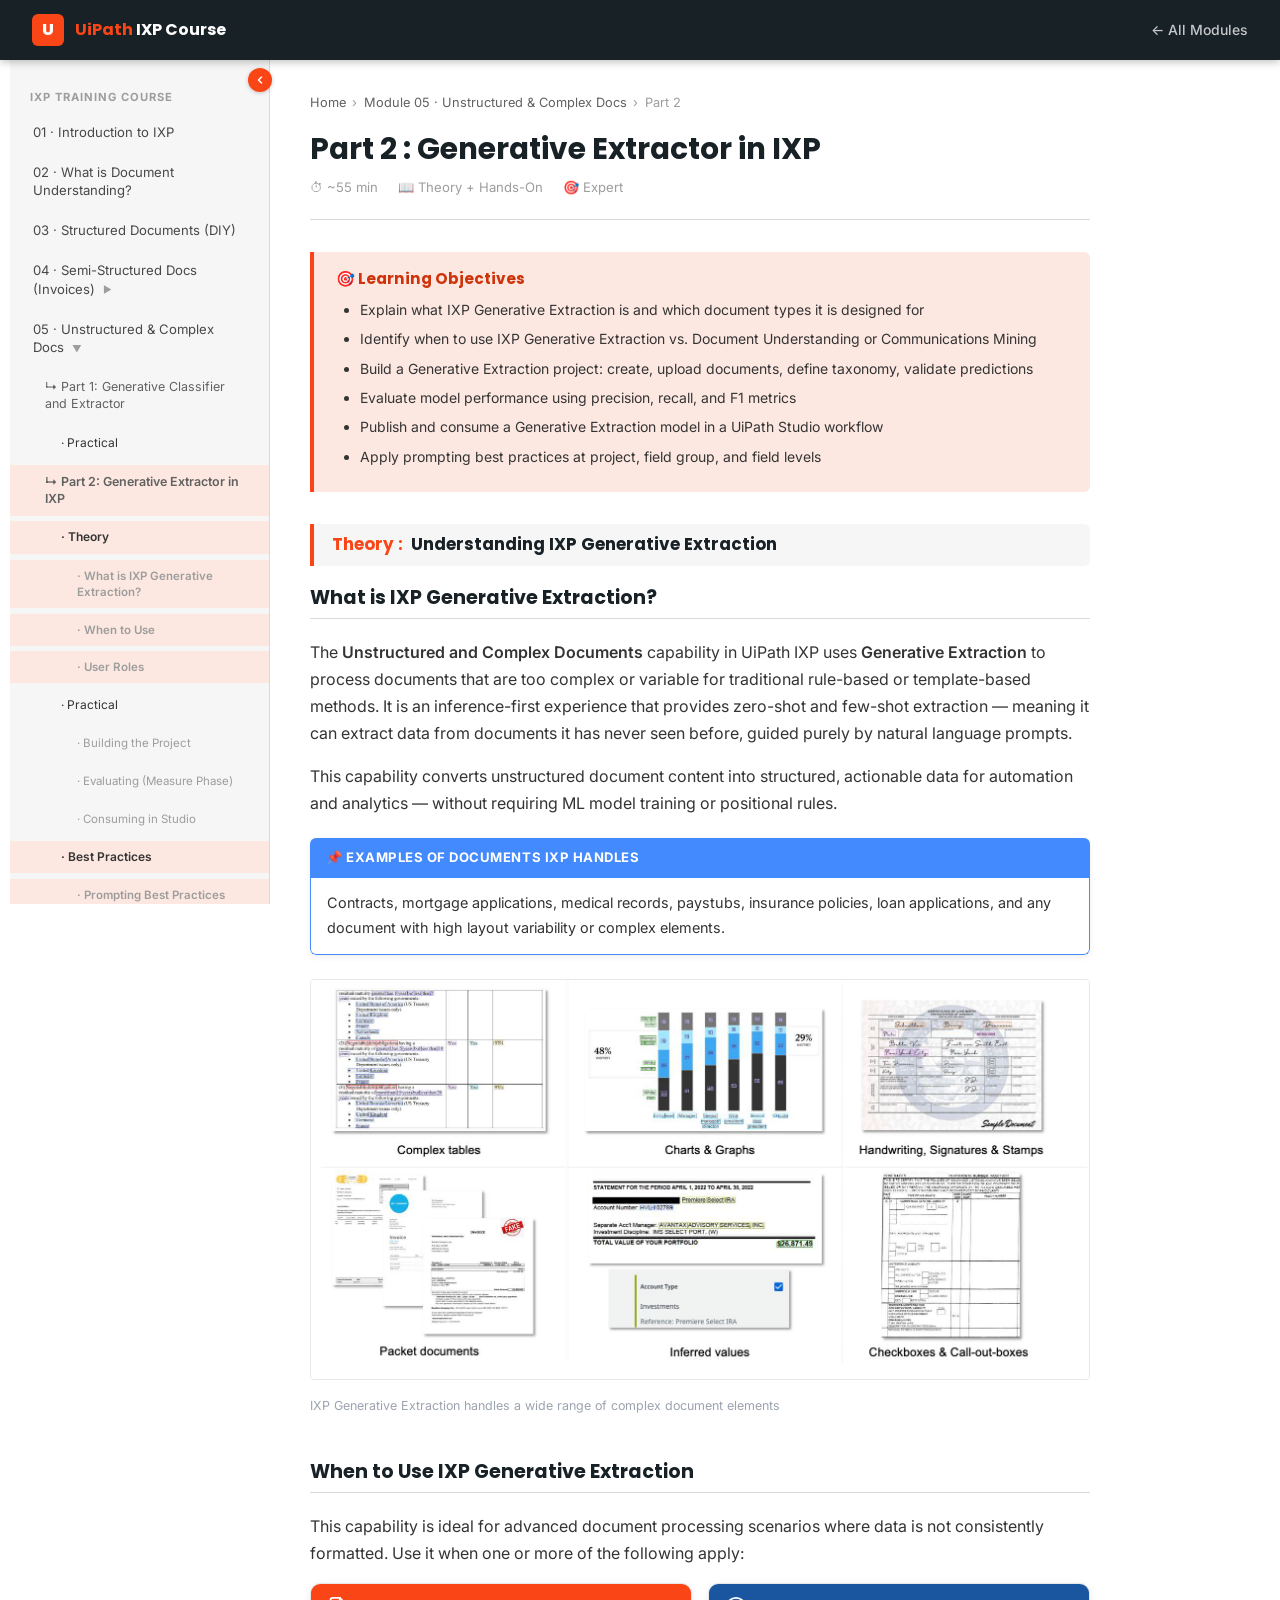
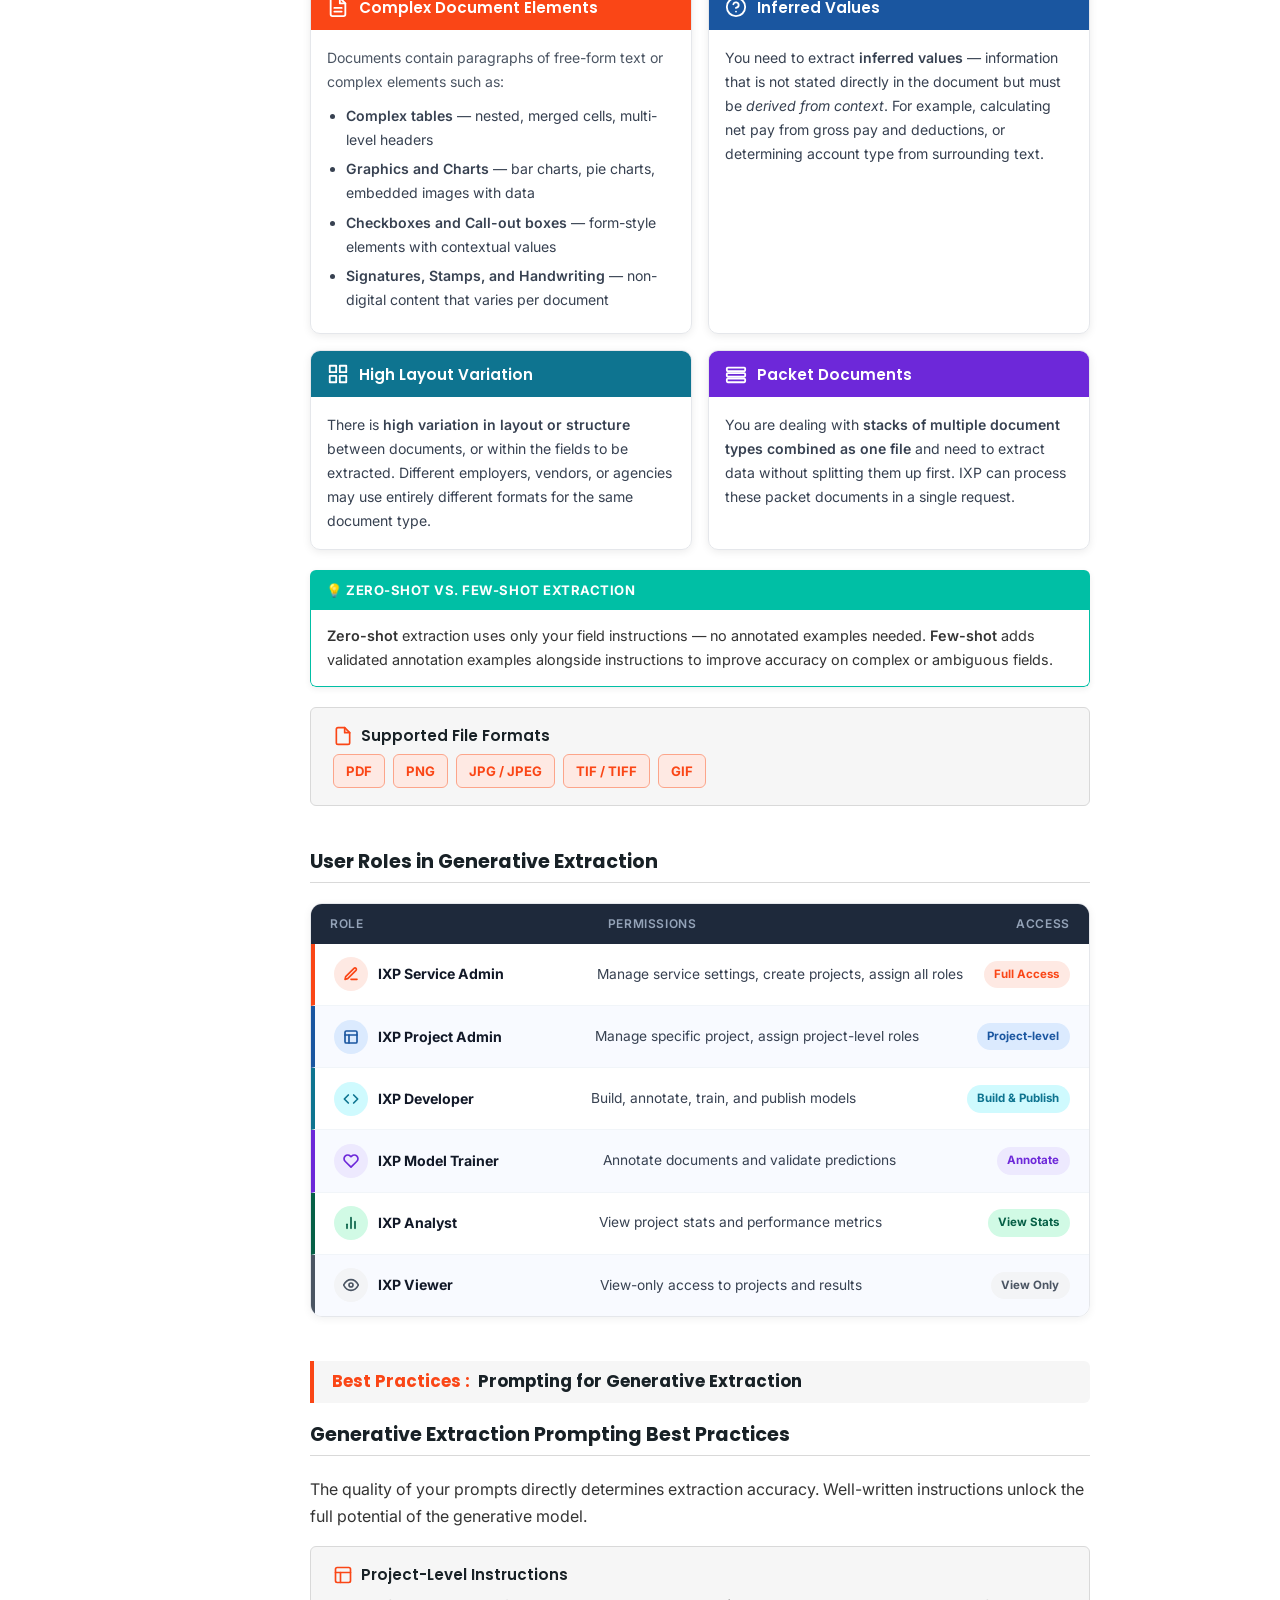
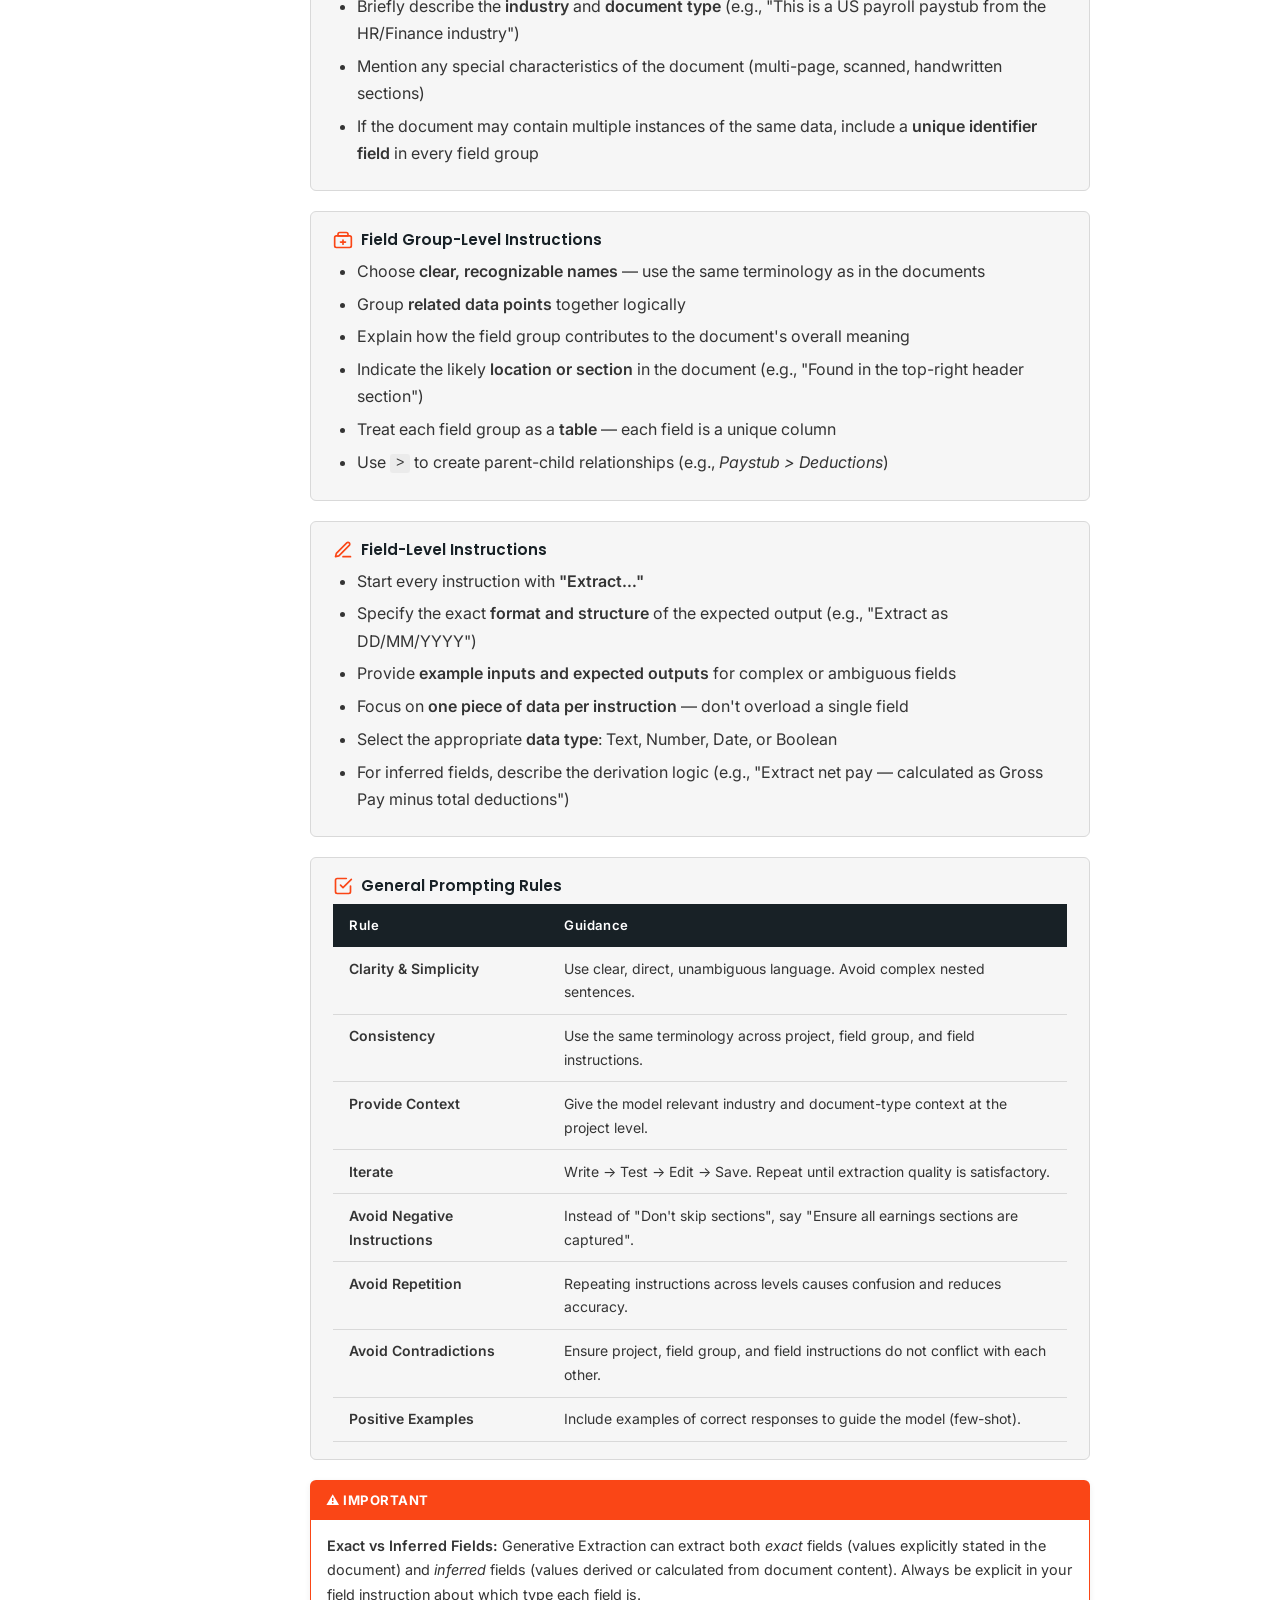
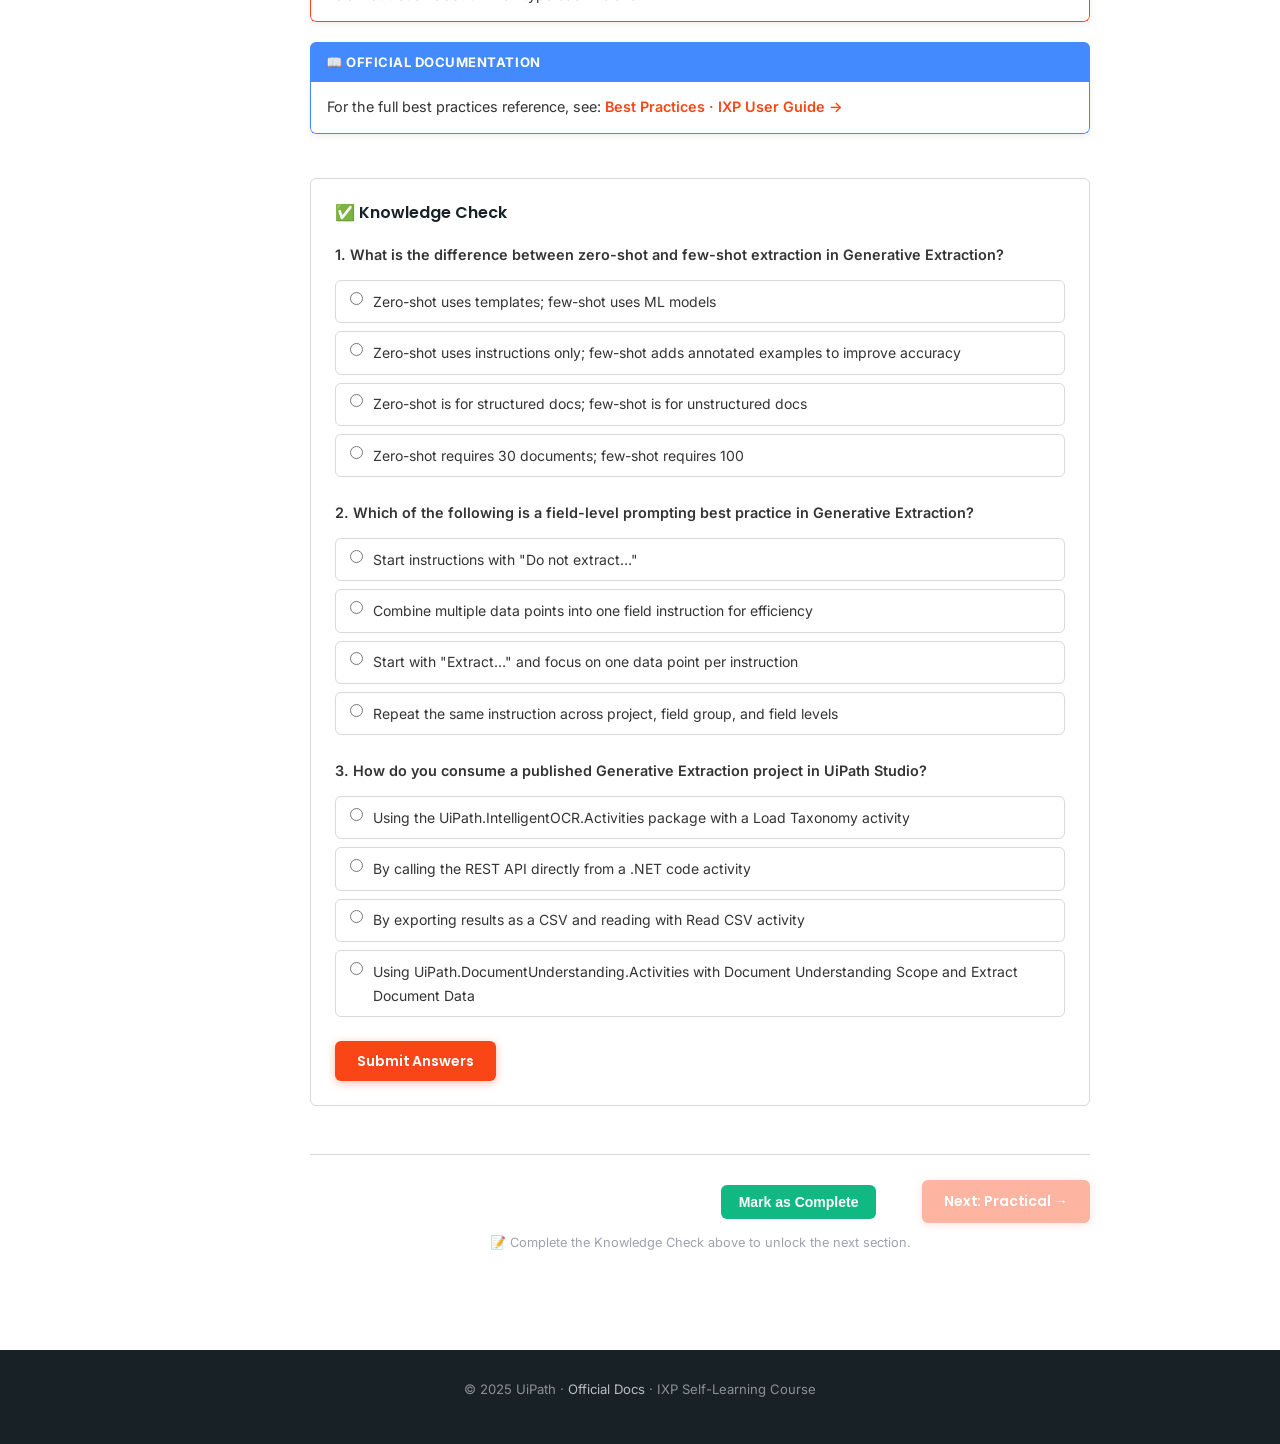
<file: modules/module-05-part2.html>
﻿<!DOCTYPE html>
<html lang="en">
<head>
  <meta charset="UTF-8" />
  <meta name="viewport" content="width=device-width, initial-scale=1.0" />
  <title>Module 05 Part 2 – Generative Extractor in IXP | UiPath Course</title>
  <link rel="stylesheet" href="../assets/css/main.css" />
  <link rel="stylesheet" href="../assets/css/course.css?v=2" />
</head>
<body>

<header class="site-header" role="banner">
  <a href="../index.html" class="logo" aria-label="IXP Course Home">
    <div class="logo-icon" aria-hidden="true">U</div>
    <span class="logo-text"><span>UiPath</span> IXP Course</span>
  </a>
  <nav aria-label="Site navigation"><a href="../index.html">← All Modules</a></nav>
</header>

<div class="course-layout">
  <aside class="course-sidebar" aria-label="Course navigation">
    <nav class="sidebar-nav" aria-label="Module list">
      <div class="sidebar-nav__title">IXP Training Course</div>
      <ul class="sidebar-nav__list">
        <li><a href="module-01-introduction.html" data-module="module-01">01 · Introduction to IXP</a></li>
        <li><a href="module-02-document-understanding.html" data-module="module-02">02 · What is Document Understanding?</a></li>
        <li><a href="module-03-structured-docs.html" data-module="module-03">03 · Structured Documents (DIY)</a></li>
        <li><a href="module-04-semistructured-docs.html" data-module="module-04">04 · Semi-Structured Docs (Invoices)</a></li>
        <li><a href="module-04-semistructured-docs.html" class="sidebar-nav__sub">↳ Theory</a></li>
        <li><a href="module-04-practical.html" class="sidebar-nav__sub">↳ Practical Exercise</a></li>
        <li><a href="module-05-unstructured-complex.html" data-module="module-05">05 · Unstructured &amp; Complex Docs</a></li>
        <li><a href="module-05-part1.html" class="sidebar-nav__sub">↳ Part 1: Generative Classifier and Extractor</a></li>
        <li><a href="module-05-part1-practical.html" class="sidebar-nav__subsub">· Practical</a></li>
        <li><a href="module-05-part2.html" class="sidebar-nav__sub">↳ Part 2: Generative Extractor in IXP</a></li>
        <li><a href="module-05-part2.html#part2-theory" class="sidebar-nav__subsub">· Theory</a></li>
        <li><a href="module-05-part2.html#p2-what-is" class="sidebar-nav__subsubsub">· What is IXP Generative Extraction?</a></li>
        <li><a href="module-05-part2.html#p2-when-to-use" class="sidebar-nav__subsubsub">· When to Use</a></li>
        <li><a href="module-05-part2.html#p2-user-roles" class="sidebar-nav__subsubsub">· User Roles</a></li>
        <li><a href="module-05-part2-practical.html" class="sidebar-nav__subsub">· Practical</a></li>
        <li><a href="module-05-part2-practical.html#p2-building" class="sidebar-nav__subsubsub">· Building the Project</a></li>
        <li><a href="module-05-part2-practical.html#p2-evaluating" class="sidebar-nav__subsubsub">· Evaluating (Measure Phase)</a></li>
        <li><a href="module-05-part2-practical.html#p2-consuming" class="sidebar-nav__subsubsub">· Consuming in Studio</a></li>
        <li><a href="module-05-part2.html#part2-bestpractices" class="sidebar-nav__subsub">· Best Practices</a></li>
        <li><a href="module-05-part2.html#p2-prompting" class="sidebar-nav__subsubsub">· Prompting Best Practices</a></li>
        <li><a href="module-06-du-framework.html" data-module="module-06">06 · DU Framework</a></li>
        <li><a href="module-07-miscellaneous.html" data-module="module-07">07 · Important Topics</a></li>
      </ul>
    </nav>
    <div class="sidebar-progress">
      <div class="label">Overall Progress</div>
      <div class="progress-bar-wrap" style="margin-top:6px;" role="progressbar">
        <div class="progress-bar-fill" style="width:0%"></div>
      </div>
    </div>
  </aside>

  <main class="course-content" id="main-content">

    <nav class="breadcrumb" aria-label="Breadcrumb">
      <a href="../index.html">Home</a> <span aria-hidden="true">›</span>
      <a href="module-05-unstructured-complex.html">Module 05 · Unstructured &amp; Complex Docs</a> <span aria-hidden="true">›</span>
      <span>Part 2</span>
    </nav>

    <div class="page-header">
      <h1>Part 2 : Generative Extractor in IXP</h1>
      <div class="page-header__meta">
        <span>⏱ ~55 min</span><span>📖 Theory + Hands-On</span><span>🎯 Expert</span>
      </div>
    </div>

    <div class="objectives-box">
      <h3>🎯 Learning Objectives</h3>
      <ul>
        <li>Explain what IXP Generative Extraction is and which document types it is designed for</li>
        <li>Identify when to use IXP Generative Extraction vs. Document Understanding or Communications Mining</li>
        <li>Build a Generative Extraction project: create, upload documents, define taxonomy, validate predictions</li>
        <li>Evaluate model performance using precision, recall, and F1 metrics</li>
        <li>Publish and consume a Generative Extraction model in a UiPath Studio workflow</li>
        <li>Apply prompting best practices at project, field group, and field levels</li>
      </ul>
    </div>

    <!-- ── THEORY ── -->
    <div class="subpart-header" id="part2-theory">
      <h3 class="subpart-header__title"><span class="subpart-header__label">Theory :</span> Understanding IXP Generative Extraction</h3>
    </div>

    <section class="lesson">
      <h2 class="lesson-title" id="p2-what-is">What is IXP Generative Extraction?</h2>

      <p>The <strong>Unstructured and Complex Documents</strong> capability in UiPath IXP uses <strong>Generative Extraction</strong> to process documents that are too complex or variable for traditional rule-based or template-based methods. It is an inference-first experience that provides zero-shot and few-shot extraction — meaning it can extract data from documents it has never seen before, guided purely by natural language prompts.</p>

      <p>This capability converts unstructured document content into structured, actionable data for automation and analytics — without requiring ML model training or positional rules.</p>

      <div class="admonition admonition--note">
        <div class="admonition-title">📌 Examples of documents IXP handles</div>
        <div class="admonition-body">Contracts, mortgage applications, medical records, paystubs, insurance policies, loan applications, and any document with high layout variability or complex elements.</div>
      </div>

      <div style="margin:1.5rem 0;">
        <img src="../assets/images/ixp-complex-document-types.png" alt="Six types of complex documents IXP can handle: complex tables, charts and graphs, handwriting and signatures, packet documents, inferred values, and checkboxes" style="width:100%;border:1px solid #e5e7eb;border-radius:4px;" />
        <p style="font-size:0.78rem;color:#9ca3af;margin-top:0.4rem;">IXP Generative Extraction handles a wide range of complex document elements</p>
      </div>
    </section>

    <section class="lesson">
      <h2 class="lesson-title" id="p2-when-to-use">When to Use IXP Generative Extraction</h2>

      <p>This capability is ideal for advanced document processing scenarios where data is not consistently formatted. Use it when one or more of the following apply:</p>

      <div style="display:grid;grid-template-columns:repeat(auto-fit,minmax(280px,1fr));gap:1rem;margin-bottom:1rem;">

        <div style="border-radius:10px;overflow:hidden;box-shadow:0 2px 8px rgba(0,0,0,0.08);border:1px solid #e5e7eb;">
          <div style="background:#FA4616;padding:.75rem 1rem;display:flex;align-items:center;gap:.6rem;">
            <svg xmlns="http://www.w3.org/2000/svg" width="22" height="22" viewBox="0 0 24 24" fill="none" stroke="#fff" stroke-width="2" stroke-linecap="round" stroke-linejoin="round" aria-hidden="true"><path d="M14 2H6a2 2 0 0 0-2 2v16a2 2 0 0 0 2 2h12a2 2 0 0 0 2-2V8z"/><polyline points="14 2 14 8 20 8"/><line x1="16" y1="13" x2="8" y2="13"/><line x1="16" y1="17" x2="8" y2="17"/></svg>
            <h4 style="margin:0;color:#fff;font-size:.95rem;font-weight:600;">Complex Document Elements</h4>
          </div>
          <div style="padding:1rem;">
            <p style="margin:0 0 .6rem;font-size:.88rem;color:#4b5563;">Documents contain paragraphs of free-form text or complex elements such as:</p>
            <ul style="margin:0;padding-left:1.2rem;font-size:.88rem;color:#374151;">
              <li><strong>Complex tables</strong> — nested, merged cells, multi-level headers</li>
              <li><strong>Graphics and Charts</strong> — bar charts, pie charts, embedded images with data</li>
              <li><strong>Checkboxes and Call-out boxes</strong> — form-style elements with contextual values</li>
              <li><strong>Signatures, Stamps, and Handwriting</strong> — non-digital content that varies per document</li>
            </ul>
          </div>
        </div>

        <div style="border-radius:10px;overflow:hidden;box-shadow:0 2px 8px rgba(0,0,0,0.08);border:1px solid #e5e7eb;">
          <div style="background:#1a56a0;padding:.75rem 1rem;display:flex;align-items:center;gap:.6rem;">
            <svg xmlns="http://www.w3.org/2000/svg" width="22" height="22" viewBox="0 0 24 24" fill="none" stroke="#fff" stroke-width="2" stroke-linecap="round" stroke-linejoin="round" aria-hidden="true"><circle cx="12" cy="12" r="10"/><path d="M9.09 9a3 3 0 0 1 5.83 1c0 2-3 3-3 3"/><line x1="12" y1="17" x2="12.01" y2="17"/></svg>
            <h4 style="margin:0;color:#fff;font-size:.95rem;font-weight:600;">Inferred Values</h4>
          </div>
          <div style="padding:1rem;">
            <p style="margin:0;font-size:.88rem;color:#374151;">You need to extract <strong>inferred values</strong> — information that is not stated directly in the document but must be <em>derived from context</em>. For example, calculating net pay from gross pay and deductions, or determining account type from surrounding text.</p>
          </div>
        </div>

        <div style="border-radius:10px;overflow:hidden;box-shadow:0 2px 8px rgba(0,0,0,0.08);border:1px solid #e5e7eb;">
          <div style="background:#0e7490;padding:.75rem 1rem;display:flex;align-items:center;gap:.6rem;">
            <svg xmlns="http://www.w3.org/2000/svg" width="22" height="22" viewBox="0 0 24 24" fill="none" stroke="#fff" stroke-width="2" stroke-linecap="round" stroke-linejoin="round" aria-hidden="true"><rect x="3" y="3" width="7" height="7"/><rect x="14" y="3" width="7" height="7"/><rect x="3" y="14" width="7" height="7"/><rect x="14" y="14" width="7" height="7"/></svg>
            <h4 style="margin:0;color:#fff;font-size:.95rem;font-weight:600;">High Layout Variation</h4>
          </div>
          <div style="padding:1rem;">
            <p style="margin:0;font-size:.88rem;color:#374151;">There is <strong>high variation in layout or structure</strong> between documents, or within the fields to be extracted. Different employers, vendors, or agencies may use entirely different formats for the same document type.</p>
          </div>
        </div>

        <div style="border-radius:10px;overflow:hidden;box-shadow:0 2px 8px rgba(0,0,0,0.08);border:1px solid #e5e7eb;">
          <div style="background:#6d28d9;padding:.75rem 1rem;display:flex;align-items:center;gap:.6rem;">
            <svg xmlns="http://www.w3.org/2000/svg" width="22" height="22" viewBox="0 0 24 24" fill="none" stroke="#fff" stroke-width="2" stroke-linecap="round" stroke-linejoin="round" aria-hidden="true"><rect x="2" y="5" width="20" height="4" rx="1"/><rect x="2" y="11" width="20" height="4" rx="1"/><rect x="2" y="17" width="20" height="4" rx="1"/></svg>
            <h4 style="margin:0;color:#fff;font-size:.95rem;font-weight:600;">Packet Documents</h4>
          </div>
          <div style="padding:1rem;">
            <p style="margin:0;font-size:.88rem;color:#374151;">You are dealing with <strong>stacks of multiple document types combined as one file</strong> and need to extract data without splitting them up first. IXP can process these packet documents in a single request.</p>
          </div>
        </div>

      </div>

      <div class="admonition admonition--tip">
        <div class="admonition-title">💡 Zero-shot vs. Few-shot Extraction</div>
        <div class="admonition-body"><strong>Zero-shot</strong> extraction uses only your field instructions — no annotated examples needed. <strong>Few-shot</strong> adds validated annotation examples alongside instructions to improve accuracy on complex or ambiguous fields.</div>
      </div>

      <div class="info-card" style="margin-top:1rem;">
        <h4 style="display:flex;align-items:center;gap:.5rem;">
          <svg xmlns="http://www.w3.org/2000/svg" width="20" height="20" viewBox="0 0 24 24" fill="none" stroke="#FA4616" stroke-width="2" stroke-linecap="round" stroke-linejoin="round" aria-hidden="true"><path d="M14 2H6a2 2 0 0 0-2 2v16a2 2 0 0 0 2 2h12a2 2 0 0 0 2-2V8z"/><polyline points="14 2 14 8 20 8"/></svg>
          Supported File Formats
        </h4>
        <div style="display:flex;flex-wrap:wrap;gap:.5rem;margin-top:.5rem;">
          <span style="background:#FEE9E3;color:#FA4616;font-weight:700;font-size:.82rem;padding:.3rem .75rem;border-radius:6px;border:1px solid #fca58a;">PDF</span>
          <span style="background:#FEE9E3;color:#FA4616;font-weight:700;font-size:.82rem;padding:.3rem .75rem;border-radius:6px;border:1px solid #fca58a;">PNG</span>
          <span style="background:#FEE9E3;color:#FA4616;font-weight:700;font-size:.82rem;padding:.3rem .75rem;border-radius:6px;border:1px solid #fca58a;">JPG / JPEG</span>
          <span style="background:#FEE9E3;color:#FA4616;font-weight:700;font-size:.82rem;padding:.3rem .75rem;border-radius:6px;border:1px solid #fca58a;">TIF / TIFF</span>
          <span style="background:#FEE9E3;color:#FA4616;font-weight:700;font-size:.82rem;padding:.3rem .75rem;border-radius:6px;border:1px solid #fca58a;">GIF</span>
        </div>
      </div>
    </section>

    <section class="lesson">
      <h2 class="lesson-title" id="p2-user-roles">User Roles in Generative Extraction</h2>
      <div style="border:1px solid #e5e7eb;border-radius:12px;overflow:hidden;box-shadow:0 2px 8px rgba(0,0,0,0.06);">

        <!-- header row -->
        <div style="display:grid;grid-template-columns:2fr 3fr auto;background:#1e293b;padding:.6rem 1.2rem;gap:1rem;">
          <span style="color:#94a3b8;font-size:.75rem;font-weight:600;text-transform:uppercase;letter-spacing:.05em;">Role</span>
          <span style="color:#94a3b8;font-size:.75rem;font-weight:600;text-transform:uppercase;letter-spacing:.05em;">Permissions</span>
          <span style="color:#94a3b8;font-size:.75rem;font-weight:600;text-transform:uppercase;letter-spacing:.05em;">Access</span>
        </div>

        <!-- IXP Service Admin -->
        <div style="display:grid;grid-template-columns:2fr 3fr auto;align-items:center;padding:.85rem 1.2rem;gap:1rem;border-left:4px solid #FA4616;background:#fff;border-bottom:1px solid #f1f5f9;">
          <div style="display:flex;align-items:center;gap:.6rem;">
            <div style="width:34px;height:34px;border-radius:50%;background:#FEE9E3;display:flex;align-items:center;justify-content:center;flex-shrink:0;">
              <svg xmlns="http://www.w3.org/2000/svg" width="16" height="16" viewBox="0 0 24 24" fill="none" stroke="#FA4616" stroke-width="2.5" stroke-linecap="round" stroke-linejoin="round"><path d="M12 20h9"/><path d="M16.5 3.5a2.121 2.121 0 0 1 3 3L7 19l-4 1 1-4Z"/></svg>
            </div>
            <span style="font-weight:700;font-size:.88rem;color:#111827;">IXP Service Admin</span>
          </div>
          <span style="font-size:.86rem;color:#374151;">Manage service settings, create projects, assign all roles</span>
          <span style="background:#FEE9E3;color:#FA4616;font-size:.72rem;font-weight:700;padding:.25rem .65rem;border-radius:999px;white-space:nowrap;">Full Access</span>
        </div>

        <!-- IXP Project Admin -->
        <div style="display:grid;grid-template-columns:2fr 3fr auto;align-items:center;padding:.85rem 1.2rem;gap:1rem;border-left:4px solid #1a56a0;background:#f8faff;border-bottom:1px solid #f1f5f9;">
          <div style="display:flex;align-items:center;gap:.6rem;">
            <div style="width:34px;height:34px;border-radius:50%;background:#dbeafe;display:flex;align-items:center;justify-content:center;flex-shrink:0;">
              <svg xmlns="http://www.w3.org/2000/svg" width="16" height="16" viewBox="0 0 24 24" fill="none" stroke="#1a56a0" stroke-width="2.5" stroke-linecap="round" stroke-linejoin="round"><rect x="3" y="3" width="18" height="18" rx="2"/><path d="M3 9h18"/><path d="M9 21V9"/></svg>
            </div>
            <span style="font-weight:700;font-size:.88rem;color:#111827;">IXP Project Admin</span>
          </div>
          <span style="font-size:.86rem;color:#374151;">Manage specific project, assign project-level roles</span>
          <span style="background:#dbeafe;color:#1a56a0;font-size:.72rem;font-weight:700;padding:.25rem .65rem;border-radius:999px;white-space:nowrap;">Project-level</span>
        </div>

        <!-- IXP Developer -->
        <div style="display:grid;grid-template-columns:2fr 3fr auto;align-items:center;padding:.85rem 1.2rem;gap:1rem;border-left:4px solid #0e7490;background:#fff;border-bottom:1px solid #f1f5f9;">
          <div style="display:flex;align-items:center;gap:.6rem;">
            <div style="width:34px;height:34px;border-radius:50%;background:#cffafe;display:flex;align-items:center;justify-content:center;flex-shrink:0;">
              <svg xmlns="http://www.w3.org/2000/svg" width="16" height="16" viewBox="0 0 24 24" fill="none" stroke="#0e7490" stroke-width="2.5" stroke-linecap="round" stroke-linejoin="round"><polyline points="16 18 22 12 16 6"/><polyline points="8 6 2 12 8 18"/></svg>
            </div>
            <span style="font-weight:700;font-size:.88rem;color:#111827;">IXP Developer</span>
          </div>
          <span style="font-size:.86rem;color:#374151;">Build, annotate, train, and publish models</span>
          <span style="background:#cffafe;color:#0e7490;font-size:.72rem;font-weight:700;padding:.25rem .65rem;border-radius:999px;white-space:nowrap;">Build &amp; Publish</span>
        </div>

        <!-- IXP Model Trainer -->
        <div style="display:grid;grid-template-columns:2fr 3fr auto;align-items:center;padding:.85rem 1.2rem;gap:1rem;border-left:4px solid #6d28d9;background:#f8faff;border-bottom:1px solid #f1f5f9;">
          <div style="display:flex;align-items:center;gap:.6rem;">
            <div style="width:34px;height:34px;border-radius:50%;background:#ede9fe;display:flex;align-items:center;justify-content:center;flex-shrink:0;">
              <svg xmlns="http://www.w3.org/2000/svg" width="16" height="16" viewBox="0 0 24 24" fill="none" stroke="#6d28d9" stroke-width="2.5" stroke-linecap="round" stroke-linejoin="round"><path d="M20.84 4.61a5.5 5.5 0 0 0-7.78 0L12 5.67l-1.06-1.06a5.5 5.5 0 0 0-7.78 7.78l1.06 1.06L12 21.23l7.78-7.78 1.06-1.06a5.5 5.5 0 0 0 0-7.78z"/></svg>
            </div>
            <span style="font-weight:700;font-size:.88rem;color:#111827;">IXP Model Trainer</span>
          </div>
          <span style="font-size:.86rem;color:#374151;">Annotate documents and validate predictions</span>
          <span style="background:#ede9fe;color:#6d28d9;font-size:.72rem;font-weight:700;padding:.25rem .65rem;border-radius:999px;white-space:nowrap;">Annotate</span>
        </div>

        <!-- IXP Analyst -->
        <div style="display:grid;grid-template-columns:2fr 3fr auto;align-items:center;padding:.85rem 1.2rem;gap:1rem;border-left:4px solid #065f46;background:#fff;border-bottom:1px solid #f1f5f9;">
          <div style="display:flex;align-items:center;gap:.6rem;">
            <div style="width:34px;height:34px;border-radius:50%;background:#d1fae5;display:flex;align-items:center;justify-content:center;flex-shrink:0;">
              <svg xmlns="http://www.w3.org/2000/svg" width="16" height="16" viewBox="0 0 24 24" fill="none" stroke="#065f46" stroke-width="2.5" stroke-linecap="round" stroke-linejoin="round"><line x1="18" y1="20" x2="18" y2="10"/><line x1="12" y1="20" x2="12" y2="4"/><line x1="6" y1="20" x2="6" y2="14"/></svg>
            </div>
            <span style="font-weight:700;font-size:.88rem;color:#111827;">IXP Analyst</span>
          </div>
          <span style="font-size:.86rem;color:#374151;">View project stats and performance metrics</span>
          <span style="background:#d1fae5;color:#065f46;font-size:.72rem;font-weight:700;padding:.25rem .65rem;border-radius:999px;white-space:nowrap;">View Stats</span>
        </div>

        <!-- IXP Viewer -->
        <div style="display:grid;grid-template-columns:2fr 3fr auto;align-items:center;padding:.85rem 1.2rem;gap:1rem;border-left:4px solid #4b5563;background:#f8faff;">
          <div style="display:flex;align-items:center;gap:.6rem;">
            <div style="width:34px;height:34px;border-radius:50%;background:#f3f4f6;display:flex;align-items:center;justify-content:center;flex-shrink:0;">
              <svg xmlns="http://www.w3.org/2000/svg" width="16" height="16" viewBox="0 0 24 24" fill="none" stroke="#4b5563" stroke-width="2.5" stroke-linecap="round" stroke-linejoin="round"><path d="M1 12s4-8 11-8 11 8 11 8-4 8-11 8-11-8-11-8z"/><circle cx="12" cy="12" r="3"/></svg>
            </div>
            <span style="font-weight:700;font-size:.88rem;color:#111827;">IXP Viewer</span>
          </div>
          <span style="font-size:.86rem;color:#374151;">View-only access to projects and results</span>
          <span style="background:#f3f4f6;color:#4b5563;font-size:.72rem;font-weight:700;padding:.25rem .65rem;border-radius:999px;white-space:nowrap;">View Only</span>
        </div>

      </div>
    </section>

    <!-- ── BEST PRACTICES ── -->
    <div class="subpart-header" id="part2-bestpractices">
      <h3 class="subpart-header__title"><span class="subpart-header__label">Best Practices :</span> Prompting for Generative Extraction</h3>
    </div>

    <section class="lesson">
      <h2 class="lesson-title" id="p2-prompting">Generative Extraction Prompting Best Practices</h2>

      <p>The quality of your prompts directly determines extraction accuracy. Well-written instructions unlock the full potential of the generative model.</p>

      <div class="info-card">
        <h4 style="display:flex;align-items:center;gap:.5rem;">
          <svg xmlns="http://www.w3.org/2000/svg" width="20" height="20" viewBox="0 0 24 24" fill="none" stroke="#FA4616" stroke-width="2" stroke-linecap="round" stroke-linejoin="round" aria-hidden="true"><rect x="3" y="3" width="18" height="18" rx="2"/><line x1="3" y1="9" x2="21" y2="9"/><line x1="9" y1="21" x2="9" y2="9"/></svg>
          Project-Level Instructions
        </h4>
        <ul>
          <li>Briefly describe the <strong>industry</strong> and <strong>document type</strong> (e.g., "This is a US payroll paystub from the HR/Finance industry")</li>
          <li>Mention any special characteristics of the document (multi-page, scanned, handwritten sections)</li>
          <li>If the document may contain multiple instances of the same data, include a <strong>unique identifier field</strong> in every field group</li>
        </ul>
      </div>

      <div class="info-card">
        <h4 style="display:flex;align-items:center;gap:.5rem;">
          <svg xmlns="http://www.w3.org/2000/svg" width="20" height="20" viewBox="0 0 24 24" fill="none" stroke="#FA4616" stroke-width="2" stroke-linecap="round" stroke-linejoin="round" aria-hidden="true"><rect x="2" y="7" width="20" height="14" rx="2"/><path d="M16 3H8a2 2 0 0 0-2 2v2h12V5a2 2 0 0 0-2-2z"/><line x1="12" y1="12" x2="12" y2="17"/><line x1="9" y1="14.5" x2="15" y2="14.5"/></svg>
          Field Group-Level Instructions
        </h4>
        <ul>
          <li>Choose <strong>clear, recognizable names</strong> — use the same terminology as in the documents</li>
          <li>Group <strong>related data points</strong> together logically</li>
          <li>Explain how the field group contributes to the document's overall meaning</li>
          <li>Indicate the likely <strong>location or section</strong> in the document (e.g., "Found in the top-right header section")</li>
          <li>Treat each field group as a <strong>table</strong> — each field is a unique column</li>
          <li>Use <code>&gt;</code> to create parent-child relationships (e.g., <em>Paystub &gt; Deductions</em>)</li>
        </ul>
      </div>

      <div class="info-card">
        <h4 style="display:flex;align-items:center;gap:.5rem;">
          <svg xmlns="http://www.w3.org/2000/svg" width="20" height="20" viewBox="0 0 24 24" fill="none" stroke="#FA4616" stroke-width="2" stroke-linecap="round" stroke-linejoin="round" aria-hidden="true"><path d="M12 20h9"/><path d="M16.5 3.5a2.121 2.121 0 0 1 3 3L7 19l-4 1 1-4Z"/></svg>
          Field-Level Instructions
        </h4>
        <ul>
          <li>Start every instruction with <strong>"Extract…"</strong></li>
          <li>Specify the exact <strong>format and structure</strong> of the expected output (e.g., "Extract as DD/MM/YYYY")</li>
          <li>Provide <strong>example inputs and expected outputs</strong> for complex or ambiguous fields</li>
          <li>Focus on <strong>one piece of data per instruction</strong> — don't overload a single field</li>
          <li>Select the appropriate <strong>data type</strong>: Text, Number, Date, or Boolean</li>
          <li>For inferred fields, describe the derivation logic (e.g., "Extract net pay — calculated as Gross Pay minus total deductions")</li>
        </ul>
      </div>

      <div class="info-card">
        <h4 style="display:flex;align-items:center;gap:.5rem;">
          <svg xmlns="http://www.w3.org/2000/svg" width="20" height="20" viewBox="0 0 24 24" fill="none" stroke="#FA4616" stroke-width="2" stroke-linecap="round" stroke-linejoin="round" aria-hidden="true"><polyline points="9 11 12 14 22 4"/><path d="M21 12v7a2 2 0 0 1-2 2H5a2 2 0 0 1-2-2V5a2 2 0 0 1 2-2h11"/></svg>
          General Prompting Rules
        </h4>
        <table class="comparison-table" style="margin:0">
          <thead><tr><th>Rule</th><th>Guidance</th></tr></thead>
          <tbody>
            <tr><td><strong>Clarity &amp; Simplicity</strong></td><td>Use clear, direct, unambiguous language. Avoid complex nested sentences.</td></tr>
            <tr><td><strong>Consistency</strong></td><td>Use the same terminology across project, field group, and field instructions.</td></tr>
            <tr><td><strong>Provide Context</strong></td><td>Give the model relevant industry and document-type context at the project level.</td></tr>
            <tr><td><strong>Iterate</strong></td><td>Write → Test → Edit → Save. Repeat until extraction quality is satisfactory.</td></tr>
            <tr><td><strong>Avoid Negative Instructions</strong></td><td>Instead of "Don't skip sections", say "Ensure all earnings sections are captured".</td></tr>
            <tr><td><strong>Avoid Repetition</strong></td><td>Repeating instructions across levels causes confusion and reduces accuracy.</td></tr>
            <tr><td><strong>Avoid Contradictions</strong></td><td>Ensure project, field group, and field instructions do not conflict with each other.</td></tr>
            <tr><td><strong>Positive Examples</strong></td><td>Include examples of correct responses to guide the model (few-shot).</td></tr>
          </tbody>
        </table>
      </div>

      <div class="admonition admonition--important">
        <div class="admonition-title">⚠️ Important</div>
        <div class="admonition-body"><strong>Exact vs Inferred Fields:</strong> Generative Extraction can extract both <em>exact</em> fields (values explicitly stated in the document) and <em>inferred</em> fields (values derived or calculated from document content). Always be explicit in your field instruction about which type each field is.</div>
      </div>

      <div class="admonition admonition--note" style="margin-top:1rem;">
        <div class="admonition-title">📖 Official Documentation</div>
        <div class="admonition-body">For the full best practices reference, see: <a href="https://docs.uipath.com/ixp/automation-cloud/latest/user-guide/best-practices" target="_blank" rel="noopener"><strong>Best Practices · IXP User Guide →</strong></a></div>
      </div>
    </section>

    <!-- Knowledge Check -->
    <section class="quiz-section" id="quiz-05">
      <h3>✅ Knowledge Check</h3>

      <div class="quiz-question" data-correct="b" data-explanation="Zero-shot extraction uses only the field instructions with no annotated examples, while few-shot uses validated annotation examples alongside instructions to improve accuracy on complex fields.">
        <p>1. What is the difference between zero-shot and few-shot extraction in Generative Extraction?</p>
        <ul class="quiz-options">
          <li><label data-value="a"><input type="radio" name="q1" value="a" /> Zero-shot uses templates; few-shot uses ML models</label></li>
          <li><label data-value="b"><input type="radio" name="q1" value="b" /> Zero-shot uses instructions only; few-shot adds annotated examples to improve accuracy</label></li>
          <li><label data-value="c"><input type="radio" name="q1" value="c" /> Zero-shot is for structured docs; few-shot is for unstructured docs</label></li>
          <li><label data-value="d"><input type="radio" name="q1" value="d" /> Zero-shot requires 30 documents; few-shot requires 100</label></li>
        </ul>
        <div class="quiz-feedback"></div>
      </div>

      <div class="quiz-question" data-correct="c" data-explanation="Field instructions should always start with 'Extract…' and specify the exact format of the expected output. One data point per instruction keeps instructions clear and unambiguous.">
        <p>2. Which of the following is a field-level prompting best practice in Generative Extraction?</p>
        <ul class="quiz-options">
          <li><label data-value="a"><input type="radio" name="q2" value="a" /> Start instructions with "Do not extract…"</label></li>
          <li><label data-value="b"><input type="radio" name="q2" value="b" /> Combine multiple data points into one field instruction for efficiency</label></li>
          <li><label data-value="c"><input type="radio" name="q2" value="c" /> Start with "Extract…" and focus on one data point per instruction</label></li>
          <li><label data-value="d"><input type="radio" name="q2" value="d" /> Repeat the same instruction across project, field group, and field levels</label></li>
        </ul>
        <div class="quiz-feedback"></div>
      </div>

      <div class="quiz-question" data-correct="d" data-explanation="After publishing, you integrate the Generative Extraction project in Studio using the UiPath.DocumentUnderstanding.Activities package with a Document Understanding Scope and Extract Document Data activity.">
        <p>3. How do you consume a published Generative Extraction project in UiPath Studio?</p>
        <ul class="quiz-options">
          <li><label data-value="a"><input type="radio" name="q3" value="a" /> Using the UiPath.IntelligentOCR.Activities package with a Load Taxonomy activity</label></li>
          <li><label data-value="b"><input type="radio" name="q3" value="b" /> By calling the REST API directly from a .NET code activity</label></li>
          <li><label data-value="c"><input type="radio" name="q3" value="c" /> By exporting results as a CSV and reading with Read CSV activity</label></li>
          <li><label data-value="d"><input type="radio" name="q3" value="d" /> Using UiPath.DocumentUnderstanding.Activities with Document Understanding Scope and Extract Document Data</label></li>
        </ul>
        <div class="quiz-feedback"></div>
      </div>

      <button class="btn btn-primary quiz-submit-btn">Submit Answers</button>
      <div class="quiz-result" role="status"></div>
    </section>

    <nav class="module-nav" aria-label="Module navigation">
      <a href="module-05-part1.html" class="btn btn-outline">← Part 1: Generative Classifier and Extractor</a>
      <div class="module-nav__complete">
        <button id="mark-complete-btn" class="mark-complete-btn">Mark as Complete</button>
      </div>
      <a href="module-05-part2-practical.html" class="btn btn-primary">Next: Practical →</a>
    </nav>

  </main>
</div>

<footer class="site-footer" role="contentinfo">
  <p>© 2025 UiPath · <a href="https://docs.uipath.com/document-understanding" target="_blank" rel="noopener">Official Docs</a> · IXP Self-Learning Course</p>
</footer>

<script src="../assets/js/progress.js?v=2"></script>
<script src="../assets/js/nav.js?v=4"></script>
<script>initModulePage('module-05');</script>
</body>
</html>
</file>
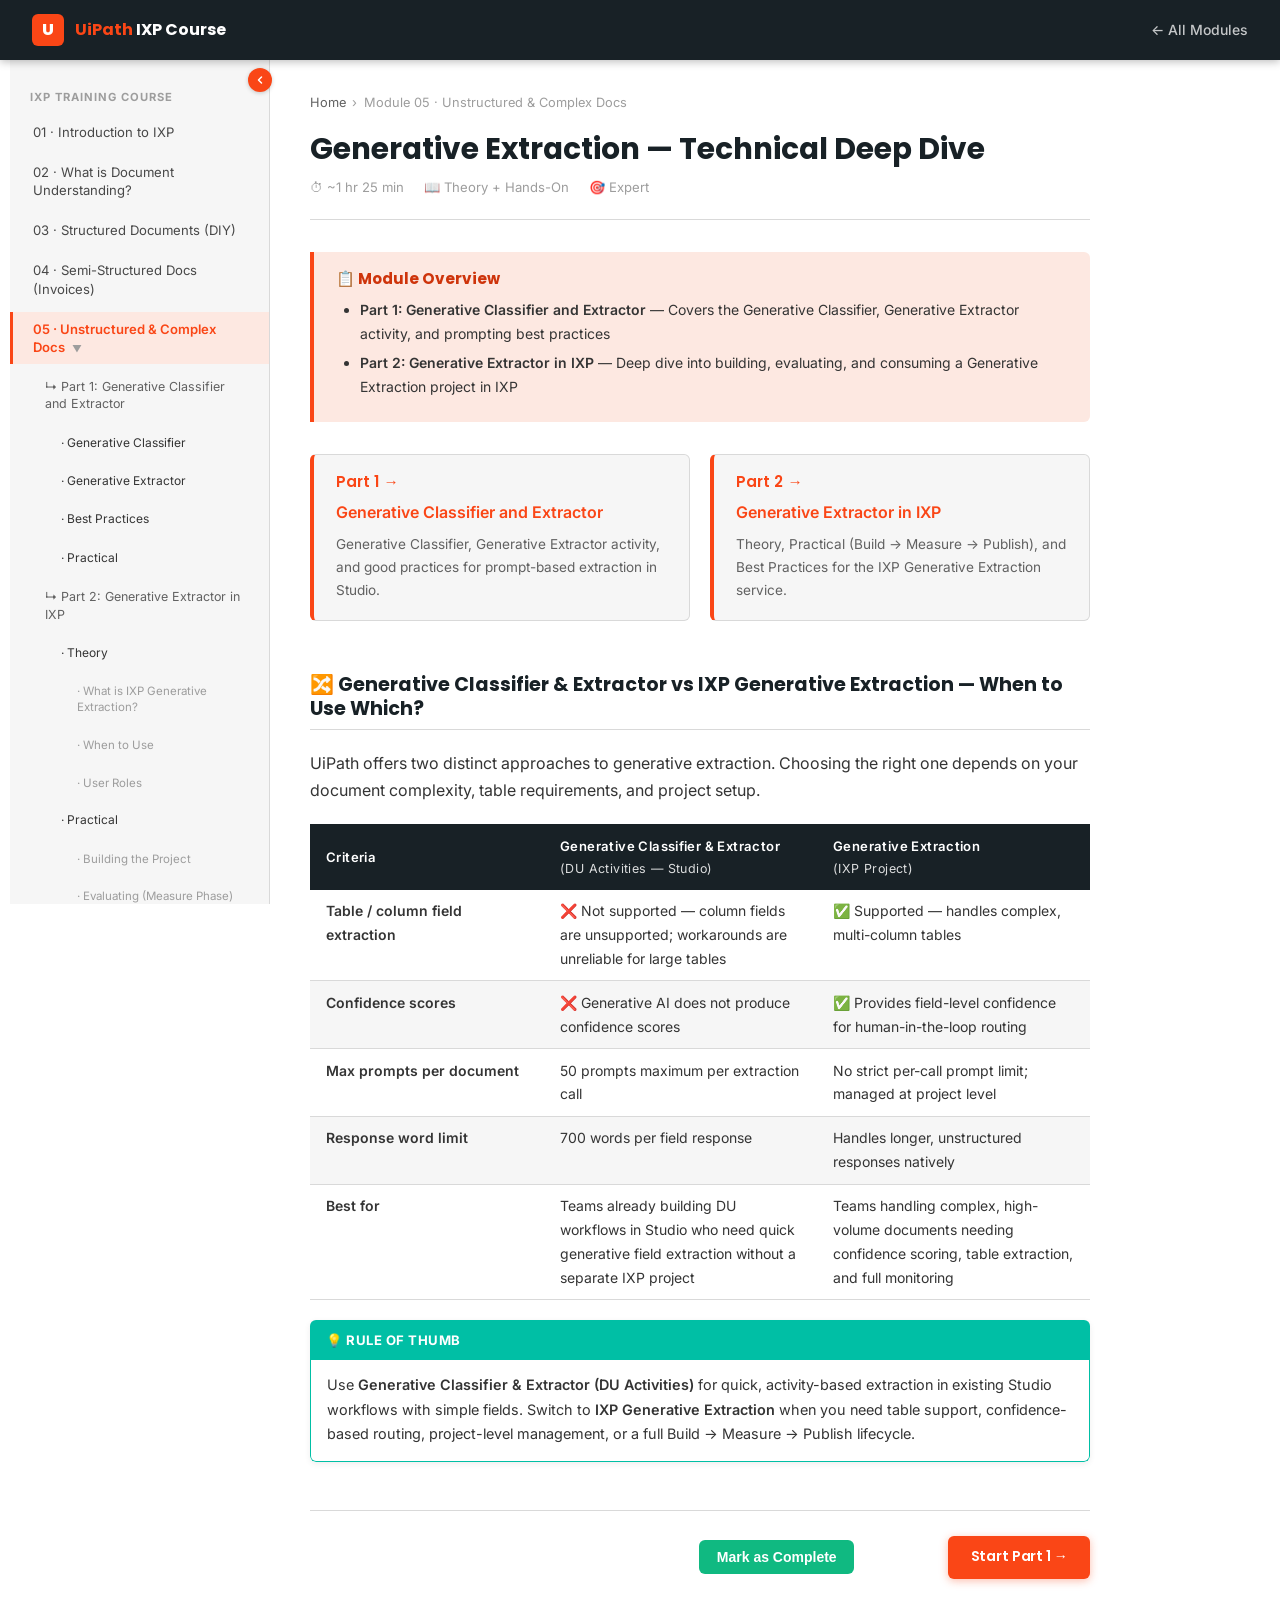
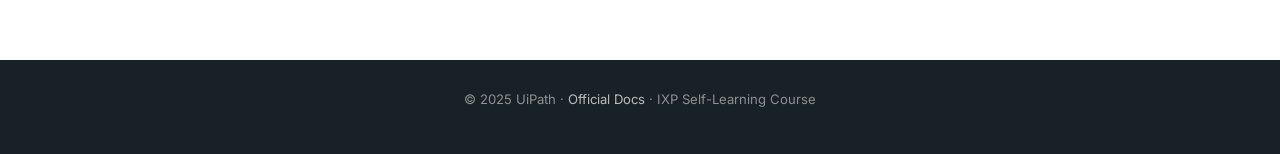
<file: modules/module-05-unstructured-complex.html>
﻿<!DOCTYPE html>
<html lang="en">
<head>
  <meta charset="UTF-8" />
  <meta name="viewport" content="width=device-width, initial-scale=1.0" />
  <title>Module 05 – Unstructured &amp; Complex Docs | UiPath Course</title>
  <link rel="stylesheet" href="../assets/css/main.css" />
  <link rel="stylesheet" href="../assets/css/course.css?v=2" />
</head>
<body>

<header class="site-header" role="banner">
  <a href="../index.html" class="logo" aria-label="IXP Course Home">
    <div class="logo-icon" aria-hidden="true">U</div>
    <span class="logo-text"><span>UiPath</span> IXP Course</span>
  </a>
  <nav aria-label="Site navigation"><a href="../index.html">← All Modules</a></nav>
</header>

<div class="course-layout">
  <aside class="course-sidebar" aria-label="Course navigation">
    <nav class="sidebar-nav" aria-label="Module list">
      <div class="sidebar-nav__title">IXP Training Course</div>
      <ul class="sidebar-nav__list">
        <li><a href="module-01-introduction.html" data-module="module-01">01 · Introduction to IXP</a></li>
        <li><a href="module-02-document-understanding.html" data-module="module-02">02 · What is Document Understanding?</a></li>
        <li><a href="module-03-structured-docs.html" data-module="module-03">03 · Structured Documents (DIY)</a></li>
        <li><a href="module-04-semistructured-docs.html" data-module="module-04">04 · Semi-Structured Docs (Invoices)</a></li>
        <li><a href="module-05-unstructured-complex.html" data-module="module-05" class="active">05 · Unstructured &amp; Complex Docs</a></li>
        <li><a href="module-05-part1.html" class="sidebar-nav__sub">↳ Part 1: Generative Classifier and Extractor</a></li>
        <li><a href="module-05-part1.html#l1-generative-classifier" class="sidebar-nav__subsub">· Generative Classifier</a></li>
        <li><a href="module-05-part1.html#l2-generative-extractor" class="sidebar-nav__subsub">· Generative Extractor</a></li>
        <li><a href="module-05-part1.html#l3-best-practices" class="sidebar-nav__subsub">· Best Practices</a></li>
        <li><a href="module-05-part1-practical.html" class="sidebar-nav__subsub">· Practical</a></li>
        <li><a href="module-05-part2.html" class="sidebar-nav__sub">↳ Part 2: Generative Extractor in IXP</a></li>
        <li><a href="module-05-part2.html#part2-theory" class="sidebar-nav__subsub">· Theory</a></li>
        <li><a href="module-05-part2.html#p2-what-is" class="sidebar-nav__subsubsub">· What is IXP Generative Extraction?</a></li>
        <li><a href="module-05-part2.html#p2-when-to-use" class="sidebar-nav__subsubsub">· When to Use</a></li>
        <li><a href="module-05-part2.html#p2-user-roles" class="sidebar-nav__subsubsub">· User Roles</a></li>
        <li><a href="module-05-part2-practical.html" class="sidebar-nav__subsub">· Practical</a></li>
        <li><a href="module-05-part2-practical.html#p2-building" class="sidebar-nav__subsubsub">· Building the Project</a></li>
        <li><a href="module-05-part2-practical.html#p2-evaluating" class="sidebar-nav__subsubsub">· Evaluating (Measure Phase)</a></li>
        <li><a href="module-05-part2-practical.html#p2-consuming" class="sidebar-nav__subsubsub">· Consuming in Studio</a></li>
        <li><a href="module-05-part2.html#part2-bestpractices" class="sidebar-nav__subsub">· Best Practices</a></li>
        <li><a href="module-05-part2.html#p2-prompting" class="sidebar-nav__subsubsub">· Prompting Best Practices</a></li>
        <li><a href="module-06-du-framework.html" data-module="module-06">06 · DU Framework</a></li>
        <li><a href="module-07-miscellaneous.html" data-module="module-07">07 · Important Topics</a></li>
      </ul>
    </nav>
    <div class="sidebar-progress">
      <div class="label">Overall Progress</div>
      <div class="progress-bar-wrap" style="margin-top:6px;" role="progressbar">
        <div class="progress-bar-fill" style="width:0%"></div>
      </div>
    </div>
  </aside>

  <main class="course-content" id="main-content">

    <nav class="breadcrumb" aria-label="Breadcrumb">
      <a href="../index.html">Home</a> <span aria-hidden="true">›</span> <span>Module 05 · Unstructured &amp; Complex Docs</span>
    </nav>
    <div class="page-header">
      <h1>Generative Extraction — Technical Deep Dive</h1>
      <div class="page-header__meta">
        <span>⏱ ~1 hr 25 min</span><span>📖 Theory + Hands-On</span><span>🎯 Expert</span>
      </div>
    </div>

    <div class="objectives-box">
      <h3>📋 Module Overview</h3>
      <ul>
        <li><strong>Part 1: Generative Classifier and Extractor</strong> — Covers the Generative Classifier, Generative Extractor activity, and prompting best practices</li>
        <li><strong>Part 2: Generative Extractor in IXP</strong> — Deep dive into building, evaluating, and consuming a Generative Extraction project in IXP</li>
      </ul>
    </div>

    <!-- Part cards -->
    <div style="display:grid;grid-template-columns:1fr 1fr;gap:1.25rem;margin:2rem 0;">
      <a href="module-05-part1.html" style="text-decoration:none;">
        <div class="info-card" style="border-left:4px solid var(--uipath-orange);cursor:pointer;transition:box-shadow .15s;" onmouseover="this.style.boxShadow='0 4px 12px rgba(0,0,0,.1)'" onmouseout="this.style.boxShadow=''">
          <h4 style="color:var(--uipath-orange);">Part 1 →</h4>
          <p style="font-weight:600;margin-bottom:.4rem;">Generative Classifier and Extractor</p>
          <p style="font-size:0.85rem;color:var(--gray-600);margin:0;">Generative Classifier, Generative Extractor activity, and good practices for prompt-based extraction in Studio.</p>
        </div>
      </a>
      <a href="module-05-part2.html" style="text-decoration:none;">
        <div class="info-card" style="border-left:4px solid var(--uipath-orange);cursor:pointer;transition:box-shadow .15s;" onmouseover="this.style.boxShadow='0 4px 12px rgba(0,0,0,.1)'" onmouseout="this.style.boxShadow=''">
          <h4 style="color:var(--uipath-orange);">Part 2 →</h4>
          <p style="font-weight:600;margin-bottom:.4rem;">Generative Extractor in IXP</p>
          <p style="font-size:0.85rem;color:var(--gray-600);margin:0;">Theory, Practical (Build → Measure → Publish), and Best Practices for the IXP Generative Extraction service.</p>
        </div>
      </a>
    </div>

    <!-- Comparison Table -->
    <div class="lesson" style="margin-top:2rem;">
      <h2 class="lesson-title">🔀 Generative Classifier &amp; Extractor vs IXP Generative Extraction — When to Use Which?</h2>
      <p>UiPath offers two distinct approaches to generative extraction. Choosing the right one depends on your document complexity, table requirements, and project setup.</p>

      <table class="comparison-table" style="margin:1.25rem 0;">
        <thead>
          <tr>
            <th style="width:30%;">Criteria</th>
            <th style="width:35%;">Generative Classifier &amp; Extractor<br><span style="font-weight:400;font-size:.78rem;opacity:.85;">(DU Activities — Studio)</span></th>
            <th style="width:35%;">Generative Extraction<br><span style="font-weight:400;font-size:.78rem;opacity:.85;">(IXP Project)</span></th>
          </tr>
        </thead>
        <tbody>
          <tr>
            <td><strong>Table / column field extraction</strong></td>
            <td>❌ Not supported — column fields are unsupported; workarounds are unreliable for large tables</td>
            <td>✅ Supported — handles complex, multi-column tables</td>
          </tr>
          <tr>
            <td><strong>Confidence scores</strong></td>
            <td>❌ Generative AI does not produce confidence scores</td>
            <td>✅ Provides field-level confidence for human-in-the-loop routing</td>
          </tr>
          <tr>
            <td><strong>Max prompts per document</strong></td>
            <td>50 prompts maximum per extraction call</td>
            <td>No strict per-call prompt limit; managed at project level</td>
          </tr>
          <tr>
            <td><strong>Response word limit</strong></td>
            <td>700 words per field response</td>
            <td>Handles longer, unstructured responses natively</td>
          </tr>
          <tr>
            <td><strong>Best for</strong></td>
            <td>Teams already building DU workflows in Studio who need quick generative field extraction without a separate IXP project</td>
            <td>Teams handling complex, high-volume documents needing confidence scoring, table extraction, and full monitoring</td>
          </tr>
        </tbody>
      </table>

      <div class="admonition admonition--tip">
        <div class="admonition-title">💡 Rule of Thumb</div>
        <div class="admonition-body">Use <strong>Generative Classifier &amp; Extractor (DU Activities)</strong> for quick, activity-based extraction in existing Studio workflows with simple fields. Switch to <strong>IXP Generative Extraction</strong> when you need table support, confidence-based routing, project-level management, or a full Build → Measure → Publish lifecycle.</div>
      </div>
    </div>

    <nav class="module-nav" aria-label="Module navigation">
      <a href="module-04-semistructured-docs.html" class="btn btn-outline">← Previous: Semi-Structured Docs</a>
      <div class="module-nav__complete">
        <button id="mark-complete-btn" class="mark-complete-btn">Mark as Complete</button>
      </div>
      <a href="module-05-part1.html" class="btn btn-primary">Start Part 1 →</a>
    </nav>

  </main>
</div>

<footer class="site-footer" role="contentinfo">
  <p>© 2025 UiPath · <a href="https://docs.uipath.com/document-understanding" target="_blank" rel="noopener">Official Docs</a> · IXP Self-Learning Course</p>
</footer>

<script src="../assets/js/progress.js?v=2"></script>
<script src="../assets/js/nav.js?v=4"></script>
<script>initModulePage('module-05');</script>
</body>
</html>
</file>
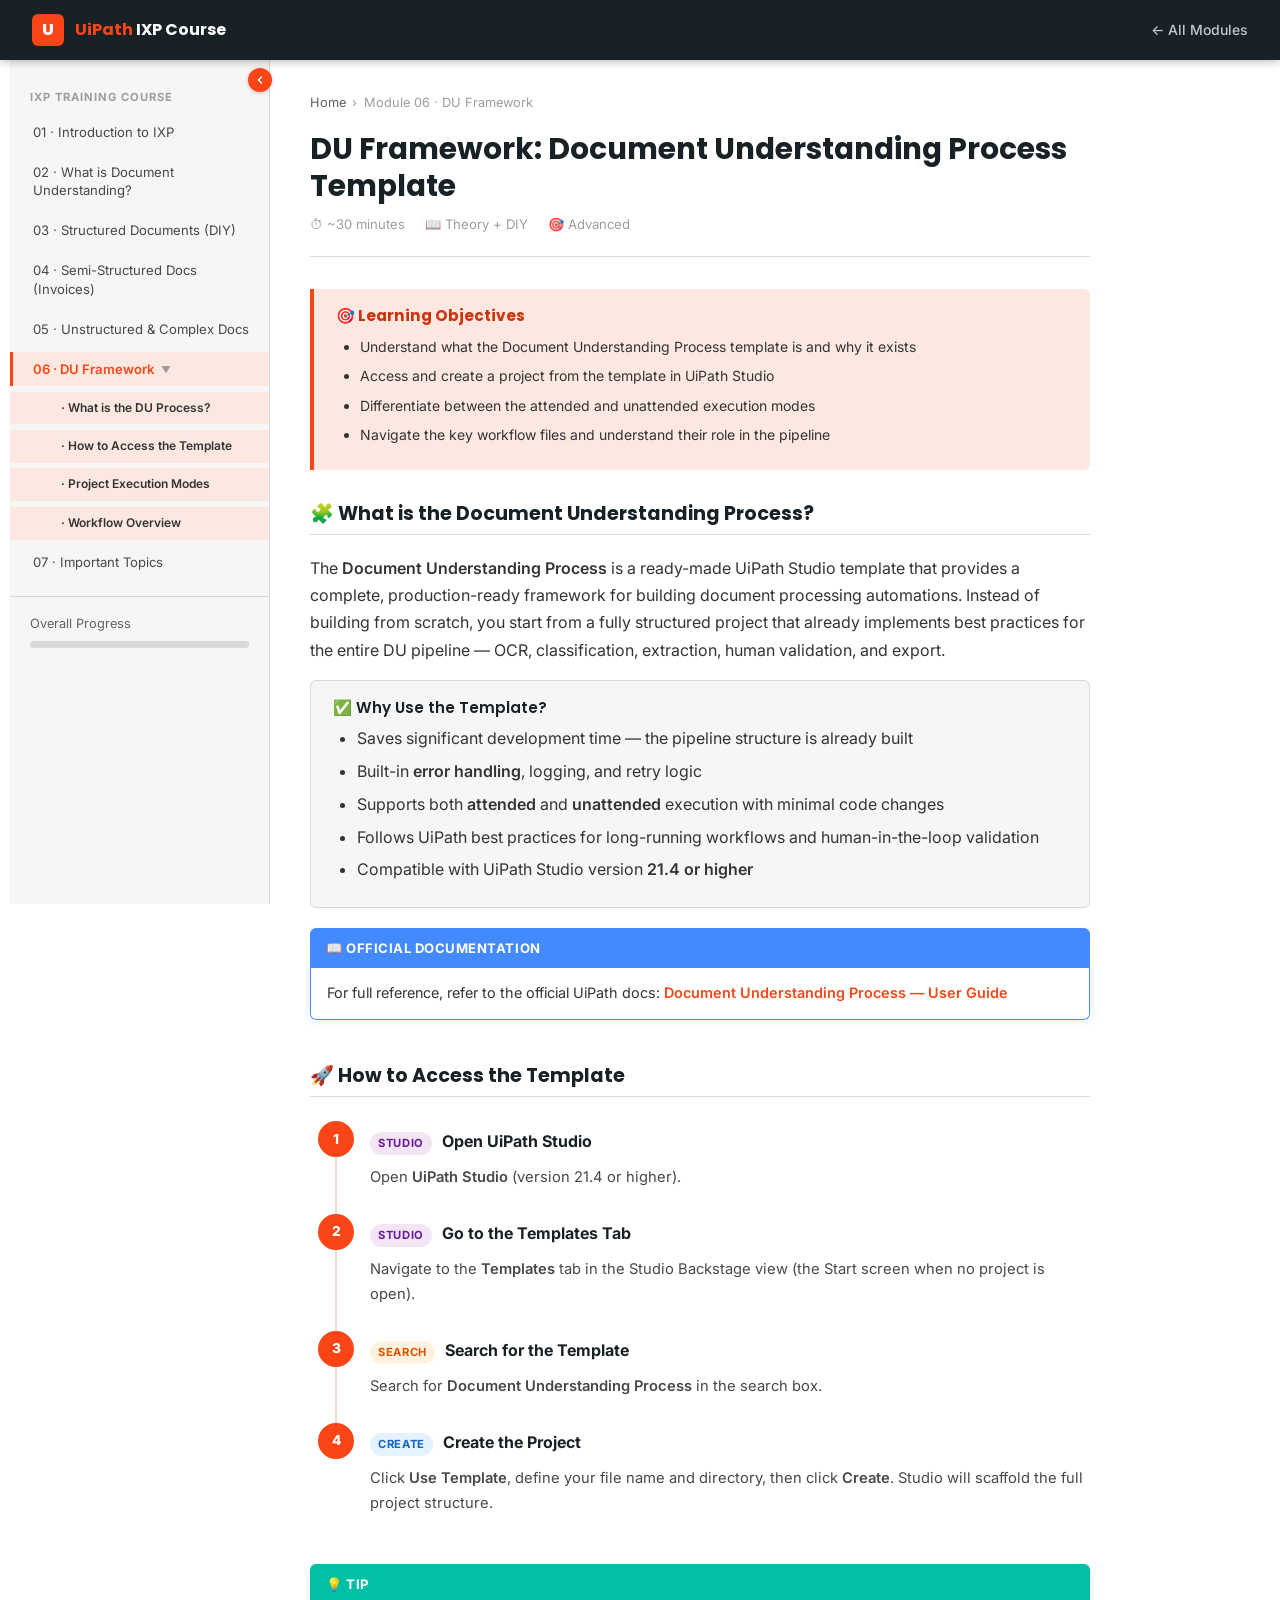
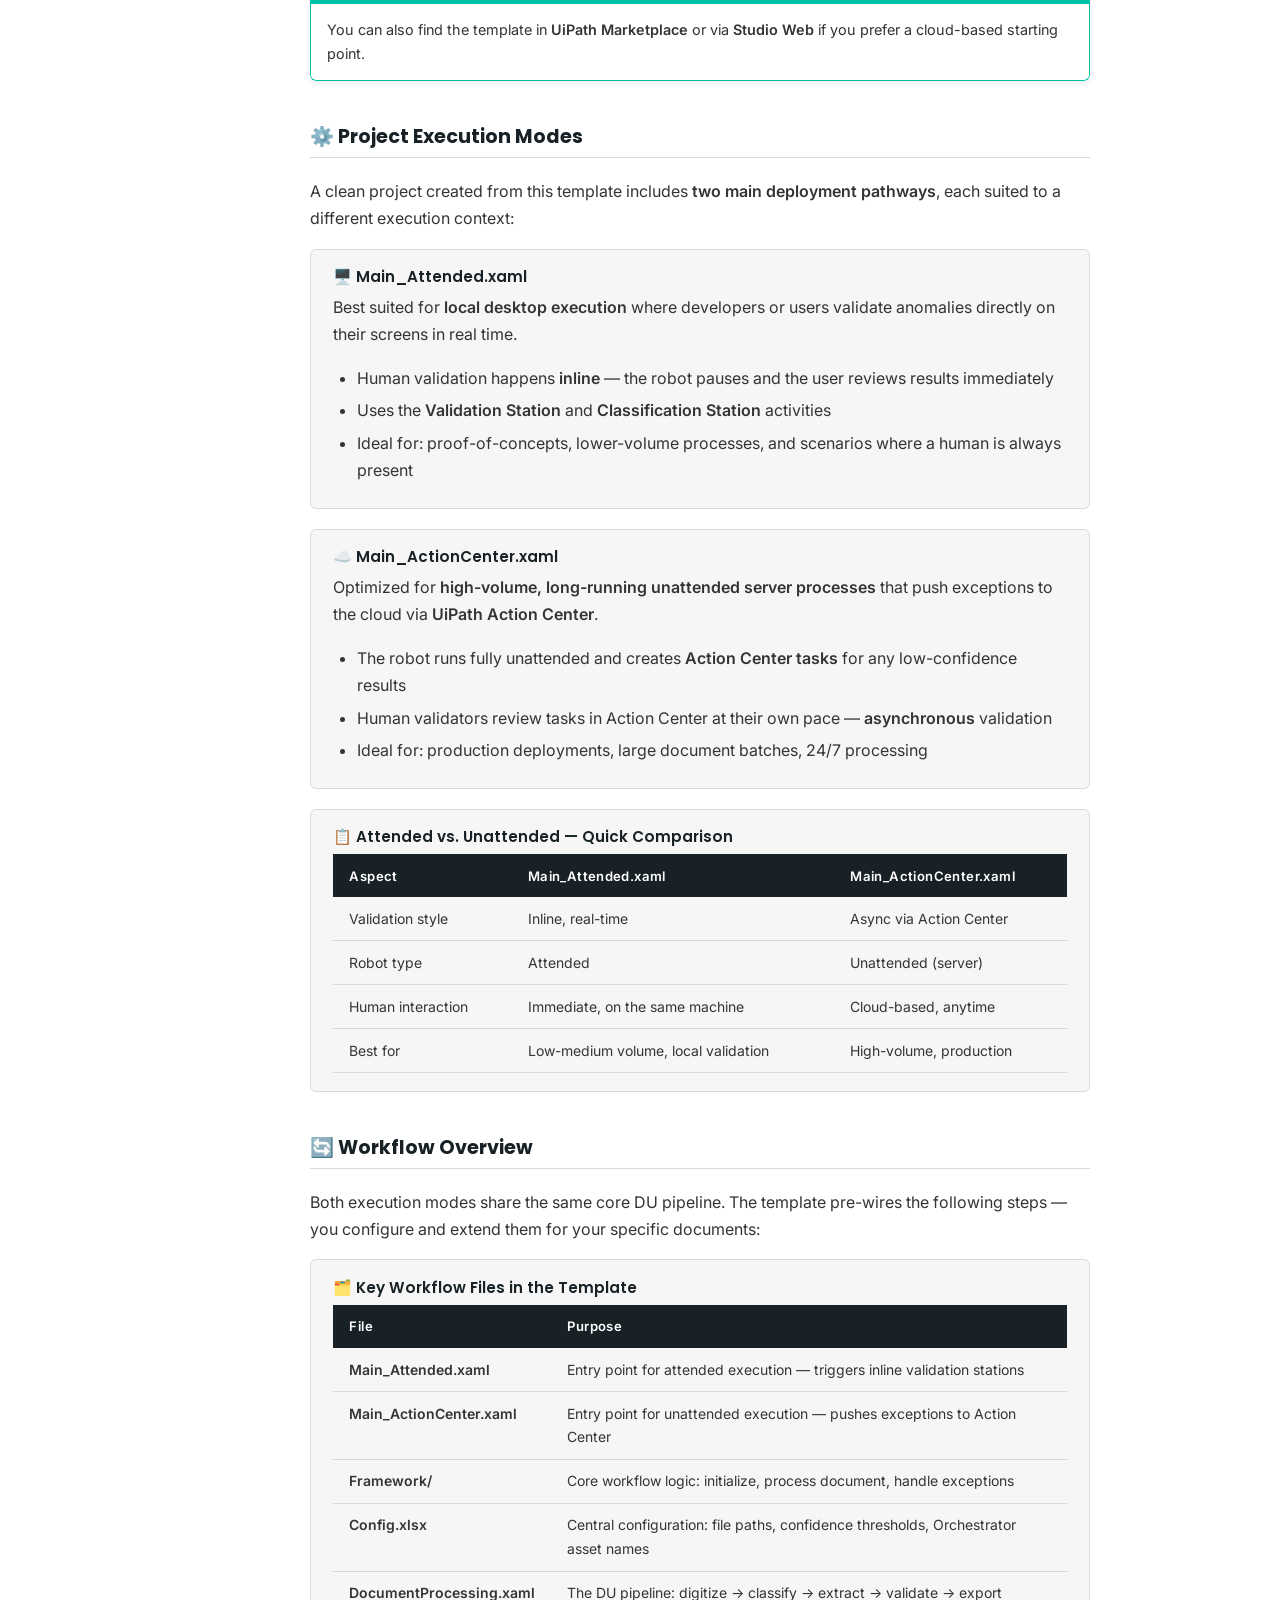
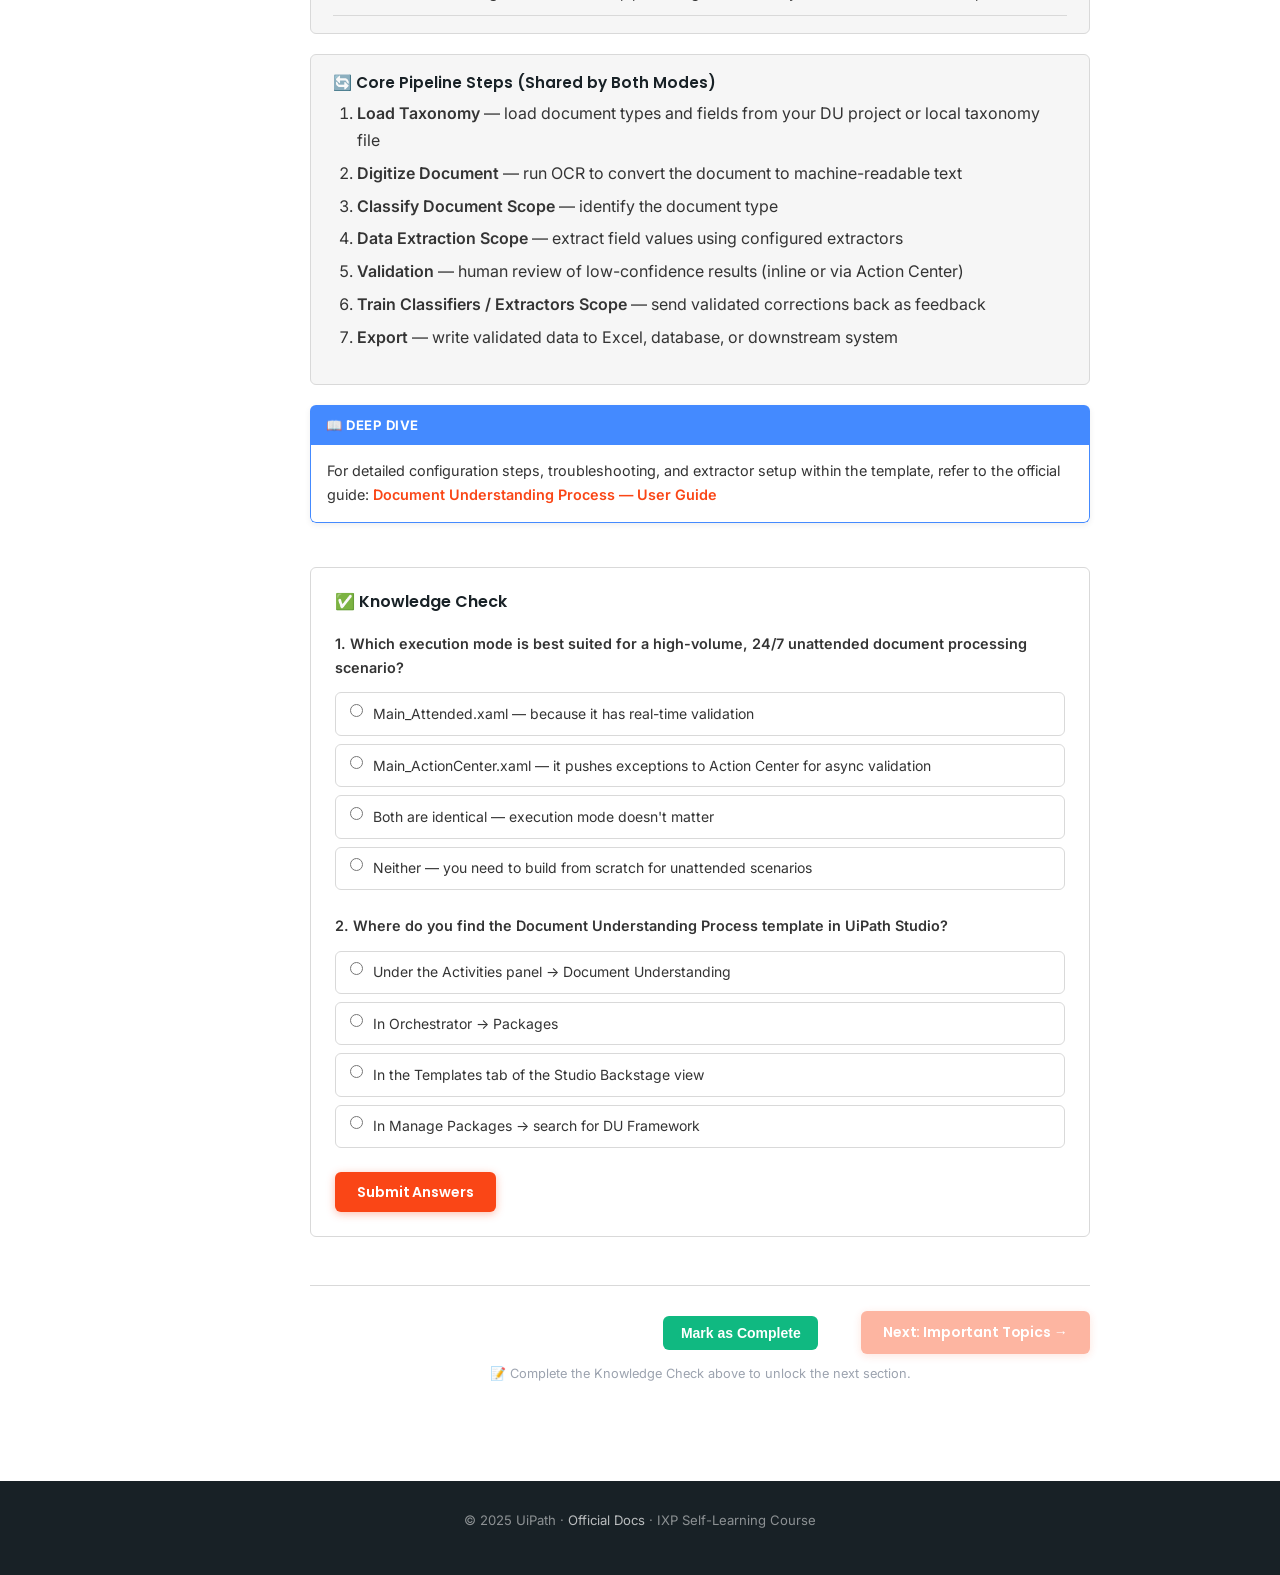
<file: modules/module-06-du-framework.html>
﻿<!DOCTYPE html>
<html lang="en">
<head>
  <meta charset="UTF-8" />
  <meta name="viewport" content="width=device-width, initial-scale=1.0" />
  <title>Module 06 – DU Framework | UiPath Course</title>
  <link rel="stylesheet" href="../assets/css/main.css" />
  <link rel="stylesheet" href="../assets/css/course.css?v=2" />
</head>
<body>

<header class="site-header" role="banner">
  <a href="../index.html" class="logo" aria-label="IXP Course Home">
    <div class="logo-icon" aria-hidden="true">U</div>
    <span class="logo-text"><span>UiPath</span> IXP Course</span>
  </a>
  <nav aria-label="Site navigation"><a href="../index.html">← All Modules</a></nav>
</header>

<div class="course-layout">
  <aside class="course-sidebar" aria-label="Course navigation">
    <nav class="sidebar-nav" aria-label="Module list">
      <div class="sidebar-nav__title">IXP Training Course</div>
      <ul class="sidebar-nav__list">
        <li><a href="module-01-introduction.html" data-module="module-01">01 · Introduction to IXP</a></li>
        <li><a href="module-02-document-understanding.html" data-module="module-02">02 · What is Document Understanding?</a></li>
        <li><a href="module-03-structured-docs.html" data-module="module-03">03 · Structured Documents (DIY)</a></li>
        <li><a href="module-04-semistructured-docs.html" data-module="module-04">04 · Semi-Structured Docs (Invoices)</a></li>
        <li><a href="module-05-unstructured-complex.html" data-module="module-05">05 · Unstructured &amp; Complex Docs</a></li>
        <li><a href="module-06-du-framework.html" data-module="module-06" class="active">06 · DU Framework</a></li>
        <li><a href="module-06-du-framework.html#l1-what-is" class="sidebar-nav__subsub">· What is the DU Process?</a></li>
        <li><a href="module-06-du-framework.html#l2-access" class="sidebar-nav__subsub">· How to Access the Template</a></li>
        <li><a href="module-06-du-framework.html#l3-execution-modes" class="sidebar-nav__subsub">· Project Execution Modes</a></li>
        <li><a href="module-06-du-framework.html#l4-workflow" class="sidebar-nav__subsub">· Workflow Overview</a></li>
        <li><a href="module-07-miscellaneous.html" data-module="module-07">07 · Important Topics</a></li>
      </ul>
    </nav>
    <div class="sidebar-progress">
      <div class="label">Overall Progress</div>
      <div class="progress-bar-wrap" style="margin-top:6px;" role="progressbar">
        <div class="progress-bar-fill" style="width:0%"></div>
      </div>
    </div>
  </aside>

  <main class="course-content" id="main-content">

    <nav class="breadcrumb" aria-label="Breadcrumb">
      <a href="../index.html">Home</a> <span aria-hidden="true">›</span> <span>Module 06 · DU Framework</span>
    </nav>
    <div class="page-header">
      <h1>DU Framework: Document Understanding Process Template</h1>
      <div class="page-header__meta">
        <span>⏱ ~30 minutes</span><span>📖 Theory + DIY</span><span>🎯 Advanced</span>
      </div>
    </div>

    <div class="objectives-box">
      <h3>🎯 Learning Objectives</h3>
      <ul>
        <li>Understand what the Document Understanding Process template is and why it exists</li>
        <li>Access and create a project from the template in UiPath Studio</li>
        <li>Differentiate between the attended and unattended execution modes</li>
        <li>Navigate the key workflow files and understand their role in the pipeline</li>
      </ul>
    </div>

    <!-- Lesson 1 -->
    <section class="lesson">
      <h2 class="lesson-title" id="l1-what-is">🧩 What is the Document Understanding Process?</h2>

      <p>The <strong>Document Understanding Process</strong> is a ready-made UiPath Studio template that provides a complete, production-ready framework for building document processing automations. Instead of building from scratch, you start from a fully structured project that already implements best practices for the entire DU pipeline — OCR, classification, extraction, human validation, and export.</p>

      <div class="info-card">
        <h4>✅ Why Use the Template?</h4>
        <ul>
          <li>Saves significant development time — the pipeline structure is already built</li>
          <li>Built-in <strong>error handling</strong>, logging, and retry logic</li>
          <li>Supports both <strong>attended</strong> and <strong>unattended</strong> execution with minimal code changes</li>
          <li>Follows UiPath best practices for long-running workflows and human-in-the-loop validation</li>
          <li>Compatible with UiPath Studio version <strong>21.4 or higher</strong></li>
        </ul>
      </div>

      <div class="admonition admonition--note">
        <div class="admonition-title">📖 Official Documentation</div>
        <div class="admonition-body">For full reference, refer to the official UiPath docs: <a href="https://docs.uipath.com/document-understanding/automation-cloud/latest/classic-user-guide/du-process" target="_blank" rel="noopener"><strong>Document Understanding Process — User Guide</strong></a></div>
      </div>
    </section>

    <!-- Lesson 2 -->
    <section class="lesson">
      <h2 class="lesson-title" id="l2-access">🚀 How to Access the Template</h2>

      <style>
        .walkthrough { display: flex; flex-direction: column; gap: 0; margin: 1.5rem 0; }
        .walkthrough-step { display: flex; gap: 0; }
        .walkthrough-step__spine { display: flex; flex-direction: column; align-items: center; flex-shrink: 0; width: 52px; }
        .walkthrough-step__badge { background: var(--uipath-orange); color: #fff; border-radius: 50%; width: 36px; height: 36px; display: flex; align-items: center; justify-content: center; font-weight: 800; font-size: 0.85rem; flex-shrink: 0; z-index: 1; }
        .walkthrough-step__line { width: 2px; background: #f3d9d1; flex: 1; min-height: 16px; }
        .walkthrough-step:last-child .walkthrough-step__line { display: none; }
        .walkthrough-step__body { flex: 1; padding: 0 0 1.5rem 0.5rem; }
        .walkthrough-step__title { font-size: 1rem; font-weight: 700; color: var(--uipath-dark); margin: 0.4rem 0 0.6rem; }
        .walkthrough-step__tag { display: inline-block; font-size: 0.7rem; font-weight: 700; text-transform: uppercase; letter-spacing: .06em; padding: 2px 8px; border-radius: 20px; margin-right: 6px; }
        .walkthrough-step__tag--setup { background: #fff3e0; color: #e65100; }
        .walkthrough-step__tag--config { background: #e3f2fd; color: #1565c0; }
        .walkthrough-step__tag--studio { background: #f3e5f5; color: #6a1b9a; }
      </style>

      <div class="walkthrough">

        <div class="walkthrough-step">
          <div class="walkthrough-step__spine">
            <div class="walkthrough-step__badge">1</div>
            <div class="walkthrough-step__line"></div>
          </div>
          <div class="walkthrough-step__body">
            <div class="walkthrough-step__title"><span class="walkthrough-step__tag walkthrough-step__tag--studio">Studio</span> Open UiPath Studio</div>
            <p style="margin:0;font-size:0.92rem;color:var(--gray-700);">Open <strong>UiPath Studio</strong> (version 21.4 or higher).</p>
          </div>
        </div>

        <div class="walkthrough-step">
          <div class="walkthrough-step__spine">
            <div class="walkthrough-step__badge">2</div>
            <div class="walkthrough-step__line"></div>
          </div>
          <div class="walkthrough-step__body">
            <div class="walkthrough-step__title"><span class="walkthrough-step__tag walkthrough-step__tag--studio">Studio</span> Go to the Templates Tab</div>
            <p style="margin:0;font-size:0.92rem;color:var(--gray-700);">Navigate to the <strong>Templates</strong> tab in the Studio Backstage view (the Start screen when no project is open).</p>
          </div>
        </div>

        <div class="walkthrough-step">
          <div class="walkthrough-step__spine">
            <div class="walkthrough-step__badge">3</div>
            <div class="walkthrough-step__line"></div>
          </div>
          <div class="walkthrough-step__body">
            <div class="walkthrough-step__title"><span class="walkthrough-step__tag walkthrough-step__tag--setup">Search</span> Search for the Template</div>
            <p style="margin:0;font-size:0.92rem;color:var(--gray-700);">Search for <strong>Document Understanding Process</strong> in the search box.</p>
          </div>
        </div>

        <div class="walkthrough-step">
          <div class="walkthrough-step__spine">
            <div class="walkthrough-step__badge">4</div>
            <div class="walkthrough-step__line"></div>
          </div>
          <div class="walkthrough-step__body">
            <div class="walkthrough-step__title"><span class="walkthrough-step__tag walkthrough-step__tag--config">Create</span> Create the Project</div>
            <p style="margin:0;font-size:0.92rem;color:var(--gray-700);">Click <strong>Use Template</strong>, define your file name and directory, then click <strong>Create</strong>. Studio will scaffold the full project structure.</p>
          </div>
        </div>

      </div>

      <div class="admonition admonition--tip">
        <div class="admonition-title">💡 Tip</div>
        <div class="admonition-body">You can also find the template in <strong>UiPath Marketplace</strong> or via <strong>Studio Web</strong> if you prefer a cloud-based starting point.</div>
      </div>
    </section>

    <!-- Lesson 3 -->
    <section class="lesson">
      <h2 class="lesson-title" id="l3-execution-modes">⚙️ Project Execution Modes</h2>

      <p>A clean project created from this template includes <strong>two main deployment pathways</strong>, each suited to a different execution context:</p>

      <div class="info-card">
        <h4>🖥️ Main_Attended.xaml</h4>
        <p>Best suited for <strong>local desktop execution</strong> where developers or users validate anomalies directly on their screens in real time.</p>
        <ul>
          <li>Human validation happens <strong>inline</strong> — the robot pauses and the user reviews results immediately</li>
          <li>Uses the <strong>Validation Station</strong> and <strong>Classification Station</strong> activities</li>
          <li>Ideal for: proof-of-concepts, lower-volume processes, and scenarios where a human is always present</li>
        </ul>
      </div>

      <div class="info-card">
        <h4>☁️ Main_ActionCenter.xaml</h4>
        <p>Optimized for <strong>high-volume, long-running unattended server processes</strong> that push exceptions to the cloud via <strong>UiPath Action Center</strong>.</p>
        <ul>
          <li>The robot runs fully unattended and creates <strong>Action Center tasks</strong> for any low-confidence results</li>
          <li>Human validators review tasks in Action Center at their own pace — <strong>asynchronous</strong> validation</li>
          <li>Ideal for: production deployments, large document batches, 24/7 processing</li>
        </ul>
      </div>

      <div class="info-card">
        <h4>📋 Attended vs. Unattended — Quick Comparison</h4>
        <table class="comparison-table" style="margin:0">
          <thead><tr><th>Aspect</th><th>Main_Attended.xaml</th><th>Main_ActionCenter.xaml</th></tr></thead>
          <tbody>
            <tr><td>Validation style</td><td>Inline, real-time</td><td>Async via Action Center</td></tr>
            <tr><td>Robot type</td><td>Attended</td><td>Unattended (server)</td></tr>
            <tr><td>Human interaction</td><td>Immediate, on the same machine</td><td>Cloud-based, anytime</td></tr>
            <tr><td>Best for</td><td>Low-medium volume, local validation</td><td>High-volume, production</td></tr>
          </tbody>
        </table>
      </div>
    </section>

    <!-- Lesson 4 -->
    <section class="lesson">
      <h2 class="lesson-title" id="l4-workflow">🔄 Workflow Overview</h2>

      <p>Both execution modes share the same core DU pipeline. The template pre-wires the following steps — you configure and extend them for your specific documents:</p>

      <div class="info-card">
        <h4>🗂️ Key Workflow Files in the Template</h4>
        <table class="comparison-table" style="margin:0">
          <thead><tr><th>File</th><th>Purpose</th></tr></thead>
          <tbody>
            <tr><td><strong>Main_Attended.xaml</strong></td><td>Entry point for attended execution — triggers inline validation stations</td></tr>
            <tr><td><strong>Main_ActionCenter.xaml</strong></td><td>Entry point for unattended execution — pushes exceptions to Action Center</td></tr>
            <tr><td><strong>Framework/</strong></td><td>Core workflow logic: initialize, process document, handle exceptions</td></tr>
            <tr><td><strong>Config.xlsx</strong></td><td>Central configuration: file paths, confidence thresholds, Orchestrator asset names</td></tr>
            <tr><td><strong>DocumentProcessing.xaml</strong></td><td>The DU pipeline: digitize → classify → extract → validate → export</td></tr>
          </tbody>
        </table>
      </div>

      <div class="info-card">
        <h4>🔄 Core Pipeline Steps (Shared by Both Modes)</h4>
        <ol>
          <li><strong>Load Taxonomy</strong> — load document types and fields from your DU project or local taxonomy file</li>
          <li><strong>Digitize Document</strong> — run OCR to convert the document to machine-readable text</li>
          <li><strong>Classify Document Scope</strong> — identify the document type</li>
          <li><strong>Data Extraction Scope</strong> — extract field values using configured extractors</li>
          <li><strong>Validation</strong> — human review of low-confidence results (inline or via Action Center)</li>
          <li><strong>Train Classifiers / Extractors Scope</strong> — send validated corrections back as feedback</li>
          <li><strong>Export</strong> — write validated data to Excel, database, or downstream system</li>
        </ol>
      </div>

      <div class="admonition admonition--note">
        <div class="admonition-title">📖 Deep Dive</div>
        <div class="admonition-body">For detailed configuration steps, troubleshooting, and extractor setup within the template, refer to the official guide: <a href="https://docs.uipath.com/document-understanding/automation-cloud/latest/classic-user-guide/du-process" target="_blank" rel="noopener"><strong>Document Understanding Process — User Guide</strong></a></div>
      </div>
    </section>

    <!-- Knowledge Check -->
    <section class="quiz-section" id="quiz-06">
      <h3>✅ Knowledge Check</h3>

      <div class="quiz-question" data-correct="b" data-explanation="Main_ActionCenter.xaml is designed for high-volume unattended server processes — it pushes low-confidence documents to Action Center for asynchronous human review rather than pausing inline.">
        <p>1. Which execution mode is best suited for a high-volume, 24/7 unattended document processing scenario?</p>
        <ul class="quiz-options">
          <li><label data-value="a"><input type="radio" name="q1" value="a" /> Main_Attended.xaml — because it has real-time validation</label></li>
          <li><label data-value="b"><input type="radio" name="q1" value="b" /> Main_ActionCenter.xaml — it pushes exceptions to Action Center for async validation</label></li>
          <li><label data-value="c"><input type="radio" name="q1" value="c" /> Both are identical — execution mode doesn't matter</label></li>
          <li><label data-value="d"><input type="radio" name="q1" value="d" /> Neither — you need to build from scratch for unattended scenarios</label></li>
        </ul>
        <div class="quiz-feedback"></div>
      </div>

      <div class="quiz-question" data-correct="c" data-explanation="The template is found in the Templates tab in UiPath Studio's Backstage view. Search for 'Document Understanding Process', click Use Template, then define a name and directory before clicking Create.">
        <p>2. Where do you find the Document Understanding Process template in UiPath Studio?</p>
        <ul class="quiz-options">
          <li><label data-value="a"><input type="radio" name="q2" value="a" /> Under the Activities panel → Document Understanding</label></li>
          <li><label data-value="b"><input type="radio" name="q2" value="b" /> In Orchestrator → Packages</label></li>
          <li><label data-value="c"><input type="radio" name="q2" value="c" /> In the Templates tab of the Studio Backstage view</label></li>
          <li><label data-value="d"><input type="radio" name="q2" value="d" /> In Manage Packages → search for DU Framework</label></li>
        </ul>
        <div class="quiz-feedback"></div>
      </div>

      <button class="btn btn-primary quiz-submit-btn">Submit Answers</button>
      <div class="quiz-result" role="status"></div>
    </section>

    <nav class="module-nav" aria-label="Module navigation">
      <a href="module-05-unstructured-complex.html" class="btn btn-outline">← Previous: Unstructured &amp; Complex</a>
      <div class="module-nav__complete">
        <button id="mark-complete-btn" class="mark-complete-btn">Mark as Complete</button>
      </div>
      <a href="module-07-miscellaneous.html" class="btn btn-primary">Next: Important Topics →</a>
    </nav>

  </main>
</div>

<footer class="site-footer" role="contentinfo">
  <p>© 2025 UiPath · <a href="https://docs.uipath.com/document-understanding" target="_blank" rel="noopener">Official Docs</a> · IXP Self-Learning Course</p>
</footer>

<script src="../assets/js/progress.js?v=2"></script>
<script src="../assets/js/nav.js?v=4"></script>
<script>initModulePage('module-06');</script>
</body>
</html>
</file>
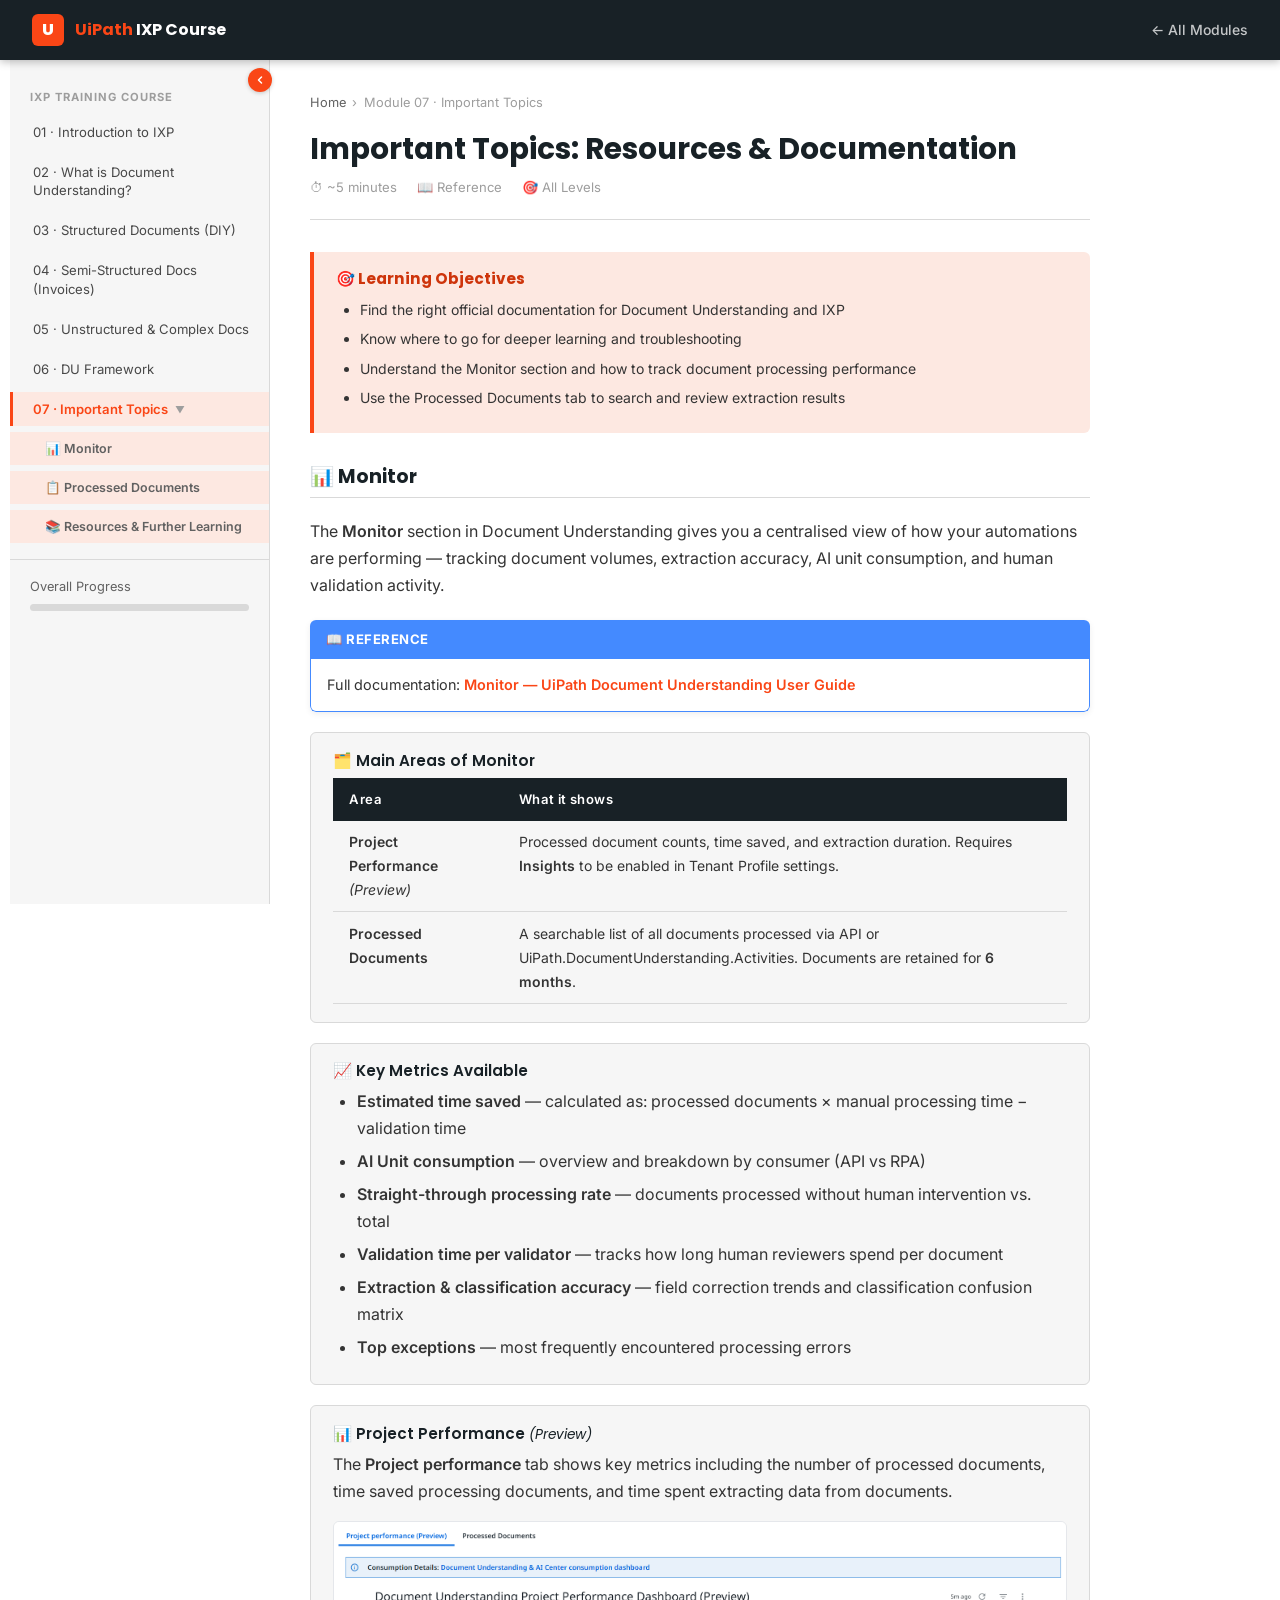
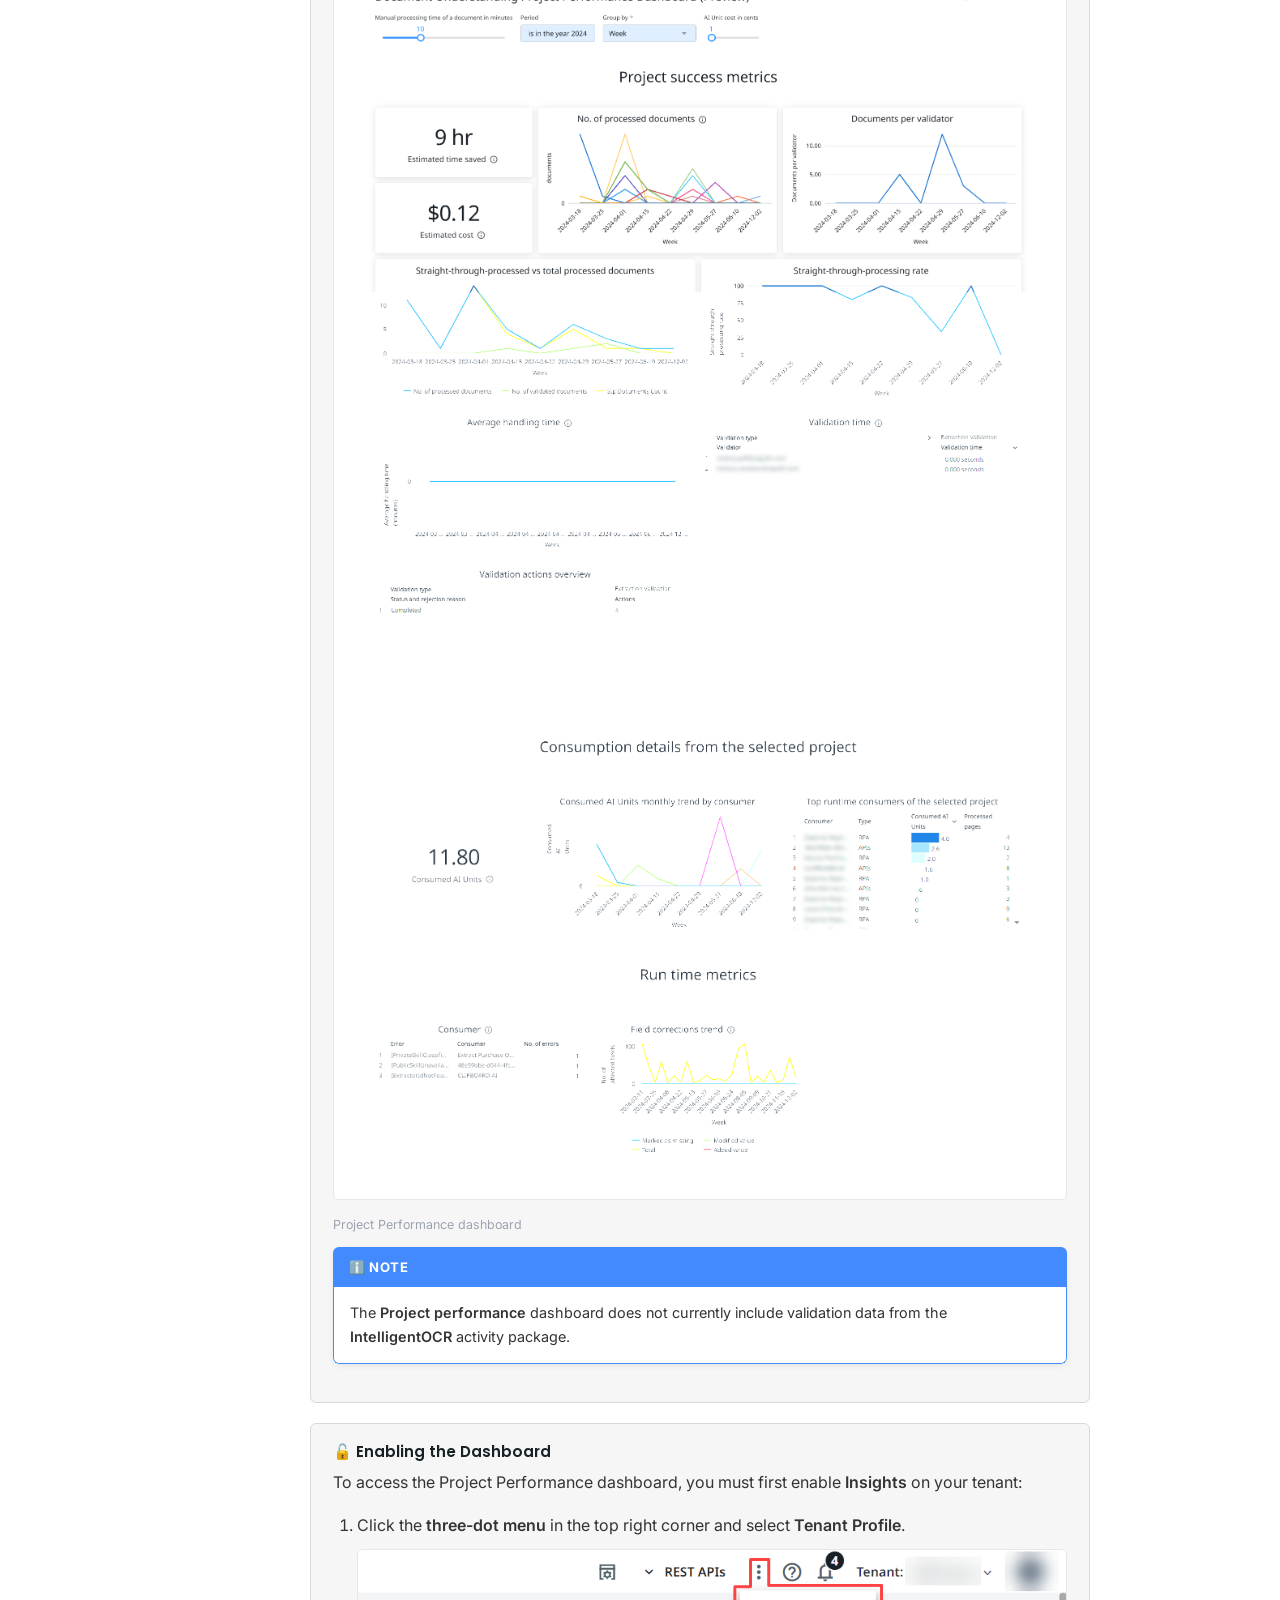
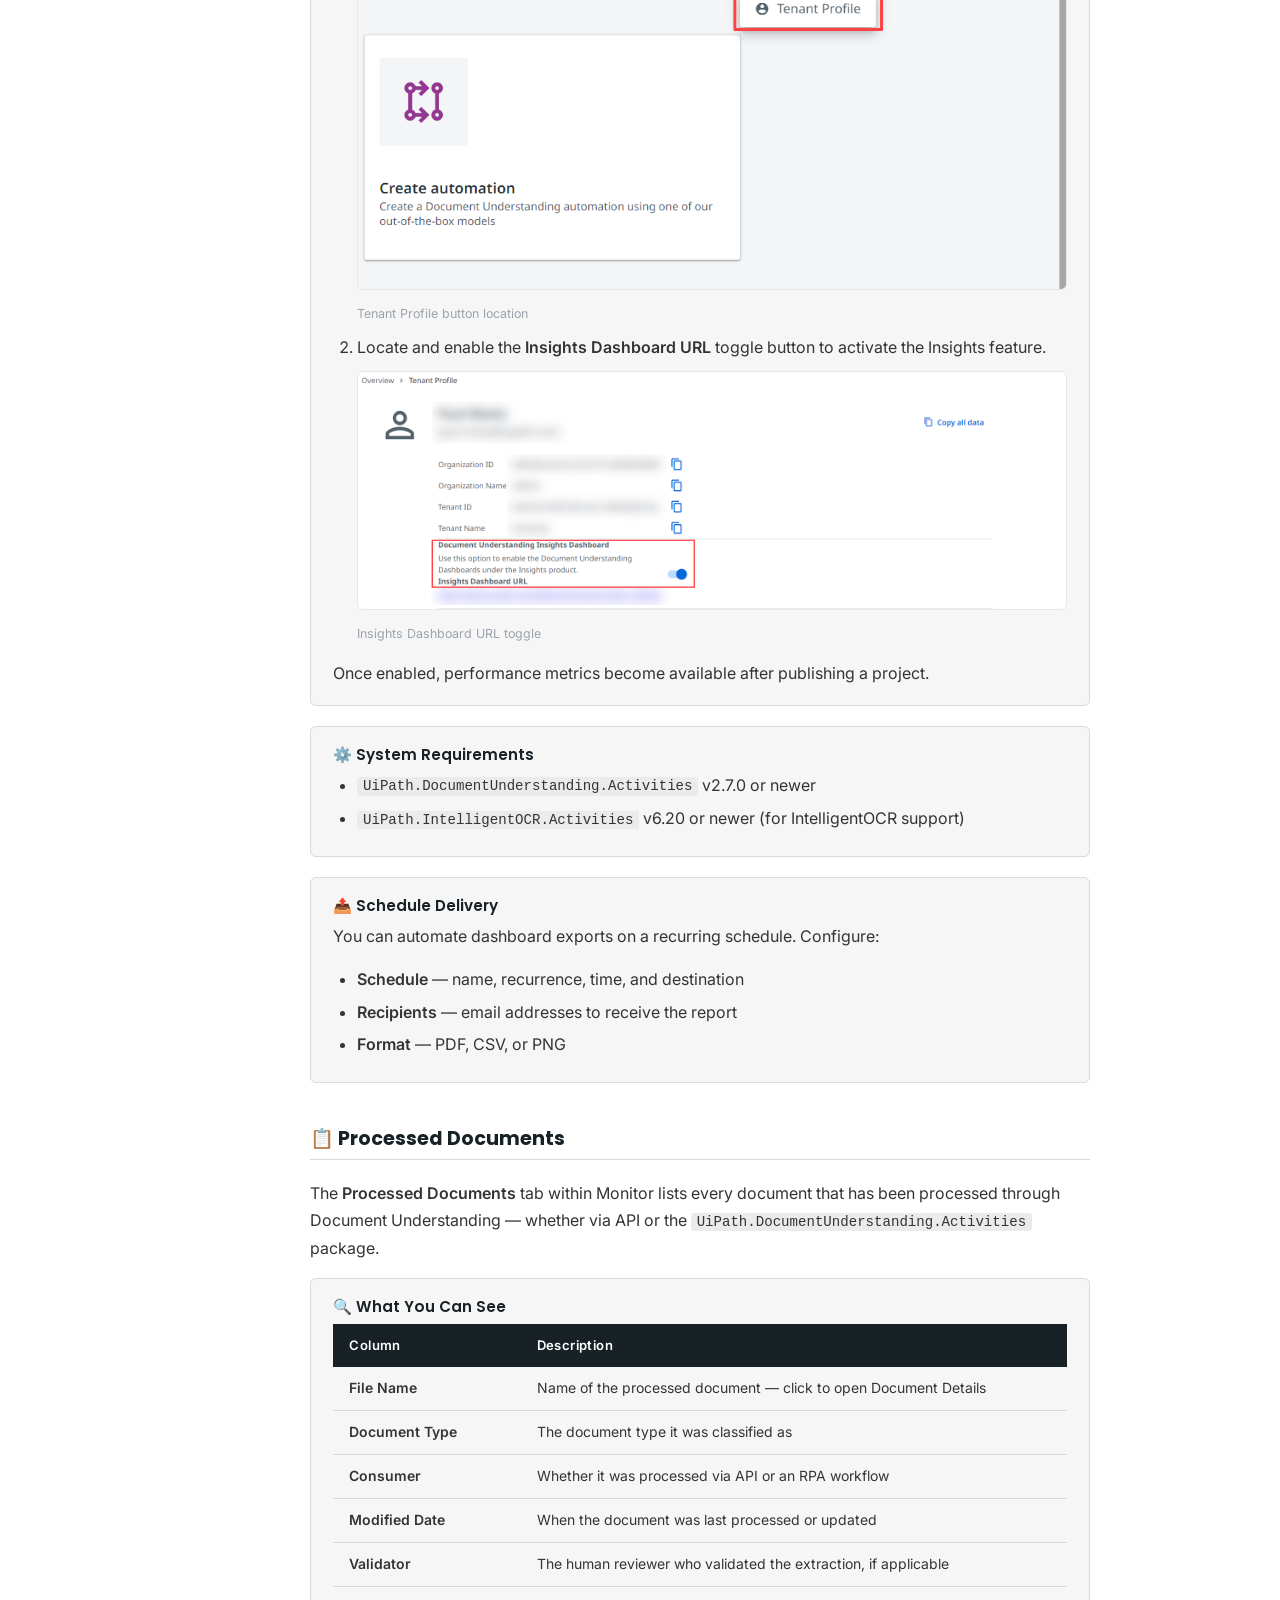
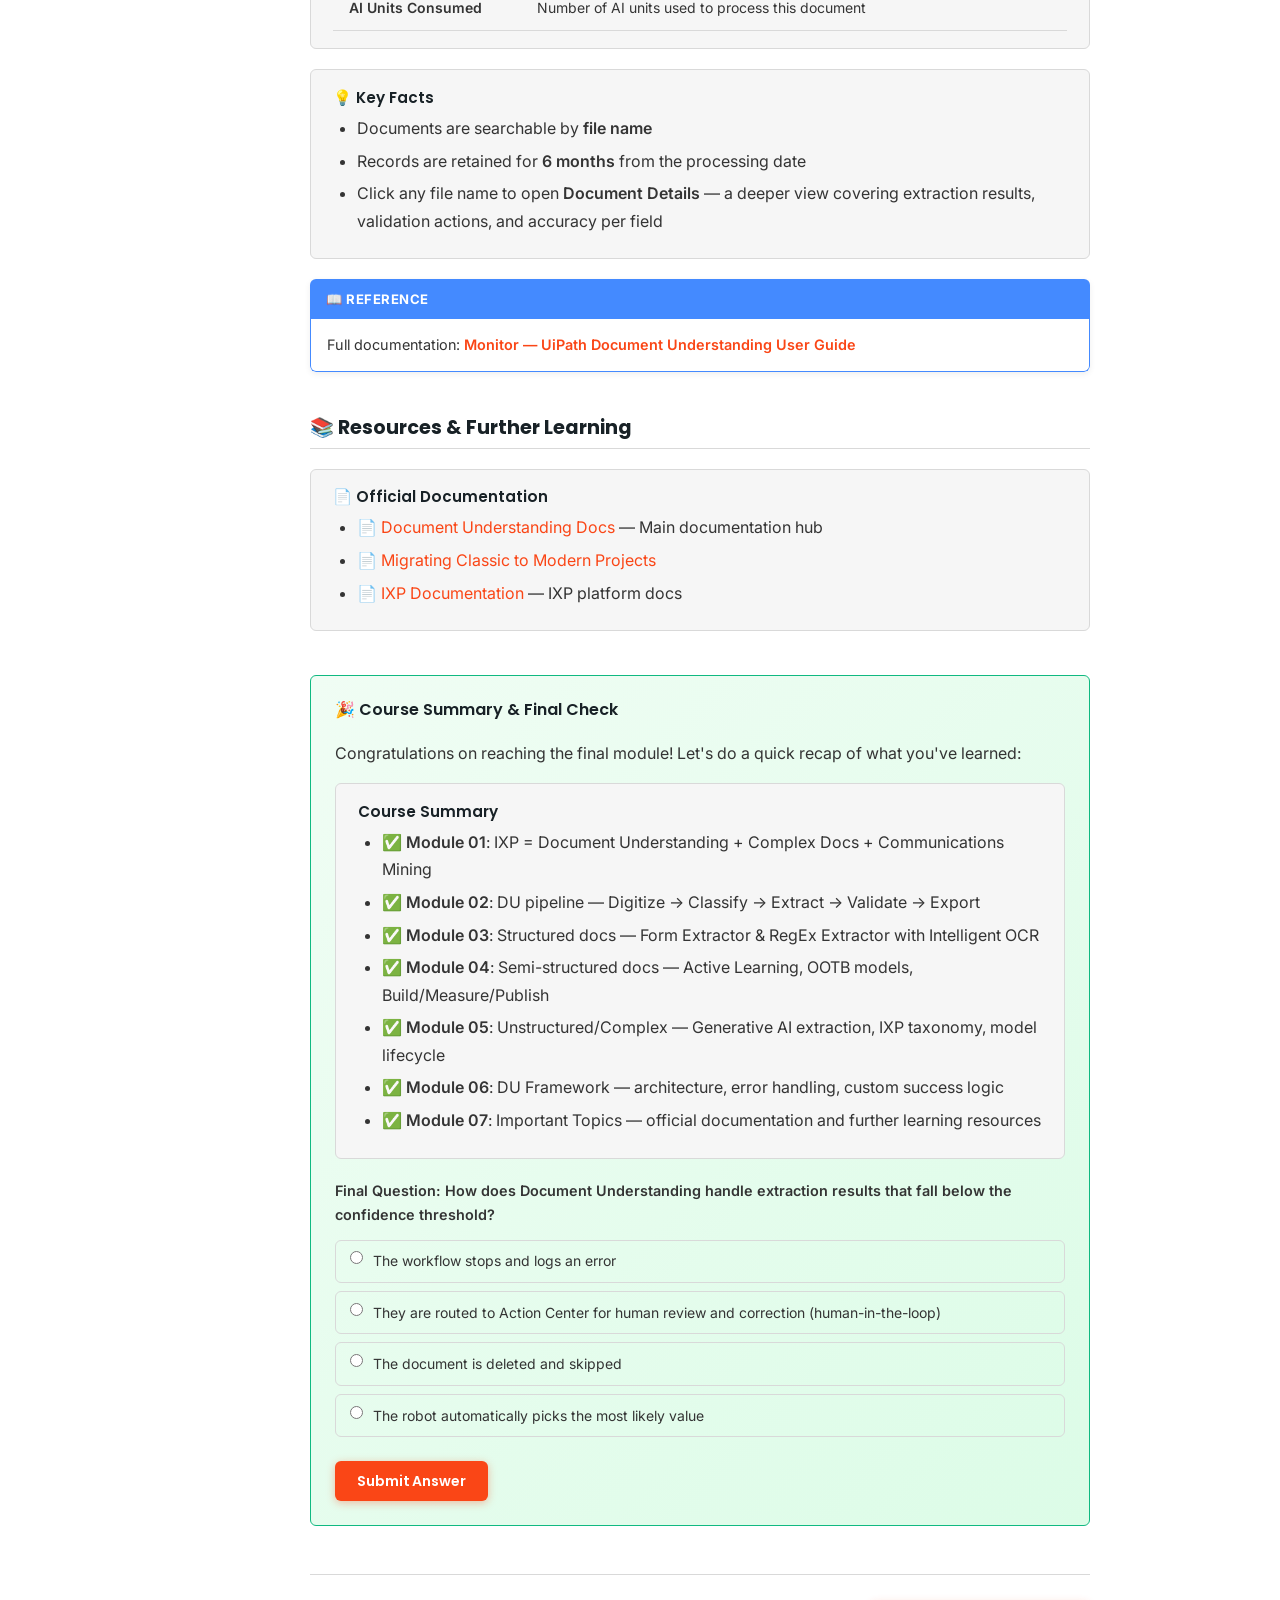
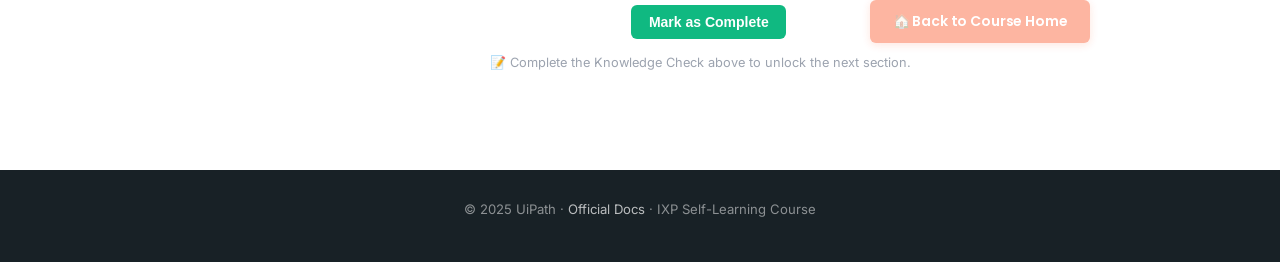
<file: modules/module-07-miscellaneous.html>
﻿<!DOCTYPE html>
<html lang="en">
<head>
  <meta charset="UTF-8" />
  <meta name="viewport" content="width=device-width, initial-scale=1.0" />
  <title>Module 07 – Important Topics: Resources &amp; Documentation | UiPath Course</title>
  <link rel="stylesheet" href="../assets/css/main.css" />
  <link rel="stylesheet" href="../assets/css/course.css?v=2" />
</head>
<body>

<header class="site-header" role="banner">
  <a href="../index.html" class="logo" aria-label="IXP Course Home">
    <div class="logo-icon" aria-hidden="true">U</div>
    <span class="logo-text"><span>UiPath</span> IXP Course</span>
  </a>
  <nav aria-label="Site navigation"><a href="../index.html">← All Modules</a></nav>
</header>

<div class="course-layout">
  <aside class="course-sidebar" aria-label="Course navigation">
    <nav class="sidebar-nav" aria-label="Module list">
      <div class="sidebar-nav__title">IXP Training Course</div>
      <ul class="sidebar-nav__list">
        <li><a href="module-01-introduction.html" data-module="module-01">01 · Introduction to IXP</a></li>
        <li><a href="module-02-document-understanding.html" data-module="module-02">02 · What is Document Understanding?</a></li>
        <li><a href="module-03-structured-docs.html" data-module="module-03">03 · Structured Documents (DIY)</a></li>
        <li><a href="module-04-semistructured-docs.html" data-module="module-04">04 · Semi-Structured Docs (Invoices)</a></li>
        <li><a href="module-05-unstructured-complex.html" data-module="module-05">05 · Unstructured &amp; Complex Docs</a></li>
        <li><a href="module-06-du-framework.html" data-module="module-06">06 · DU Framework</a></li>
        <li><a href="module-07-miscellaneous.html" data-module="module-07" class="active">07 · Important Topics</a></li>
        <li><a href="module-07-miscellaneous.html#l2-monitor" class="sidebar-nav__sub">📊 Monitor</a></li>
        <li><a href="module-07-miscellaneous.html#l3-processed-docs" class="sidebar-nav__sub">📋 Processed Documents</a></li>
        <li><a href="module-07-miscellaneous.html#l4-resources" class="sidebar-nav__sub">📚 Resources &amp; Further Learning</a></li>
      </ul>
    </nav>
    <div class="sidebar-progress">
      <div class="label">Overall Progress</div>
      <div class="progress-bar-wrap" style="margin-top:6px;" role="progressbar">
        <div class="progress-bar-fill" style="width:0%"></div>
      </div>
    </div>
  </aside>

  <main class="course-content" id="main-content">

    <nav class="breadcrumb" aria-label="Breadcrumb">
      <a href="../index.html">Home</a> <span aria-hidden="true">›</span> <span>Module 07 · Important Topics</span>
    </nav>
    <div class="page-header">
      <h1>Important Topics: Resources &amp; Documentation</h1>
      <div class="page-header__meta">
        <span>⏱ ~5 minutes</span><span>📖 Reference</span><span>🎯 All Levels</span>
      </div>
    </div>

    <div class="objectives-box">
      <h3>🎯 Learning Objectives</h3>
      <ul>
        <li>Find the right official documentation for Document Understanding and IXP</li>
        <li>Know where to go for deeper learning and troubleshooting</li>
        <li>Understand the Monitor section and how to track document processing performance</li>
        <li>Use the Processed Documents tab to search and review extraction results</li>
      </ul>
    </div>

    <!-- Lesson: Monitor -->
    <section class="lesson">
      <h2 class="lesson-title" id="l2-monitor">📊 Monitor</h2>

      <p>The <strong>Monitor</strong> section in Document Understanding gives you a centralised view of how your automations are performing — tracking document volumes, extraction accuracy, AI unit consumption, and human validation activity.</p>

      <div class="admonition admonition--note">
        <div class="admonition-title">📖 Reference</div>
        <div class="admonition-body">Full documentation: <a href="https://docs.uipath.com/document-understanding/automation-cloud/latest/user-guide/monitor" target="_blank" rel="noopener"><strong>Monitor — UiPath Document Understanding User Guide</strong></a></div>
      </div>

      <div class="info-card">
        <h4>🗂️ Main Areas of Monitor</h4>
        <table class="comparison-table" style="margin:0">
          <thead><tr><th>Area</th><th>What it shows</th></tr></thead>
          <tbody>
            <tr><td><strong>Project Performance</strong> <em>(Preview)</em></td><td>Processed document counts, time saved, and extraction duration. Requires <strong>Insights</strong> to be enabled in Tenant Profile settings.</td></tr>
            <tr><td><strong>Processed Documents</strong></td><td>A searchable list of all documents processed via API or UiPath.DocumentUnderstanding.Activities. Documents are retained for <strong>6 months</strong>.</td></tr>
          </tbody>
        </table>
      </div>

      <div class="info-card">
        <h4>📈 Key Metrics Available</h4>
        <ul>
          <li><strong>Estimated time saved</strong> — calculated as: processed documents × manual processing time − validation time</li>
          <li><strong>AI Unit consumption</strong> — overview and breakdown by consumer (API vs RPA)</li>
          <li><strong>Straight-through processing rate</strong> — documents processed without human intervention vs. total</li>
          <li><strong>Validation time per validator</strong> — tracks how long human reviewers spend per document</li>
          <li><strong>Extraction &amp; classification accuracy</strong> — field correction trends and classification confusion matrix</li>
          <li><strong>Top exceptions</strong> — most frequently encountered processing errors</li>
        </ul>
      </div>

      <div class="info-card">
        <h4>📊 Project Performance <em style="font-weight:400;font-size:.9em;">(Preview)</em></h4>
        <p>The <strong>Project performance</strong> tab shows key metrics including the number of processed documents, time saved processing documents, and time spent extracting data from documents.</p>
        <div style="margin:.75rem 0;">
          <img src="../assets/images/du-monitor-project-performance.webp" alt="Screenshot of the Project performance dashboard" style="width:100%;border-radius:6px;border:1px solid #e5e7eb;" />
          <p style="font-size:0.78rem;color:#9ca3af;margin:.4rem 0 0;">Project Performance dashboard</p>
        </div>
        <div class="admonition admonition--note" style="margin-top:.75rem;">
          <div class="admonition-title">ℹ️ Note</div>
          <div class="admonition-body">The <strong>Project performance</strong> dashboard does not currently include validation data from the <strong>IntelligentOCR</strong> activity package.</div>
        </div>
      </div>

      <div class="info-card">
        <h4>🔓 Enabling the Dashboard</h4>
        <p>To access the Project Performance dashboard, you must first enable <strong>Insights</strong> on your tenant:</p>
        <ol>
          <li>Click the <strong>three-dot menu</strong> in the top right corner and select <strong>Tenant Profile</strong>.
            <div style="margin:.6rem 0;">
              <img src="../assets/images/du-monitor-tenant-profile.webp" alt="Screenshot of the Tenant profile button" style="width:100%;border-radius:6px;border:1px solid #e5e7eb;" />
              <p style="font-size:0.78rem;color:#9ca3af;margin:.3rem 0 0;">Tenant Profile button location</p>
            </div>
          </li>
          <li>Locate and enable the <strong>Insights Dashboard URL</strong> toggle button to activate the Insights feature.
            <div style="margin:.6rem 0;">
              <img src="../assets/images/du-monitor-insights-toggle.webp" alt="Screenshot of the Insights dashboard toggle button" style="width:100%;border-radius:6px;border:1px solid #e5e7eb;" />
              <p style="font-size:0.78rem;color:#9ca3af;margin:.3rem 0 0;">Insights Dashboard URL toggle</p>
            </div>
          </li>
        </ol>
        <p style="margin-top:.5rem;">Once enabled, performance metrics become available after publishing a project.</p>
      </div>

      <div class="info-card">
        <h4>⚙️ System Requirements</h4>
        <ul>
          <li><code>UiPath.DocumentUnderstanding.Activities</code> v2.7.0 or newer</li>
          <li><code>UiPath.IntelligentOCR.Activities</code> v6.20 or newer (for IntelligentOCR support)</li>
        </ul>
      </div>

      <div class="info-card">
        <h4>📤 Schedule Delivery</h4>
        <p>You can automate dashboard exports on a recurring schedule. Configure:</p>
        <ul>
          <li><strong>Schedule</strong> — name, recurrence, time, and destination</li>
          <li><strong>Recipients</strong> — email addresses to receive the report</li>
          <li><strong>Format</strong> — PDF, CSV, or PNG</li>
        </ul>
      </div>
    </section>

    <!-- Lesson: Processed Documents -->
    <section class="lesson">
      <h2 class="lesson-title" id="l3-processed-docs">📋 Processed Documents</h2>

      <p>The <strong>Processed Documents</strong> tab within Monitor lists every document that has been processed through Document Understanding — whether via API or the <code>UiPath.DocumentUnderstanding.Activities</code> package.</p>

      <div class="info-card">
        <h4>🔍 What You Can See</h4>
        <table class="comparison-table" style="margin:0">
          <thead><tr><th>Column</th><th>Description</th></tr></thead>
          <tbody>
            <tr><td><strong>File Name</strong></td><td>Name of the processed document — click to open Document Details</td></tr>
            <tr><td><strong>Document Type</strong></td><td>The document type it was classified as</td></tr>
            <tr><td><strong>Consumer</strong></td><td>Whether it was processed via API or an RPA workflow</td></tr>
            <tr><td><strong>Modified Date</strong></td><td>When the document was last processed or updated</td></tr>
            <tr><td><strong>Validator</strong></td><td>The human reviewer who validated the extraction, if applicable</td></tr>
            <tr><td><strong>AI Units Consumed</strong></td><td>Number of AI units used to process this document</td></tr>
          </tbody>
        </table>
      </div>

      <div class="info-card">
        <h4>💡 Key Facts</h4>
        <ul>
          <li>Documents are searchable by <strong>file name</strong></li>
          <li>Records are retained for <strong>6 months</strong> from the processing date</li>
          <li>Click any file name to open <strong>Document Details</strong> — a deeper view covering extraction results, validation actions, and accuracy per field</li>
        </ul>
      </div>

      <div class="admonition admonition--note">
        <div class="admonition-title">📖 Reference</div>
        <div class="admonition-body">Full documentation: <a href="https://docs.uipath.com/document-understanding/automation-cloud/latest/user-guide/monitor" target="_blank" rel="noopener"><strong>Monitor — UiPath Document Understanding User Guide</strong></a></div>
      </div>
    </section>

    <!-- Lesson: Resources -->
    <section class="lesson">
      <h2 class="lesson-title" id="l4-resources">📚 Resources &amp; Further Learning</h2>

      <div class="info-card">
        <h4>📄 Official Documentation</h4>
        <ul>
          <li>📄 <a href="https://docs.uipath.com/document-understanding" target="_blank" rel="noopener">Document Understanding Docs</a> — Main documentation hub</li>
          <li>📄 <a href="https://docs.uipath.com/document-understanding/automation-cloud/latest/user-guide/migrating-existing-modern-projects" target="_blank" rel="noopener">Migrating Classic to Modern Projects</a></li>
          <li>📄 <a href="https://docs.uipath.com/intelligent-extraction-processing" target="_blank" rel="noopener">IXP Documentation</a> — IXP platform docs</li>
        </ul>
      </div>
    </section>

    <!-- Course Completion -->
    <section class="quiz-section" id="quiz-07" style="background: linear-gradient(135deg, #F0FDF4, #DCFCE7); border-color: var(--success);">
      <h3>🎉 Course Summary &amp; Final Check</h3>

      <p>Congratulations on reaching the final module! Let's do a quick recap of what you've learned:</p>

      <div class="info-card" style="margin-top:1rem">
        <h4>Course Summary</h4>
        <ul>
          <li>✅ <strong>Module 01</strong>: IXP = Document Understanding + Complex Docs + Communications Mining</li>
          <li>✅ <strong>Module 02</strong>: DU pipeline — Digitize → Classify → Extract → Validate → Export</li>
          <li>✅ <strong>Module 03</strong>: Structured docs — Form Extractor &amp; RegEx Extractor with Intelligent OCR</li>
          <li>✅ <strong>Module 04</strong>: Semi-structured docs — Active Learning, OOTB models, Build/Measure/Publish</li>
          <li>✅ <strong>Module 05</strong>: Unstructured/Complex — Generative AI extraction, IXP taxonomy, model lifecycle</li>
          <li>✅ <strong>Module 06</strong>: DU Framework — architecture, error handling, custom success logic</li>
          <li>✅ <strong>Module 07</strong>: Important Topics — official documentation and further learning resources</li>
        </ul>
      </div>

      <div class="quiz-question" data-correct="b" data-explanation="Human validation in DU is handled through UiPath Action Center, where low-confidence extractions are routed for human review. This is part of the human-in-the-loop pattern.">
        <p>Final Question: How does Document Understanding handle extraction results that fall below the confidence threshold?</p>
        <ul class="quiz-options">
          <li><label data-value="a"><input type="radio" name="q1" value="a" /> The workflow stops and logs an error</label></li>
          <li><label data-value="b"><input type="radio" name="q1" value="b" /> They are routed to Action Center for human review and correction (human-in-the-loop)</label></li>
          <li><label data-value="c"><input type="radio" name="q1" value="c" /> The document is deleted and skipped</label></li>
          <li><label data-value="d"><input type="radio" name="q1" value="d" /> The robot automatically picks the most likely value</label></li>
        </ul>
        <div class="quiz-feedback"></div>
      </div>

      <button class="btn btn-primary quiz-submit-btn">Submit Answer</button>
      <div class="quiz-result" role="status"></div>
    </section>

    <nav class="module-nav" aria-label="Module navigation">
      <a href="module-06-du-framework.html" class="btn btn-outline">← Previous: DU Framework</a>
      <div class="module-nav__complete">
        <button id="mark-complete-btn" class="mark-complete-btn">Mark as Complete</button>
      </div>
      <a href="../index.html" class="btn btn-primary">🏠 Back to Course Home</a>
    </nav>

  </main>
</div>

<footer class="site-footer" role="contentinfo">
  <p>© 2025 UiPath · <a href="https://docs.uipath.com/document-understanding" target="_blank" rel="noopener">Official Docs</a> · IXP Self-Learning Course</p>
</footer>

<script src="../assets/js/progress.js?v=2"></script>
<script src="../assets/js/nav.js?v=4"></script>
<script>initModulePage('module-07');</script>
</body>
</html>
</file>
<file: assets/css/main.css>
/* =============================================
   IXP Self-Learning Course - main.css
   UiPath Brand: Robotic Orange #FA4616,
   Deep Blue #182126, Agentic Teal #0BA2B3
   ============================================= */

@import url('https://fonts.googleapis.com/css2?family=Poppins:wght@400;600;700;800&family=Inter:wght@400;500;600;700&display=swap');

*, *::before, *::after { box-sizing: border-box; margin: 0; padding: 0; }

:root {
  --uipath-orange:       #FA4616;
  --uipath-orange-dark:  #CE340B;
  --uipath-orange-light: #FDE8E1;
  --uipath-teal:         #0BA2B3;
  --uipath-teal-light:   #A5E2F0;
  --uipath-dark:         #182126;
  --uipath-dark-2:       #2D373C;
  --uipath-dark-3:       #3C464B;
  --gray-50:  #F6F6F6;
  --gray-100: #EBEBEB;
  --gray-200: #D9D9D9;
  --gray-400: #9D9D9D;
  --gray-600: #616161;
  --gray-700: #484848;
  --gray-800: #343434;
  --white:    #FFFFFF;
  --success:  #10B981;
  --warning:  #F59E0B;
  --info:     #3B82F6;
  --font-head: 'Poppins', Arial, sans-serif;
  --font-body: 'Inter', Arial, sans-serif;
  --radius:   6px;
  --radius-lg: 12px;
  --shadow:   0 1px 4px rgba(0,0,0,.10);
  --shadow-md: 0 4px 12px rgba(0,0,0,.10);
  --shadow-lg: 0 8px 32px rgba(0,0,0,.14);
}

html { font-size: 16px; scroll-behavior: smooth; }
body { font-family: var(--font-body); color: var(--gray-800); background: var(--white); line-height: 1.7; }

/* ---- Typography ---- */
h1, h2, h3, h4, h5 { font-family: var(--font-head); line-height: 1.25; color: var(--uipath-dark); }
h1 { font-size: clamp(1.75rem, 4vw, 2.5rem); font-weight: 800; }
h2 { font-size: clamp(1.3rem, 3vw, 1.75rem); font-weight: 700; }
h3 { font-size: clamp(1rem, 2.2vw, 1.2rem); font-weight: 600; }
h4 { font-size: 1rem; font-weight: 600; }
p  { margin-bottom: 1rem; }
a  { color: var(--uipath-orange); text-decoration: none; }
a:hover { text-decoration: underline; }
ul, ol { padding-left: 1.5rem; margin-bottom: 1rem; }
li { margin-bottom: 0.35rem; }
strong { font-weight: 600; }
code { font-family: 'Consolas', 'Menlo', monospace; font-size: 0.88em; background: var(--gray-100); padding: 0.1em 0.4em; border-radius: 3px; }

/* ---- Top Navigation ---- */
.site-header {
  background: var(--uipath-dark);
  color: var(--white);
  padding: 0 2rem;
  display: flex;
  align-items: center;
  justify-content: space-between;
  height: 60px;
  position: sticky;
  top: 0;
  z-index: 100;
  box-shadow: 0 2px 8px rgba(0,0,0,.25);
}
.site-header .logo { display: flex; align-items: center; gap: 0.7rem; text-decoration: none; }
.site-header .logo-icon {
  width: 32px; height: 32px;
  background: var(--uipath-orange);
  border-radius: 6px;
  display: flex; align-items: center; justify-content: center;
  font-family: var(--font-head);
  font-weight: 800; color: #fff; font-size: 1rem;
}
.site-header .logo-text { font-family: var(--font-head); font-size: 1rem; font-weight: 700; color: var(--white); }
.site-header .logo-text span { color: var(--uipath-orange); }
.site-header nav a {
  color: rgba(255,255,255,.75);
  font-size: 0.875rem;
  font-weight: 500;
  margin-left: 1.75rem;
  text-decoration: none;
  transition: color .15s;
}
.site-header nav a:hover { color: var(--white); text-decoration: none; }

/* ---- Hero ---- */
.hero {
  background: linear-gradient(135deg, var(--uipath-dark) 0%, #1E3A45 55%, #0f2935 100%);
  color: var(--white);
  padding: 5rem 2rem 4.5rem;
  text-align: center;
  position: relative;
  overflow: hidden;
}
.hero::before {
  content: '';
  position: absolute;
  top: -80px; right: -80px;
  width: 420px; height: 420px;
  background: radial-gradient(circle, rgba(11,162,179,.18) 0%, transparent 70%);
  pointer-events: none;
}
.hero::after {
  content: '';
  position: absolute;
  bottom: -60px; left: -60px;
  width: 320px; height: 320px;
  background: radial-gradient(circle, rgba(250,70,22,.12) 0%, transparent 70%);
  pointer-events: none;
}
.hero h1 { color: var(--white); margin-bottom: 1rem; letter-spacing: -.02em; position: relative; }
.hero h1 span { color: var(--uipath-orange); }
.hero p { font-size: 1.1rem; color: rgba(255,255,255,.78); max-width: 660px; margin: 0 auto 2rem; position: relative; }
.hero-badges { display: flex; gap: 0.65rem; justify-content: center; flex-wrap: wrap; margin-bottom: 2rem; position: relative; }
.badge {
  display: inline-flex; align-items: center; gap: 0.4rem;
  background: rgba(255,255,255,.08);
  border: 1px solid rgba(255,255,255,.18);
  color: rgba(255,255,255,.9);
  padding: 0.35rem 0.9rem;
  border-radius: 999px;
  font-size: 0.78rem;
  font-weight: 500;
  backdrop-filter: blur(4px);
}
.hero-cta { display: flex; gap: 1rem; justify-content: center; flex-wrap: wrap; position: relative; }

/* ---- Main Layout ---- */
.container { max-width: 1200px; margin: 0 auto; padding: 0 2rem; }
.section { padding: 3.5rem 0; }
.section + .section { border-top: 1px solid var(--gray-100); }
.section-title { font-size: 1.6rem; font-weight: 800; margin-bottom: 0.5rem; color: var(--uipath-dark); letter-spacing: -.02em; }
.section-title span { color: var(--uipath-orange); }
.section-subtitle { color: var(--gray-600); font-size: 0.95rem; margin-bottom: 2rem; }

/* ---- Buttons ---- */
.btn {
  display: inline-flex; align-items: center; gap: 0.45rem;
  padding: 0.6rem 1.4rem;
  border-radius: var(--radius);
  font-family: var(--font-head);
  font-size: 0.875rem; font-weight: 600;
  cursor: pointer; border: none;
  transition: background .2s, box-shadow .2s, transform .1s;
  text-decoration: none;
  letter-spacing: -.01em;
}
.btn:active { transform: scale(.97); }
.btn-primary { background: var(--uipath-orange); color: var(--white); box-shadow: 0 2px 8px rgba(250,70,22,.35); }
.btn-primary:hover { background: var(--uipath-orange-dark); box-shadow: 0 4px 14px rgba(250,70,22,.45); text-decoration: none; color: var(--white); }
.btn-outline { background: transparent; color: var(--white); border: 1.5px solid rgba(255,255,255,.45); }
.btn-outline:hover { background: rgba(255,255,255,.1); border-color: rgba(255,255,255,.7); text-decoration: none; color: var(--white); }
.btn-outline-dark { background: transparent; color: var(--uipath-orange); border: 1.5px solid var(--uipath-orange); }
.btn-outline-dark:hover { background: var(--uipath-orange-light); text-decoration: none; }
.btn-sm { padding: 0.4rem 0.9rem; font-size: 0.8rem; }
.btn-teal { background: var(--uipath-teal); color: var(--white); }
.btn-teal:hover { background: #15839A; text-decoration: none; color: var(--white); }

/* ---- Progress Bar ---- */
.progress-bar-wrap { background: var(--gray-200); border-radius: 999px; height: 7px; overflow: hidden; }
.progress-bar-fill { height: 100%; background: linear-gradient(90deg, var(--uipath-orange), #FA7678); border-radius: 999px; transition: width .5s ease; }

/* ---- Progress Summary ---- */
.progress-summary {
  background: linear-gradient(135deg, var(--uipath-dark) 0%, var(--uipath-dark-2) 100%);
  border-radius: var(--radius-lg);
  padding: 2rem 2.5rem;
  margin-bottom: 2.5rem;
  display: flex;
  align-items: center;
  gap: 3rem;
  flex-wrap: wrap;
  color: var(--white);
  box-shadow: var(--shadow-md);
}
.progress-summary-text { flex: 1; min-width: 200px; }
.progress-summary-text h3 { color: var(--white); font-size: 1.1rem; margin-bottom: 0.25rem; }
.progress-summary-text p { color: rgba(255,255,255,.6); font-size: 0.82rem; margin: 0 0 0.9rem; }
.progress-summary-text .progress-bar-wrap { background: rgba(255,255,255,.18); }
.progress-summary-text .progress-bar-fill { background: linear-gradient(90deg, var(--uipath-orange), #FA7678); }
.progress-numbers { display: flex; gap: 2.5rem; }
.progress-numbers .stat { text-align: center; }
.progress-numbers .stat .num { font-family: var(--font-head); font-size: 2rem; font-weight: 800; color: var(--uipath-orange); line-height: 1; }
.progress-numbers .stat .label { font-size: 0.72rem; color: rgba(255,255,255,.55); text-transform: uppercase; letter-spacing: .06em; margin-top: 0.2rem; }

/* ---- Feature Cards (What is IXP) ---- */
.feature-grid { display: grid; grid-template-columns: repeat(3, 1fr); gap: 1.5rem; margin-top: 1.75rem; }
.feature-card {
  background: var(--white);
  border: 1px solid var(--gray-100);
  border-radius: var(--radius-lg);
  padding: 1.75rem 1.5rem;
  text-align: center;
  transition: box-shadow .2s, transform .2s;
  position: relative;
  overflow: hidden;
}
.feature-card:hover { box-shadow: var(--shadow-lg); transform: translateY(-3px); }
.feature-card::before {
  content: '';
  position: absolute;
  top: 0; left: 0; right: 0;
  height: 4px;
}
.feature-card--orange::before { background: var(--uipath-orange); }
.feature-card--teal::before   { background: var(--uipath-teal); }
.feature-card--blue::before   { background: #1E6482; }
.feature-card .icon-wrap {
  width: 56px; height: 56px;
  border-radius: 12px;
  display: flex; align-items: center; justify-content: center;
  font-size: 1.6rem;
  margin: 0 auto 1rem;
}
.feature-card--orange .icon-wrap { background: var(--uipath-orange-light); }
.feature-card--teal .icon-wrap   { background: #D6F5F8; }
.feature-card--blue .icon-wrap   { background: #DCEEF5; }
.feature-card h4 { font-size: 1rem; font-weight: 700; margin-bottom: 0.4rem; color: var(--uipath-dark); }
.feature-card p  { font-size: 0.83rem; color: var(--gray-600); margin: 0; line-height: 1.55; }

/* ---- Prerequisites ---- */
.prereq-box {
  background: var(--gray-50);
  border: 1px solid var(--gray-100);
  border-left: 4px solid var(--uipath-teal);
  border-radius: 0 var(--radius-lg) var(--radius-lg) 0;
  padding: 1.75rem 2rem;
}
.prereq-box h3 { margin-bottom: 0.75rem; color: var(--uipath-dark); }
.prereq-box ul li { font-size: 0.9rem; margin-bottom: 0.5rem; }
.prereq-box p { font-size: 0.875rem; color: var(--gray-600); margin: 0; }

/* ---- Module Cards Grid ---- */
.modules-grid { display: grid; grid-template-columns: repeat(auto-fill, minmax(320px, 1fr)); gap: 1.5rem; }

.module-card {
  background: var(--white);
  border: 1px solid var(--gray-100);
  border-radius: var(--radius-lg);
  overflow: hidden;
  display: flex;
  flex-direction: column;
  transition: box-shadow .25s, transform .25s;
  position: relative;
  box-shadow: var(--shadow);
}
.module-card:hover { box-shadow: var(--shadow-lg); transform: translateY(-3px); }

.module-card__band {
  height: 6px;
  background: linear-gradient(90deg, var(--uipath-orange), #FA7678);
}
.module-card.completed .module-card__band {
  background: linear-gradient(90deg, var(--success), #34d399);
}

.module-card__body { padding: 1.4rem 1.5rem; flex: 1; display: flex; flex-direction: column; gap: 0.6rem; }

.module-card__tag {
  display: inline-flex; align-items: center; gap: 0.35rem;
  background: var(--uipath-orange-light);
  color: var(--uipath-orange-dark);
  font-size: 0.7rem;
  font-weight: 700;
  text-transform: uppercase;
  letter-spacing: .07em;
  padding: 0.2rem 0.65rem;
  border-radius: 999px;
  align-self: flex-start;
}
.module-card__tag--teal { background: #D6F5F8; color: #15839A; }
.module-card__tag--gray { background: var(--gray-100); color: var(--gray-600); }

.module-card__number { font-size: 0.72rem; font-weight: 700; color: var(--gray-400); text-transform: uppercase; letter-spacing: .07em; margin-top: 0.1rem; }
.module-card__title  { font-family: var(--font-head); font-size: 1rem; font-weight: 700; color: var(--uipath-dark); line-height: 1.35; }
.module-card__desc   { font-size: 0.83rem; color: var(--gray-600); flex: 1; line-height: 1.55; }
.module-card__meta   { display: flex; gap: 0.75rem; font-size: 0.76rem; color: var(--gray-400); flex-wrap: wrap; }
.module-card__meta span { display: flex; align-items: center; gap: 0.25rem; }

.module-card__footer {
  padding: 1rem 1.5rem;
  border-top: 1px solid var(--gray-100);
  display: flex;
  align-items: center;
  justify-content: space-between;
  background: var(--gray-50);
}
.module-card__status { font-size: 0.72rem; font-weight: 700; display: flex; align-items: center; gap: 0.3rem; }
.module-card__status--completed   { color: var(--success); }
.module-card__status--in-progress { color: var(--warning); }
.module-card__status--not-started { color: var(--gray-400); }

/* ---- Footer ---- */
.site-footer {
  background: var(--uipath-dark);
  color: rgba(255,255,255,.5);
  text-align: center;
  padding: 1.75rem 2rem;
  font-size: 0.82rem;
  margin-top: 3rem;
}
.site-footer a { color: rgba(255,255,255,.7); }
.site-footer a:hover { color: var(--uipath-orange); text-decoration: none; }

/* ---- Responsive ---- */
@media (max-width: 900px) {
  .feature-grid { grid-template-columns: 1fr; }
  .progress-summary { flex-direction: column; gap: 1.5rem; }
}
@media (max-width: 640px) {
  .hero { padding: 3rem 1.25rem; }
  .modules-grid { grid-template-columns: 1fr; }
  .progress-numbers { gap: 1.5rem; }
  .container { padding: 0 1.25rem; }
}
</file>
<file: assets/css/course.css>
/* =============================================
   IXP Course - course.css  (module pages)
   Material theme-inspired format
   ============================================= */

/* ---- Two-column layout ---- */
.course-layout {
  display: grid;
  grid-template-columns: 260px 1fr;
  max-width: 1260px;
  margin: 0 auto;
  transition: grid-template-columns 0.3s ease;
}

.course-layout.sidebar-collapsed {
  grid-template-columns: 0px 1fr;
}

/* ---- Sidebar ---- */
.course-sidebar {
  position: sticky;
  top: 56px;
  height: calc(100vh - 56px);
  overflow-y: auto;
  overflow-x: hidden;
  background: var(--gray-50);
  border-right: 1px solid var(--gray-200);
  padding: 1.25rem 0;
  transition: padding 0.3s ease, opacity 0.3s ease;
}

.course-layout.sidebar-collapsed .course-sidebar {
  padding: 0;
  opacity: 0;
  pointer-events: none;
  border-right: none;
}

/* ---- Sidebar toggle button ---- */
.sidebar-toggle-btn {
  position: fixed;
  top: 68px;
  left: 248px;
  z-index: 200;
  width: 24px;
  height: 24px;
  background: var(--uipath-orange, #FA4616);
  border: none;
  border-radius: 50%;
  cursor: pointer;
  display: flex;
  align-items: center;
  justify-content: center;
  box-shadow: 0 1px 4px rgba(0,0,0,0.2);
  transition: left 0.3s ease, transform 0.3s ease;
}

.sidebar-toggle-btn:hover {
  background: #d93d10;
}

.sidebar-collapsed .sidebar-toggle-btn,
.course-layout.sidebar-collapsed ~ * .sidebar-toggle-btn {
  left: 8px;
}

.sidebar-toggle-btn svg {
  transition: transform 0.3s ease;
  flex-shrink: 0;
}

.sidebar-nav__title {
  font-size: 0.7rem;
  font-weight: 700;
  text-transform: uppercase;
  letter-spacing: .09em;
  color: var(--gray-400);
  padding: 0.5rem 1.25rem 0.25rem;
  margin-bottom: 0.25rem;
}

.sidebar-nav__list { list-style: none; padding: 0; margin: 0; }
.sidebar-nav__list li a {
  display: block;
  padding: 0.5rem 1.25rem;
  font-size: 0.82rem;
  color: var(--gray-700);
  text-decoration: none;
  border-left: 3px solid transparent;
  transition: background .12s, color .12s, border-color .12s;
  line-height: 1.4;
}
.sidebar-nav__list li a:hover {
  background: var(--gray-100);
  color: var(--uipath-orange);
  border-left-color: var(--uipath-orange);
}
.sidebar-nav__list li a.active {
  background: var(--uipath-orange-light);
  color: var(--uipath-orange);
  border-left-color: var(--uipath-orange);
  font-weight: 600;
}
.sidebar-nav__list li a .check { color: var(--success); font-size: 0.7rem; margin-left: 0.4rem; }
.sidebar-nav__list li a.sidebar-nav__sub {
  padding-left: 2rem;
  font-size: 0.78rem;
  color: var(--gray-600);
  border-left-color: transparent;
}
.sidebar-nav__list li a.sidebar-nav__sub:hover { color: var(--uipath-orange); border-left-color: var(--uipath-orange); }
.sidebar-nav__list li a.sidebar-nav__subsub {
  padding-left: 3rem;
  font-size: 0.75rem;
  color: var(--gray-500);
  border-left-color: transparent;
}
.sidebar-nav__list li a.sidebar-nav__subsub:hover { color: var(--uipath-orange); border-left-color: var(--uipath-orange); }
.sidebar-nav__list li a.sidebar-nav__subsubsub {
  padding-left: 4rem;
  font-size: 0.72rem;
  color: var(--gray-400);
  border-left-color: transparent;
}
.sidebar-nav__list li a.sidebar-nav__subsubsub:hover { color: var(--uipath-orange); border-left-color: var(--uipath-orange); }

/* Collapse/expand toggle arrow */
.sidebar-toggle {
  font-size: 0.6rem;
  color: var(--gray-400);
  margin-left: 0.3rem;
  cursor: pointer;
  vertical-align: middle;
  user-select: none;
}
.sidebar-toggle:hover { color: var(--uipath-orange); }

.sidebar-progress {
  padding: 1rem 1.25rem;
  margin-top: 1rem;
  border-top: 1px solid var(--gray-200);
  font-size: 0.8rem;
}
.sidebar-progress .label { color: var(--gray-600); margin-bottom: 0.4rem; }

/* ---- Breadcrumb ---- */
.breadcrumb {
  display: flex;
  align-items: center;
  gap: 0.4rem;
  font-size: 0.8rem;
  color: var(--gray-400);
  margin-bottom: 1rem;
  flex-wrap: wrap;
}
.breadcrumb a { color: var(--gray-600); text-decoration: none; }
.breadcrumb a:hover { color: var(--uipath-orange); text-decoration: underline; }
.breadcrumb span[aria-hidden] { color: var(--gray-400); }

/* ---- Page Header (replaces module-header gradient) ---- */
.page-header {
  padding-bottom: 1.25rem;
  border-bottom: 1px solid var(--gray-200);
  margin-bottom: 2rem;
}
.page-header h1 {
  color: var(--uipath-dark);
  font-size: clamp(1.35rem, 3vw, 1.85rem);
  font-weight: 700;
  margin-bottom: 0.6rem;
}
.page-header__meta {
  display: flex;
  gap: 1.25rem;
  font-size: 0.82rem;
  color: var(--gray-400);
  flex-wrap: wrap;
}
.page-header__meta span { display: flex; align-items: center; gap: 0.3rem; }

/* ---- Module Content Area ---- */
.course-content {
  min-width: 0;
  padding: 2rem 2.5rem;
  max-width: 860px;
}

/* ---- Learning Objectives ---- */
.objectives-box {
  background: var(--uipath-orange-light);
  border-left: 4px solid var(--uipath-orange);
  border-radius: 0 var(--radius) var(--radius) 0;
  padding: 1.1rem 1.4rem;
  margin-bottom: 2rem;
}
.objectives-box h3 { color: var(--uipath-orange-dark); margin-bottom: 0.6rem; font-size: 0.95rem; font-weight: 700; }
.objectives-box ul { margin: 0; }
.objectives-box li { font-size: 0.875rem; margin-bottom: 0.35rem; }

/* ---- Content Sections ---- */
.lesson { margin-bottom: 2.75rem; }
.lesson-title {
  font-size: 1.2rem;
  font-weight: 700;
  color: var(--uipath-dark);
  padding-bottom: 0.5rem;
  border-bottom: 1px solid var(--gray-200);
  margin-bottom: 1.25rem;
}

/* ---- Info Cards ---- */
.info-card {
  background: var(--gray-50);
  border: 1px solid var(--gray-200);
  border-radius: var(--radius);
  padding: 1.1rem 1.4rem;
  margin-bottom: 1.25rem;
}
.info-card h4 { color: var(--uipath-dark); margin-bottom: 0.5rem; font-size: 0.95rem; }
.info-card p:last-child, .info-card ul:last-child { margin-bottom: 0; }

/* ---- Admonitions (Material theme style) ---- */
.admonition {
  border-radius: var(--radius);
  overflow: hidden;
  margin: 1.25rem 0;
  box-shadow: 0 2px 6px rgba(0,0,0,.07);
  font-size: 0.9rem;
}
.admonition-title {
  padding: 0.55rem 1rem;
  font-weight: 700;
  font-size: 0.82rem;
  display: flex;
  align-items: center;
  gap: 0.45rem;
  text-transform: uppercase;
  letter-spacing: .04em;
}
.admonition-body {
  padding: 0.85rem 1rem;
  background: var(--white);
  border: 1px solid;
  border-top: none;
  border-radius: 0 0 var(--radius) var(--radius);
}
.admonition-body p:last-child { margin-bottom: 0; }

.admonition--tip .admonition-title   { background: #00BFA5; color: #fff; }
.admonition--tip .admonition-body    { border-color: #00BFA5; }

.admonition--note .admonition-title  { background: #448AFF; color: #fff; }
.admonition--note .admonition-body   { border-color: #448AFF; }

.admonition--important .admonition-title { background: var(--uipath-orange); color: #fff; }
.admonition--important .admonition-body  { border-color: var(--uipath-orange); }

.admonition--success .admonition-title { background: var(--success); color: #fff; }
.admonition--success .admonition-body  { border-color: var(--success); }

/* ---- Comparison Tables ---- */
.comparison-table { width: 100%; border-collapse: collapse; margin: 1.25rem 0; font-size: 0.875rem; }
.comparison-table th { background: var(--uipath-dark); color: var(--white); padding: 0.65rem 1rem; text-align: left; font-size: 0.82rem; font-weight: 600; letter-spacing: .03em; }
.comparison-table td { padding: 0.6rem 1rem; border-bottom: 1px solid var(--gray-200); vertical-align: top; }
.comparison-table tr:nth-child(even) td { background: var(--gray-50); }
.comparison-table tr:hover td { background: var(--uipath-orange-light); }

/* ---- Process Steps ---- */
.steps-list { counter-reset: step; list-style: none; padding: 0; margin: 1.25rem 0; }
.steps-list li { display: flex; gap: 1rem; margin-bottom: 1rem; align-items: flex-start; }
.steps-list li::before { counter-increment: step; content: counter(step); background: var(--uipath-orange); color: var(--white); border-radius: 50%; width: 26px; height: 26px; display: flex; align-items: center; justify-content: center; font-weight: 800; font-size: 0.78rem; flex-shrink: 0; margin-top: 2px; }

/* ---- Concept Pill Tags ---- */
.tag-list { display: flex; flex-wrap: wrap; gap: 0.5rem; margin: 0.75rem 0; }
.tag { background: var(--gray-100); color: var(--gray-700); padding: 0.2rem 0.7rem; border-radius: 999px; font-size: 0.78rem; font-weight: 500; }
.tag--orange { background: var(--uipath-orange-light); color: var(--uipath-orange-dark); }

/* ---- Quiz ---- */
.quiz-section { background: var(--white); border: 1px solid var(--gray-200); border-radius: var(--radius); padding: 1.5rem; margin: 2rem 0; }
.quiz-section h3 { color: var(--uipath-dark); margin-bottom: 1.25rem; display: flex; align-items: center; gap: 0.5rem; font-size: 1rem; }
.quiz-question { margin-bottom: 1.5rem; }
.quiz-question p { font-weight: 600; margin-bottom: 0.75rem; font-size: 0.9rem; }
.quiz-options { list-style: none; padding: 0; }
.quiz-options li { margin-bottom: 0.5rem; }
.quiz-options label { display: flex; align-items: flex-start; gap: 0.6rem; cursor: pointer; padding: 0.55rem 0.9rem; border: 1px solid var(--gray-200); border-radius: var(--radius); font-size: 0.875rem; transition: border-color .15s, background .15s; }
.quiz-options label:hover { border-color: var(--uipath-orange); background: var(--uipath-orange-light); }
.quiz-options input[type=radio], .quiz-options input[type=checkbox] { margin-top: 2px; accent-color: var(--uipath-orange); }
.quiz-options label.correct { border-color: var(--success); background: #F0FDF4; }
.quiz-options label.incorrect { border-color: #EF4444; background: #FEF2F2; }
.quiz-feedback { margin-top: 0.75rem; font-size: 0.875rem; font-weight: 600; padding: 0.5rem 0.75rem; border-radius: var(--radius); display: none; }
.quiz-feedback.show { display: block; }
.quiz-feedback.correct-fb { color: #065F46; background: #D1FAE5; }
.quiz-feedback.incorrect-fb { color: #991B1B; background: #FEE2E2; }
.quiz-submit { margin-top: 1rem; }
.quiz-result { text-align: center; padding: 1.25rem; border-radius: var(--radius); margin-top: 1rem; display: none; }
.quiz-result.show { display: block; }
.quiz-result.pass { background: #D1FAE5; color: #065F46; }
.quiz-result.fail { background: #FEE2E2; color: #991B1B; }

/* ---- Module Navigation ---- */
.module-nav { display: flex; justify-content: space-between; align-items: center; margin-top: 3rem; padding-top: 1.5rem; border-top: 1px solid var(--gray-200); gap: 1rem; flex-wrap: wrap; }
.module-nav__complete { display: flex; align-items: center; gap: 0.75rem; }
.mark-complete-btn { background: var(--success); color: var(--white); border: none; padding: 0.55rem 1.1rem; border-radius: var(--radius); font-size: 0.875rem; font-weight: 700; cursor: pointer; transition: background .2s; }
.mark-complete-btn:hover { background: #059669; }
.mark-complete-btn.completed { background: var(--gray-400); cursor: default; }
.mark-complete-btn.completed::before { content: '✓ '; }

/* ---- Part Headers ---- */
.part-header {
  border-top: 2px solid var(--uipath-orange);
  margin: 2.5rem 0 1.75rem;
  padding-top: 1.25rem;
}
.part-header__title {
  font-size: 1.4rem;
  font-weight: 700;
  color: var(--uipath-dark);
  margin: 0;
}
.part-header__label {
  font-size: 1.4rem;
  font-weight: 700;
  color: var(--uipath-orange);
  margin-right: 0.25rem;
}

/* ---- Sub-Part Headers (within a Part) ---- */
.subpart-header {
  border-left: 4px solid var(--uipath-orange);
  background: var(--gray-50);
  border-radius: 0 var(--radius) var(--radius) 0;
  margin: 2rem 0 1.25rem;
  padding: 0.65rem 1.1rem;
}
.subpart-header__title {
  font-size: 1.05rem;
  font-weight: 700;
  color: var(--uipath-dark);
  margin: 0;
}
.subpart-header__label {
  font-size: 1.05rem;
  font-weight: 700;
  color: var(--uipath-orange);
  margin-right: 0.25rem;
}

/* ---- Responsive ---- */
@media (max-width: 900px) {
  .course-layout { grid-template-columns: 1fr; }
  .course-sidebar { position: static; height: auto; border-right: none; border-bottom: 1px solid var(--gray-200); padding: 0.75rem 0; }
  .course-content { padding: 1.5rem 1.25rem; }
}
@media (max-width: 640px) {
  .page-header h1 { font-size: 1.35rem; }
  .module-nav { flex-direction: column; align-items: stretch; }
  .course-content { padding: 1.25rem 1rem; }
}
</file>
